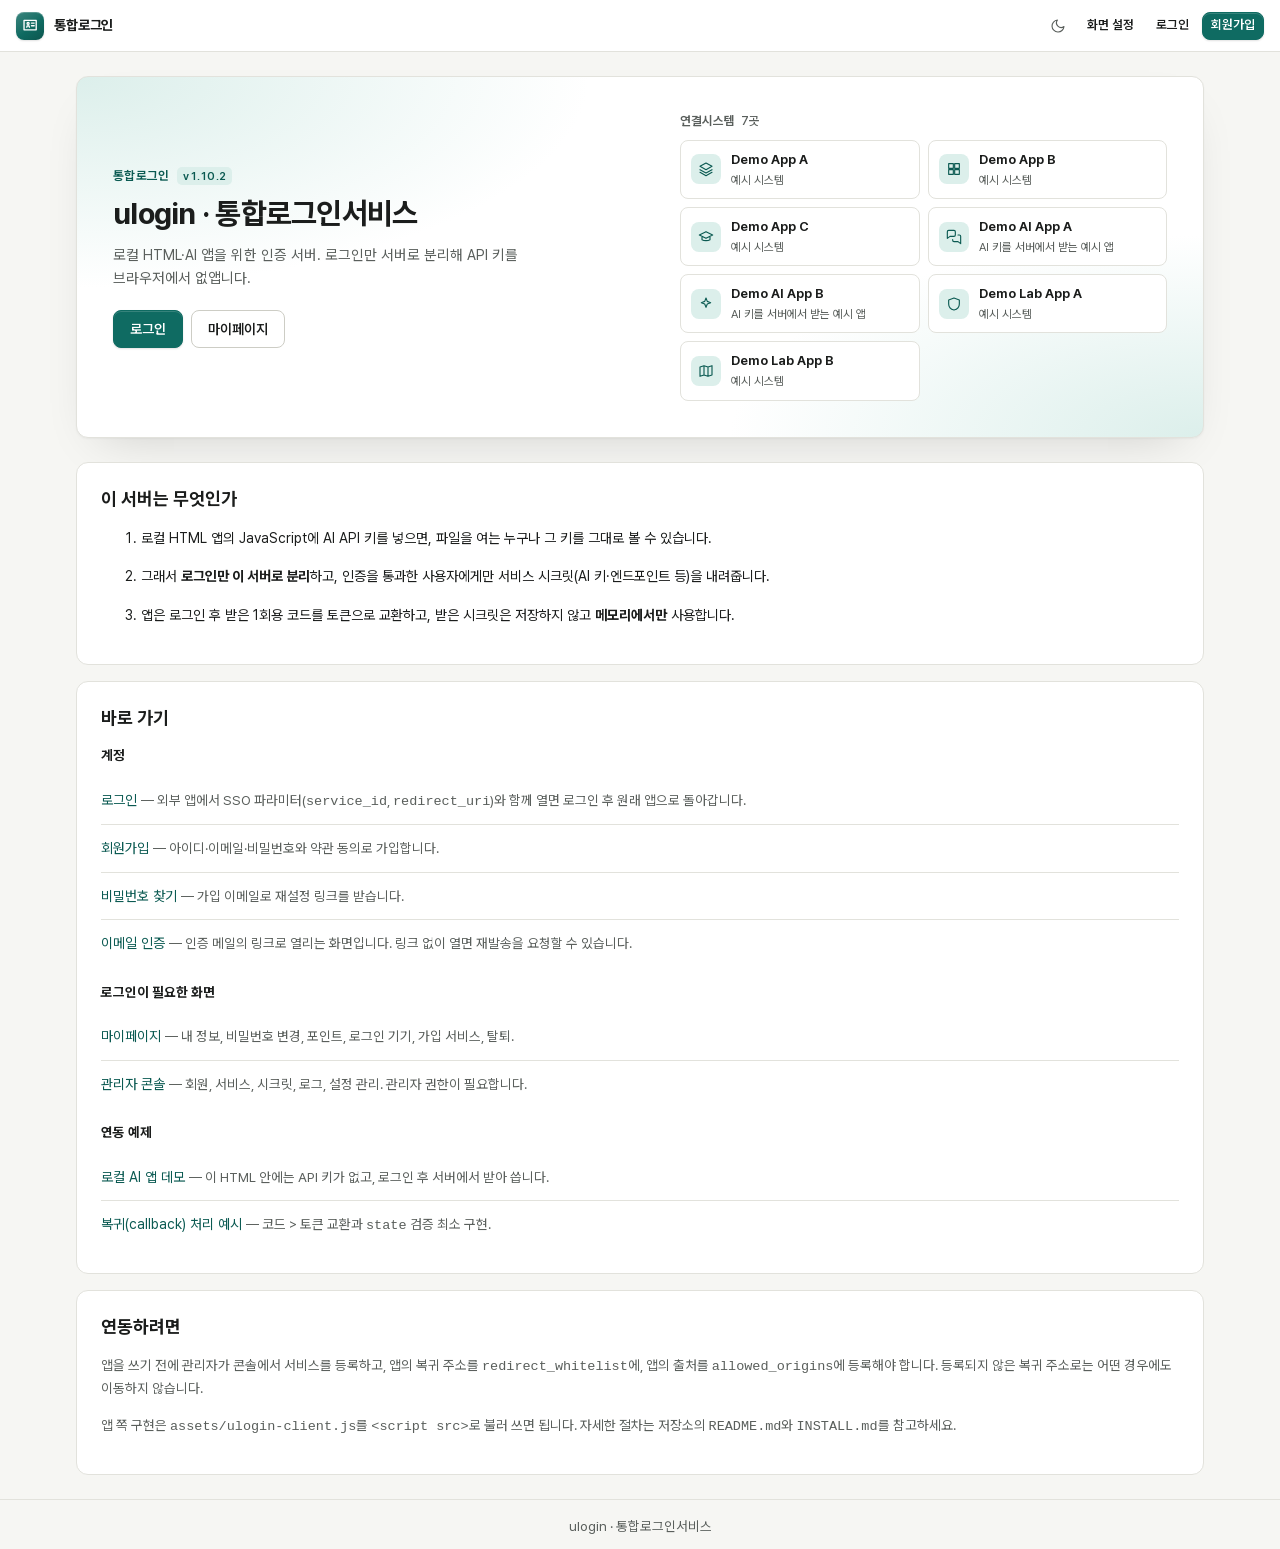
<file: public/index.html>
<!DOCTYPE html>
<html lang="ko" data-rui-font>
<head>
<meta charset="utf-8">
<meta name="viewport" content="width=device-width, initial-scale=1">
<title>ulogin · 통합로그인서비스</title>
<!-- 캐시 정책 — 아래 ?v= 와 meta 는 성격이 다르다. 지우기 전에 읽어라.
     자산 URL 의 ?v={버전} 이 배포 반영의 **주 수단**이다. 서버 설정·mod_headers·
     프록시에 전혀 의존하지 않는다 — 버전이 바뀌면 URL 이 바뀌고, 브라우저에게는
     처음 보는 URL 이므로 무조건 새로 받는다. "쿼리스트링이 지저분하다"는 이유로
     지우면 새 버전을 올려도 반영되지 않는 문제가 그대로 돌아온다.
     값 일괄 변경은 tools/bump_asset_version.php 로 한다(손으로 고치지 마라).
     아래 meta 는 **보조 수단이다.** 현대 브라우저는 http-equiv="Cache-Control" 을
     무시할 수 있다(HTTP 헤더만 신뢰). 주 방어는 public/.htaccess 의 no-store 이며,
     이 meta 를 캐시 무효화의 주 수단으로 믿으면 안 된다. -->
<meta http-equiv="Cache-Control" content="no-store">
<!-- 공용 테마 (research-ui G14) — v1.8.3 / 리더 판정 D-327
     공용 파일 셋(rui-theme.js · rui-tokens.css · rui.css)은 research-ui 원본을 **바이트 그대로** 복사했다.
     ulogin 전용 보정은 따로 둔다:
       · rui-ulogin-pre.js — rui-theme.js 보다 **먼저**. `?rui=` 인계가 SSO 쿼리·일회용 토큰을 지우지 않게
       · rui-layer.css     — rui.css 를 cascade layer 로 불러 style.css 와의 클래스 충돌(D-236)을 푼다
       · ulogin-theme.css  — 화면 모양 보정(로그인 좌우 분할 · 카드 · 공통 테마 2 · Pretendard 파일)
       · theme-ui.js       — 화면 설정(RUI.picker, 인라인 style 을 CSSOM 으로 옮긴다) · 밝기 · 버전 뱃지

     rui-theme.js 를 **스타일시트보다 먼저, head 에서** 부른다. <html> 에 data-rui-* 를 세우므로
     첫 그리기부터 색이 맞는다(GUIDE "새 앱에 쓰기").

     <html data-rui-font>: RUI.font() 의 jsdelivr 주입을 끈다(CSP style-src·font-src 'self').
     글꼴은 assets/PretendardVariable.woff2 를 직접 둔다(GUIDELINE 3장 — 외부 글꼴을 막는 서버).
     **CSP 를 넓히지 않는다** — 그것이 이 화면들의 방어다. -->
<script src="assets/rui-ulogin-pre.js?v=1.10.2"></script>
<script src="assets/rui-theme.js?v=1.10.2"></script>
<link rel="stylesheet" href="assets/rui-tokens.css?v=1.10.2">
<link rel="stylesheet" href="assets/rui-layer.css?v=1.10.2">
<link rel="stylesheet" href="assets/style.css?v=1.10.2">
<link rel="stylesheet" href="assets/ulogin-theme.css?v=1.10.2">
<script src="assets/theme-ui.js?v=1.10.2" defer></script>
</head>
<body>
<div class="page">

  <header class="site-header">
    <a class="brand" href="index.html"><span class="ul-logo" aria-hidden="true"><svg class="i" viewBox="0 0 24 24" aria-hidden="true"><path d="M3 5h18v14H3zM7 15a2 2 0 0 1 4 0M9 11a1.5 1.5 0 1 0 0-3 1.5 1.5 0 0 0 0 3zM14 9h4M14 13h4"/></svg></span><span>통합로그인</span></a>
    <span class="spacer"></span>
    <nav>
      <a class="btn btn-ghost btn-sm" href="login.html">로그인</a>
      <a class="btn btn-primary btn-sm" href="register.html">회원가입</a>
    </nav>
  </header>

  <main class="container">

    <!-- v1.8.3 — 첫 화면 머리(왼쪽 소개 · 오른쪽 연결된 시스템). 시스템 목록은 theme-ui.js 가 채운다. -->
    <section class="ul-hero">
      <div class="ul-hero-copy">
        <p class="ul-eyebrow">통합로그인 <span class="ul-ver" data-ul-ver hidden></span></p>
        <h1>ulogin · 통합로그인서비스</h1>
        <p class="sub">로컬 HTML·AI 앱을 위한 인증 서버. 로그인만 서버로 분리해 API 키를 브라우저에서 없앱니다.</p>
        <div class="ul-hero-acts">
          <a class="btn btn-primary" href="login.html">로그인</a>
          <a class="btn btn-secondary" href="mypage.html">마이페이지</a>
        </div>
      </div>
      <div class="ul-hero-sys" aria-labelledby="ul-hero-sys-h">
        <h2 class="ul-brand-sys-h" id="ul-hero-sys-h">연결시스템 <span class="ul-count" data-ul-systems-count></span></h2>
        <div data-ul-systems></div>
      </div>
    </section>

    <!-- 이 서버가 무엇인지 3줄 설명 -->
    <section class="card">
      <div class="card-head"><h2>이 서버는 무엇인가</h2></div>
      <div class="card-body">
        <ol class="stack">
          <li>로컬 HTML 앱의 JavaScript에 AI API 키를 넣으면, 파일을 여는 누구나 그 키를 그대로 볼 수 있습니다.</li>
          <li>그래서 <strong>로그인만 이 서버로 분리</strong>하고, 인증을 통과한 사용자에게만 서비스 시크릿(AI 키·엔드포인트 등)을 내려줍니다.</li>
          <li>앱은 로그인 후 받은 1회용 코드를 토큰으로 교환하고, 받은 시크릿은 저장하지 않고 <strong>메모리에서만</strong> 사용합니다.</li>
        </ol>
      </div>
    </section>

    <section class="card">
      <div class="card-head"><h2>바로 가기</h2></div>
      <div class="card-body">

        <h3 class="text-sm">계정</h3>
        <ul class="list-plain">
          <li>
            <a href="login.html">로그인</a>
            <span class="text-sm text-muted"> — 외부 앱에서 SSO 파라미터(<span class="mono">service_id</span>,
              <span class="mono">redirect_uri</span>)와 함께 열면 로그인 후 원래 앱으로 돌아갑니다.</span>
          </li>
          <li>
            <a href="register.html">회원가입</a>
            <span class="text-sm text-muted"> — 아이디·이메일·비밀번호와 약관 동의로 가입합니다.</span>
          </li>
          <li>
            <a href="forgot.html">비밀번호 찾기</a>
            <span class="text-sm text-muted"> — 가입 이메일로 재설정 링크를 받습니다.</span>
          </li>
          <li>
            <a href="verify.html">이메일 인증</a>
            <span class="text-sm text-muted"> — 인증 메일의 링크로 열리는 화면입니다. 링크 없이 열면 재발송을 요청할 수 있습니다.</span>
          </li>
        </ul>

        <h3 class="text-sm">로그인이 필요한 화면</h3>
        <ul class="list-plain">
          <li>
            <a href="mypage.html">마이페이지</a>
            <span class="text-sm text-muted"> — 내 정보, 비밀번호 변경, 포인트, 로그인 기기, 가입 서비스, 탈퇴.</span>
          </li>
          <li>
            <a href="admin.html">관리자 콘솔</a>
            <span class="text-sm text-muted"> — 회원, 서비스, 시크릿, 로그, 설정 관리. 관리자 권한이 필요합니다.</span>
          </li>
        </ul>

        <h3 class="text-sm">연동 예제</h3>
        <ul class="list-plain">
          <li>
            <a href="../examples/local-ai-app.html" data-ulogin-up>로컬 AI 앱 데모</a>
            <span class="text-sm text-muted"> — 이 HTML 안에는 API 키가 없고, 로그인 후 서버에서 받아 씁니다.</span>
          </li>
          <li>
            <a href="../examples/callback.html" data-ulogin-up>복귀(callback) 처리 예시</a>
            <span class="text-sm text-muted"> — 코드 > 토큰 교환과 <span class="mono">state</span> 검증 최소 구현.</span>
          </li>
        </ul>

      </div>
    </section>

    <section class="card">
      <div class="card-head"><h2>연동하려면</h2></div>
      <div class="card-body">
        <p class="text-sm text-muted">
          앱을 쓰기 전에 관리자가 콘솔에서 서비스를 등록하고, 앱의 복귀 주소를
          <span class="mono">redirect_whitelist</span>에, 앱의 출처를
          <span class="mono">allowed_origins</span>에 등록해야 합니다.
          등록되지 않은 복귀 주소로는 어떤 경우에도 이동하지 않습니다.
        </p>
        <p class="text-sm text-muted">
          앱 쪽 구현은 <span class="mono">assets/ulogin-client.js</span>를 <span class="mono">&lt;script src&gt;</span>로
          불러 쓰면 됩니다. 자세한 절차는 저장소의 <span class="mono">README.md</span>와
          <span class="mono">INSTALL.md</span>를 참고하세요.
        </p>
      </div>
    </section>

  </main>

  <!-- 푸터에 버전 문자열을 손으로 박아 두지 마라 (리더 판정 D-99).
       이어지는 서술은 v1.2.0 시점의 과거 기록이다 — 거기 적힌 버전 값은
       그때의 값이고, 현재 값이 아니며 따라 쓸 예시도 아니다.
       (현재 값은 {설치루트}/public/version.txt 와 이 파일이 실제로 불러오는
        자산 URL 의 ?v= 를 보라)
       여기에는 `ulogin v1.0.0` 이 v1.1.0·v1.2.0 을 지나도록 남아 있었다.
       v1.2.0 시점에는 화면에 인쇄된 값이 당시의 public/version.txt(1.2.0_20260828)와
       당시 자산 URL 의 ?v=1.2.0 을 동시에 부정하는 상태였다 — 배포 반영을
       확인하려는 사람에게 가장 먼저 보이는 자리에서 거짓말을 하고 있었다.
       버전의 단일 출처는 두 곳이고, 둘 다 릴리스 절차가 자동으로 갱신한다.
         · {설치루트}/public/version.txt   — 지금 올라간 배포본 (no-store)
         · 자산 URL 의 ?v=                 — bump_asset_version.php 가 일괄 치환
       다른 화면의 푸터는 버전을 인쇄하지 않는다. 이 화면만 예외였다.
       (다시 넣으면 bump_asset_version.php 가 종료코드 1로 실패한다) -->
  <footer class="site-footer">ulogin · 통합로그인서비스</footer>
</div>
</body>
</html>
</file>
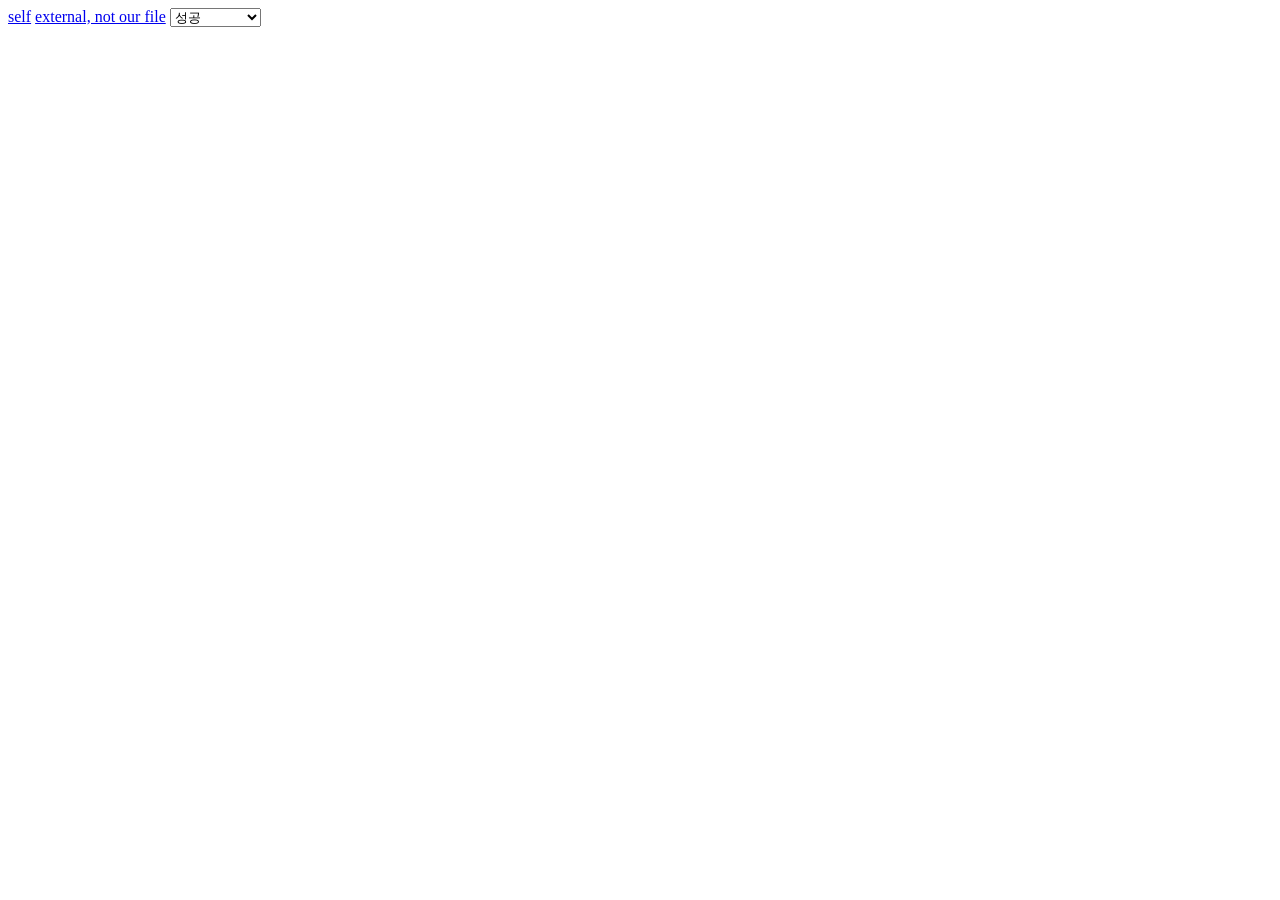
<file: tests/fixtures/negative/root/public/index.html>
<!doctype html>
<html lang="ko"><head><title>negative control</title></head><body>
<a href="index.html">self</a>
<a href="https://example.invalid/elsewhere.html">external, not our file</a>
<script>
  // 주석 안의 링크: href="never_exists.html" 는 판정 대상이 아니어야 한다
  api('/api/auth/login');
  api('/api/admin/logs');
  api('/api/me');

  // login_logs.result 라벨 맵 + 필터 옵션. 서버가 쓰는 세 값을 전부 덮는다.
  var LOGIN_RESULT_LABELS = {
    success: '성공',
    fail_credential: '자격 불일치',
    logout: '로그아웃'
  };

  // 응답 필드를 전부 읽는다 -> chk_unconsumed_response_fields 가 조용해야 한다
  var u = res.user;
  var tok = res.access_token;
  var pts = res.points;
  var items = res.items;
  var total = res.total;

  var url = 'https://example.invalid/x//y';
</script>
<select id="lg-result">
  <option value="success">성공</option>
  <option value="fail_credential">자격 불일치</option>
  <option value="logout">로그아웃</option>
</select>
</body></html>
</file>
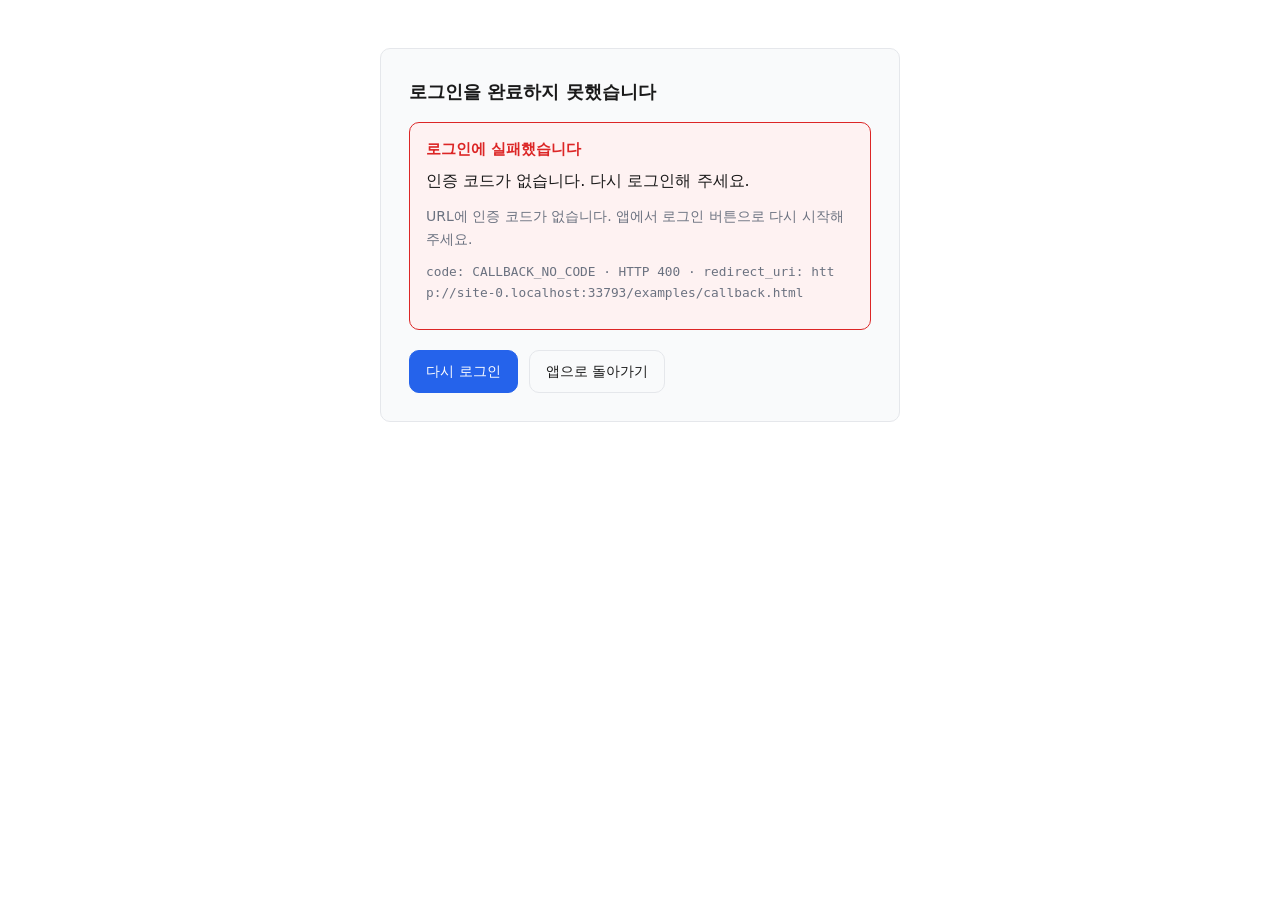
<file: examples/callback.html>
<!DOCTYPE html>
<!--
  callback.html — ulogin 복귀(콜백) 처리 페이지

  이 파일에는 API 키가 없습니다. 로그인 후 서버에서 받아옵니다.

  하는 일은 딱 하나다: URL의 code를 토큰·시크릿으로 교환하고 원래 있던 화면으로 돌려보낸다.
  이 파일의 주소(http://localhost:5173/examples/callback.html)가 로그인 서버의
  redirect_whitelist 에 **완전히 같은 문자열로** 등록되어 있어야 한다.
-->
<html lang="ko">
<head>
<meta charset="utf-8">
<meta name="viewport" content="width=device-width, initial-scale=1">
<!-- 캐시 정책 — 아래 meta 는 **보조 수단이다.** 현대 브라우저는
     http-equiv="Cache-Control" 을 무시할 수 있다(HTTP 헤더만 신뢰).
     주 방어는 같은 폴더의 examples/.htaccess 가 붙이는 no-store 이며,
     이 meta 를 캐시 무효화의 주 수단으로 믿으면 안 된다.
     그래도 여기에 두는 이유 — 이 파일은 로컬 앱으로 **복사돼 나간다.**
     복사본에는 examples/.htaccess 가 따라가지 않으므로, 복사본에서는 이 한 줄이
     남는 유일한 수단이다.
     왜 필요한가 — 이 HTML 이 캐시되면 아래 script src 의 ?v= 값도 옛 값으로
     굳는다. 그러면 새 버전을 올려도 브라우저가 서버에 묻지도 않고 옛
     ulogin-client.js 를 계속 쓴다(그 자산에는 immutable 이 걸려 있다). -->
<meta http-equiv="Cache-Control" content="no-store">
<title>로그인 처리 중… · ulogin</title>
<style>
  :root {
    --bg: #ffffff; --fg: #1a1a1a; --muted: #6b7280;
    --card: #f9fafb; --border: #e5e7eb;
    --primary: #2563eb; --primary-fg: #ffffff;
    --danger: #dc2626; --danger-soft: #fef2f2;
    --warn: #d97706; --radius: 10px;
  }
  @media (prefers-color-scheme: dark) {
    :root {
      --bg: #0f1115; --fg: #e6e8eb; --muted: #9aa4b2;
      --card: #171a21; --border: #262b36; --danger-soft: #2a1618;
    }
  }
  * { box-sizing: border-box; }
  body {
    margin: 0; padding: 48px 20px; background: var(--bg); color: var(--fg);
    font-family: system-ui, -apple-system, "Segoe UI", "Malgun Gothic", sans-serif;
    line-height: 1.6; display: flex; justify-content: center;
  }
  .card {
    width: 100%; max-width: 520px; background: var(--card);
    border: 1px solid var(--border); border-radius: var(--radius); padding: 28px;
  }
  h1 { font-size: 1.15rem; margin: 0 0 4px; }
  p { margin: 0 0 12px; }
  .muted { color: var(--muted); font-size: .875rem; }
  .spinner {
    display: inline-block; width: 16px; height: 16px; vertical-align: -3px;
    border: 2px solid var(--border); border-top-color: var(--primary);
    border-radius: 50%; animation: spin .8s linear infinite; margin-right: 8px;
  }
  @keyframes spin { to { transform: rotate(360deg); } }
  @media (prefers-reduced-motion: reduce) { .spinner { animation: none; } }
  .alert {
    border: 1px solid var(--danger); background: var(--danger-soft);
    border-radius: var(--radius); padding: 14px 16px; margin: 16px 0;
  }
  .alert h2 { font-size: .95rem; margin: 0 0 6px; color: var(--danger); }
  .code {
    font-family: ui-monospace, SFMono-Regular, Consolas, monospace;
    font-size: .8rem; color: var(--muted); word-break: break-all;
  }
  .btn {
    display: inline-block; padding: 9px 16px; border-radius: var(--radius);
    border: 1px solid var(--border); background: transparent; color: var(--fg);
    font: inherit; font-size: .9rem; cursor: pointer; margin: 4px 6px 0 0;
  }
  .btn-primary { background: var(--primary); border-color: var(--primary); color: var(--primary-fg); }
  .btn:disabled { opacity: .55; cursor: not-allowed; }
  .hidden { display: none; }
</style>
</head>
<body>
<main class="card">
  <h1 id="title"><span class="spinner" id="spinner"></span>로그인 처리 중…</h1>
  <p class="muted" id="msg">잠시만 기다려 주세요. 인증 코드를 토큰으로 교환하고 있습니다.</p>

  <div class="alert hidden" id="errBox" role="alert">
    <h2 id="errTitle">로그인에 실패했습니다</h2>
    <p id="errMsg"></p>
    <p class="muted" id="errHint"></p>
    <p class="code" id="errCode"></p>
  </div>

  <div id="actions" class="hidden">
    <button type="button" class="btn btn-primary" id="btnLogin">다시 로그인</button>
    <button type="button" class="btn hidden" id="btnRetry">교환 다시 시도</button>
    <button type="button" class="btn" id="btnHome">앱으로 돌아가기</button>
  </div>
</main>

<!-- ?v={버전} — 자산 캐시 무효화(주 수단). 로그인 서버를 새 버전으로 갱신하면 이 값도
     바뀐다. 지우면 브라우저가 옛 ulogin-client.js 를 무기한 계속 쓴다.
     값 일괄 변경: tools/bump_asset_version.php -->
<script src="../public/assets/ulogin-client.js?v=1.10.1"></script>
<script>
(function () {
  'use strict';

  /* ── 설정 ─────────────────────────────────────────────────────────────
     local-ai-app.html의 "연결 설정"에서 저장한 값을 그대로 읽는다.
     두 파일이 같은 server / serviceId / redirectUri 를 써야 교환이 성공한다.

     server 는 ulogin **설치 루트** 한 칸이다 (leader_decisions D-28).
     클라이언트가 {server}/server/api/... 와 {server}/public/login.html 을 파생시킨다. */
  var DEFAULTS = { server: 'https://your-host.com/ulogin', serviceId: 'local-ai-chat', apiExt: '.php' };
  var CONFIG_KEY = 'ulogin_demo_config';

  function loadConfig() {
    var saved = null;
    try { saved = JSON.parse(localStorage.getItem(CONFIG_KEY) || 'null'); } catch (e) { saved = null; }
    var cfg = {
      server: (saved && saved.server) || DEFAULTS.server,
      serviceId: (saved && saved.serviceId) || DEFAULTS.serviceId,
      apiExt: (saved && typeof saved.apiExt === 'string') ? saved.apiExt : DEFAULTS.apiExt
    };
    // redirect_uri는 이 파일의 실제 주소다. 화이트리스트 등록값과 완전히 같아야 한다
    cfg.redirectUri = new URL('callback.html', location.href).href;
    return cfg;
  }

  var cfg = loadConfig();
  var appUrl = new URL('local-ai-app.html', location.href);
  var appPath = appUrl.pathname + appUrl.search;   // 내부 경로만 (guardReturnTo 통과용)

  var $ = function (id) { return document.getElementById(id); };

  function showError(err) {
    $('spinner').classList.add('hidden');
    $('title').textContent = '로그인을 완료하지 못했습니다';
    $('msg').classList.add('hidden');
    $('errBox').classList.remove('hidden');
    $('actions').classList.remove('hidden');

    var code = (err && err.code) || 'SERVER_ERROR';
    var hints = {
      STATE_MISMATCH:
        '보안상 요청을 중단했습니다. 이 페이지를 직접 열거나 새로고침·즐겨찾기로 다시 방문하면 발생합니다. ' +
        '앱에서 로그인 버튼을 눌러 처음부터 다시 시작해 주세요.',
      CALLBACK_NO_CODE:
        'URL에 인증 코드가 없습니다. 앱에서 로그인 버튼으로 다시 시작해 주세요.',
      SSO_CODE_INVALID:
        '인증 코드가 만료(60초)되었거나 이미 사용되었습니다. 다시 로그인해 주세요.',
      SSO_INVALID_REDIRECT:
        '이 페이지 주소가 서비스의 복귀 주소 화이트리스트에 없습니다. 관리자에게 아래 주소 등록을 요청하세요.',
      SSO_INVALID_SERVICE:
        'service_id가 등록되지 않았거나 비활성 상태입니다. 관리자 콘솔에서 서비스를 확인해 주세요.',
      NETWORK_ERROR:
        '서버에 연결할 수 없습니다. 로그인 서버 주소·HTTPS·CORS(allowed_origins) 설정을 확인하고 다시 시도해 주세요. ' +
        '인증 코드는 60초만 유효합니다.',
      RATE_LIMITED: '요청이 너무 많습니다. 잠시 후 다시 시도해 주세요.'
    };

    // 서버/클라이언트가 준 문장을 그대로 쓴다. textContent이므로 주입 위험이 없다
    $('errMsg').textContent = (err && err.message) || '알 수 없는 오류가 발생했습니다.';
    $('errHint').textContent = hints[code] || '';
    $('errCode').textContent = 'code: ' + code +
      (err && err.status ? ' · HTTP ' + err.status : '') +
      ' · redirect_uri: ' + cfg.redirectUri;

    // 네트워크 실패로 code가 아직 소모되지 않았을 때만 "교환 다시 시도"를 노출한다
    if (code === 'NETWORK_ERROR' && ulogin && ulogin.canRetryCallback()) {
      $('btnRetry').classList.remove('hidden');
    }
  }

  var ulogin;
  try {
    ulogin = new UloginClient({
      server: cfg.server,
      serviceId: cfg.serviceId,
      redirectUri: cfg.redirectUri,
      apiExt: cfg.apiExt,
      storage: 'localStorage'
    });
  } catch (e) {
    showError(e);
    return;
  }

  $('btnLogin').addEventListener('click', function () {
    ulogin.login({ returnTo: appPath });
  });

  $('btnHome').addEventListener('click', function () {
    location.href = appUrl.href;
  });

  $('btnRetry').addEventListener('click', function () {
    var b = $('btnRetry');
    b.disabled = true;
    b.textContent = '교환 중…';
    ulogin.retryCallback().catch(function (err) {
      b.disabled = false;
      b.textContent = '교환 다시 시도';
      showError(err);
    });
  });

  // 성공하면 클라이언트 내부에서 return_to로 location.replace() 한다.
  // 즉 아래 then은 보통 화면 갱신 없이 이동으로 끝난다.
  ulogin.handleCallback().then(function () {
    $('msg').textContent = '로그인되었습니다. 원래 화면으로 돌아갑니다…';
  }).catch(showError);
})();
</script>
</body>
</html>
</file>
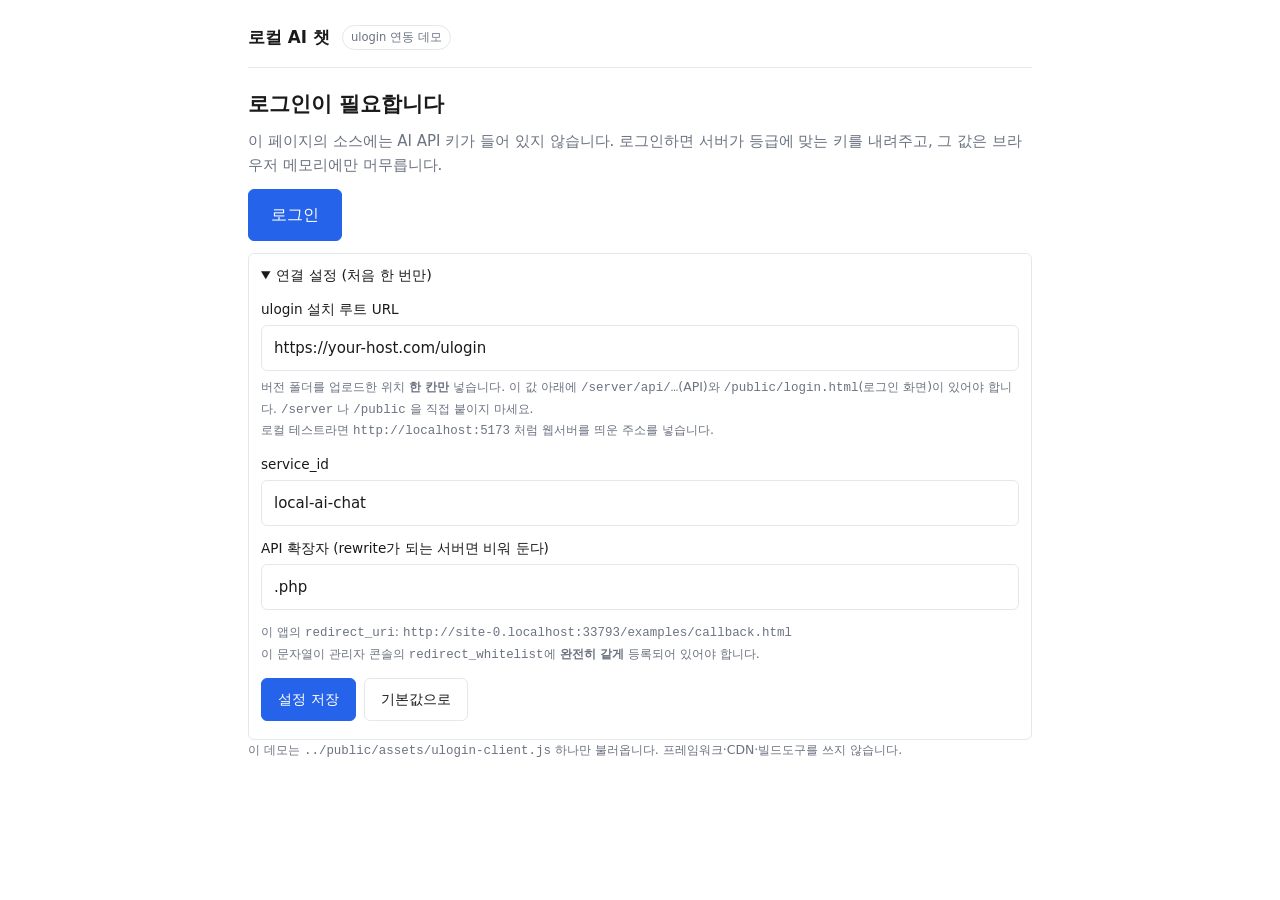
<file: examples/local-ai-app.html>
<!DOCTYPE html>
<!--
  local-ai-app.html — 로컬 AI 앱 데모 (ulogin 연동)

  이 파일에는 API 키가 없습니다. 로그인 후 서버에서 받아옵니다.

  전체 흐름:
    로그인 버튼 → 로그인 서버(login.html) → callback.html → 이 화면으로 복귀
    → GET /api/auth/session 으로 payload(ai_api_key/api_base/model) 수신
    → 프롬프트 전송 시 POST /api/points/consume 로 포인트 차감 후 AI 호출

  payload는 브라우저 **메모리에만** 있다. localStorage에는 토큰과 만료시각만 들어간다.
  새로고침하면 payload는 사라지고 getSession()으로 다시 받아온다.

  실행: 버전 폴더에서  python -m http.server 5173
        → http://localhost:5173/examples/local-ai-app.html
  file:// 로 열면 crypto.subtle(PKCE)과 CORS가 막혀 동작하지 않는다.
-->
<html lang="ko">
<head>
<meta charset="utf-8">
<meta name="viewport" content="width=device-width, initial-scale=1">
<!-- 캐시 정책 — 아래 meta 는 **보조 수단이다.** 현대 브라우저는
     http-equiv="Cache-Control" 을 무시할 수 있다(HTTP 헤더만 신뢰).
     주 방어는 같은 폴더의 examples/.htaccess 가 붙이는 no-store 이며,
     이 meta 를 캐시 무효화의 주 수단으로 믿으면 안 된다.
     그래도 여기에 두는 이유 — 이 파일은 로컬 앱으로 **복사돼 나간다.**
     복사본에는 examples/.htaccess 가 따라가지 않으므로, 복사본에서는 이 한 줄이
     남는 유일한 수단이다.
     왜 필요한가 — 이 HTML 이 캐시되면 아래 script src 의 ?v= 값도 옛 값으로
     굳는다. 그러면 새 버전을 올려도 브라우저가 서버에 묻지도 않고 옛
     ulogin-client.js 를 계속 쓴다(그 자산에는 immutable 이 걸려 있다). -->
<meta http-equiv="Cache-Control" content="no-store">
<title>로컬 AI 챗 · ulogin 연동 데모</title>
<style>
  /* 외부 앱이므로 style.css에 의존하지 않는다. 전부 이 파일 안에 있다. */
  :root {
    --bg: #ffffff; --fg: #1a1a1a; --muted: #6b7280;
    --card: #f9fafb; --card-2: #ffffff; --border: #e5e7eb;
    --primary: #2563eb; --primary-fg: #ffffff; --primary-hover: #1d4ed8;
    --danger: #dc2626; --danger-soft: #fef2f2;
    --success: #16a34a; --success-soft: #f0fdf4;
    --warn: #d97706; --warn-soft: #fffbeb;
    --radius: 10px; --radius-sm: 6px; --radius-pill: 999px;
    /* 등급 3축: 계정=파랑 / 역할=보라 / 결제=초록 */
    --badge-account-bg: #eff6ff; --badge-account-fg: #1d4ed8; --badge-account-border: #bfdbfe;
    --badge-role-bg: #f5f3ff; --badge-role-fg: #6d28d9; --badge-role-border: #ddd6fe;
    --badge-billing-bg: #f0fdf4; --badge-billing-fg: #15803d; --badge-billing-border: #bbf7d0;
    --mono: ui-monospace, SFMono-Regular, Consolas, "Liberation Mono", monospace;
  }
  @media (prefers-color-scheme: dark) {
    :root {
      --bg: #0f1115; --fg: #e6e8eb; --muted: #9aa4b2;
      --card: #171a21; --card-2: #1c2027; --border: #262b36;
      --danger-soft: #2a1618; --success-soft: #10241a; --warn-soft: #2a2113;
      --badge-account-bg: #16233c; --badge-account-fg: #93c5fd; --badge-account-border: #1e3a5f;
      --badge-role-bg: #241d3d; --badge-role-fg: #c4b5fd; --badge-role-border: #3b2f63;
      --badge-billing-bg: #12291c; --badge-billing-fg: #86efac; --badge-billing-border: #1f4a2f;
    }
  }
  * { box-sizing: border-box; }
  body {
    margin: 0; background: var(--bg); color: var(--fg);
    font-family: system-ui, -apple-system, "Segoe UI", "Malgun Gothic", sans-serif;
    line-height: 1.6; font-size: 15px;
  }
  .wrap { max-width: 820px; margin: 0 auto; padding: 24px 18px 64px; }
  header.top {
    display: flex; align-items: center; gap: 12px; flex-wrap: wrap;
    padding-bottom: 16px; border-bottom: 1px solid var(--border); margin-bottom: 20px;
  }
  .brand { font-weight: 700; font-size: 1.05rem; }
  .spacer { flex: 1 1 auto; }
  h1 { font-size: 1.3rem; margin: 0 0 8px; }
  h2 { font-size: .95rem; margin: 0; }
  p { margin: 0 0 12px; }
  .muted { color: var(--muted); }
  .sm { font-size: .85rem; }
  .xs { font-size: .78rem; }
  .mono { font-family: var(--mono); }
  .hidden { display: none !important; }

  .card {
    background: var(--card); border: 1px solid var(--border);
    border-radius: var(--radius); margin-bottom: 16px; overflow: hidden;
  }
  .card-head {
    display: flex; align-items: center; gap: 8px; flex-wrap: wrap;
    padding: 12px 16px; border-bottom: 1px solid var(--border); background: var(--card-2);
  }
  .card-body { padding: 16px; }

  .btn {
    display: inline-flex; align-items: center; gap: 6px; padding: 9px 16px;
    border: 1px solid var(--border); background: transparent; color: var(--fg);
    border-radius: var(--radius-sm); font: inherit; font-size: .9rem; cursor: pointer;
  }
  .btn:hover:not(:disabled) { border-color: var(--muted); }
  .btn-primary { background: var(--primary); border-color: var(--primary); color: var(--primary-fg); }
  .btn-primary:hover:not(:disabled) { background: var(--primary-hover); }
  .btn-lg { padding: 12px 22px; font-size: 1rem; }
  .btn:disabled { opacity: .55; cursor: not-allowed; }
  .btn-row { display: flex; gap: 8px; flex-wrap: wrap; }

  .badge {
    display: inline-flex; align-items: baseline; gap: 5px; padding: 3px 10px;
    border-radius: var(--radius-pill); border: 1px solid var(--border);
    font-size: .8rem; white-space: nowrap;
  }
  .badge .axis { font-size: .68rem; opacity: .8; }
  .badge-account_level { background: var(--badge-account-bg); color: var(--badge-account-fg); border-color: var(--badge-account-border); }
  .badge-role         { background: var(--badge-role-bg);    color: var(--badge-role-fg);    border-color: var(--badge-role-border); }
  .badge-billing_tier { background: var(--badge-billing-bg); color: var(--badge-billing-fg); border-color: var(--badge-billing-border); }
  .badge-row { display: flex; gap: 6px; flex-wrap: wrap; margin: 8px 0 0; }

  .kv { width: 100%; border-collapse: collapse; font-size: .88rem; }
  .kv th, .kv td { text-align: left; padding: 7px 8px; border-bottom: 1px solid var(--border); vertical-align: top; }
  .kv th { width: 34%; color: var(--muted); font-weight: 500; }
  .kv tr:last-child th, .kv tr:last-child td { border-bottom: 0; }
  .table-wrap { overflow-x: auto; }

  .pill {
    display: inline-block; padding: 2px 8px; border-radius: var(--radius-pill);
    border: 1px solid var(--border); font-size: .72rem; color: var(--muted);
  }
  .points { font-size: 1.5rem; font-weight: 700; }

  .alert { border: 1px solid var(--border); border-radius: var(--radius-sm); padding: 12px 14px; margin: 0 0 12px; }
  .alert-danger  { border-color: var(--danger);  background: var(--danger-soft); }
  .alert-warn    { border-color: var(--warn);    background: var(--warn-soft); }
  .alert-success { border-color: var(--success); background: var(--success-soft); }
  .alert-title { font-weight: 600; margin: 0 0 4px; }

  textarea, input[type="text"] {
    width: 100%; padding: 10px 12px; font: inherit; color: var(--fg);
    background: var(--bg); border: 1px solid var(--border); border-radius: var(--radius-sm);
  }
  textarea { min-height: 88px; resize: vertical; }
  label { display: block; font-size: .85rem; margin: 0 0 4px; }
  .field { margin-bottom: 12px; }

  .msg { border: 1px solid var(--border); border-radius: var(--radius-sm); padding: 10px 12px; margin-bottom: 10px; background: var(--bg); }
  .msg-role { font-size: .72rem; color: var(--muted); margin-bottom: 4px; }
  .msg-body { white-space: pre-wrap; word-break: break-word; }
  .msg-user { border-left: 3px solid var(--primary); }
  .msg-ai { border-left: 3px solid var(--success); }
  .msg-err { border-left: 3px solid var(--danger); }

  details { border: 1px solid var(--border); border-radius: var(--radius-sm); padding: 10px 12px; }
  summary { cursor: pointer; font-size: .9rem; }
  .spinner {
    display: inline-block; width: 14px; height: 14px;
    border: 2px solid var(--border); border-top-color: var(--primary);
    border-radius: 50%; animation: spin .8s linear infinite;
  }
  @keyframes spin { to { transform: rotate(360deg); } }
  @media (prefers-reduced-motion: reduce) { .spinner { animation: none; } }
</style>
</head>
<body>
<div class="wrap">

  <header class="top">
    <span class="brand">로컬 AI 챗</span>
    <span class="pill">ulogin 연동 데모</span>
    <span class="spacer"></span>
    <span class="sm muted" id="whoami"></span>
  </header>

  <!-- 세션 만료 안내 (onExpire) -->
  <div class="alert alert-warn hidden" id="expireBanner" role="alert">
    <p class="alert-title">세션이 만료되었습니다</p>
    <p class="sm" style="margin:0 0 8px">보안을 위해 일정 시간이 지나면 로그인이 해제됩니다. 다시 로그인해 주세요.</p>
    <button type="button" class="btn btn-primary" id="btnReloginBanner">다시 로그인</button>
  </div>

  <!-- 환경 경고 (file:// / 비보안 컨텍스트) -->
  <div class="alert alert-danger hidden" id="envWarn" role="alert">
    <p class="alert-title" id="envWarnTitle"></p>
    <p class="sm" id="envWarnBody" style="margin:0"></p>
  </div>

  <!-- ───────── 미로그인 ───────── -->
  <section id="viewOut">
    <h1>로그인이 필요합니다</h1>
    <p class="muted">
      이 페이지의 소스에는 AI API 키가 들어 있지 않습니다.
      로그인하면 서버가 등급에 맞는 키를 내려주고, 그 값은 브라우저 메모리에만 머무릅니다.
    </p>
    <p><button type="button" class="btn btn-primary btn-lg" id="btnLogin">로그인</button></p>

    <details id="cfgBox">
      <summary>연결 설정 (처음 한 번만)</summary>
      <div style="margin-top:12px">
        <div class="field">
          <label for="cfgServer">ulogin 설치 루트 URL</label>
          <input type="text" id="cfgServer" class="mono" placeholder="https://your-host.com/ulogin" autocomplete="off">
          <p class="xs muted" style="margin:6px 0 0">
            버전 폴더를 업로드한 위치 <b>한 칸만</b> 넣습니다. 이 값 아래에
            <span class="mono">/server/api/…</span>(API)와 <span class="mono">/public/login.html</span>(로그인 화면)이
            있어야 합니다. <span class="mono">/server</span> 나 <span class="mono">/public</span> 을 직접 붙이지 마세요.<br>
            로컬 테스트라면 <span class="mono">http://localhost:5173</span> 처럼 웹서버를 띄운 주소를 넣습니다.
          </p>
        </div>
        <div class="field">
          <label for="cfgServiceId">service_id</label>
          <input type="text" id="cfgServiceId" class="mono" placeholder="local-ai-chat" autocomplete="off">
        </div>
        <div class="field">
          <label for="cfgApiExt">API 확장자 (rewrite가 되는 서버면 비워 둔다)</label>
          <input type="text" id="cfgApiExt" class="mono" placeholder=".php" autocomplete="off">
        </div>
        <p class="xs muted">
          이 앱의 <span class="mono">redirect_uri</span>: <span class="mono" id="cfgRedirect"></span><br>
          이 문자열이 관리자 콘솔의 <span class="mono">redirect_whitelist</span>에 <b>완전히 같게</b> 등록되어 있어야 합니다.
        </p>
        <div class="btn-row">
          <button type="button" class="btn btn-primary" id="btnCfgSave">설정 저장</button>
          <button type="button" class="btn" id="btnCfgReset">기본값으로</button>
        </div>
        <p class="xs muted" id="cfgSaved" style="margin:8px 0 0"></p>
      </div>
    </details>
  </section>

  <!-- ───────── 로그인 상태 ───────── -->
  <section id="viewIn" class="hidden">

    <!-- 1) 사용자 / 등급 / 포인트 -->
    <div class="card">
      <div class="card-head">
        <h2>내 계정</h2>
        <span class="spacer"></span>
        <button type="button" class="btn" id="btnRefresh">세션 새로고침</button>
        <button type="button" class="btn" id="btnLogout">로그아웃</button>
      </div>
      <div class="card-body">
        <div class="table-wrap">
          <table class="kv">
            <tbody>
              <tr><th scope="row">아이디</th><td class="mono" id="uUsername">-</td></tr>
              <tr><th scope="row">닉네임</th><td id="uNickname">-</td></tr>
              <tr><th scope="row">등급</th><td><div class="badge-row" id="uBadges"></div></td></tr>
              <tr><th scope="row">포인트</th><td><span class="points" id="uPoints">-</span> <span class="sm muted">P</span></td></tr>
              <tr><th scope="row">서비스 / 세션</th><td class="mono xs" id="uSession">-</td></tr>
            </tbody>
          </table>
        </div>
      </div>
    </div>

    <!-- 2) 서버에서 받은 payload -->
    <div class="card">
      <div class="card-head">
        <h2>서버에서 받은 시크릿 payload</h2>
        <span class="spacer"></span>
        <span class="pill" id="payloadCount"></span>
      </div>
      <div class="card-body">
        <p class="xs muted" style="margin:0 0 10px">
          자격증명으로 보이는 값은 <b>앞 6자만</b> 표시하고 나머지는 가립니다.
          전체 값은 이 탭의 메모리에만 있고 <span class="mono">localStorage</span>에는 저장되지 않습니다.
          등급이 모자란 시크릿은 에러 없이 조용히 빠집니다.
        </p>
        <div class="table-wrap">
          <table class="kv"><tbody id="payloadRows"></tbody></table>
        </div>
      </div>
    </div>

    <!-- 3) AI 호출 -->
    <div class="card">
      <div class="card-head">
        <h2>AI 호출</h2>
        <span class="spacer"></span>
        <span class="pill" id="costPill"></span>
      </div>
      <div class="card-body">
        <div class="alert alert-warn hidden" id="noKeyWarn" role="status">
          <p class="alert-title">이 등급에서는 AI 기능을 쓸 수 없습니다</p>
          <p class="sm" id="noKeyDetail" style="margin:0"></p>
        </div>

        <form id="chatForm">
          <div class="field">
            <label for="prompt">프롬프트</label>
            <textarea id="prompt" placeholder="예) 한 문장으로 자기소개해 줘."></textarea>
          </div>
          <div class="btn-row">
            <button type="submit" class="btn btn-primary" id="btnSend">보내기</button>
            <span class="sm muted" id="sendStatus"></span>
          </div>
        </form>

        <div id="chatLog" style="margin-top:16px"></div>
      </div>
    </div>

  </section>

  <p class="xs muted">
    이 데모는 <span class="mono">../public/assets/ulogin-client.js</span> 하나만 불러옵니다.
    프레임워크·CDN·빌드도구를 쓰지 않습니다.
  </p>
</div>

<!-- ?v={버전} — 자산 캐시 무효화(주 수단). 로그인 서버를 새 버전으로 갱신하면 이 값도
     바뀐다. 지우면 브라우저가 옛 ulogin-client.js 를 무기한 계속 쓴다.
     값 일괄 변경: tools/bump_asset_version.php -->
<script src="../public/assets/ulogin-client.js?v=1.10.1"></script>
<script>
(function () {
  'use strict';

  /* ================================================================
   * 0. 설정
   * ================================================================ */

  /* server = ulogin **설치 루트** 한 칸 (leader_decisions D-28).
     클라이언트가 {server}/server/api/... 와 {server}/public/login.html 을 스스로 파생시킨다.
     두 칸을 받으면 사용자가 반드시 어긋나게 입력하므로 이 데모는 한 칸만 받는다. */
  var DEFAULTS = { server: 'https://your-host.com/ulogin', serviceId: 'local-ai-chat', apiExt: '.php' };
  var CONFIG_KEY = 'ulogin_demo_config';   // callback.html도 같은 키·같은 의미로 읽는다
  var COST_PER_CALL = 10;                  // 호출 1회당 차감 포인트

  function loadConfig() {
    var saved = null;
    try { saved = JSON.parse(localStorage.getItem(CONFIG_KEY) || 'null'); } catch (e) { saved = null; }
    return {
      server: (saved && saved.server) || DEFAULTS.server,
      serviceId: (saved && saved.serviceId) || DEFAULTS.serviceId,
      apiExt: (saved && typeof saved.apiExt === 'string') ? saved.apiExt : DEFAULTS.apiExt,
      // redirect_uri = 같은 폴더의 callback.html. 화이트리스트 등록값과 완전히 같아야 한다
      redirectUri: new URL('callback.html', location.href).href
    };
  }

  var cfg = loadConfig();
  var selfPath = location.pathname + location.search;   // 로그인 후 이 화면으로 복귀

  /* ================================================================
   * 1. DOM 헬퍼 — 서버/사용자 데이터는 전부 textContent로만 넣는다
   * ================================================================ */

  function $(id) { return document.getElementById(id); }

  function el(tag, attrs, children) {
    var node = document.createElement(tag);
    if (attrs) {
      for (var k in attrs) {
        if (!Object.prototype.hasOwnProperty.call(attrs, k)) continue;
        if (attrs[k] === null || attrs[k] === undefined) continue;
        if (k === 'class') node.className = attrs[k];
        else if (k === 'text') node.textContent = attrs[k];
        else node.setAttribute(k, attrs[k]);
      }
    }
    var list = children === undefined || children === null ? []
      : (Object.prototype.toString.call(children) === '[object Array]' ? children : [children]);
    for (var i = 0; i < list.length; i++) {
      var c = list[i];
      if (c === null || c === undefined) continue;
      node.appendChild(typeof c === 'string' || typeof c === 'number'
        ? document.createTextNode(String(c)) : c);
    }
    return node;
  }

  function clear(node) { while (node.firstChild) node.removeChild(node.firstChild); return node; }

  /* ================================================================
   * 2. 라벨 / 마스킹
   * ================================================================ */

  var LABELS = {
    account_level: { guest: '게스트', basic: '일반', verified: '인증', vip: 'VIP', staff: '스태프' },
    role: { user: '사용자', manager: '매니저', admin: '관리자', superadmin: '최고관리자' },
    billing_tier: { free: '무료', lite: '라이트', pro: '프로', enterprise: '엔터프라이즈' }
  };
  var AXIS = { account_level: '계정', role: '역할', billing_tier: '결제' };

  function labelOf(kind, value) {
    var m = LABELS[kind] || {};
    return (value && m[value]) || String(value === null || value === undefined ? '-' : value);
  }

  function badge(kind, value, note) {
    return el('span', { class: 'badge badge-' + kind }, [
      el('span', { class: 'axis', text: AXIS[kind] }),
      el('span', { text: labelOf(kind, value) + (note ? ' · ' + note : '') })
    ]);
  }

  // 자격증명처럼 보이는 키 이름
  var SECRETISH = /(key|secret|token|password|passwd|credential|auth)/i;

  function maskValue(v) {
    var s = String(v);
    var head = s.slice(0, 6);
    var hiddenLen = Math.max(s.length - 6, 4);
    var dots = new Array(Math.min(hiddenLen, 24) + 1).join('•');
    return head + dots;
  }

  /* ================================================================
   * 3. 클라이언트 생성
   * ================================================================ */

  var ulogin;
  try {
    ulogin = new UloginClient({
      server: cfg.server,
      serviceId: cfg.serviceId,
      redirectUri: cfg.redirectUri,
      apiExt: cfg.apiExt,
      storage: 'localStorage'
    });
  } catch (e) {
    showEnvWarn('설정 오류', (e && e.message) || String(e));
    return;
  }

  ulogin.onExpire(function () {
    $('expireBanner').classList.remove('hidden');
    renderLoggedOut();
  });

  /* ================================================================
   * 4. 환경 점검
   * ================================================================ */

  function showEnvWarn(title, body) {
    $('envWarnTitle').textContent = title;
    $('envWarnBody').textContent = body;
    $('envWarn').classList.remove('hidden');
  }

  if (location.protocol === 'file:') {
    showEnvWarn('file:// 로 열려 있어 동작하지 않습니다',
      '브라우저가 crypto.subtle(PKCE)과 크로스 오리진 요청을 모두 차단합니다. ' +
      '버전 폴더에서 python -m http.server 5173을 실행한 뒤 ' +
      'http://localhost:5173/examples/local-ai-app.html로 접속하세요.');
  } else if (!window.isSecureContext) {
    showEnvWarn('보안 컨텍스트가 아닙니다 (PKCE 비활성)',
      'HTTPS 또는 http://localhost가 아니면 crypto.subtle을 쓸 수 없어 PKCE 없이 로그인합니다. ' +
      '운영 환경에서는 반드시 HTTPS로 서비스하세요.');
  }

  /* ================================================================
   * 5. 렌더링
   * ================================================================ */

  function renderLoggedOut() {
    $('viewIn').classList.add('hidden');
    $('viewOut').classList.remove('hidden');
    $('whoami').textContent = '';
  }

  function renderUser(user) {
    $('uUsername').textContent = user.username || '-';
    $('uNickname').textContent = user.nickname || '(없음)';
    $('uPoints').textContent = typeof user.points === 'number'
      ? user.points.toLocaleString('ko-KR') : '-';

    // 3축 배지 — 하나로 합치지 않는다
    var row = clear($('uBadges'));
    row.appendChild(badge('account_level', user.account_level));
    row.appendChild(badge('role', user.role));
    row.appendChild(badge('billing_tier', user.billing_tier,
      user.billing_active === false ? '만료됨' : null));

    var sess = ulogin.getSessionInfo() || {};
    var sid = sess.session_id || ulogin.getSessionId() || '-';
    $('uSession').textContent = (user.service_id || '(서비스 없음)') + ' / ' + String(sid).slice(0, 16) + '…';

    $('whoami').textContent = (user.nickname || user.username || '') +
      ' · ' + (typeof user.points === 'number' ? user.points.toLocaleString('ko-KR') + 'P' : '');
  }

  function renderPayload(payload) {
    var p = payload || {};
    var keys = Object.keys(p);
    var body = clear($('payloadRows'));
    $('payloadCount').textContent = keys.length + '개 항목';

    if (!keys.length) {
      body.appendChild(el('tr', null, [
        el('td', { colspan: '2', class: 'sm muted',
          text: '받은 시크릿이 없습니다. 서비스에 시크릿이 등록되지 않았거나 등급이 모자랍니다.' })
      ]));
      return;
    }

    keys.sort();
    for (var i = 0; i < keys.length; i++) {
      var k = keys[i];
      var raw = p[k];
      var isSecret = SECRETISH.test(k);
      var shown = isSecret ? maskValue(raw) : String(raw);
      body.appendChild(el('tr', null, [
        el('th', { scope: 'row', class: 'mono', text: k }),
        el('td', null, [
          el('span', { class: 'mono', text: shown }),
          isSecret ? el('span', { class: 'xs muted', text: ' (앞 6자만 표시)' }) : null
        ])
      ]));
    }
  }

  function renderAiAvailability(payload) {
    var p = payload || {};
    var missing = [];
    if (!p.ai_api_key) missing.push('ai_api_key');
    if (!p.api_base) missing.push('api_base');
    if (!p.model) missing.push('model');

    var blocked = missing.length > 0;
    $('noKeyWarn').classList.toggle('hidden', !blocked);
    $('btnSend').disabled = blocked;
    $('prompt').disabled = blocked;
    $('costPill').textContent = '호출 1회 = ' + COST_PER_CALL + 'P';
    $('btnSend').textContent = blocked ? '보내기' : '보내기 (' + COST_PER_CALL + 'P)';

    if (blocked) {
      $('noKeyDetail').textContent = !p.ai_api_key
        ? 'payload에 ai_api_key가 없습니다. 계약상 등급이 모자란 시크릿은 에러 없이 조용히 빠집니다. ' +
          '결제등급을 올리거나 관리자에게 시크릿 등급 조건을 확인하세요.' +
          (missing.length > 1 ? ' (누락: ' + missing.join(', ') + ')' : '')
        : 'AI 호출에 필요한 시크릿이 등록되지 않았습니다. 누락: ' + missing.join(', ');
    }
  }

  function renderLoggedIn() {
    var user = ulogin.getUser();
    if (!user) { renderLoggedOut(); return; }
    $('viewOut').classList.add('hidden');
    $('viewIn').classList.remove('hidden');
    $('expireBanner').classList.add('hidden');
    renderUser(user);
    renderPayload(ulogin.getPayload());
    renderAiAvailability(ulogin.getPayload());
  }

  function appendMsg(role, label, body, kind) {
    var log = $('chatLog');
    var node = el('div', { class: 'msg msg-' + kind }, [
      el('div', { class: 'msg-role', text: label }),
      el('div', { class: 'msg-body', text: body })
    ]);
    log.insertBefore(node, log.firstChild);
    return node;
  }

  /* ================================================================
   * 6. 설정 UI
   * ================================================================ */

  function fillCfgForm() {
    $('cfgServer').value = cfg.server;
    $('cfgServiceId').value = cfg.serviceId;
    $('cfgApiExt').value = cfg.apiExt;
    $('cfgRedirect').textContent = cfg.redirectUri;
  }
  fillCfgForm();
  if (cfg.server === DEFAULTS.server) $('cfgBox').open = true;   // 아직 설정 전이면 펼쳐 준다

  $('btnCfgSave').addEventListener('click', function () {
    var next = {
      server: $('cfgServer').value.trim().replace(/\/+$/, ''),
      serviceId: $('cfgServiceId').value.trim(),
      apiExt: $('cfgApiExt').value.trim()
    };
    if (!next.server || !next.serviceId) {
      $('cfgSaved').textContent = '설치 루트와 service_id는 비워 둘 수 없습니다.';
      return;
    }
    // 흔한 실수: 설치 루트에 /server 나 /public 을 붙여 넣는다 → 파생 경로가 두 번 겹친다
    if (/\/(server|public)$/.test(next.server)) {
      $('cfgSaved').textContent =
        '설치 루트에는 /server 나 /public을 붙이지 마세요. 그 위 단계 주소를 넣습니다. ' +
        '(입력값: ' + next.server + ')';
      return;
    }
    try { localStorage.setItem(CONFIG_KEY, JSON.stringify(next)); }
    catch (e) { $('cfgSaved').textContent = '저장 실패: ' + e.message; return; }
    $('cfgSaved').textContent = '저장했습니다. 새 설정으로 다시 불러옵니다…';
    location.reload();
  });

  $('btnCfgReset').addEventListener('click', function () {
    try { localStorage.removeItem(CONFIG_KEY); } catch (e) { /* ignore */ }
    location.reload();
  });

  /* ================================================================
   * 7. 로그인 / 로그아웃 / 세션
   * ================================================================ */

  function doLogin() {
    $('expireBanner').classList.add('hidden');
    ulogin.login({ returnTo: selfPath }).catch(function (err) {
      showEnvWarn('로그인 시작 실패', (err && err.message) || String(err));
    });
  }

  $('btnLogin').addEventListener('click', doLogin);
  $('btnReloginBanner').addEventListener('click', doLogin);

  $('btnLogout').addEventListener('click', function () {
    var b = $('btnLogout');
    b.disabled = true;
    ulogin.logout().catch(function () { /* 401도 로그아웃 성공으로 본다 */ })
      .then(function () {
        b.disabled = false;
        clear($('chatLog'));
        renderLoggedOut();
      });
  });

  $('btnRefresh').addEventListener('click', function () { loadSession(true); });

  function loadSession(fromButton) {
    var btn = $('btnRefresh');
    if (fromButton) { btn.disabled = true; btn.textContent = '갱신 중…'; }

    return ulogin.getSession().then(function () {
      renderLoggedIn();
      if (fromButton) appendMsg('sys', '시스템', '세션과 payload를 다시 받아왔습니다.', 'ai');
    }).catch(function (err) {
      if (err.code === 'AUTH_SESSION_EXPIRED' || err.code === 'AUTH_REQUIRED' || err.code === 'NOT_LOGGED_IN') {
        renderLoggedOut();               // onExpire 핸들러가 배너를 띄운다
      } else {
        showEnvWarn('세션 확인 실패 (' + err.code + ')', err.message);
        renderLoggedOut();
      }
    }).then(function () {
      if (fromButton) { btn.disabled = false; btn.textContent = '세션 새로고침'; }
    });
  }

  /* ================================================================
   * 8. 포인트 차감 + AI 호출
   * ================================================================ */

  // OpenAI 호환 서버를 직접 부른다. 아래 필드명(choices/message/content)은
  // ulogin 계약이 아니라 AI 제공자 쪽 규격이다.
  function callAi(payload, prompt) {
    var base = String(payload.api_base).replace(/\/+$/, '');
    return fetch(base + '/chat/completions', {
      method: 'POST',
      headers: {
        'Content-Type': 'application/json',
        'Authorization': 'Bearer ' + payload.ai_api_key
      },
      body: JSON.stringify({
        model: payload.model,
        messages: [{ role: 'user', content: prompt }]
      })
    }).then(function (res) {
      return res.json().catch(function () {
        throw new Error('AI 서버 응답을 해석할 수 없습니다. (HTTP ' + res.status + ')');
      }).then(function (json) {
        if (!res.ok) {
          var m = (json && json.error && json.error.message) || ('HTTP ' + res.status);
          throw new Error('AI 서버 오류: ' + m);
        }
        var choice = json && json.choices && json.choices[0];
        var content = choice && choice.message && choice.message.content;
        if (typeof content !== 'string') throw new Error('AI 응답에 본문이 없습니다.');
        return content;
      });
    }, function (e) {
      throw new Error('AI 서버에 연결할 수 없습니다: ' + (e && e.message ? e.message : 'fetch failed'));
    });
  }

  var msgSeq = 0;

  $('chatForm').addEventListener('submit', function (ev) {
    ev.preventDefault();

    var prompt = $('prompt').value.trim();
    if (!prompt) { $('sendStatus').textContent = '프롬프트를 입력하세요.'; return; }

    var payload = ulogin.getPayload() || {};
    if (!payload.ai_api_key) {
      renderAiAvailability(payload);
      $('sendStatus').textContent = '이 등급에서는 AI 기능을 쓸 수 없습니다.';
      return;
    }

    var btn = $('btnSend');
    btn.disabled = true;
    $('sendStatus').textContent = '';
    var status = $('sendStatus');
    status.appendChild(el('span', { class: 'spinner' }));
    status.appendChild(document.createTextNode(' 포인트 차감 중…'));

    msgSeq += 1;
    var refId = 'msg_' + msgSeq;
    appendMsg('user', '나', prompt, 'user');

    var finish = function () {
      btn.disabled = false;
      clear(status);
    };

    // 1) 먼저 차감한다. 부족하면 AI를 부르지 않는다.
    //    같은 idempotency_key로 재시도하면 이중 차감되지 않는다(계약 7-1).
    ulogin.consumePoints(COST_PER_CALL, {
      reason: 'usage',
      refType: 'chat',
      refId: refId,
      memo: (payload.model || '') + ' 1회 호출'
    }).then(function (res) {
      // 잔액 갱신 — 서버가 준 points가 진실이다
      $('uPoints').textContent = res.points.toLocaleString('ko-KR');
      var u = ulogin.getUser();
      if (u) renderUser(u);
      clear(status);
      status.appendChild(el('span', { class: 'spinner' }));
      status.appendChild(document.createTextNode(
        ' AI 응답 생성 중… (잔액 ' + res.points.toLocaleString('ko-KR') + 'P' +
        (res.idempotent_replay ? ', 중복 요청으로 재차감 없음' : '') + ')'));

      return callAi(payload, prompt).then(function (content) {
        appendMsg('ai', 'AI · ' + payload.model + ' · -' + COST_PER_CALL + 'P', content, 'ai');
        $('prompt').value = '';
        finish();
      }, function (aiErr) {
        // 차감은 이미 끝났다. 데모는 자동 환불하지 않는다(적립은 관리자 엔드포인트만 가능).
        appendMsg('err', '오류', aiErr.message +
          '\n포인트 ' + COST_PER_CALL + 'P는 이미 차감되었습니다. 환불은 관리자만 할 수 있습니다.', 'err');
        finish();
      });
    }, function (err) {
      if (err.code === 'POINT_INSUFFICIENT') {
        var d = err.data || {};
        appendMsg('err', '포인트 부족',
          '포인트가 부족해 호출하지 않았습니다.' +
          (typeof d.points === 'number' ? ' 현재 ' + d.points + 'P' : '') +
          (typeof d.required === 'number' ? ' / 필요 ' + d.required + 'P' : '') +
          '. 관리자에게 포인트 충전을 요청하세요.', 'err');
        if (typeof d.points === 'number') $('uPoints').textContent = d.points.toLocaleString('ko-KR');
      } else if (err.code === 'RATE_LIMITED') {
        var after = err.data && err.data.retry_after;
        appendMsg('err', '요청 과다',
          '요청이 너무 많습니다.' + (after ? ' ' + after + '초 후 다시 시도하세요.' : ''), 'err');
      } else if (err.code === 'AUTH_SESSION_EXPIRED' || err.code === 'AUTH_REQUIRED' || err.code === 'NOT_LOGGED_IN') {
        renderLoggedOut();               // onExpire가 배너를 띄운다
      } else {
        appendMsg('err', '오류', '(' + err.code + ') ' + err.message, 'err');
      }
      finish();
    });
  });

  /* ================================================================
   * 9. 시작
   * ================================================================ */

  if (ulogin.isLoggedIn()) {
    // 새로고침으로 payload(메모리)가 사라졌으므로 서버에서 다시 받아온다
    loadSession(false);
  } else {
    renderLoggedOut();
  }
})();
</script>
</body>
</html>
</file>
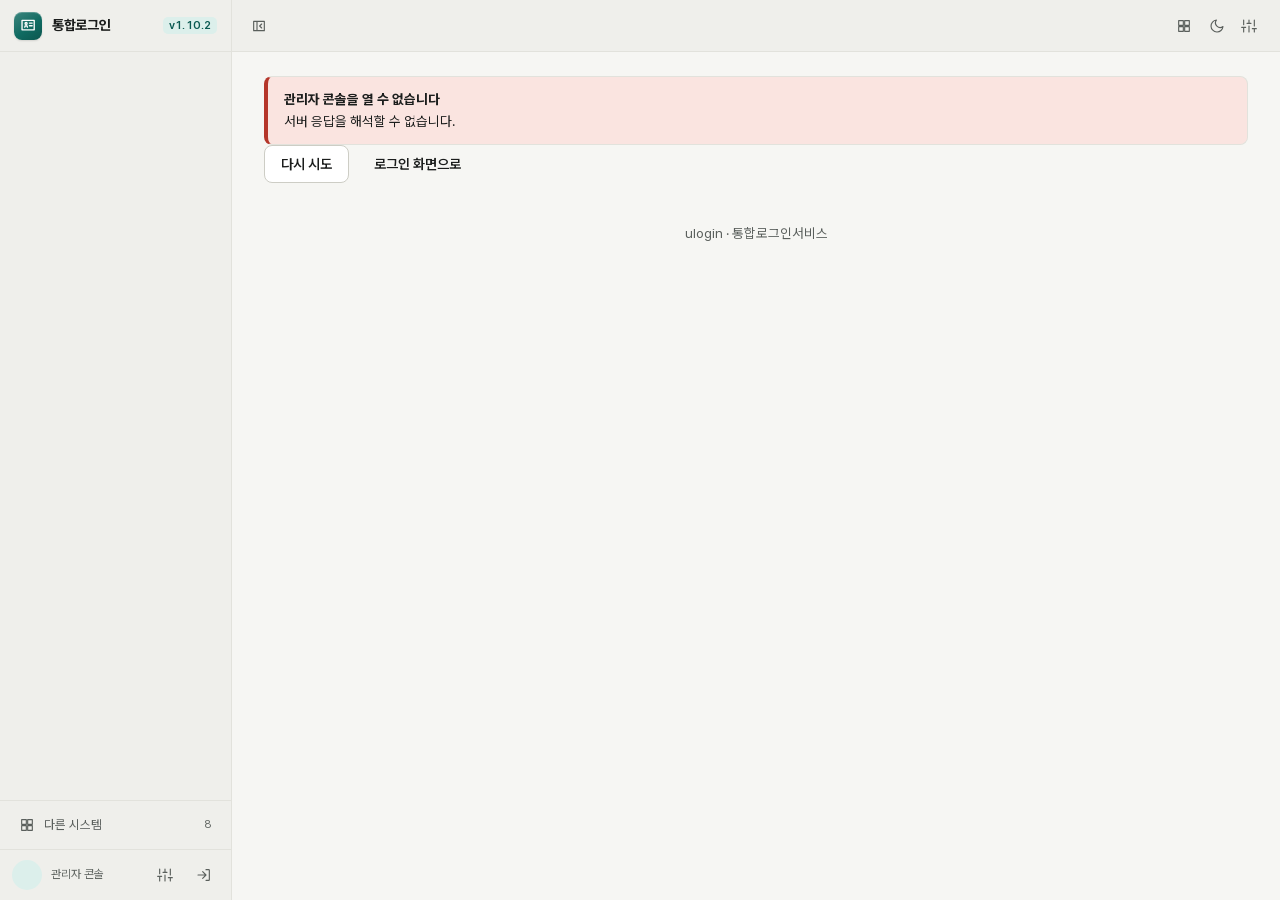
<file: public/admin.html>
<!DOCTYPE html>
<html lang="ko" data-rui-font data-ulogin-sysnav>
<head>
<meta charset="utf-8">
<meta name="viewport" content="width=device-width, initial-scale=1">
<meta name="robots" content="noindex, nofollow">
<title>관리자 콘솔 · ulogin</title>
<!-- 캐시 정책 — 아래 ?v= 와 meta 는 성격이 다르다. 지우기 전에 읽어라.
     자산 URL 의 ?v={버전} 이 배포 반영의 **주 수단**이다. 서버 설정·mod_headers·
     프록시에 전혀 의존하지 않는다 — 버전이 바뀌면 URL 이 바뀌고, 브라우저에게는
     처음 보는 URL 이므로 무조건 새로 받는다. "쿼리스트링이 지저분하다"는 이유로
     지우면 새 버전을 올려도 반영되지 않는 문제가 그대로 돌아온다.
     값 일괄 변경은 tools/bump_asset_version.php 로 한다(손으로 고치지 마라).
     아래 meta 는 **보조 수단이다.** 현대 브라우저는 http-equiv="Cache-Control" 을
     무시할 수 있다(HTTP 헤더만 신뢰). 주 방어는 public/.htaccess 의 no-store 이며,
     이 meta 를 캐시 무효화의 주 수단으로 믿으면 안 된다. -->
<meta http-equiv="Cache-Control" content="no-store">
<!-- 공용 테마 (research-ui G14) — v1.8.3 / 리더 판정 D-327
     공용 파일 셋(rui-theme.js · rui-tokens.css · rui.css)은 research-ui 원본을 **바이트 그대로** 복사했다.
     ulogin 전용 보정은 따로 둔다:
       · rui-ulogin-pre.js — rui-theme.js 보다 **먼저**. `?rui=` 인계가 SSO 쿼리·일회용 토큰을 지우지 않게
       · rui-layer.css     — rui.css 를 cascade layer 로 불러 style.css 와의 클래스 충돌(D-236)을 푼다
       · ulogin-theme.css  — 화면 모양 보정(로그인 좌우 분할 · 카드 · 공통 테마 2 · Pretendard 파일)
       · admin-shell.js    — 왼쪽 메뉴·위쪽 띠(메뉴 형태 전부)
       · theme-ui.js       — 화면 설정(RUI.picker, 인라인 style 을 CSSOM 으로 옮긴다) · 밝기 · 버전 뱃지

     rui-theme.js 를 **스타일시트보다 먼저, head 에서** 부른다. <html> 에 data-rui-* 를 세우므로
     첫 그리기부터 색이 맞는다(GUIDE "새 앱에 쓰기").

     <html data-rui-font>: RUI.font() 의 jsdelivr 주입을 끈다(CSP style-src·font-src 'self').
     글꼴은 assets/PretendardVariable.woff2 를 직접 둔다(GUIDELINE 3장 — 외부 글꼴을 막는 서버).
     **CSP 를 넓히지 않는다** — 그것이 이 화면들의 방어다. -->
<script src="assets/rui-ulogin-pre.js?v=1.10.2"></script>
<script src="assets/rui-theme.js?v=1.10.2"></script>
<link rel="stylesheet" href="assets/rui-tokens.css?v=1.10.2">
<link rel="stylesheet" href="assets/rui-layer.css?v=1.10.2">
<link rel="stylesheet" href="assets/style.css?v=1.10.2">
<link rel="stylesheet" href="assets/ulogin-theme.css?v=1.10.2">
<script src="assets/theme-ui.js?v=1.10.2" defer></script>
<script src="assets/admin-shell.js?v=1.10.2" defer></script>
</head>
<body class="ul-admin-body">
<!-- v1.8.3 — research-ui 대시보드와 같은 틀(research-ui G14): 왼쪽 메뉴 + 위쪽 띠.
     틀의 모양은 공용 rui.css(층으로 불러온다 — assets/rui-layer.css), 본문은 style.css 가 그린다.
     메뉴는 assets/admin-shell.js 가 #tabbar 의 탭 버튼을 읽어 그린다(탭 구성·권한은 아래 스크립트 그대로).
     메뉴 형태(왼쪽·위쪽 × 한 줄·두 줄 × 묶음)·공통 테마·팔레트·밝기는 화면 설정(RUI.picker)에서 바뀐다. -->
<div class="rui ul-admin" data-ul-shell>
 <div class="shell">
  <aside class="side" aria-label="관리 메뉴">
    <div class="side-head"><span class="logo" aria-hidden="true"><svg class="i" viewBox="0 0 24 24" aria-hidden="true"><path d="M3 5h18v14H3zM7 15a2 2 0 0 1 4 0M9 11a1.5 1.5 0 1 0 0-3 1.5 1.5 0 0 0 0 3zM14 9h4M14 13h4"/></svg></span><span class="side-title">통합로그인</span><span class="ver" data-ul-ver title="현재 버전" hidden></span></div>
    <nav class="nav" aria-label="관리 메뉴"></nav>
    <div class="side-links" id="ul-side-links"></div>
    <div class="side-me">
      <span class="avatar" id="ul-avatar" aria-hidden="true"></span>
      <div><b id="who"></b><small>관리자 콘솔</small></div>
      <button type="button" class="icon-btn" data-appearance aria-label="화면 설정" title="화면 설정"><svg class="i" viewBox="0 0 24 24" aria-hidden="true"><path d="M4 21v-7M4 10V3M12 21v-9M12 8V3M20 21v-5M20 12V3M1 14h6M9 8h6M17 16h6"/></svg></button>
      <button type="button" class="icon-btn" id="btn-logout" aria-label="로그아웃" title="로그아웃"><svg class="i" viewBox="0 0 24 24" aria-hidden="true"><path d="M15 4h4a1 1 0 0 1 1 1v14a1 1 0 0 1-1 1h-4M10 17l5-5-5-5M15 12H3"/></svg></button>
    </div>
  </aside>
  <div class="main" id="main">
    <div class="mobile-bar"><button type="button" class="icon-btn" data-nav aria-label="메뉴 열기" title="메뉴 열기"><svg class="i" viewBox="0 0 24 24" aria-hidden="true"><path d="M4 6h16M4 12h16M4 18h16"/></svg></button><span class="side-title">통합로그인</span><span class="bar-sp"></span><span data-ul-sys-mobile></span></div>
    <div class="main-bar"><span data-ul-side-btn></span><span class="bar-title" id="ul-bar-title"></span><span class="bar-sp"></span><div class="bar-acts" id="ul-bar-acts"></div></div>

  <main class="ul-view">

    <!-- 부팅: GET /api/me → role_rank 확인 -->
    <div id="boot" role="status" aria-live="polite"></div>

    <div id="app" hidden>

      <div class="page-head">
        <div class="grow">
          <h1>관리자 콘솔</h1>
          <p class="sub" id="me-sub"></p>
        </div>
        <div id="me-badges"></div>
      </div>

      <div id="tabbar" class="tabs"></div>

      <!-- ================================================================
           대시보드
           =============================================================== -->
      <section class="tab-panel" data-tab-panel="dash" hidden>
        <div class="card">
          <div class="card-head">
            <h2>대시보드</h2>
            <span class="spacer"></span>
            <span class="text-sm text-muted" id="d-generated"></span>
            <button type="button" class="btn btn-ghost btn-sm" id="d-reload">새로 고침</button>
          </div>
          <div class="card-body" id="d-host"></div>
        </div>

        <!-- ================================================================
             서버 상태 — GET /api/health  (v1.7.0 · QA Q17-3)
             backend 가 `checks[].db_port_pinned` 를 넣고 "반드시 보라"고 했는데
             **그 값을 읽는 화면이 하나도 없었다**(D-172 소비자 0개). 여기가 그 자리다.
             통계와 카드를 나눈 이유: 둘 중 하나가 실패해도 나머지는 보여야 한다.
             =============================================================== -->
        <div class="card">
          <div class="card-head">
            <h2>서버 상태</h2>
            <span class="spacer"></span>
            <span class="text-sm text-muted" id="h-status"></span>
            <button type="button" class="btn btn-ghost btn-sm" id="h-reload">새로 고침</button>
          </div>
          <div class="card-body" id="h-host"></div>
        </div>
      </section>

      <!-- ================================================================
           회원
           =============================================================== -->
      <section class="tab-panel" data-tab-panel="users" hidden>
        <div class="card">
          <div class="card-head"><h2>회원 검색</h2></div>
          <div class="card-body">
            <form class="toolbar" id="u-filter" novalidate>
              <div class="field grow">
                <label for="u-q">검색어</label>
                <input type="search" id="u-q" name="q" maxlength="190"
                       placeholder="아이디 · 이메일 · 이름 · 닉네임">
              </div>
              <div class="field">
                <label for="u-status">상태</label>
                <select id="u-status" name="status">
                  <option value="">전체</option>
                  <option value="active">활성</option>
                  <option value="pending">이메일 미인증</option>
                  <option value="suspended">정지</option>
                  <option value="dormant">휴면</option>
                  <option value="withdrawn">탈퇴</option>
                </select>
              </div>
              <div class="field">
                <label for="u-role">역할</label>
                <select id="u-role" name="role">
                  <option value="">전체</option>
                  <option value="user">사용자</option>
                  <option value="manager">매니저</option>
                  <option value="admin">관리자</option>
                  <option value="superadmin">최고관리자</option>
                </select>
              </div>
              <div class="field">
                <label for="u-level">계정등급</label>
                <select id="u-level" name="account_level">
                  <option value="">전체</option>
                  <option value="guest">게스트</option>
                  <option value="basic">일반</option>
                  <option value="verified">인증</option>
                  <option value="vip">VIP</option>
                  <option value="staff">스태프</option>
                </select>
              </div>
              <div class="field">
                <label for="u-tier">결제등급</label>
                <select id="u-tier" name="billing_tier">
                  <option value="">전체</option>
                  <option value="free">무료</option>
                  <option value="lite">라이트</option>
                  <option value="pro">프로</option>
                  <option value="enterprise">엔터프라이즈</option>
                </select>
              </div>
              <div class="field">
                <label for="u-sort">정렬 기준</label>
                <select id="u-sort" name="sort">
                  <option value="created_at">가입일</option>
                  <option value="last_login_at">최근 로그인</option>
                  <option value="username">아이디</option>
                  <option value="points">포인트</option>
                  <option value="login_count">로그인 수</option>
                </select>
              </div>
              <div class="field">
                <label for="u-order">정렬 방향</label>
                <select id="u-order" name="order">
                  <option value="desc">내림차순</option>
                  <option value="asc">오름차순</option>
                </select>
              </div>
              <div class="field">
                <label for="u-per">표시 수</label>
                <select id="u-per" name="per_page">
                  <option value="20">20</option>
                  <option value="50">50</option>
                  <option value="100">100</option>
                </select>
              </div>
              <div class="row">
                <button type="submit" class="btn btn-primary">검색</button>
                <button type="button" class="btn btn-ghost" id="u-reset">초기화</button>
              </div>
            </form>
          </div>
        </div>

        <div class="card">
          <div class="card-head">
            <h2>회원 목록</h2>
            <span class="spacer"></span>
            <span class="text-sm text-muted" id="u-meta"></span>
          </div>
          <div class="card-body">
            <div id="u-host"></div>
            <div id="u-pager"></div>
          </div>
        </div>
      </section>

      <!-- ================================================================
           계정 연결 (v1.8.4 — 설계 92 F절 · D-324 · D-328)

           각 시스템이 보내온 로컬 계정을 ulogin 계정에 잇는다(이관·붙이기·해제·무시).
           읽기 = admin, 쓰기(미리보기·확정·해제·파일 가져오기·설정 링크) = superadmin.
           화면 전부를 assets/admin-links.js 가 그린다. 이 칸은 그 뿌리 하나뿐이다.
           admin 미만은 prunePanels() 가 이 <section> 을 노드째 지운다(D-36).
           =============================================================== -->
      <section class="tab-panel" data-tab-panel="links" hidden>
        <div id="al-root"></div>
      </section>

      <!-- v1.10.1 가입 신청 — 화면 전부를 assets/admin-regreq.js 가 그린다. 읽기·결정 모두 admin. -->
      <section class="tab-panel" data-tab-panel="regreq" hidden>
        <div class="card">
          <div class="card-head"><h2>가입 신청</h2></div>
          <div class="card-body"><div id="rr-root"></div></div>
        </div>
      </section>

      <!-- ================================================================
           플랫폼 (v1.9.0 — 설계 116 §8)
           전역 설정 · 운영 로그 · 감사 기록 · 테이블 · 사용량 · 접근 권한.
           화면 전부를 assets/admin-platform.js 가 그린다. 이 칸은 뿌리뿐이다.
           읽기 admin · 쓰기 superadmin. admin 미만은 prunePanels() 가 노드째 지운다(D-36).
           =============================================================== -->
      <section class="tab-panel" data-tab-panel="pconfig" hidden>
        <div id="pf-pconfig-root"></div>
      </section>
      <section class="tab-panel" data-tab-panel="plogs" hidden>
        <div id="pf-plogs-root"></div>
      </section>
      <section class="tab-panel" data-tab-panel="paudit" hidden>
        <div id="pf-paudit-root"></div>
      </section>
      <section class="tab-panel" data-tab-panel="ptables" hidden>
        <div id="pf-ptables-root"></div>
      </section>
      <section class="tab-panel" data-tab-panel="pusage" hidden>
        <div id="pf-pusage-root"></div>
      </section>
      <section class="tab-panel" data-tab-panel="access" hidden>
        <div id="pf-access-root"></div>
      </section>

      <!-- ================================================================
           서비스
           =============================================================== -->
      <section class="tab-panel" data-tab-panel="services" hidden>
        <div class="card">
          <div class="card-head">
            <h2>서비스</h2>
            <span class="spacer"></span>
            <button type="button" class="btn btn-primary btn-sm" id="sv-new">새 서비스</button>
          </div>
          <div class="card-body">
            <form class="toolbar" id="sv-filter" novalidate>
              <div class="field grow">
                <label for="sv-q">검색어</label>
                <input type="search" id="sv-q" name="q" maxlength="100"
                       placeholder="서비스 ID · 이름 · 설명">
              </div>
              <div class="field">
                <label for="sv-status">상태</label>
                <select id="sv-status" name="status">
                  <option value="">전체</option>
                  <option value="active">활성</option>
                  <option value="disabled">비활성</option>
                </select>
              </div>
              <div class="row">
                <button type="submit" class="btn btn-primary">검색</button>
                <button type="button" class="btn btn-ghost" id="sv-reset">초기화</button>
              </div>
            </form>
            <div id="sv-host"></div>
            <div id="sv-pager"></div>
          </div>
        </div>
      </section>

      <!-- ================================================================
           시크릿
           =============================================================== -->
      <section class="tab-panel" data-tab-panel="secrets" hidden>
        <div class="card">
          <div class="card-head">
            <h2>서비스 시크릿</h2>
            <span class="spacer"></span>
            <button type="button" class="btn btn-primary btn-sm" id="sc-new" disabled>새 시크릿</button>
          </div>
          <div class="card-body">
            <form class="toolbar" id="sc-filter" novalidate>
              <div class="field grow">
                <label for="sc-service">서비스</label>
                <select id="sc-service" name="service_id"></select>
              </div>
              <div class="row">
                <button type="button" class="btn btn-secondary" id="sc-reload">불러오기</button>
              </div>
            </form>
            <div class="alert alert-info" role="note">
              <div class="alert-body">
                <strong class="alert-title">값 수정 규칙</strong>
                수정 창의 <em>값</em> 입력을 <strong>비워 두면 기존 값이 그대로 유지</strong>됩니다(서버에 값 키를 보내지 않음).
                값을 정말로 비우려면 <strong>“값을 빈 문자열로 비우기”</strong>를 체크하세요.
                목록의 값은 <strong>등급 설정과 무관하게 항상</strong> <span class="masked">****</span> 로 표시됩니다(리더 판정 D-32).
                평문은 최고관리자의 <strong>“값 보기”</strong> 에서만 확인할 수 있고 그 조회는 감사 로그에 기록됩니다.
                <span class="masked">****</span> 문자열을 그대로 저장하면 안 됩니다.
              </div>
            </div>
            <div id="sc-host"></div>
            <div id="sc-pager"></div>
          </div>
        </div>

        <!-- ============================================================
             게이트 점검 (v1.4.0 · 리더 판정 D-156(7))
             민감 키 정규식이 넓어졌지만 **이미 등록된 행은 그대로다.**
             넓힌 규칙 이전에 게이트 없이 들어간 시크릿을 찾아 보여 준다.
             **목록만 보여 준다. 화면이 등급을 바꾸지 않는다** — 운영 중인
             서비스의 게이트를 코드가 임의로 올리면 연동 앱이 갑자기 막힌다.
             ============================================================ -->
        <div class="card">
          <div class="card-head">
            <h2>게이트 점검</h2>
            <span class="spacer"></span>
            <button type="button" class="btn btn-secondary btn-sm" id="gs-run">전체 서비스 점검</button>
          </div>
          <div class="card-body">
            <div class="alert alert-info" role="note">
              <div class="alert-body">
                <strong class="alert-title">무엇을 찾는가</strong>
                이름이 <strong>민감</strong>해 보이는데(키, 시크릿, 토큰, 비밀번호, 자격증명)
                <strong>최소 등급 게이트가 하나도 걸려 있지 않은</strong> 시크릿을 모든 서비스에서 찾습니다.
                게이트가 없으면 <strong>그 서비스에 가입한 모든 사용자</strong>가 이 값을 받아 갑니다.
                <br>
                <strong>각 축의 기본값 이하로 건 게이트는 게이트로 세지 않습니다</strong> —
                계정등급 <code>basic</code>(과 그 아래 <code>guest</code>) · 결제등급 <code>free</code> · 역할 <code>user</code> 입니다.
                <strong>전원이 이미 그 값을 갖고 있어</strong> 통과 조건이 “제한 없음”과 같기 때문입니다
                (<code>basic</code> 은 신규 가입자에게 박히는 값입니다).
                <br>
                <strong>이 표의 판정은 브라우저가 서버 규칙을 사본으로 다시 적용한 결과입니다.</strong>
                실제 차단은 생성·수정 시점에 서버가 합니다. 서버에 조회용 판정 엔드포인트가 없어
                이 화면이 직접 계산합니다. 사본이 서버와 어긋나면 이 표가 틀립니다.
                <strong>서버와 다르게 보이면 서버가 정답입니다.</strong>
                <br>
                <strong>이 점검이 보지 않는 것: 시크릿 한 건의 최소 등급만 봅니다.</strong>
                서비스의 <code>default_account_level</code> 이 그 게이트를 가입 시점에
                <strong>자동으로 열어 주는 조합</strong>(예: 최소 계정등급 <code>vip</code> +
                같은 서비스의 기본 계정등급 <code>vip</code>)은 <strong>여기서 잡히지 않습니다.</strong>
                게이트가 걸린 것처럼 보이지만 그 서비스 가입자 전원이 통과합니다.
                설정 번들 <code>import</code> 경로만 그 조합을 거절합니다.
                이 콘솔의 “수정”으로 만든 조합은 거절되지 않습니다.
                <strong>서비스 탭에서 기본 계정등급을 함께 확인하세요.</strong>
                <br>
                <strong>이 화면은 아무것도 바꾸지 않습니다.</strong> 목록을 보고 사람이 판단해 “수정”으로 게이트를 거세요.
                운영 중인 서비스의 등급을 일괄로 올리면 정상 연동 앱이 갑자기 막힙니다.
                <br>
                <strong>의도적으로 공개한 값도 여기 나옵니다. 다만 따로 묶어 보여 줍니다.</strong>
                생성·수정 시 <code>allow_public=true</code> 로 확인하고 통과시킨 행은
                목록 응답의 <code>allow_public</code> 표식으로 구분되므로,
                결과가 <strong>“확인이 필요한 행”</strong>과 <strong>“공개를 승인한 행”</strong> 두 묶음으로 나뉩니다.
                <strong>위쪽 묶음을 먼저 보세요.</strong>
                <br>
                위쪽 묶음을 해소하는 방법은 <strong>“수정”에서 최소 등급 게이트를 거는 것</strong>입니다.
                <strong>이 콘솔에는 <code>allow_public</code> 을 켜는 입력이 없습니다</strong> —
                공개 승인은 <code>allow_public=true</code> 를 실어 보내는 API 직접 호출로만 됩니다(의도된 제약입니다).
                게이트 없이 공개하는 것이 정말 맞다고 판단했을 때만 그 경로를 쓰세요.
                <br>
                <strong>업그레이드 중인 설치본에서는 표식이 전부 <code>false</code> 로 옵니다</strong> —
                마이그레이션 <code>0002</code> 가 아직 적용되지 않은 상태입니다.
                이 콘솔에는 스키마 적용 상태를 보여 주는 화면이 없습니다.
                <code>server/migrate.php</code> 의 상태 화면에서 확인하세요(설치 안내서 8-2절).
                적용 전까지는 승인 여부를
                <strong>로그 > 관리자 조작 로그</strong>의 <code>secret.create</code> · <code>secret.update</code> 기록으로 봐야 합니다.
              </div>
            </div>
            <div id="gs-host"></div>
          </div>
        </div>
      </section>

      <!-- ================================================================
           로그
           =============================================================== -->
      <section class="tab-panel" data-tab-panel="logs" hidden>
        <div class="card">
          <div class="card-head"><h2>로그</h2></div>
          <div class="card-body">
            <div id="log-tabbar" class="tabs"></div>

            <!-- 로그인 로그 -->
            <div class="tab-panel" data-tab-panel="loglogin" hidden>
              <p class="text-sm text-muted">IP·기기·없는 아이디는 최고관리자가 아니면 일부만 보입니다. 가려진 값은 화면에서 복원할 수 없습니다.</p>
              <form class="toolbar" id="ll-filter" novalidate>
                <div class="field grow">
                  <label for="ll-q">아이디 검색</label>
                  <input type="search" id="ll-q" name="q" maxlength="190" placeholder="입력된 아이디 · 실제 아이디">
                </div>
                <div class="field">
                  <label for="ll-result">결과</label>
                  <select id="ll-result" name="result">
                    <option value="">전체</option>
                    <option value="success">성공</option>
                    <!-- v1.7.0 — 무재인증 SSO. 쿠키 세션만으로 발급된 code 가 교환되면
                         exchange.php 가 'success' 대신 이 값을 남긴다(설계 §A-6).
                         동의 화면을 두지 않기로 한 근거 ④가 "무음 발급을 구분해 기록한다"였다 —
                         이 선택지가 그 근거를 실제로 성립시키는 자리다. 빼면 무음 발급이
                         콘솔에서 걸러지지 않는다.

                         서버 화이트리스트는 backend 가 같은 라운드에 넣었다 —
                         `tests/tier1_static/t_40_data_contract.php` 가
                         `api/admin/logs.php` 의 `$results` 와 `schema.sql` 의
                         `result` COMMENT 를 대조하는데 그 두 항목에서 불일치를
                         내지 않는다(확인함). 이 선택지는 그래서 실제로 걸러진다. -->
                    <option value="success_silent">성공 · 무음(재인증 없음)</option>
                    <!-- v1.7.0 보안 M17-3 — **발급은 됐으나 교환되지 않은** 무음 인가.
                         `success_silent` 는 exchange 가 일어나야 남는다. 그래서 제3자가
                         피해자 브라우저를 무음 경로로 몰아넣고 **서비스가 state 불일치로
                         거절하면 로그에 0행**이었다 — 공격 시도가 가장 잘 보여야 할
                         경우에 아무것도 안 남는 상태였다. 이 값이 그 구멍을 메운다.
                         색은 중립이다(아래 LOGIN_RESULT_TONE 주석 참조). -->
                    <option value="issued_silent">발급 · 무음(교환 안 됨)</option>
                    <option value="fail_credential">실패 · 자격증명</option>
                    <option value="fail_locked">실패 · 락아웃</option>
                    <option value="fail_status">실패 · 계정 상태</option>
                    <option value="fail_ratelimit">실패 · 레이트리밋</option>
                    <option value="fail_service_blocked">실패 · 서비스 이용 제한</option>
                    <!-- v1.9.0 — 시스템별 접근 제한(access_rule·access_grant)에 걸린 경우. 설계 116 §7 -->
                    <option value="fail_service_access">실패 · 시스템 접근 권한 없음</option>
                    <option value="fail_emergency_unset">실패 · 비상 계정 미설정</option>
                    <option value="fail_emergency_scope">실패 · 비상 계정 연동 로그인 불가</option>
                    <option value="fail_client_auth">실패 · 클라이언트 인증</option>
                    <!-- 옵션 문구는 LOGIN_RESULT_LABELS 와 글자 단위로 같아야 한다.
                         값 집합은 server/api/admin/logs.php 의 $results 배열이 정본이다. -->
                    <option value="fail_migrate_auth">실패 · 스키마 갱신 화면 인증</option>
                    <option value="fail_refresh_reuse">침해 의심 · 회수된 토큰 재사용</option>
                    <option value="fail_refresh_revoked">안내 · 회수된 세션의 갱신 시도</option>
                    <option value="logout">로그아웃</option>
                  </select>
                </div>
                <div class="field">
                  <label for="ll-uuid">회원 UUID</label>
                  <input type="text" id="ll-uuid" name="uuid" maxlength="64" spellcheck="false"
                         placeholder="8-4-4-4-12">
                </div>
                <div class="field">
                  <label for="ll-service">서비스 ID</label>
                  <input type="text" id="ll-service" name="service_id" maxlength="64" spellcheck="false">
                </div>
                <div class="field">
                  <label for="ll-ip">IP</label>
                  <input type="text" id="ll-ip" name="ip" maxlength="45" spellcheck="false">
                </div>
                <div class="field">
                  <label for="ll-from">시작일 (UTC)</label>
                  <input type="date" id="ll-from" name="from">
                </div>
                <div class="field">
                  <label for="ll-to">종료일 (UTC)</label>
                  <input type="date" id="ll-to" name="to">
                </div>
                <div class="field">
                  <label for="ll-per">표시 수</label>
                  <select id="ll-per" name="per_page">
                    <option value="20">20</option>
                    <option value="50">50</option>
                    <option value="100">100</option>
                  </select>
                </div>
                <div class="row">
                  <button type="submit" class="btn btn-primary">검색</button>
                  <button type="button" class="btn btn-ghost" id="ll-reset">초기화</button>
                </div>
              </form>
              <div id="ll-summary"></div>
              <div id="ll-host"></div>
              <div id="ll-pager"></div>
            </div>

            <!-- 관리자 조작 로그 -->
            <div class="tab-panel" data-tab-panel="logadmin" hidden>
              <form class="toolbar" id="la-filter" novalidate>
                <div class="field">
                  <label for="la-admin">관리자 UUID</label>
                  <input type="text" id="la-admin" name="admin_uuid" maxlength="64" spellcheck="false"
                         placeholder="8-4-4-4-12">
                </div>
                <div class="field grow">
                  <label for="la-action">조작</label>
                  <input type="text" id="la-action" name="action" maxlength="60" list="la-action-list" spellcheck="false">
                  <datalist id="la-action-list">
                    <option value="user.update"></option>
                    <option value="user.delete"></option>
                    <option value="user.points.adjust"></option>
                    <option value="user.suspend"></option>
                    <option value="user.restore"></option>
                    <option value="user.reset_password"></option>
                    <option value="user.sessions.revoke"></option>
                    <option value="service.create"></option>
                    <option value="service.update"></option>
                    <option value="service.delete"></option>
                    <option value="secret.create"></option>
                    <option value="secret.update"></option>
                    <option value="secret.delete"></option>
                    <option value="secret.reveal"></option>
                    <option value="setting.update"></option>
                    <!-- v1.8.6 Q-4(D-347) — 서비스 id 바꾸기(106)·계정 연결(v1.8.4). 값은 서버가 남기는 조작 이름 그대로 -->
                    <option value="service.rename">서비스 ID 바꾸기</option>
                    <option value="service.rename_revert">서비스 ID 되돌리기</option>
                    <option value="service.alias_end">옛 서비스 ID 받기 종료</option>
                    <option value="account_link.create">계정 연결 · 새 계정 만들어 연결</option>
                    <option value="account_link.link">계정 연결 · 기존 계정에 연결</option>
                    <option value="account_link.unlink">계정 연결 · 연결 해제</option>
                    <option value="account_link.ignore">계정 연결 · 무시</option>
                    <option value="account_link.unignore">계정 연결 · 무시 취소</option>
                    <option value="account_link.cancel">계정 연결 · 작업 취소</option>
                    <option value="account_link.setup_link">계정 연결 · 설정 링크 재발급</option>
                    <option value="account_link.sync_request">계정 연결 · 다시 가져오기 요청</option>
                    <option value="account_link.import">계정 연결 · 파일 가져오기</option>
                    <!-- v1.9.0 플랫폼(설계 116 §8) — 서버 log_admin() 이 남기는 조작 이름 그대로 -->
                    <option value="plat.config.draft_save">전역 설정 · 초안 저장</option>
                    <option value="plat.config.draft_delete">전역 설정 · 초안 삭제</option>
                    <option value="plat.config.publish">전역 설정 · 게시</option>
                    <option value="plat.config.rollback">전역 설정 · 되돌리기</option>
                    <option value="plat.table.upsert">테이블 · 컬렉션 저장</option>
                    <option value="plat.table.drop">테이블 · 컬렉션 삭제</option>
                    <option value="plat.table.reindex">테이블 · 색인 다시 만들기</option>
                    <option value="plat.table.doc_set">테이블 · 문서 수정</option>
                    <option value="plat.table.doc_delete">테이블 · 문서 삭제</option>
                    <option value="plat.logs.purge">운영 로그 · 지금 정리</option>
                    <option value="plat.retention.update">운영 로그 · 보존 기간</option>
                    <option value="plat.audit.export">감사 기록 · 내보내기</option>
                    <option value="access.rule.update">접근 권한 · 규칙</option>
                    <option value="access.grant.update">접근 권한 · 회원 허용</option>
                    <option value="features.registry.update">기능 권한 · 등록부</option>
                    <option value="features.user.update">기능 권한 · 회원 지정</option>
                  </datalist>
                </div>
                <div class="field">
                  <label for="la-ttype">대상 종류</label>
                  <select id="la-ttype" name="target_type">
                    <option value="">전체</option>
                    <option value="user">회원</option>
                    <option value="service">서비스</option>
                    <option value="secret">시크릿</option>
                    <option value="setting">설정</option>
                    <option value="link_item">계정 연결 항목</option>
                    <option value="link_job">계정 연결 작업</option>
                    <option value="rc">전역 설정</option>
                    <option value="collection">컬렉션</option>
                    <option value="doc">문서</option>
                    <option value="plat_logs">운영 로그</option>
                    <option value="audit">감사 기록</option>
                  </select>
                </div>
                <div class="field">
                  <label for="la-tid">대상 식별자</label>
                  <input type="text" id="la-tid" name="target_id" maxlength="64" spellcheck="false">
                </div>
                <div class="field">
                  <label for="la-from">시작일 (UTC)</label>
                  <input type="date" id="la-from" name="from">
                </div>
                <div class="field">
                  <label for="la-to">종료일 (UTC)</label>
                  <input type="date" id="la-to" name="to">
                </div>
                <div class="field">
                  <label for="la-per">표시 수</label>
                  <select id="la-per" name="per_page">
                    <option value="20">20</option>
                    <option value="50">50</option>
                    <option value="100">100</option>
                  </select>
                </div>
                <div class="row">
                  <button type="submit" class="btn btn-primary">검색</button>
                  <button type="button" class="btn btn-ghost" id="la-reset">초기화</button>
                </div>
              </form>
              <div id="la-host"></div>
              <div id="la-pager"></div>
            </div>

            <!-- 시크릿 전달 로그 (v1.4.0 신규 · GET /api/admin/logs?type=secret_access) -->
            <div class="tab-panel" data-tab-panel="logsecret" hidden>

              <!-- 이 배너를 지우지 마라. 이 표는 **행 수를 접근 횟수로 읽으면 반드시 틀린다.**
                   기록이 시간 버킷 UPSERT 라서 한 행이 여러 요청을 담는다. -->
              <div class="alert alert-warn" role="note">
                <div class="alert-body">
                  <strong class="alert-title">한 줄 = 한 번의 접근이 아닙니다</strong>
                  이 표의 한 줄은 <strong>(세션 × 출처 × 1시간)</strong> 묶음 하나입니다.
                  같은 세션이 같은 시간대에 같은 경로로 몇 번을 받아 가든 <strong>줄은 하나</strong>이고,
                  실제 전달 횟수는 <strong>전달 횟수(hits)</strong> 칸에 누적됩니다.
                  아래 페이지 표시의 “전체 N건”도 <strong>줄(버킷) 수</strong>이지 접근 횟수가 아닙니다.
                  <br>
                  값(키 내용)은 <strong>저장되지 않습니다</strong> — <strong>키 이름</strong>만 남습니다.
                  시크릿이 실제로 나가지 않은 요청(빈 payload)은 아예 기록되지 않으므로,
                  줄이 없다는 것은 “호출이 없었다”가 아니라 <strong>“시크릿이 나가지 않았다”</strong>는 뜻입니다.
                  <br>
                  <strong>최초 IP와 최근 IP가 다른 줄</strong>은 같은 세션이 여러 IP에서 쓰였다는 뜻입니다.
                  토큰 탈취의 신호일 수 있으니 먼저 보세요.
                </div>
              </div>

              <form class="toolbar" id="ls-filter" novalidate>
                <div class="field">
                  <label for="ls-service">서비스 ID</label>
                  <input type="text" id="ls-service" name="service_id" maxlength="64" spellcheck="false">
                </div>
                <div class="field">
                  <label for="ls-source">출처</label>
                  <select id="ls-source" name="source">
                    <option value="">전체</option>
                    <option value="login">로그인</option>
                    <option value="exchange">코드 교환</option>
                    <option value="refresh">토큰 갱신</option>
                    <option value="session">세션 조회</option>
                  </select>
                </div>
                <div class="field grow">
                  <label for="ls-uuid">회원 UUID</label>
                  <input type="text" id="ls-uuid" name="uuid" maxlength="64" spellcheck="false"
                         placeholder="8-4-4-4-12">
                </div>
                <div class="field">
                  <label for="ls-from">시작일 (UTC)</label>
                  <input type="date" id="ls-from" name="from">
                  <span class="hint">최근 전달 시각 기준</span>
                </div>
                <div class="field">
                  <label for="ls-to">종료일 (UTC)</label>
                  <input type="date" id="ls-to" name="to">
                  <span class="hint">최근 전달 시각 기준</span>
                </div>
                <div class="field">
                  <label for="ls-per">표시 수</label>
                  <select id="ls-per" name="per_page">
                    <option value="20">20</option>
                    <option value="50">50</option>
                    <option value="100">100</option>
                  </select>
                </div>
                <div class="row">
                  <button type="submit" class="btn btn-primary">검색</button>
                  <button type="button" class="btn btn-ghost" id="ls-reset">초기화</button>
                </div>
              </form>
              <p class="text-sm text-muted">
                정렬은 <strong>최근 전달 시각 내림차순</strong>으로 고정되어 있습니다(서버가 그 순서만 지원합니다).
                필터는 서비스 ID · 출처 · 회원 UUID · 기간 네 가지뿐입니다.
              </p>
              <div id="ls-summary"></div>
              <div id="ls-host"></div>
              <div id="ls-pager"></div>
            </div>

          </div>
        </div>
      </section>

      <!-- ================================================================
           설정
           =============================================================== -->
      <section class="tab-panel" data-tab-panel="settings" hidden>
        <div class="card">
          <div class="card-head">
            <h2>전역 설정</h2>
            <span class="spacer"></span>
            <button type="button" class="btn btn-ghost btn-sm" id="st-reload">되돌리기</button>
          </div>
          <div class="card-body">
            <p class="text-sm text-muted">
              정의된 키만 저장할 수 있습니다. 정의되지 않은 키를 보내면 서버가 <code>NOT_FOUND</code> 로 거부합니다.
            </p>
            <form class="form" id="st-form" novalidate>
              <div id="st-fields"></div>
              <div class="field">
                <label for="st-reason">변경 사유 (선택)</label>
                <input type="text" id="st-reason" name="reason" maxlength="255">
                <span class="field-error"></span>
                <span class="hint">감사 로그(<code>admin_logs.memo</code>)에 남습니다</span>
              </div>
              <div class="row end">
                <button type="submit" class="btn btn-primary" id="st-save">저장</button>
              </div>
            </form>
            <div id="st-result"></div>
          </div>
        </div>
      </section>

      <!-- ================================================================
           설정 번들 — export / import (superadmin 전용)

           네 동작 모두 superadmin 이다. MIN_RANK.bundle 이 탭 자체를 막고,
           prunePanels() 가 권한 없는 계정에서 이 <section> 을 노드째 지운다.
           =============================================================== -->
      <section class="tab-panel" data-tab-panel="bundle" hidden>

        <div class="card">
          <div class="card-head"><h2>내보내기</h2></div>
          <div class="card-body">
            <div id="bx-tradeoff"></div>
            <div class="row">
              <button type="button" class="btn btn-primary" id="bx-run">번들 조회</button>
              <button type="button" class="btn btn-secondary" id="bx-save" disabled>JSON 파일로 저장</button>
            </div>
            <div id="bx-out"></div>
          </div>
        </div>

        <div class="card">
          <div class="card-head">
            <h2>가져오기</h2>
            <span class="spacer"></span>
            <button type="button" class="btn btn-ghost btn-sm" id="bi-reset">처음부터</button>
          </div>
          <div class="card-body">
            <div id="bi-notice"></div>
            <div id="bi-steps"></div>

            <form class="form" id="bi-form" novalidate>
              <div class="field">
                <label for="bi-file">번들 파일 선택</label>
                <input type="file" id="bi-file" name="file" accept="application/json,.json">
                <span class="field-error"></span>
                <span class="hint">
                  브라우저가 파일을 읽어 아래 칸을 채웁니다. 파일 자체를 업로드하지 않습니다
                  (JSON 본문으로 보냅니다).
                </span>
              </div>

              <div class="field">
                <label for="bi-text">번들 JSON</label>
                <textarea id="bi-text" name="bundle" rows="12" class="mono" spellcheck="false"
                          placeholder='{"ulogin_settings_bundle": "1.0"}'></textarea>
                <span class="field-error"></span>
                <span class="hint">
                  파일을 고르는 대신 여기에 직접 붙여넣어도 됩니다. 내용을 고치면 검증·계획이
                  초기화되고 다시 1단계부터 진행합니다.
                </span>
              </div>

              <div class="grid-2">
                <div class="field">
                  <label for="bi-conflict">충돌 정책 (on_conflict)</label>
                  <select id="bi-conflict" name="on_conflict">
                    <option value="merge">merge: 번들에 있는 필드만 갱신 (기본)</option>
                    <option value="skip">skip: 기존 행은 그대로 두고 새 것만 추가</option>
                    <option value="fail">fail: 기존 행과 겹치면 아무것도 적용하지 않음</option>
                  </select>
                  <span class="field-error"></span>
                  <span class="hint">요청의 이 값이 번들 안의 on_conflict를 이깁니다.</span>
                </div>
                <div class="field">
                  <label for="bi-reason">적용 사유 (선택)</label>
                  <input type="text" id="bi-reason" name="reason" maxlength="255">
                  <span class="field-error"></span>
                  <span class="hint">감사 로그(<code>admin_logs.memo</code>)에 남습니다</span>
                </div>
              </div>

              <div class="row">
                <button type="button" class="btn btn-secondary" id="bi-validate">1. 검증</button>
                <button type="button" class="btn btn-secondary" id="bi-dryrun" disabled>2. 계획 보기</button>
                <button type="button" class="btn btn-primary" id="bi-apply" disabled>3. 적용</button>
              </div>
            </form>

            <div id="bi-errors"></div>
            <div id="bi-out"></div>
          </div>
        </div>
      </section>

    </div><!-- /#app -->

    <footer class="site-footer">ulogin · 통합로그인서비스</footer>
  </main>
  </div><!-- /.main -->
 </div><!-- /.shell -->
</div><!-- /.rui -->

<script src="assets/api.js?v=1.10.2"></script>
<script src="assets/ui.js?v=1.10.2"></script>
<script src="assets/admin-links.js?v=1.10.2"></script>
<script src="assets/admin-regreq.js?v=1.10.2"></script>
<script src="assets/admin-platform.js?v=1.10.2"></script>
<script>
/* ============================================================================
 * admin.html — 관리자 콘솔 (탭: 대시보드 / 회원 / 계정 연결 / 서비스 / 시크릿 / 로그 / 설정)
 *
 * 구속 조건 (판정 번호 D-nn 의 내용은 CHANGELOG.md 가 설명한다)
 *   리더 판정 — 수정 라운드 1
 *     D-36 진입 기준 role_rank >= 10 (manager). manager 에게는
 *          대시보드 / 회원(읽기 전용) / 로그(로그인 로그만) 만 노출하고
 *          서비스 · 시크릿 · 설정 탭 · 관리자 조작 로그 서브탭 · 회원 조작 버튼은 **숨긴다**
 *   리더 판정 — 최우선
 *     D-0  동적 세그먼트 금지. 관리자 API 는 전부 쿼리 파라미터
 *     D-4  user_services.points 는 UI 에 노출하지 않는다
 *     D-7  시크릿 평문 조회(reveal)는 superadmin + 확인 모달 1회
 *     D-11 session.auth_type 으로 분기하지 않는다 (표시만)
 *   내부 프론트엔드 기록                   ← api.js / ui.js 공개 함수만 사용
 *   내부 백엔드 기록                       ← 응답 최상위 키 + 주의사항
 *   server/api/admin/*.php                 ← 실제 요청 필드·응답 키 (최종 근거)
 *
 * 규칙
 *   - fetch 직접 호출 금지. api / apiGet / apiPost / apiPut / apiDelete 만 쓴다
 *   - innerHTML 금지. 서버 데이터는 el() / text() / textContent 로만 그린다
 *     (관리자 콘솔은 공격자가 심은 닉네임·메모를 관리자가 열어보는 XSS 경로다)
 *   - 세션 만료 이동은 api.js 안에 있다. 여기서 login.html 로 다시 보내지 않는다
 *   - 데이터 로드는 tabs() 의 isFirstLoad === true 일 때만
 *   - admin_log_id 는 null 일 수 있다 (02c 2-14). 성공 분기에 쓰지 않는다
 * ========================================================================== */
(function () {
  'use strict';

  /* ======================================================================
   * 0. 상수 / 상태
   * ==================================================================== */

  /**
   * 계약 §3-1 의 RANK 값. 자기방어 UI 판정에만 쓴다(실제 방어는 서버).
   *
   * 아래 `@parity-begin` / `@parity-end` 표식은 장식이 아니다.
   * `tests/tier2_unit/t_60_gate_parity.php` 가 이 표식 사이의 **소스를 그대로 뽑아
   * Node 로 실행**하고, 같은 케이스를 PHP 로도 돌려 결과를 대조한다.
   * 표식을 지우거나 이름을 바꾸면 그 테스트가 **실패한다**(조용히 사라지지 않는다).
   * 값을 고칠 때는 `server/core/perm.php` 의 `*_RANK` 와 함께 고쳐라 —
   * 어긋나면 그 테스트가 잡는다.
   */
  /* @parity-begin rank-map */
  var RANK = {
    account_level: { guest: 0, basic: 10, verified: 20, vip: 30, staff: 90 },
    role: { user: 0, manager: 10, admin: 20, superadmin: 30 },
    billing_tier: { free: 0, lite: 10, pro: 20, enterprise: 30 }
  };
  /* @parity-end rank-map */

  var ENUMS = {
    status: ['active', 'pending', 'suspended', 'dormant', 'withdrawn'],
    role: ['user', 'manager', 'admin', 'superadmin'],
    account_level: ['guest', 'basic', 'verified', 'vip', 'staff'],
    billing_tier: ['free', 'lite', 'pro', 'enterprise']
  };

  /**
   * D-36 / Q-8 — 기능별 최소 role_rank.
   *
   * 값의 근거는 리포트가 아니라 **`server/api/admin` 의 진입 가드를 직접 읽은 것**이다.
   * 관리자 API 의 가드는 전역 role 판정 함수 `require_global_role($ctx, '<최소role>')` 이다.
   * `require_role()` 도 `server/core/perm.php` 에 있지만 그쪽은 effective role — 서비스
   * 오버라이드를 반영한다. 관리자 API 에서 그것을 쓰면 어떤 서비스의 admin 오버라이드가
   * 서버 전체의 관리자가 된다. 리더 판정 D-50 / 보안 감사 M-13 으로 관리자 API 는 전부
   * 전역 판정으로 옮겼고, `server/api/admin` 안의 `require_role()` 호출은 0곳이다.
   *
   * 행 번호는 적지 않는다 — 편집 한 번에 낡는다(D-92). 파일명 + 함수명으로 가리킨다.
   *
   *   stats.php           require_global_role($ctx, 'manager')
   *   users.php           require_global_role($ctx, 'manager')
   *   user_detail.php     GET    require_global_role($ctx, 'manager')
   *                       PUT    require_global_role($ctx, 'admin')
   *                       DELETE require_global_role($ctx, 'superadmin')
   *   user_points.php     require_global_role($ctx, 'admin')
   *   user_status.php     require_global_role($ctx, 'admin')   ← suspend/restore/reset-password 공통
   *                       action=restore 이고 대상이 withdrawn 이면 추가로
   *                         role_gte(ctx_global_role($ctx), 'superadmin')
   *   user_sessions.php   require_global_role($ctx, 'admin')
   *   services.php        require_global_role($ctx, 'admin')
   *   secrets.php         require_global_role($ctx, 'admin')
   *                       action=reveal → role_gte(ctx_global_role($ctx), 'superadmin')
   *   settings.php        require_global_role($ctx, 'admin')
   *   logs.php            type=login          → require_global_role($ctx, 'manager')
   *                       type=admin          → role_gte(ctx_global_role($ctx), 'admin')
   *                       type=secret_access  → role_gte(ctx_global_role($ctx), 'admin')
   *
   * 다시 세려면 — 버전 폴더 루트에서:
   *   grep -rn 'require_global_role($ctx' server/api/admin   ← 진입 가드
   *   grep -rn 'role_gte(ctx_global_role' server/api/admin   ← 분기 안에서 더 좁히는 자리
   * 위 표는 이 두 명령의 출력을 그대로 옮긴 것이다. 어긋나면 코드가 정답이다.
   *
   * 탈퇴 계정 복구의 superadmin 조건은 MIN_RANK 에 별도 항목이 없다 — userWrite(admin)
   * 로 버튼은 보이고 서버가 403 을 준다. 아래 원칙 그대로다.
   *
   * 화면 차단은 편의일 뿐 실제 방어는 서버다. 서버가 403 을 주면 화면은 깨지지 않고
   * showError() 로 안내만 표시한다.
   */
  var MIN_RANK = {
    /* 메인 탭 */
    dash: RANK.role.manager,
    users: RANK.role.manager,
    /* v1.8.4 계정 연결. `account_links.php`(조회) 는 require_global_role($ctx, CAN_MAP['account_link.view'])
       = admin. `account_link_ops.php` 는 action=sync_request 만 admin 이고 나머지(plan · commit ·
       cancel · setup_link · import)는 CAN_MAP['account_link.manage'] = superadmin 이다.
       admin 에게는 탭을 보이고 쓰기 버튼만 비활성으로 둔다(재수집 요청은 쓸 수 있다). */
    links: RANK.role.admin,
    regreq: RANK.role.admin,           // v1.10.1 register.view / register.decide = admin
    linksWrite: RANK.role.superadmin,
    /* v1.9.0 플랫폼 — server/api/admin/platform_*.php · service_access.php 는 진입이
       require_global_role($ctx, 'admin'), 쓰기 분기가 require_global_role($ctx, 'superadmin') 이다. */
    platform: RANK.role.admin,
    platformWrite: RANK.role.superadmin,
    services: RANK.role.admin,
    secrets: RANK.role.admin,
    logs: RANK.role.manager,          // 로그 탭 자체는 로그인 로그(manager)로 진입 가능
    settings: RANK.role.admin,
    /* v1.6.0 설정 번들. `settings_bundle.php` 는 export · validate · dry-run · apply
       **네 동작 전부** require_global_role($ctx, 'superadmin') 이다. admin 이 이 탭을
       열면 버튼 넷이 모두 403 을 받으므로 탭 자체를 만들지 않는다. */
    bundle: RANK.role.superadmin,
    /* 로그 서브탭 */
    logLogin: RANK.role.manager,
    logAdmin: RANK.role.admin,
    /* v1.4.0 — logs.php 의 type=secret_access 분기가 role_gte(..., 'admin') 로 막는다.
       type=admin 과 같은 가드다(파일 안에서 두 분기가 같은 판정을 쓴다). */
    logSecret: RANK.role.admin,
    /* 회원 조작 */
    userRead: RANK.role.manager,
    userWrite: RANK.role.admin,       // 수정 · 포인트 · 정지 · 복구 · 비번초기화 · 세션종료
    userDelete: RANK.role.superadmin, // 하드 삭제
    /* 시크릿 평문 조회 */
    secretReveal: RANK.role.superadmin,
    /* 콘솔 진입 */
    console: RANK.role.manager
  };

  /**
   * `login_logs.result` 라벨. **서버가 기록하는 값 전수와 1:1 이어야 한다.**
   *
   * 값 집합의 정본은 `server/api/admin/logs.php` 의 `$results` 배열과
   * `server/api/me/login_logs.php` 의 `v_enum` 목록이다(그 둘은 항상 같은 값을 담는다).
   *
   * **다시 셀 때 `log_login(` 만 grep 하면 틀린다.** 세 곳을 전부 봐야 한다:
   *   1) `log_login(` 호출의 **1번 인자에 있는 문자열 리터럴 전부** — 두 값이
   *      삼항 연산자 안에 있어(`server/core/auth.php`) `log_login('...'` 패턴에 걸리지 않는다
   *   2) `server/migrate.php` 의 `login_logs` **직접 INSERT** — 그 파일은 `core/` 를
   *      로드할 수 없어 `log_login()` 을 쓰지 못한다
   *   3) 위 서버 화이트리스트 2곳 · `server/schema.sql` 의 `result` COMMENT
   *
   * **이 맵과 아래 `<select id="ll-result">` 는 항상 같이 고쳐라.** 라벨만 넣으면
   * 값이 표에는 보이는데 걸러낼 수 없고, 반대면 원시 문자열이 표에 그대로 나온다.
   *
   * 맵에 없는 값이 와도 화면은 깨지지 않는다 — 표시부는 전부
   * `LOGIN_RESULT_LABELS[x] || nz(x)` / `|| k` 폴백을 쓴다(원문 표시).
   */
  var LOGIN_RESULT_LABELS = {
    success: '성공',
    /* v1.7.0 — 무재인증(무음) SSO 로 발급된 code 가 교환된 경우다(설계 §A-6).
       사람이 비밀번호를 다시 넣지 않았다는 뜻이지 **실패가 아니다.** 'success' 와
       한 줄로 합치지 않는 이유: 「누가 언제 내 계정으로 어느 시스템에 들어갔나」에
       답할 수 있어야 동의 화면을 생략한 근거가 성립한다. 그 구분이 여기에 있다. */
    success_silent: '성공 · 무음(재인증 없음)',
    /* v1.7.0 보안 M17-3 — 무음 code 가 **발급된** 시점에 남는다.
       `success_silent`(교환 성공)와 **짝이 아니라 선행 사건**이다:
         발급 → (교환되면) `success_silent` 가 **따로** 한 줄 더 남는다.
       즉 정상 흐름에서는 두 줄이 쌍으로 보이고, **`issued_silent` 만 있고
       `success_silent` 가 없는 줄**이 조사 대상이다 — 서비스가 state 불일치로
       거절했거나 사용자가 중간에 떠난 것이다. */
    issued_silent: '발급 · 무음(교환 안 됨)',
    fail_credential: '실패 · 자격증명',
    fail_locked: '실패 · 락아웃',
    fail_status: '실패 · 계정 상태',
    fail_ratelimit: '실패 · 레이트리밋',
    /* D-46 — D-31(차단 회원 로그인 거부). 계정은 정상이고 그 서비스만 막힌 경우다.
       `fail_status`(계정 자체가 정지/휴면/탈퇴)와 원인이 다르므로 문구를 분리한다. */
    fail_service_blocked: '실패 · 서비스 이용 제한',
    /* v1.9.0 — 시스템별 접근 제한(access_rule · access_grant)에 걸렸다. 회원 차단(blocked)과 원인이 다르다. */
    fail_service_access: '실패 · 시스템 접근 권한 없음',
    fail_emergency_unset: '실패 · 비상 계정 미설정',
    fail_emergency_scope: '실패 · 비상 계정 연동 로그인 불가',
    /* v1.4.0 — SSO 코드 교환(`api/auth/exchange.php`)에서 연동 앱이 보낸
       `service_secret` 이 틀렸을 때 남는다. **회원의 비밀번호 실패가 아니다** —
       사람이 아니라 연동 앱(클라이언트) 쪽 자격증명 문제다. 그래서
       `fail_credential` 과 문구를 분리한다.
       이 값이 반복해서 쌓이면 그 서비스의 시크릿을 무차별 대입하는 시도일 수 있다. */
    fail_client_auth: '실패 · 클라이언트 인증',
    /* 스키마 갱신 화면(`server/migrate.php`)의 superadmin 인증 실패다.
       로그인 API 가 아니라 **갱신 러너**를 두드린 것이므로 문구에 그 화면을 적는다.
       여기 행이 쌓이면 누군가 그 화면에 무차별 대입을 하고 있다는 뜻이다. */
    fail_migrate_auth: '실패 · 스키마 갱신 화면 인증',
    /* ── 아래 두 값은 이름이 닮았지만 뜻이 정반대다. 라벨이 그것을 갈라야 한다 ──
       reuse   = 회수된 refresh 토큰이 **다시 제시**됐다. 이 시스템의 유일한 **능동**
                 침해 탐지다(나머지는 전부 시도 기록이다). 강조 대상이다.
       revoked = 정상 회수(로그아웃 · 마이페이지 세션정리 · 비밀번호 변경 · 관리자 회수)
                 **뒤에** 연동 앱의 갱신 타이머가 옛 토큰을 낸 것이다. 침해가 아니다.
       둘을 같은 문구·같은 색으로 두면 운영자가 진짜 신호에 둔감해진다. */
    fail_refresh_reuse: '침해 의심 · 회수된 토큰 재사용',
    fail_refresh_revoked: '안내 · 회수된 세션의 갱신 시도',
    logout: '로그아웃'
  };

  /**
   * 결과값의 색 강조. **`fail` 로 시작하는지로 갈라서는 안 된다** —
   * `fail_refresh_revoked` 는 이름만 `fail` 이고 정상 경로다. 그것을
   * `fail_refresh_reuse`(탈취 신호)와 같은 빨강으로 칠하면 진짜 신호가 묻힌다.
   */
  var LOGIN_RESULT_TONE = {
    success: 'success',
    /* 무음도 성공이다. 이 줄이 없으면 아래 폴백이 `indexOf('fail') === 0` 으로
       판정해 null(무채색)이 되어 성공 줄과 색이 갈린다. */
    success_silent: 'success',
    /* `issued_silent` 는 **성공도 실패도 아니다** — 「발급됐으나 교환 안 됨」이다.
       `'success'`(초록)로 두면 **완료된 로그인처럼 보인다** — 실제로는 그 code 로
       아무도 들어오지 않았다.
       `'danger'`(빨강)로 두면 **정상적인 중도 이탈까지 경보가 된다** — 사용자가
       탭을 닫기만 해도 이 줄이 남고, 운영자는 곧 전부 무시하게 된다.
       그래서 **중립(null)** 이다. 표에서는 색 없는 평문으로 그려지고, 판단은
       「같은 시각에 `success_silent` 가 뒤따랐는가」로 한다(위 라벨 주석).
       null 을 **명시적으로** 적는 이유: 아래 폴백이 `indexOf('fail')` 로 판정하는데
       이 값은 `fail` 로 시작하지 않아 우연히 null 이 된다. 우연에 기대지 않는다. */
    issued_silent: null,
    logout: null,
    fail_refresh_revoked: null
  };

  function loginResultTone(result) {
    if (Object.prototype.hasOwnProperty.call(LOGIN_RESULT_TONE, result)) {
      return LOGIN_RESULT_TONE[result];
    }
    return String(result).indexOf('fail') === 0 ? 'danger' : null;
  }

  /**
   * 요약 타일의 부제. 이름만으로 뜻이 갈리지 않는 값에만 붙인다.
   * 서버가 **0 인 키도 전부** 보내므로 이 타일들은 로그인 로그 탭을 열면 항상 나온다 —
   * 처음 보는 운영자가 두 값을 헷갈리지 않게 여기서 설명한다.
   */
  var LOGIN_RESULT_TILE_SUB = {
    success_silent: '이미 로그인된 브라우저 세션으로 다른 시스템에 들어간 횟수 · 비밀번호를 다시 묻지 않았습니다',
    issued_silent: '무음 코드가 발급된 횟수 · 성공·무음 수보다 크게 많으면 발급만 되고 쓰이지 않는 것이니 조사하세요',
    fail_migrate_auth: '스키마 갱신 화면(migrate.php)의 관리자 인증 실패',
    fail_refresh_reuse: '탈취 신호 · 0이 아니면 조사하세요(전 세션이 회수됐습니다)',
    fail_refresh_revoked: '탈취 신호가 아닙니다 · 정상 회수 뒤의 갱신 시도'
  };

  /* 요약 줄 묶음(v1.9.3). 순서가 곧 표시 순서. bad=true 인 묶음은 값이 1 이상일 때만 빨강.
     fail_refresh_revoked 는 이름만 fail 인 정상 경로라 보안 신호 묶음에 두되 빨강으로 칠하지 않는다. */
  var LOGIN_SUMMARY_GROUPS = [
    { title: '성공', keys: ['success', 'success_silent', 'issued_silent', 'logout'], bad: false },
    { title: '실패', keys: ['fail_credential', 'fail_locked', 'fail_status', 'fail_ratelimit',
      'fail_service_blocked', 'fail_service_access', 'fail_client_auth', 'fail_migrate_auth'], bad: true },
    { title: '보안 신호', keys: ['fail_refresh_reuse', 'fail_refresh_revoked'], bad: true }
  ];
  var LOGIN_SUMMARY_SHORT = {
    success: '성공', success_silent: '성공 · 무음', issued_silent: '발급 · 무음', logout: '로그아웃',
    fail_credential: '자격증명', fail_locked: '락아웃', fail_status: '계정 상태', fail_ratelimit: '레이트리밋',
    fail_service_blocked: '서비스 이용 제한', fail_service_access: '시스템 접근 권한',
    fail_client_auth: '클라이언트 인증', fail_migrate_auth: '스키마 갱신 화면 인증',
    fail_refresh_reuse: '회수된 토큰 재사용', fail_refresh_revoked: '회수된 세션 갱신 시도'
  };

  /**
   * 결과 라벨 셀. 위 두 값만 색·굵기로 갈라 놓는다.
   * 나머지 값은 종전과 같이 색 없는 평문으로 둔다 — 전부 붉게 칠하면 강조가 강조가 아니다.
   */
  function loginResultCell(result) {
    var label = LOGIN_RESULT_LABELS[result] || nz(result);
    if (result === 'fail_refresh_reuse') {
      return el('td', {
        class: 'nowrap',
        title: '회수된 refresh 토큰이 다시 제시됐습니다. 해당 회원의 전 세션을 회수했습니다.'
      }, el('strong', { class: 'text-danger', text: label }));
    }
    if (result === 'fail_refresh_revoked') {
      return el('td', {
        class: 'nowrap text-muted',
        title: '정상 회수(로그아웃 · 비밀번호 변경 · 관리자 회수) 뒤에 옛 토큰이 제시된 것입니다. 탈취 신호가 아닙니다.'
      }, label);
    }
    return el('td', null, label);
  }

  /**
   * v1.4.0 — 시크릿 전달 로그의 `source`.
   * 값 집합은 logs.php 의 v_enum 화이트리스트(login|exchange|refresh|session)와 같다.
   * 폴백은 다른 라벨맵과 동일하게 `|| nz(x)` 로 원문을 보인다.
   */
  var SECRET_SOURCE_LABELS = {
    login: '로그인',
    exchange: '코드 교환',
    refresh: '토큰 갱신',
    session: '세션 조회'
  };

  var SERVICE_STATUS_LABELS = { active: '활성', disabled: '비활성' };
  var SECRET_STATUS_LABELS = { active: '활성', disabled: '비활성' };
  var VALUE_TYPES = ['string', 'json', 'url'];

  var state = {
    me: null,
    ctl: null,
    logCtl: null,
    users: {
      page: 1, per: 20, sort: 'created_at', order: 'desc',
      q: '', status: '', role: '', account_level: '', billing_tier: ''
    },
    services: { page: 1, per: 20, q: '', status: '' },
    serviceOptions: [],            // 시크릿 탭 드롭다운용 [{service_id, service_name}]
    secrets: { service_id: '', page: 1, per: 20 },
    logLogin: { page: 1, per: 20 },
    logAdmin: { page: 1, per: 20 },
    logSecret: { page: 1, per: 20 },
    loaded: {}                     // 탭 key → 최초 로드 완료 여부
  };

  var _uid = 0;
  function uid(prefix) { _uid += 1; return (prefix || 'f') + '-' + _uid; }

  /* ======================================================================
   * 1. 공통 유틸 (ui.js 에 없는 것만 둔다)
   * ==================================================================== */

  function showLoading(host, message) {
    clear(host);
    host.appendChild(loadingNode(message));
  }

  function showError(host, err, title) {
    clear(host);
    /* 화면 차단은 편의일 뿐 실제 방어는 서버다(D-36).
       서버가 403 을 주면 화면이 깨지지 않고 권한 안내를 보여준다. */
    if (err && err.code === 'FORBIDDEN') {
      host.appendChild(alertNode(errorMessage(err), 'warn',
        '이 기능을 사용할 권한이 없습니다'));
      return;
    }
    host.appendChild(alertNode(errorMessage(err), 'danger', title || '불러올 수 없습니다'));
  }

  /** 긴 문자열 축약. 값 자체는 textContent 로 들어가므로 안전하다. */
  function truncate(s, n) {
    var v = (s === null || s === undefined) ? '' : String(s);
    return v.length > n ? v.slice(0, n) + '…' : v;
  }

  function nz(v) { return (v === null || v === undefined || v === '') ? '-' : String(v); }

  function boolText(v) { return v ? '예' : '아니오'; }

  function rankOf(kind, value) {
    var m = RANK[kind];
    return (m && Object.prototype.hasOwnProperty.call(m, value)) ? m[value] : -1;
  }

  function myRoleRank() { return (state.me && typeof state.me.role_rank === 'number') ? state.me.role_rank : -1; }
  function isSuperadmin() { return myRoleRank() >= RANK.role.superadmin; }

  /** MIN_RANK 판정 단축. 근거는 MIN_RANK 주석의 require_global_role() 목록. */
  function allowed(minRank) { return myRoleRank() >= minRank; }

  /** 회원 정보를 바꿀 수 있는가 (PUT user_detail · user_points · user_status · user_sessions). */
  function canWriteUsers() { return allowed(MIN_RANK.userWrite); }

  /** enum 값 배열 → <option> 목록. labelOf() 로 한글 라벨을 붙인다. */
  function enumOptions(kind, allLabel) {
    var out = [];
    if (allLabel) { out.push({ v: '', label: allLabel }); }
    ENUMS[kind].forEach(function (v) { out.push({ v: v, label: labelOf(kind, v) }); });
    return out;
  }

  /** <select> 생성. options: [{v,label,disabled}] */
  function selectNode(id, name, options, value) {
    var sel = el('select', { id: id, name: name });
    var cur = (value === null || value === undefined) ? '' : String(value);
    options.forEach(function (o) {
      var op = el('option', { value: o.v, disabled: o.disabled ? true : null }, o.label);
      if (String(o.v) === cur) { op.selected = true; }
      sel.appendChild(op);
    });
    return sel;
  }

  /** .field 래퍼. inputNode.id 가 필요하다. */
  function fieldNode(labelText, inputNode, hint) {
    var wrap = el('div', { class: 'field' }, [
      el('label', { for: inputNode.id }, labelText),
      inputNode,
      el('span', { class: 'field-error' })
    ]);
    if (hint) { wrap.appendChild(el('span', { class: 'hint' }, hint)); }
    return wrap;
  }

  function textInput(id, name, value, attrs) {
    var a = { type: 'text', id: id, name: name, value: (value === null || value === undefined) ? '' : String(value) };
    Object.keys(attrs || {}).forEach(function (k) { a[k] = attrs[k]; });
    return el('input', a);
  }

  function textareaNode(id, name, value, attrs) {
    var a = { id: id, name: name, rows: 4 };
    Object.keys(attrs || {}).forEach(function (k) { a[k] = attrs[k]; });
    return el('textarea', a, (value === null || value === undefined) ? '' : String(value));
  }

  function checkNode(id, name, labelText, checked, hint) {
    var input = el('input', { type: 'checkbox', id: id, name: name });
    input.checked = !!checked;
    var lab = el('label', { class: 'check', for: id }, [input, el('span', null, labelText)]);
    var wrap = el('div', { class: 'field' }, lab);
    if (hint) { wrap.appendChild(el('span', { class: 'hint' }, hint)); }
    return { wrap: wrap, input: input };
  }

  /** key-value 상세 표. rows: [[label, valueNodeOrString], ...] */
  function kvNode(rows) {
    var table = el('table', { class: 'kv' });
    var tbody = el('tbody');
    rows.forEach(function (r) {
      if (!r) { return; }
      tbody.appendChild(el('tr', null, [
        el('th', { scope: 'row' }, String(r[0])),
        el('td', null, (r[1] === null || r[1] === undefined) ? '-' : r[1])
      ]));
    });
    table.appendChild(tbody);
    return el('div', { class: 'table-wrap' }, table);
  }

  /** 복사 가능한 값 박스. 1회성 평문(임시 비밀번호 · 서비스 시크릿 · reveal)용. */
  function copyBox(value) {
    var input = el('input', {
      type: 'text', class: 'mono', readonly: true, spellcheck: 'false',
      value: (value === null || value === undefined) ? '' : String(value),
      style: { flex: '1 1 240px', minWidth: '0' },
      'aria-label': '값'
    });
    var btn = el('button', { type: 'button', class: 'btn btn-secondary btn-sm' }, '복사');
    btn.addEventListener('click', function () {
      var done = function () { toast('복사했습니다.', 'success'); };
      var fail = function () { toast('복사에 실패했습니다. 직접 선택해 복사해 주세요.', 'warn'); };
      try { input.select(); } catch (e) { /* noop */ }
      if (navigator.clipboard && navigator.clipboard.writeText) {
        navigator.clipboard.writeText(input.value).then(done, function () {
          try { document.execCommand('copy') ? done() : fail(); } catch (e2) { fail(); }
        });
        return;
      }
      try { document.execCommand('copy') ? done() : fail(); } catch (e3) { fail(); }
    });
    return el('div', { class: 'row' }, [input, btn]);
  }

  /** 다시 볼 수 없는 1회성 평문을 모달로 보여준다. */
  function showOnceModal(title, label, value, note) {
    return modal({
      title: title,
      hideCancel: true,
      confirmText: '확인했습니다',
      body: function (b) {
        b.appendChild(alertNode(
          note || '이 값은 다시 볼 수 없습니다. 지금 안전한 곳에 옮겨 두세요.',
          'warn', '1회만 표시됩니다'
        ));
        b.appendChild(el('div', { class: 'field' }, [
          el('label', null, label),
          copyBox(value)
        ]));
      }
    });
  }

  /** 상세 모달 안에서 호스트 모달을 닫는다(닫기 버튼을 눌러 준다). */
  function closeHostModal(node) {
    var box = node && node.closest ? node.closest('.modal') : null;
    if (!box) { return; }
    var btn = box.querySelector('.modal-close');
    if (btn) { btn.click(); }
  }

  /** 줄바꿈 텍스트 ↔ JSON 배열 */
  function linesToArray(s) {
    return String(s === null || s === undefined ? '' : s)
      .split(/\r?\n/)
      .map(function (x) { return x.trim(); })
      .filter(function (x) { return x !== ''; });
  }
  function arrayToLines(arr) { return (arr && arr.length) ? arr.join('\n') : ''; }

  /** 값을 비교 가능한 문자열로. null/undefined → '' */
  function cmp(v) { return (v === null || v === undefined) ? '' : String(v); }

  /** 분포 막대(CSS 만. 라이브러리 없음) */
  function distNode(kind, map) {
    var keys = Object.keys(map || {});
    var total = 0;
    keys.forEach(function (k) { total += Number(map[k]) || 0; });
    var box = el('div', { class: 'dist' });
    keys.forEach(function (k) {
      var n = Number(map[k]) || 0;
      var pct = total > 0 ? (n / total * 100) : 0;
      var bar = el('i', { style: { width: pct.toFixed(2) + '%' } });
      box.appendChild(el('div', {
        class: 'dist-row',
        title: labelOf(kind, k) + ' · ' + fmtNum(n) + '명 (' + pct.toFixed(1) + '%)'
      }, [
        el('span', { class: 'dist-label' }, labelOf(kind, k)),
        el('span', { class: 'dist-track' }, bar),
        el('span', { class: 'dist-count' }, fmtNum(n))
      ]));
    });
    if (keys.length === 0) { box.appendChild(el('div', { class: 'text-muted text-sm' }, '데이터가 없습니다.')); }
    return box;
  }

  /* ======================================================================
   * 2. 헤더 / 로그아웃 / 진입 권한
   * ==================================================================== */

  function renderMe() {
    var u = state.me;
    var who = $('#who');
    clear(who);
    who.appendChild(text(u.username + ' · ' + labelOf('role', u.role)));

    var sub = $('#me-sub');
    clear(sub);
    sub.appendChild(text('로그인: ' + u.username + ' (' + u.email + ') · UUID ' + u.uuid));

    var badges = $('#me-badges');
    clear(badges);
    mount(badges, userBadges(u));
  }

  function doLogout() {
    return apiPost('/api/auth/logout', { all_devices: false })
      .then(function () {
        clearToken();
        clearCsrf();
        navigate('login.html', true);
        return true;
      })
      .catch(function (err) {
        /* 이미 만료된 세션이면 api.js 가 login.html 로 보낸다. 여기서 다시 보내지 않는다. */
        if (err.code === 'AUTH_REQUIRED' || err.code === 'AUTH_SESSION_EXPIRED') { return true; }
        throw err;
      });
  }

  $('#btn-logout').addEventListener('click', function () {
    var btn = this;
    setBusy(btn, true);
    doLogout().catch(function (err) {
      setBusy(btn, false);
      toast(errorMessage(err), 'danger');
    });
  });

  /* ======================================================================
   * 3. 탭
   * ==================================================================== */

  var TABS = [
    { key: 'dash', label: '대시보드', minRank: MIN_RANK.dash },
    { key: 'users', label: '회원', minRank: MIN_RANK.users },
    { key: 'regreq', label: '가입 신청', minRank: MIN_RANK.regreq },
    { key: 'links', label: '계정 연결', minRank: MIN_RANK.links },
    { key: 'services', label: '서비스', minRank: MIN_RANK.services },
    { key: 'secrets', label: '시크릿', minRank: MIN_RANK.secrets },
    { key: 'logs', label: '로그', minRank: MIN_RANK.logs },
    { key: 'settings', label: '설정', minRank: MIN_RANK.settings },
    { key: 'bundle', label: '설정 번들', minRank: MIN_RANK.bundle },
    { key: 'pconfig', label: '전역 설정', minRank: MIN_RANK.platform },
    { key: 'plogs', label: '운영 로그', minRank: MIN_RANK.platform },
    { key: 'paudit', label: '감사 기록', minRank: MIN_RANK.platform },
    { key: 'ptables', label: '테이블', minRank: MIN_RANK.platform },
    { key: 'pusage', label: '사용량', minRank: MIN_RANK.platform },
    { key: 'access', label: '접근 권한', minRank: MIN_RANK.platform }
  ];

  /** 내 랭크로 볼 수 있는 탭만. tabs() 에 이 목록만 넘기면 버튼 자체가 생기지 않는다. */
  function visibleTabs() {
    return TABS.filter(function (t) { return allowed(t.minRank); });
  }

  /**
   * D-36 — 권한이 없는 탭 패널을 DOM 에서 **제거**한다.
   * "비활성이 아니라 아예 숨김"이 지시다. tabs() 에 넘기지 않으면 버튼이 없어 열 수도 없지만,
   * 패널 노드가 남아 있으면 hash 조작·개발자도구로 드러나므로 노드째 지운다.
   *
   * 반드시 boot() 안(= 최상위 이벤트 리스너 등록이 끝난 뒤)에서 부른다.
   * 최상위에서 `$('#sv-new')` 등을 이미 붙여 두었으므로 노드 제거는 안전하다.
   */
  function prunePanels() {
    TABS.forEach(function (t) {
      if (allowed(t.minRank)) { return; }
      var p = $('[data-tab-panel="' + t.key + '"]');
      if (p && p.parentNode) { p.parentNode.removeChild(p); }
    });
    if (!allowed(MIN_RANK.logAdmin)) {
      var la = $('[data-tab-panel="logadmin"]');
      if (la && la.parentNode) { la.parentNode.removeChild(la); }
    }
    if (!allowed(MIN_RANK.logSecret)) {
      var ls = $('[data-tab-panel="logsecret"]');
      if (ls && ls.parentNode) { ls.parentNode.removeChild(ls); }
    }
  }

  function onTab(key, panel, isFirstLoad) {
    if (!isFirstLoad) { return; }        // 재진입 시 재조회하지 않는다
    state.loaded[key] = true;
    if (key === 'dash') { loadStats(); loadHealth(); return; }
    if (key === 'users') { loadUsers(); return; }
    if (key === 'regreq') { initRegreqTab(); return; }
    if (key === 'links') { initLinksTab(); return; }
    if (key === 'services') { loadServices(); return; }
    if (key === 'secrets') { initSecretsTab(); return; }
    if (key === 'logs') { initLogsTab(); return; }
    if (key === 'settings') { loadSettings(); return; }
    if (key === 'bundle') { initBundleTab(); return; }
    if (PLATFORM_TABS.indexOf(key) >= 0) { initPlatformTab(key); return; }
  }

  /* v1.9.0 플랫폼 6탭. 화면은 assets/admin-platform.js 가 그린다. canWrite 는 표시용이다. */
  var PLATFORM_TABS = ['pconfig', 'plogs', 'paudit', 'ptables', 'pusage', 'access'];
  function platformCtx() {
    return { me: state.me, canWrite: allowed(MIN_RANK.platformWrite), showError: showError };
  }
  function initPlatformTab(key) {
    var root = $('#pf-' + key + '-root');
    if (!root) { return; }
    if (!window.UloginAdminPlatform) {
      root.appendChild(alertNode('assets/admin-platform.js를 불러오지 못했습니다. 새로 고침해 보세요.', 'danger', '화면을 열 수 없습니다'));
      return;
    }
    window.UloginAdminPlatform.init(key, root, platformCtx());
  }

  /**
   * v1.8.4 계정 연결 탭. 화면은 assets/admin-links.js 가 그린다.
   * 여기서 넘기는 것은 권한 판정 결과와 이 파일의 1회성 평문 헬퍼 둘뿐이다.
   * canManage 는 **표시용**이다 — 쓰기 API 전부가 서버에서 superadmin 을 다시 판정한다.
   */
  function initRegreqTab() {
    var root = $('#rr-root');
    if (!root) { return; }
    if (!window.UloginAdminRegreq) {
      root.appendChild(alertNode('assets/admin-regreq.js를 불러오지 못했습니다. 새로 고침해 보세요.', 'danger', '가입 신청 화면을 열 수 없습니다'));
      return;
    }
    window.UloginAdminRegreq.init({ root: root, me: state.me, showError: showError });
  }

  function initLinksTab() {
    var root = $('#al-root');
    if (!root) { return; }
    if (!window.UloginAdminLinks) {
      root.appendChild(alertNode('assets/admin-links.js를 불러오지 못했습니다. 새로 고침해 보세요.',
        'danger', '계정 연결 화면을 열 수 없습니다'));
      return;
    }
    window.UloginAdminLinks.init({
      root: root,
      me: state.me,
      canManage: allowed(MIN_RANK.linksWrite),
      copyBox: copyBox,
      showOnceModal: showOnceModal,
      showError: showError
    });
  }

  /* ======================================================================
   * 4. 대시보드 — GET /api/admin/stats
   *    응답 키: users, logins, points, by_billing_tier, by_account_level,
   *             by_role, services, sessions, generated_at
   * ==================================================================== */

  function loadStats() {
    var host = $('#d-host');
    showLoading(host, '통계를 불러오는 중…');
    apiGet('/api/admin/stats')
      .then(function (d) { renderStats(d); })
      .catch(function (err) { showError(host, err, '통계를 불러올 수 없습니다'); });
  }

  function renderStats(d) {
    var host = $('#d-host');
    clear(host);

    var u = d.users || {};
    var lg = d.logins || {};
    var pt = d.points || {};
    var sv = d.services || {};
    var ss = d.sessions || {};

    clear($('#d-generated'));
    $('#d-generated').appendChild(text('기준 ' + fmtDate(d.generated_at)));

    /* v1.9.3 — 카드를 낱개로 깔지 않고 섹션마다 한 패널의 지표 줄로 묶는다. 색은 의미가 있을 때만(실패 ≥ 1). */
    host.appendChild(statStrip('회원', 'UTC 자정 기준', [
      { label: '전체 회원', value: fmtNum(u.total) },
      { label: '활성', value: fmtNum(u.active) },
      { label: '이메일 미인증', value: fmtNum(u.pending), tip: '이메일 인증을 마치지 않은 계정' },
      { label: '가입 신청 대기', value: fmtNum(u.register_requests_pending), tip: '관리자 승인을 기다리는 가입 신청. 가입 신청 메뉴에서 처리' },
      { label: '정지', value: fmtNum(u.suspended) },
      { label: '휴면', value: fmtNum(u.dormant) },
      { label: '탈퇴', value: fmtNum(u.withdrawn) },
      { label: '오늘 신규', value: fmtNum(u.new_today) },
      { label: '7일 신규', value: fmtNum(u.new_7d) },
      { label: '30일 신규', value: fmtNum(u.new_30d) }
    ]));

    host.appendChild(statStrip('로그인', 'UTC 자정 기준', [
      { label: '오늘 로그(전체)', value: fmtNum(lg.today) },
      { label: '7일 성공', value: fmtNum(lg.success_7d) },
      { label: '7일 실패', value: fmtNum(lg.fail_7d), bad: true },
      { label: '7일 순 사용자', value: fmtNum(lg.unique_users_7d) }
    ]));

    host.appendChild(statStrip('포인트', null, [
      { label: '총 잔액', value: fmtNum(pt.total_balance) },
      { label: '7일 적립', value: fmtNum(pt.earned_7d) },
      { label: '7일 사용', value: fmtNum(pt.spent_7d) }
    ]));

    host.appendChild(statStrip('서비스 · 세션', null, [
      { label: '서비스', value: fmtNum(sv.total) },
      { label: '활성 서비스', value: fmtNum(sv.active) },
      { label: '비활성 서비스', value: fmtNum(sv.disabled) },
      { label: '유효 세션', value: fmtNum(ss.active) }
    ]));

    host.appendChild(el('h3', null, '등급 분포'));
    host.appendChild(el('div', { class: 'grid-2' }, [
      el('div', { class: 'card' }, [
        el('div', { class: 'card-head' }, el('h4', null, '계정등급')),
        el('div', { class: 'card-body' }, distNode('account_level', d.by_account_level))
      ]),
      el('div', { class: 'card' }, [
        el('div', { class: 'card-head' }, el('h4', null, '역할')),
        el('div', { class: 'card-body' }, distNode('role', d.by_role))
      ]),
      el('div', { class: 'card' }, [
        el('div', { class: 'card-head' }, el('h4', null, '결제등급')),
        el('div', { class: 'card-body' }, [
          distNode('billing_tier', d.by_billing_tier),
          el('p', { class: 'hint' }, '만료된 결제등급은 free로 강등해서 집계됩니다.')
        ])
      ])
    ]));
  }

  $('#d-reload').addEventListener('click', loadStats);

  /* ======================================================================
   * 4-b. 서버 상태 — GET /api/health   (v1.7.0 · QA Q17-3)
   *
   * 응답 키(admin 이상): status, checks, php, db, schema, storage, installer,
   *                      config, counts, time
   * 여기서 읽는 것은 **`status` 와 `checks[]` 둘뿐**이다. 나머지 7개는
   * 운영 문서의 `curl` 절차가 본다 — 콘솔에 전부 늘어놓으면 정작 봐야 할
   * 한 줄이 묻힌다(GUIDELINE 8장 — 숫자만 늘어놓지 않는다).
   *
   * `checks[]` 원소: { key, ok: true|false|null, note: null|string }
   *   `ok === null` 은 **판단하지 않음**이며 status 계산에 넣지 않는다.
   *   `ok === false` 하나만 있어도 서버가 `status` 를 `degraded` 로 내린다(계약 §10-1).
   *
   * ── `db_port_pinned` 만 원소 모양이 다르다 (v1.7.0 2차 · D-287 · QA Q17-9) ──
   *   { key:"db_port_pinned", ok:true, pinned:true|false, note }
   *   1차 판은 고정 여부를 `ok` 로 실었다. 그래서 **공용 호스팅 단독 배포
   *   (포트를 안 적는 것이 정상)에서 `status` 가 늘 `degraded`** 였고 머리줄이
   *   늘 「일부 점검 실패」였다 — 진짜 장애가 나도 평상시와 구분되지 않았다.
   *   이제 `ok` 는 미고정만으로 false 가 되지 않고 **고정 여부는 `pinned`** 로 온다.
   *   **이 화면은 이 항목에서 `ok` 가 아니라 `pinned` 를 읽는다.** `ok` 를 계속
   *   읽으면 조합 경보가 영원히 꺼진다(`ok` 가 false 가 될 일이 없어졌다).
   *
   * ── 이 화면이 존재하는 이유 (D-172) ──────────────────────────────────
   * backend 가 `db_port_pinned` 를 넣고 「반드시 보라」고 적었는데 **그 값을
   * 읽는 화면이 하나도 없었다.** 생산자만 있고 소비자가 0개인 상태였다.
   *
   * ── 가장 중요한 판정: `db` = ok 인데 `db_port_pinned` = false ────────
   * **DB 에는 붙었는데 어느 DB 인지 고정되지 않은 상태**다. 이 PC 에는
   * 사용자의 살아 있는 3306 인스턴스가 있다.
   * 그런데 `db_port_pinned=false` **자체는 공용 호스팅 단독 배포에서 정상**이다
   * (인스턴스가 하나뿐이다). 그래서 **그것만으로 빨갛게 칠하지 않는다** —
   * 멀쩡한 배포를 빨갛게 만들면 이 화면이 통째로 무시된다(backend 12-6 의 판단).
   * **두 값의 조합일 때만** 눈에 띄게 한다.
   * ==================================================================== */

  /** `checks[].key` → 사람이 읽는 이름. 모르는 키는 원문을 그대로 보여준다. */
  var HEALTH_CHECK_LABELS = {
    php_version: 'PHP 버전',
    db: 'DB 접속',
    db_port_pinned: 'DB 포트 고정',
    schema: '스키마 리비전',
    storage: 'storage 쓰기',
    installer_removed: '설치기 제거',
    secret_enc_key: '시크릿 암호화 키',
    debug_off: 'DEBUG 꺼짐',
    cookie_secure: '쿠키 Secure',
    proxy_config: '프록시 설정',
    /* v1.7.0 보안 M17-2 · QA Q17-10. false 면 `TRUST_PROXY` 가 꺼져 있는데
       루프백 peer 가 `X-Forwarded-For`·`CF-Connecting-IP` 를 달고 온다 —
       프록시(터널) 뒤인데 신뢰하지 않아 **모든 사용자가 한 IP 버킷**에 묶일 수 있다.
       이것은 실제 오설정이라 `false` 를 빨간 「실패」로 두는 것이 맞다. */
    proxy_trust_sane: '프록시 신뢰 설정'
  };

  var HEALTH_STATUS_LABELS = {
    ok: '정상',
    degraded: '일부 점검 실패',
    unavailable: 'DB 미접속'
  };

  function loadHealth() {
    var host = $('#h-host');
    showLoading(host, '서버 상태를 확인하는 중…');
    apiGet('/api/health')
      .then(function (d) { renderHealth(d); })
      .catch(function (err) {
        clear($('#h-status'));
        showError(host, err, '서버 상태를 불러올 수 없습니다');
      });
  }

  function renderHealth(d) {
    var host = $('#h-host');
    clear(host);

    var checks = (d && d.checks) || [];

    /* 키로 바로 찾기. `checks[]` 는 순서가 고정이지만 **순서에 기대지 않는다** —
       backend 가 항목을 하나 끼워 넣으면 인덱스 접근은 조용히 다른 값을 읽는다. */
    var byKey = {};
    for (var i = 0; i < checks.length; i++) {
      if (checks[i] && checks[i].key) { byKey[checks[i].key] = checks[i]; }
    }

    /* ── 머리줄: 전체 상태 ── */
    var st = d && d.status ? String(d.status) : '';
    clear($('#h-status'));
    $('#h-status').appendChild(text(
      (HEALTH_STATUS_LABELS[st] || nz(st)) + (d && d.time ? ' · ' + fmtDate(d.time) : '')
    ));

    /* ── 비상 계정 상태: emergency_admin = 'set' | 'unset' | null(없음·마이그레이션 미적용) ── */
    var em = d ? d.emergency_admin : null;
    var emText = em === 'set' ? '설정됨' : (em === 'unset' ? '미설정' : '해당 없음');
    host.appendChild(el('p', { class: 'text-sm' }, '비상 계정: ' + emText));

    /* ── 조합 경보: db=ok 인데 pinned=false ──
       이 한 줄이 이 카드의 존재 이유다. 다른 어떤 조합에서도 띄우지 않는다.
       `cPin.ok` 가 아니라 **`cPin.pinned`** 를 본다(위 머리 주석 — D-287). */
    var cDb = byKey.db;
    var cPin = byKey.db_port_pinned;
    if (cDb && cDb.ok === true && cPin && cPin.pinned === false) {
      /* v1.7.0 2차 · 리더 판정 — **info 톤이다. 경고색을 쓰지 않는다.**
         이 조합이 위험한 것은 **같은 호스트에 다른 MySQL 서버가 있을 때뿐**이다
         (이 개발 PC 의 사용자 3306 처럼). 공용 호스팅에서는 이 조합이 **평상시**다 —
         DB 에 붙어 있고 포트를 적지 않는 것이 정상 설정이다. 화면은 둘을 구분할
         근거가 없다. 경고색이면 정상 배포마다 노란 배너가 뜨고 곧 무시된다
         (Q17-9 와 같은 구조). 그래서 문구가 **언제 문제인지**를 말한다. */
      host.appendChild(alertNode(
        'MySQL을 쓰고 같은 PC(서버)에 다른 DB 서버가 함께 떠 있다면 server/config.php의 ' +
        'DB_PORT로 포트를 고정하세요. 고정하지 않으면 의도한 DB가 아니라 다른 서버에 ' +
        '붙을 수 있습니다. 공용 호스팅처럼 DB 서버가 하나뿐이라면 그대로 두어도 됩니다.',
        'info',
        'DB 포트가 설정에 고정돼 있지 않습니다'
      ));
    }

    if (checks.length === 0) {
      host.appendChild(emptyNode(
        '점검 항목이 없습니다',
        '관리자 권한으로 보고 있는지 확인해 주세요. 관리자가 아니면 상태 한 줄만 응답합니다.'
      ));
      return;
    }

    /* ── 점검 항목 표 ──
       `ok` 를 색만으로 나타내지 않는다 — 글자(정상/실패/미판정)를 함께 쓴다
       (GUIDELINE 7장 · auth-ui-builder 접근성 규약). */
    var rows = [];
    for (var j = 0; j < checks.length; j++) {
      var c = checks[j] || {};
      var key = c.key ? String(c.key) : '';
      var label = HEALTH_CHECK_LABELS[key] || nz(key);

      var mark, cls;
      if (c.ok === true) { mark = '정상'; cls = 'text-success'; }
      else if (c.ok === false) { mark = '실패'; cls = 'text-danger'; }
      else { mark = '미판정'; cls = 'text-muted'; }

      /* `db_port_pinned` 행은 `ok` 가 아니라 **`pinned`** 로 그린다(D-287).
         - `ok` 가 false 이면(점검 자체가 실패) 위의 일반 규칙 그대로 「실패」다
         - `pinned=false` 는 **단독으로는 실패가 아니다.** 조합 경보가 맡는다.
           여기서 빨갛게 칠하면 멀쩡한 공용 호스팅 배포가 빨개진다
         - `pinned` 가 불리언이 아니면 서버가 그 필드를 보내지 않은 것이다.
           `ok` 로 대신 판정하지 않는다 — 두 뜻을 섞으면 1차 결함이 돌아온다.
           「알 수 없음」으로 **보이게** 남긴다(조용히 「정상」으로 두지 않는다) */
      if (key === 'db_port_pinned' && c.ok !== false) {
        if (c.pinned === true) { mark = '고정됨'; cls = 'text-success'; }
        else if (c.pinned === false) { mark = '고정 안 됨'; cls = 'text-muted'; }
        else { mark = '알 수 없음(pinned 없음)'; cls = 'text-muted'; }
      }

      rows.push(el('tr', null, [
        el('td', { class: 'nowrap' }, label),
        el('td', { class: ['nowrap', cls] }, mark),
        /* `nz()` 는 이 화면의 헬퍼다(`dash()` 는 mypage.html 쪽 이름이라 여기 없다). */
        el('td', null, nz(c.note))
      ]));
    }

    /* `tableNode(headers)` 는 요소가 아니라 `{wrap, table, tbody}` 를 돌려준다.
       `host.appendChild(tableNode(...))` 로 쓰면 TypeError 다. */
    var ht = tableNode(['항목', '결과', '설명']);
    for (var k = 0; k < rows.length; k++) { ht.tbody.appendChild(rows[k]); }
    host.appendChild(ht.wrap);
  }

  $('#h-reload').addEventListener('click', loadHealth);

  /* ======================================================================
   * 5. 회원 탭 — GET /api/admin/users
   *    응답 키: items, total, page, per_page, filters_applied
   * ==================================================================== */

  function readUserFilter() {
    var f = state.users;
    f.q = $('#u-q').value.trim();
    f.status = $('#u-status').value;
    f.role = $('#u-role').value;
    f.account_level = $('#u-level').value;
    f.billing_tier = $('#u-tier').value;
    f.sort = $('#u-sort').value;
    f.order = $('#u-order').value;
    f.per = parseInt($('#u-per').value, 10) || 20;
  }

  function syncUserFilterUI() {
    var f = state.users;
    $('#u-sort').value = f.sort;
    $('#u-order').value = f.order;
  }

  function loadUsers() {
    var host = $('#u-host');
    var f = state.users;
    showLoading(host, '회원 목록을 불러오는 중…');
    clear($('#u-pager'));

    apiGet('/api/admin/users', {
      q: f.q, status: f.status, role: f.role,
      account_level: f.account_level, billing_tier: f.billing_tier,
      page: f.page, per_page: f.per, sort: f.sort, order: f.order
    }).then(function (d) {
      renderUsers(d);
    }).catch(function (err) {
      showError(host, err, '회원 목록을 불러올 수 없습니다');
    });
  }

  function renderUsers(d) {
    var host = $('#u-host');
    clear(host);

    var meta = $('#u-meta');
    clear(meta);
    var appliedKeys = Object.keys(d.filters_applied || {});
    meta.appendChild(text(
      '전체 ' + fmtNum(d.total) + '건'
      + (appliedKeys.length ? ' · 필터 ' + appliedKeys.join(', ') : '')
    ));

    if (!d.items || d.items.length === 0) {
      host.appendChild(emptyNode('조건에 맞는 회원이 없습니다.', '검색어나 필터를 바꿔 보세요.'));
      pager($('#u-pager'), d, function (p) { state.users.page = p; loadUsers(); });
      return;
    }

    var t = tableNode([
      '아이디', '이름 · 닉네임', '이메일', '등급 (계정/역할/결제)',
      { label: '포인트', className: 'num' }, { label: '세션', className: 'num' },
      { label: '로그인 수', className: 'num' },
      '최근 로그인', '가입일', '상태', '상세'
    ]);

    d.items.forEach(function (u) {
      var openBtn = el('button', { type: 'button', class: 'btn btn-sm btn-secondary' }, '상세');
      openBtn.addEventListener('click', function (ev) {
        ev.stopPropagation();
        openUserDetail(u.uuid);
      });

      var tr = el('tr', { tabindex: '0', style: { cursor: 'pointer' } }, [
        el('td', { class: 'nowrap' }, el('span', { class: 'mono' }, u.username)),
        el('td', null, [
          el('div', null, nz(u.name)),
          el('div', { class: 'text-sm text-muted' }, nz(u.nickname))
        ]),
        el('td', null, [
          el('div', null, nz(u.email)),
          el('div', { class: 'text-sm text-muted' }, u.email_verified ? '이메일 인증됨' : '미인증')
        ]),
        el('td', null, userBadges(u)),
        el('td', { class: 'num' }, fmtNum(u.points)),
        el('td', { class: 'num' }, fmtNum(u.session_count)),
        el('td', { class: 'num' }, fmtNum(u.login_count)),
        el('td', { class: 'nowrap' }, fmtDate(u.last_login_at)),
        el('td', { class: 'nowrap' }, fmtDate(u.created_at, true)),
        el('td', null, badge('status', u.status)),
        el('td', { class: 'actions' }, openBtn)
      ]);
      tr.addEventListener('click', function () { openUserDetail(u.uuid); });
      tr.addEventListener('keydown', function (ev) {
        if (ev.key === 'Enter') { ev.preventDefault(); openUserDetail(u.uuid); }
      });
      t.tbody.appendChild(tr);
    });

    /* 정렬 가능한 헤더 — 서버 화이트리스트와 동일한 5개만 */
    makeSortable(t.table, { 0: 'username', 4: 'points', 6: 'login_count', 7: 'last_login_at', 8: 'created_at' });

    host.appendChild(t.wrap);
    pager($('#u-pager'), d, function (p) { state.users.page = p; loadUsers(); });
  }

  function makeSortable(table, map) {
    var ths = $$('thead th', table);
    Object.keys(map).forEach(function (idxStr) {
      var th = ths[Number(idxStr)];
      if (!th) { return; }
      var key = map[idxStr];
      th.classList.add('sortable');
      th.setAttribute('tabindex', '0');
      th.setAttribute('role', 'button');
      if (state.users.sort === key) {
        th.setAttribute('aria-sort', state.users.order === 'asc' ? 'ascending' : 'descending');
      }
      var act = function () {
        if (state.users.sort === key) {
          state.users.order = (state.users.order === 'asc') ? 'desc' : 'asc';
        } else {
          state.users.sort = key;
          state.users.order = 'desc';
        }
        state.users.page = 1;
        syncUserFilterUI();
        loadUsers();
      };
      th.addEventListener('click', act);
      th.addEventListener('keydown', function (ev) {
        if (ev.key === 'Enter' || ev.key === ' ') { ev.preventDefault(); act(); }
      });
    });
  }

  $('#u-filter').addEventListener('submit', function (ev) {
    ev.preventDefault();
    readUserFilter();
    state.users.page = 1;
    loadUsers();
  });

  $('#u-reset').addEventListener('click', function () {
    $('#u-q').value = '';
    $('#u-status').value = '';
    $('#u-role').value = '';
    $('#u-level').value = '';
    $('#u-tier').value = '';
    $('#u-sort').value = 'created_at';
    $('#u-order').value = 'desc';
    $('#u-per').value = '20';
    readUserFilter();
    state.users.page = 1;
    loadUsers();
  });

  /* ----------------------------------------------------------------------
   * 5-1. 회원 상세 모달 — GET /api/admin/user_detail?uuid=
   *      응답 키: user, recent_logins, recent_points, active_sessions
   * -------------------------------------------------------------------- */

  function openUserDetail(uuid) {
    modal({
      title: '회원 상세',
      large: true,
      hideCancel: true,
      confirmText: '닫기',
      body: function (b) {
        var host = el('div');
        b.appendChild(host);
        loadUserDetail(host, uuid);
      }
    });
  }

  function loadUserDetail(host, uuid) {
    showLoading(host, '회원 정보를 불러오는 중…');
    apiGet('/api/admin/user_detail', { uuid: uuid })
      .then(function (d) {
        clear(host);
        renderUserDetail(host, d, uuid);
      })
      .catch(function (err) { showError(host, err, '회원 정보를 불러올 수 없습니다'); });
  }

  /** 위험 조작 차단 사유. null 이면 허용. 서버도 같은 규칙으로 막는다. */
  function guardReason(u, verb) {
    if (!state.me || !u) { return null; }
    if (u.uuid === state.me.uuid) {
      return '자신의 계정은 ' + verb + '할 수 없습니다.';
    }
    if ((u.role_rank | 0) >= myRoleRank()) {
      return '자신과 같거나 높은 권한(' + labelOf('role', u.role) + ')의 계정은 ' + verb + '할 수 없습니다.';
    }
    return null;
  }

  function actionButton(label, cls, reason, onClick) {
    var btn = el('button', {
      type: 'button',
      class: 'btn btn-sm ' + cls,
      disabled: reason ? true : null,
      title: reason || null,
      'aria-disabled': reason ? 'true' : null
    }, label);
    if (!reason) { btn.addEventListener('click', onClick); }
    return btn;
  }

  function renderUserDetail(host, d, uuid) {
    var u = d.user || {};

    /* --- 요약 --- */
    host.appendChild(el('div', { class: 'page-head' }, [
      el('div', { class: 'grow' }, [
        el('h3', null, u.username + (u.nickname ? ' (' + u.nickname + ')' : '')),
        el('div', { class: 'sub mono' }, u.uuid)
      ]),
      el('div', { class: 'stack' }, [
        userBadges(u),
        el('div', { class: 'badge-row' }, badge('status', u.status))
      ])
    ]));

    /* --- 기본 정보 --- */
    host.appendChild(el('h4', null, '기본 정보'));
    host.appendChild(kvNode([
      ['UUID', el('span', { class: 'mono' }, u.uuid)],
      ['아이디', u.username],
      ['이메일', el('span', null, [
        text(nz(u.email)),
        el('span', { class: 'text-sm text-muted' },
          u.email_verified ? '  · 인증 ' + fmtDate(u.email_verified_at) : '  · 미인증')
      ])],
      ['이름', nz(u.name)],
      ['닉네임', nz(u.nickname)],
      ['연락처', nz(u.phone)],
      ['프로필 이미지', nz(u.avatar_url)],
      ['상태', badge('status', u.status)],
      ['포인트', fmtNum(u.points) + ' (누적 적립 ' + fmtNum(u.total_points_earned) + ' · 누적 사용 ' + fmtNum(u.total_points_spent) + ')'],
      ['계정등급', labelOf('account_level', u.account_level) + ' (rank ' + nz(u.account_level_rank) + ')'],
      ['역할', labelOf('role', u.role) + ' (rank ' + nz(u.role_rank) + ')'],
      ['결제등급', labelOf('billing_tier', u.billing_tier) + ' (rank ' + nz(u.billing_tier_rank) + ')'
        + (u.billing_active === false ? ' · 만료됨' : '')],
      ['결제 시작', fmtDate(u.billing_started_at)],
      ['결제 만료', u.billing_expires_at ? fmtDate(u.billing_expires_at) : '무기한(null)'],
      ['전역 계정등급', labelOf('account_level', u.global_account_level)],
      ['전역 역할', labelOf('role', u.global_role)],
      ['전역 결제등급', labelOf('billing_tier', u.global_billing_tier)],
      ['서비스 컨텍스트', nz(u.service_id) + (u.service_joined_at ? ' · 가입 ' + fmtDate(u.service_joined_at) : '')],
      ['유효 세션 수', fmtNum(u.session_count)],
      ['2단계 인증', boolText(u.two_factor_enabled) + ' (v1.0.0 미구현)'],
      ['타임존 · 언어', nz(u.timezone) + ' · ' + nz(u.locale)],
      ['마케팅 동의', boolText(u.marketing_agreed)],
      ['가입일', fmtDate(u.created_at)],
      ['수정일', fmtDate(u.updated_at)],
      ['최근 로그인', fmtDate(u.last_login_at) + ' · ' + fmtNum(u.login_count) + '회'],
      ['최근 로그인 IP', el('span', { class: 'mono' }, nz(u.last_login_ip))],
      ['로그인 실패 횟수', fmtNum(u.failed_login_count)],
      ['잠금 해제 시각', fmtDate(u.locked_until)],
      ['탈퇴 시각', fmtDate(u.withdrawn_at)],
      ['탈퇴 사유', nz(u.withdraw_reason)],
      ['관리자 메모', el('span', { style: { whiteSpace: 'pre-wrap' } }, nz(u.memo))],
      ['meta', el('pre', { class: 'mono text-sm', style: { whiteSpace: 'pre-wrap', margin: '0' } },
        JSON.stringify(u.meta || {}, null, 2))],
      ['관리자 뷰', boolText(u.admin_view)]
    ]));

    /* --- 서비스 오버라이드 (D-4: points 는 표시하지 않는다) --- */
    host.appendChild(el('h4', null, '서비스별 오버라이드'));
    var ov = u.service_overrides || [];
    if (ov.length === 0) {
      host.appendChild(el('p', { class: 'text-sm text-muted' }, '오버라이드가 없습니다.'));
    } else {
      var ot = tableNode(['서비스 ID', '서비스명', '계정등급', '역할', '결제등급', '결제 만료', '상태', '가입', '최근 사용']);
      ov.forEach(function (o) {
        ot.tbody.appendChild(el('tr', null, [
          el('td', { class: 'mono nowrap' }, nz(o.service_id)),
          el('td', null, nz(o.service_name)),
          el('td', null, o.account_level ? labelOf('account_level', o.account_level) : '-'),
          el('td', null, o.role ? labelOf('role', o.role) : '-'),
          el('td', null, o.billing_tier ? labelOf('billing_tier', o.billing_tier) : '-'),
          el('td', { class: 'nowrap' }, fmtDate(o.billing_expires_at)),
          el('td', null, nz(o.status)),
          el('td', { class: 'nowrap' }, fmtDate(o.joined_at)),
          el('td', { class: 'nowrap' }, fmtDate(o.last_used_at))
        ]));
      });
      host.appendChild(ot.wrap);
    }

    /* --- 시스템별 허용 (v1.9.0 — GET /api/admin/service_access?uuid, admin 이상. 서버 판정값 그대로) --- */
    if (allowed(MIN_RANK.platform) && window.UloginAdminPlatform) {
      host.appendChild(el('h4', null, '시스템별 허용'));
      var accHost = el('div');
      host.appendChild(accHost);
      window.UloginAdminPlatform.setContext(platformCtx());
      window.UloginAdminPlatform.userAccess(accHost, u.uuid);
    }

    /* --- 조작 영역 (D-36) ------------------------------------------------
       수정 폼 · 포인트 조정 · 계정 조작은 전부 admin 이상 엔드포인트다
       (user_detail.php:252 PUT / user_points.php:101 / user_status.php:176 /
        user_sessions.php:97 / user_detail.php:484 DELETE).
       manager 는 GET user_detail(:185) 만 허용되므로 조작 UI 를 **아예 그리지 않는다**
       — 비활성 버튼을 보여 주면 없는 기능을 있는 것처럼 오해하게 만든다. */
    if (!canWriteUsers()) {
      host.appendChild(el('h4', null, '계정 조작'));
      host.appendChild(alertNode(
        '이 화면은 읽기 전용입니다. 회원 정보 수정, 포인트 조정, 정지, 복구, 비밀번호 초기화, '
        + '세션 종료, 하드 삭제는 관리자(admin) 이상 권한이 필요합니다.',
        'info', '읽기 전용 (' + labelOf('role', state.me ? state.me.role : null) + ')'
      ));
      renderUserDetailHistory(host, d);
      return;
    }

    /* --- 수정 폼 --- */
    host.appendChild(el('h4', null, '정보 수정'));
    host.appendChild(buildUserEditForm(host, u, uuid));

    /* --- 포인트 조정 --- */
    host.appendChild(el('h4', null, '포인트 조정'));
    host.appendChild(buildPointForm(host, u, uuid));

    /* --- 위험 조작 --- */
    host.appendChild(el('h4', null, '계정 조작'));
    var suspendReason = guardReason(u, '정지');
    if (!suspendReason && u.status === 'suspended') { suspendReason = '이미 정지된 계정입니다.'; }
    if (!suspendReason && u.status === 'withdrawn') { suspendReason = '탈퇴한 계정은 정지할 수 없습니다.'; }

    var restoreReason = null;
    if (u.status === 'active') { restoreReason = '이미 활성 상태입니다.'; }
    else if (u.status === 'withdrawn' && !isSuperadmin()) { restoreReason = '탈퇴 계정 복구는 최고관리자만 가능합니다.'; }

    var resetReason = guardReason(u, '비밀번호를 초기화');

    /* 서버는 자기 자신의 세션 종료를 허용하지만, 지시(자기방어 UI)에 따라 콘솔에서는 막는다. */
    var revokeReason = null;
    if (state.me && u.uuid === state.me.uuid) {
      revokeReason = '자신의 세션은 마이페이지 > 세션 탭에서 종료하세요.';
    } else if ((u.role_rank | 0) >= myRoleRank()) {
      revokeReason = '자신과 같거나 높은 권한의 계정은 세션을 종료할 수 없습니다.';
    } else if (!u.session_count) {
      revokeReason = '유효한 세션이 없습니다.';
    }

    var deleteReason = guardReason(u, '삭제');
    if (!deleteReason && !isSuperadmin()) { deleteReason = '하드 삭제는 최고관리자만 가능합니다.'; }

    host.appendChild(el('div', { class: 'row' }, [
      actionButton('정지', 'btn-danger', suspendReason, function () { openStatusAction(host, u, uuid, 'suspend'); }),
      actionButton('복구', 'btn-secondary', restoreReason, function () { openStatusAction(host, u, uuid, 'restore'); }),
      actionButton('비밀번호 초기화', 'btn-secondary', resetReason, function () { openStatusAction(host, u, uuid, 'reset-password'); }),
      actionButton('세션 전체 종료', 'btn-secondary', revokeReason, function () { openRevokeSessions(host, u, uuid); }),
      actionButton('비상 확인값 폐기', 'btn-secondary', isSuperadmin() ? null : '최고관리자만 할 수 있습니다.', function () { openEmergencyRevoke(host, u, uuid); }),
      actionButton('하드 삭제', 'btn-danger', deleteReason, function (ev) { openHardDelete(ev.target, u, uuid); })
    ]));
    host.appendChild(el('p', { class: 'hint' },
      '비활성 버튼의 사유는 마우스를 올리면 표시됩니다. 화면 차단은 편의일 뿐 실제 방어는 서버가 합니다.'));

    renderUserDetailHistory(host, d);
  }

  /**
   * 상세 모달의 읽기 전용 이력 3표.
   * GET user_detail(manager) 응답만 쓰므로 manager 도 그대로 볼 수 있다.
   */
  function renderUserDetailHistory(host, d) {
    /* --- 최근 로그인 --- */
    host.appendChild(el('h4', null, '최근 로그인 10건'));
    var rl = d.recent_logins || [];
    if (rl.length === 0) {
      host.appendChild(el('p', { class: 'text-sm text-muted' }, '기록이 없습니다.'));
    } else {
      var lt = tableNode([{ label: 'ID', className: 'num' }, '결과', '서비스', 'IP', '시각']);
      rl.forEach(function (r) {
        lt.tbody.appendChild(el('tr', null, [
          el('td', { class: 'num' }, String(r.id)),
          /* 로그인 로그 표와 같은 헬퍼를 쓴다 — 이 표도 `WHERE user_id = ?` 로만 거르므로
             서버가 쓰는 result 11값이 전부 도달한다(server/api/admin/user_detail.php 의
             recent_logins SELECT). 라벨맵을 고칠 때 여기를 빠뜨리면 모달에만 원문이 남는다. */
          loginResultCell(r.result),
          el('td', { class: 'mono' }, nz(r.service_id)),
          el('td', { class: 'mono nowrap' }, nz(r.ip)),
          el('td', { class: 'nowrap' }, fmtDate(r.created_at))
        ]));
      });
      host.appendChild(lt.wrap);
    }

    /* --- 최근 포인트 --- */
    host.appendChild(el('h4', null, '최근 포인트 10건'));
    var rp = d.recent_points || [];
    if (rp.length === 0) {
      host.appendChild(el('p', { class: 'text-sm text-muted' }, '기록이 없습니다.'));
    } else {
      var pt = tableNode([
        { label: 'ID', className: 'num' }, { label: '증감', className: 'num' },
        { label: '잔액', className: 'num' }, '사유', '서비스', '메모', '조작 관리자(UUID)', '시각'
      ]);
      rp.forEach(function (r) {
        pt.tbody.appendChild(el('tr', null, [
          el('td', { class: 'num' }, String(r.id)),
          el('td', { class: 'num' }, (r.delta > 0 ? '+' : '') + fmtNum(r.delta)),
          el('td', { class: 'num' }, fmtNum(r.balance_after)),
          el('td', null, nz(r.reason)),
          el('td', { class: 'mono' }, nz(r.service_id)),
          el('td', null, nz(r.memo)),
          el('td', { class: 'mono' }, truncate(nz(r.admin_id), 10)),
          el('td', { class: 'nowrap' }, fmtDate(r.created_at))
        ]));
      });
      host.appendChild(pt.wrap);
    }

    /* --- 유효 세션 --- */
    host.appendChild(el('h4', null, '유효 세션'));
    var as = d.active_sessions || [];
    if (as.length === 0) {
      host.appendChild(el('p', { class: 'text-sm text-muted' }, '유효한 세션이 없습니다.'));
    } else {
      var st = tableNode(['세션 ID', '인증 방식', '서비스', '기기', 'IP', 'User-Agent',
        '발급', 'access 만료', 'refresh 만료', '최근 활동', '현재']);
      as.forEach(function (s) {
        st.tbody.appendChild(el('tr', null, [
          el('td', { class: 'mono nowrap', title: nz(s.session_id) }, truncate(nz(s.session_id), 12)),
          el('td', null, nz(s.auth_type)),
          el('td', { class: 'mono' }, nz(s.service_id)),
          el('td', null, nz(s.device_label)),
          el('td', { class: 'mono nowrap' }, nz(s.ip)),
          el('td', { title: nz(s.user_agent) }, truncate(nz(s.user_agent), 40)),
          el('td', { class: 'nowrap' }, fmtDate(s.issued_at)),
          el('td', { class: 'nowrap' }, fmtDate(s.expires_at)),
          el('td', { class: 'nowrap' }, fmtDate(s.refresh_expires_at)),
          el('td', { class: 'nowrap' }, fmtDate(s.last_seen_at)),
          el('td', null, s.is_current ? '현재 기기' : '')
        ]));
      });
      host.appendChild(st.wrap);
    }
  }

  /* --- 수정 폼 (PUT /api/admin/user_detail?uuid=) ---------------------- */

  function buildUserEditForm(host, u, uuid) {
    var form = el('form', { class: 'form', novalidate: true });

    /* 부여 가능한 역할은 자신의 랭크 이하로 제한한다(규칙 4). */
    var roleOpts = ENUMS.role.map(function (r) {
      return { v: r, label: labelOf('role', r), disabled: rankOf('role', r) > myRoleRank() };
    });

    var idLevel = uid('ud-level');
    var idRole = uid('ud-role');
    var idTier = uid('ud-tier');
    var idStart = uid('ud-start');
    var idExp = uid('ud-exp');
    var idStatus = uid('ud-status');
    var idName = uid('ud-name');
    var idNick = uid('ud-nick');
    var idPhone = uid('ud-phone');
    var idEmail = uid('ud-email');
    var idMemo = uid('ud-memo');
    var idReason = uid('ud-reason');

    var selLevel = selectNode(idLevel, 'account_level', enumOptions('account_level'), u.global_account_level);
    var selRole = selectNode(idRole, 'role', roleOpts, u.global_role);
    var selTier = selectNode(idTier, 'billing_tier', enumOptions('billing_tier'), u.global_billing_tier);
    var selStatus = selectNode(idStatus, 'status', enumOptions('status'), u.status);

    /* 역할 변경 차단 (규칙 1 · 확장 b) */
    var roleBlock = null;
    if (state.me && u.uuid === state.me.uuid) {
      roleBlock = '자신의 역할은 이 화면에서 변경할 수 없습니다(낮출 수 없음).';
    } else if ((u.role_rank | 0) >= myRoleRank()) {
      roleBlock = '자신과 같거나 높은 권한의 계정은 역할을 변경할 수 없습니다.';
    }
    if (roleBlock) {
      selRole.disabled = true;
      selRole.title = roleBlock;
    }

    /* 상태 변경 차단 (로그인 차단 상태로의 전이는 정지와 동일한 방어) */
    var statusBlock = guardReason(u, '정지');
    if (statusBlock) {
      selStatus.title = statusBlock + ' (활성/대기로의 변경만 가능)';
      ENUMS.status.forEach(function (s, i) {
        if (s === 'suspended' || s === 'dormant' || s === 'withdrawn') {
          if (s !== u.status) { selStatus.options[i].disabled = true; }
        }
      });
    }

    var inStart = textInput(idStart, 'billing_started_at', u.billing_started_at, { spellcheck: 'false', maxlength: '30' });
    var inExp = textInput(idExp, 'billing_expires_at', u.billing_expires_at, { spellcheck: 'false', maxlength: '30' });
    var inName = textInput(idName, 'name', u.name, { maxlength: '80' });
    var inNick = textInput(idNick, 'nickname', u.nickname, { maxlength: '50' });
    var inPhone = textInput(idPhone, 'phone', u.phone, { maxlength: '30' });
    var inEmail = textInput(idEmail, 'email', u.email, { type: 'email', maxlength: '190', spellcheck: 'false' });
    var taMemo = textareaNode(idMemo, 'memo', u.memo, { maxlength: '2000' });
    var inReason = textInput(idReason, 'reason', '', { maxlength: '255' });

    form.appendChild(el('div', { class: 'grid-2' }, [
      fieldNode('계정등급', selLevel, '전역값을 바꿉니다. 서비스 오버라이드가 있으면 유효값은 다를 수 있습니다'),
      fieldNode('역할', selRole, roleBlock || '자신의 랭크보다 높은 역할은 선택할 수 없습니다'),
      fieldNode('결제등급', selTier),
      fieldNode('상태', selStatus, '정지/휴면/탈퇴로 바꾸면 전 세션이 즉시 회수됩니다'),
      fieldNode('결제 시작(UTC)', inStart, 'YYYY-MM-DD 또는 YYYY-MM-DD HH:MM:SS · 비우면 없음'),
      fieldNode('결제 만료(UTC)', inExp, '비우면 무기한(null)'),
      fieldNode('이름', inName, '비우면 삭제됩니다'),
      fieldNode('닉네임', inNick, '비우면 삭제됩니다'),
      fieldNode('연락처', inPhone, '비우면 삭제됩니다'),
      fieldNode('이메일', inEmail, '변경하면 이메일 인증 상태가 초기화됩니다')
    ]));
    form.appendChild(fieldNode('관리자 메모', taMemo, '회원에게는 보이지 않습니다. 비우면 삭제됩니다'));
    form.appendChild(fieldNode('변경 사유 (선택)', inReason, '감사 로그에 남습니다'));
    form.appendChild(el('p', { class: 'hint' },
      '변경된 항목만 전송합니다. 포인트와 비밀번호는 이 폼으로 바꿀 수 없습니다(서버가 거부).'));

    var save = el('button', { type: 'submit', class: 'btn btn-primary' }, '수정 저장');
    form.appendChild(el('div', { class: 'row end' }, save));

    form.addEventListener('submit', function (ev) {
      ev.preventDefault();
      clearFormErrors(form);

      var body = {};
      /* 서버 자기방어 규칙은 "키가 존재하는지"로도 발동한다(role).
         따라서 실제로 바뀐 값만 담는다. */
      if (!selRole.disabled && selRole.value !== cmp(u.global_role)) { body.role = selRole.value; }
      if (selLevel.value !== cmp(u.global_account_level)) { body.account_level = selLevel.value; }
      if (selTier.value !== cmp(u.global_billing_tier)) { body.billing_tier = selTier.value; }
      if (selStatus.value !== cmp(u.status)) { body.status = selStatus.value; }
      if (inStart.value.trim() !== cmp(u.billing_started_at)) { body.billing_started_at = inStart.value.trim(); }
      if (inExp.value.trim() !== cmp(u.billing_expires_at)) { body.billing_expires_at = inExp.value.trim(); }
      if (inName.value.trim() !== cmp(u.name)) { body.name = inName.value.trim(); }
      if (inNick.value.trim() !== cmp(u.nickname)) { body.nickname = inNick.value.trim(); }
      if (inPhone.value.trim() !== cmp(u.phone)) { body.phone = inPhone.value.trim(); }
      if (taMemo.value !== cmp(u.memo)) { body.memo = taMemo.value; }

      var emailV = inEmail.value.trim();
      if (emailV !== cmp(u.email)) {
        if (emailV === '') {
          formErrors(form, { field: 'email', message: '이메일은 비울 수 없습니다.' });
          return;
        }
        body.email = emailV;
      }

      if (Object.keys(body).length === 0) {
        toast('변경된 항목이 없습니다.', 'info');
        return;
      }
      if (inReason.value.trim() !== '') { body.reason = inReason.value.trim(); }

      setBusy(save, true);
      apiPut('/api/admin/user_detail', body, { query: { uuid: uuid } })
        .then(function (res) {
          setBusy(save, false);
          /* admin_log_id 는 null 일 수 있다(02c 2-14). 성공 분기에 쓰지 않는다. */
          var n = (res.changed_fields || []).length;
          toast(n > 0 ? (n + '개 항목을 저장했습니다.') : '변경된 항목이 없습니다.', 'success');
          loadUserDetail(host, uuid);
          loadUsers();
        })
        .catch(function (err) {
          setBusy(save, false);
          formErrors(form, err);
          toast(errorMessage(err), 'danger');
        });
    });

    return form;
  }

  /* --- 포인트 조정 (POST /api/admin/user_points?uuid=) ---------------- */

  function buildPointForm(host, u, uuid) {
    var form = el('form', { class: 'form', novalidate: true });
    var idDelta = uid('pt-delta');
    var idReason = uid('pt-reason');
    var idMemo = uid('pt-memo');

    var inDelta = el('input', {
      type: 'number', id: idDelta, name: 'delta', step: '1',
      min: '-1000000000', max: '1000000000', placeholder: '예: 100 또는 -50'
    });
    var inReason = textInput(idReason, 'reason', '', { maxlength: '100', placeholder: 'admin_adjust' });
    var inMemo = textInput(idMemo, 'memo', '', { maxlength: '255' });

    form.appendChild(el('div', { class: 'grid-2' }, [
      fieldNode('증감(delta)', inDelta, '부호를 포함합니다. 0은 허용되지 않습니다. 현재 잔액 ' + fmtNum(u.points)),
      fieldNode('사유(reason)', inReason, '비우면 admin_adjust'),
      fieldNode('메모(memo)', inMemo, '감사 로그와 포인트 원장에 남습니다')
    ]));

    var save = el('button', { type: 'submit', class: 'btn btn-primary' }, '포인트 조정');
    form.appendChild(el('div', { class: 'row end' }, save));

    form.addEventListener('submit', function (ev) {
      ev.preventDefault();
      clearFormErrors(form);

      var raw = inDelta.value.trim();
      var delta = parseInt(raw, 10);
      if (raw === '' || isNaN(delta) || delta === 0) {
        formErrors(form, { field: 'delta', message: '0이 아닌 정수를 입력해 주세요.' });
        return;
      }
      var body = { delta: delta };
      if (inReason.value.trim() !== '') { body.reason = inReason.value.trim(); }
      if (inMemo.value.trim() !== '') { body.memo = inMemo.value.trim(); }

      setBusy(save, true);
      apiPost('/api/admin/user_points', body, { query: { uuid: uuid } })
        .then(function (res) {
          setBusy(save, false);
          toast('포인트를 조정했습니다. 잔액 ' + fmtNum(res.balance_after)
            + ' (적립 누계 ' + fmtNum(res.total_points_earned)
            + ' · 사용 누계 ' + fmtNum(res.total_points_spent) + ')', 'success');
          loadUserDetail(host, uuid);
          loadUsers();
        })
        .catch(function (err) {
          setBusy(save, false);
          formErrors(form, err);
          /* POINT_INSUFFICIENT 는 err.data 에 {points, required} 가 실려 온다 */
          if (err.code === 'POINT_INSUFFICIENT' && err.data) {
            toast('잔액 ' + fmtNum(err.data.points) + ' / 필요 ' + fmtNum(err.data.required), 'danger');
          } else {
            toast(errorMessage(err), 'danger');
          }
        });
    });

    return form;
  }

  /* --- 정지 / 복구 / 비밀번호 초기화 (POST user_status?uuid=) --------- */

  function openStatusAction(host, u, uuid, action) {
    var titles = {
      'suspend': '계정 정지',
      'restore': '계정 복구',
      'reset-password': '비밀번호 초기화'
    };
    var descs = {
      'suspend': '이 계정을 정지하고 모든 세션을 즉시 회수합니다.',
      'restore': '이 계정을 활성 상태로 되돌리고 락아웃을 해제합니다.',
      'reset-password': '임시 비밀번호를 발급하고 모든 세션을 회수합니다. 임시 비밀번호는 1회만 표시됩니다.'
    };

    var inReason = textInput(uid('sa-reason'), 'reason', '', { maxlength: '255' });
    var inMemo = textInput(uid('sa-memo'), 'memo', '', { maxlength: '255' });
    var inUser = textInput(uid('sa-user'), 'new_username', '', { maxlength: '50', spellcheck: 'false' });
    var inEmail = textInput(uid('sa-email'), 'new_email', '', { type: 'email', maxlength: '190', spellcheck: 'false' });
    var chkMail = checkNode(uid('sa-mail'), 'send_email', '임시 비밀번호를 회원 이메일로 발송', false,
      '발송에 성공하면 응답의 temp_password가 마스킹됩니다(그때는 화면에 표시되지 않습니다)');

    modal({
      title: titles[action],
      danger: (action !== 'restore'),
      confirmText: titles[action],
      body: function (b) {
        b.appendChild(alertNode(descs[action], action === 'restore' ? 'info' : 'warn',
          u.username + ' (' + u.email + ')'));
        if (action === 'restore') {
          b.appendChild(el('p', { class: 'hint' },
            '탈퇴 계정은 wd_{id}_ 접두사를 떼어 원래 아이디·이메일로 되돌립니다. 충돌하면 아래 값으로 지정하세요.'));
          b.appendChild(fieldNode('새 아이디 (선택)', inUser, '비우면 원래 아이디를 그대로 씁니다'));
          b.appendChild(fieldNode('새 이메일 (선택)', inEmail, '비우면 원래 이메일을 그대로 씁니다'));
        }
        if (action === 'reset-password') {
          b.appendChild(chkMail.wrap);
        }
        b.appendChild(fieldNode('사유 (선택)', inReason));
        b.appendChild(fieldNode('메모 (선택)', inMemo));
      },
      onConfirm: function () {
        var body = { action: action };
        if (inReason.value.trim() !== '') { body.reason = inReason.value.trim(); }
        if (inMemo.value.trim() !== '') { body.memo = inMemo.value.trim(); }
        if (action === 'restore') {
          if (inUser.value.trim() !== '') { body.new_username = inUser.value.trim(); }
          if (inEmail.value.trim() !== '') { body.new_email = inEmail.value.trim(); }
        }
        if (action === 'reset-password') { body.send_email = !!chkMail.input.checked; }

        return apiPost('/api/admin/user_status', body, { query: { uuid: uuid } });
      }
    }).then(function (res) {
      if (!res) { return; }
      if (action === 'suspend') {
        toast('정지했습니다. 세션 ' + fmtNum(res.revoked_count) + '건 회수 · '
          + fmtDate(res.suspended_at), 'success');
      } else if (action === 'restore') {
        toast('복구했습니다. 아이디 ' + res.username + ' · ' + res.email, 'success');
      } else {
        /* 02c 2-3: 발송 성공 시에만 마스킹된다. 마스킹이 아니면 화면에 1회 표시한다. */
        if (res.temp_password === '********') {
          alertModal('비밀번호 초기화 완료',
            '임시 비밀번호를 회원 이메일로 발송했습니다. 값은 화면에 표시되지 않습니다. 세션 '
            + fmtNum(res.revoked_count) + '건을 회수했습니다.');
        } else {
          showOnceModal('임시 비밀번호', '임시 비밀번호',
            res.temp_password,
            '이 값은 다시 볼 수 없습니다.'
            + (res.email_sent ? '' : ' 메일이 발송되지 않았으므로 관리자가 직접 전달해야 합니다.')
            + ' 회원에게 전달 후 즉시 변경하도록 안내하세요.');
        }
      }
      loadUserDetail(host, uuid);
      loadUsers();
    });
  }

  /* --- 세션 전체 종료 (DELETE user_sessions?uuid=) -------------------- */

  function openRevokeSessions(host, u, uuid) {
    var inReason = textInput(uid('rv-reason'), 'reason', '', { maxlength: '255' });
    modal({
      title: '세션 전체 종료',
      danger: true,
      confirmText: '전체 종료',
      body: function (b) {
        b.appendChild(alertNode(
          '이 회원의 모든 기기에서 즉시 로그아웃됩니다. 유효 세션 ' + fmtNum(u.session_count) + '건.',
          'warn', u.username
        ));
        b.appendChild(fieldNode('사유 (선택)', inReason));
      },
      onConfirm: function () {
        var q = { uuid: uuid };
        if (inReason.value.trim() !== '') { q.reason = inReason.value.trim(); }
        return apiDelete('/api/admin/user_sessions', q);
      }
    }).then(function (res) {
      if (!res) { return; }
      toast('세션 ' + fmtNum(res.revoked_count) + '건을 종료했습니다. (' + fmtDate(res.revoked_at) + ')', 'success');
      loadUserDetail(host, uuid);
      loadUsers();
    });
  }

  /* --- 비상 확인값 폐기 (POST /api/admin/emergency) - v1.9.1 ----------- */

  function openEmergencyRevoke(host, u, uuid) {
    modal({
      title: '비상 확인값 폐기',
      danger: true,
      confirmText: '폐기',
      body: function (b) {
        b.appendChild(alertNode(
          '이 회원의 비상 로그인 확인값을 모든 시스템에서 폐기합니다. 다음 로그인 때 새로 발급됩니다.',
          'warn', u.username
        ));
      },
      onConfirm: function () {
        return apiPost('/api/admin/emergency', { uuid: uuid });
      }
    }).then(function (res) {
      if (!res) { return; }
      toast('비상 확인값 ' + fmtNum(res.revoked) + '건을 폐기했습니다.', 'success');
    });
  }

  /* --- 하드 삭제 (DELETE user_detail?uuid=&confirm=) ------------------ */

  function openHardDelete(originNode, u, uuid) {
    var inReason = textInput(uid('hd-reason'), 'reason', '', { maxlength: '255' });
    modal({
      title: '회원 하드 삭제',
      danger: true,
      confirmText: '영구 삭제',
      confirmPhrase: u.username,
      confirmPhraseLabel: '되돌릴 수 없습니다. 계속하려면 대상 아이디를 그대로 입력하세요: ',
      body: function (b) {
        b.appendChild(alertNode(
          '회원 행과 세션 · 서비스 가입 · 동의 · 인증 토큰이 영구 삭제됩니다. '
          + '로그인 로그는 익명화되고, 포인트 원장과 관리자 로그는 보존됩니다.',
          'danger', u.username + ' (' + u.email + ')'
        ));
        b.appendChild(fieldNode('사유 (선택)', inReason));
      },
      onConfirm: function () {
        var q = { uuid: uuid, confirm: u.username };
        if (inReason.value.trim() !== '') { q.reason = inReason.value.trim(); }
        return apiDelete('/api/admin/user_detail', q);
      }
    }).then(function (res) {
      if (!res) { return; }
      var p = res.purged || {};
      var a = res.anonymized || {};
      toast('삭제했습니다: ' + res.username, 'success');
      alertModal('삭제 완료', '세션 ' + fmtNum(p.sessions) + ' · 서비스가입 ' + fmtNum(p.user_services)
        + ' · 동의 ' + fmtNum(p.user_consents) + ' · 인증코드 ' + fmtNum(p.auth_codes)
        + ' · 비번재설정 ' + fmtNum(p.password_resets) + ' · 이메일인증 ' + fmtNum(p.email_verifications)
        + ' 건 삭제 · 계정 연결 ' + fmtNum(p.account_links) + '건 해제 / 로그인로그 ' + fmtNum(a.login_logs) + '건 익명화 · 포인트원장 '
        + fmtNum(a.point_logs) + '건 · 관리자로그 ' + fmtNum(a.admin_logs) + '건 보존');
      closeHostModal(originNode);
      loadUsers();
    });
  }

  /* ======================================================================
   * 6. 서비스 탭 — /api/admin/services
   *    GET  응답 키: items, total, page, per_page
   *    POST 응답 키: service, service_secret_plain, admin_log_id (201)
   *    PUT  응답 키: service, service_secret_plain, changed_fields, admin_log_id
   *    DEL  응답 키: deleted, service_id, purged, admin_log_id
   * ==================================================================== */

  function loadServices() {
    var host = $('#sv-host');
    var f = state.services;
    showLoading(host, '서비스 목록을 불러오는 중…');
    clear($('#sv-pager'));

    apiGet('/api/admin/services', { q: f.q, status: f.status, page: f.page, per_page: f.per })
      .then(function (d) { renderServices(d); })
      .catch(function (err) { showError(host, err, '서비스 목록을 불러올 수 없습니다'); });
  }

  function renderServices(d) {
    var host = $('#sv-host');
    clear(host);

    if (!d.items || d.items.length === 0) {
      host.appendChild(emptyNode('등록된 서비스가 없습니다.', '“새 서비스”로 추가하세요.'));
      pager($('#sv-pager'), d, function (p) { state.services.page = p; loadServices(); });
      return;
    }

    var t = tableNode([
      '서비스 ID', '이름', '상태', '기밀', '시크릿', '자동가입', '가입허용',
      '기본 계정등급', { label: 'session_ttl', className: 'num' }, { label: 'refresh_ttl', className: 'num' },
      /* payload_fields 는 v1.0.0 에서 동작하지 않는 통제다 (문서라운드 F-7).
         core/payload.php 의 build_payload() 가 이 값을 읽지 않는다 — 저장·반환만 된다.
         목록 헤더에서부터 '미적용' 을 달아 둔다. 표에서 값만 보면
         "이 서비스는 이 필드만 받는다" 로 읽히기 때문이다. */
      '복귀 주소', '허용 출처', 'payload_fields (미적용)',
      { label: '시크릿 수', className: 'num' }, { label: '가입자', className: 'num' },
      '생성', '수정', '조작'
    ]);

    d.items.forEach(function (s) {
      var editBtn = el('button', { type: 'button', class: 'btn btn-sm btn-secondary' }, '수정');
      editBtn.addEventListener('click', function () { openServiceForm('edit', s); });
      var delBtn = el('button', { type: 'button', class: 'btn btn-sm btn-danger' }, '삭제');
      delBtn.addEventListener('click', function () { openServiceDelete(s); });
      var secBtn = el('button', { type: 'button', class: 'btn btn-sm btn-ghost' }, '시크릿');
      secBtn.addEventListener('click', function () {
        state.secrets.service_id = s.service_id;
        state.secrets.page = 1;
        /* 시크릿 탭이 이미 로드됐으면 show() 가 onChange 를 부르지 않으므로 직접 갱신한다 */
        var wasLoaded = !!state.loaded.secrets;
        state.ctl.show('secrets');
        if (wasLoaded) {
          if (state.serviceOptions.length > 0) { fillServiceSelect(); }
          else { initSecretsTab(); }
        }
      });

      t.tbody.appendChild(el('tr', null, [
        el('td', { class: 'mono nowrap' }, s.service_id),
        el('td', null, nz(s.service_name)),
        el('td', null, SERVICE_STATUS_LABELS[s.status] || nz(s.status)),
        /* D-288 — confidential 이 꺼진 서비스는 무음 로그인이 안 된다. 목록에서도 보이게 한다. */
        el('td', null, s.is_confidential ? boolText(s.is_confidential) : boolText(s.is_confidential) + ' · 무음 로그인 불가'),
        el('td', null, s.has_secret ? '설정됨' : '없음'),
        el('td', null, boolText(s.auto_join)),
        el('td', null, boolText(s.allow_register)),
        el('td', null, s.default_account_level ? labelOf('account_level', s.default_account_level) : '-'),
        el('td', { class: 'num' }, fmtNum(s.session_ttl)),
        el('td', { class: 'num' }, fmtNum(s.refresh_ttl)),
        el('td', { title: (s.redirect_whitelist || []).join('\n') },
          fmtNum((s.redirect_whitelist || []).length) + '건'),
        el('td', { title: (s.allowed_origins || []).join('\n') },
          fmtNum((s.allowed_origins || []).length) + '건'),
        el('td', {
          title: (s.payload_fields ? s.payload_fields.join('\n') : '기본셋(null)')
            + '\n\n※ v1.0.0 에서는 적용되지 않습니다. 이 값과 무관하게 기본 필드셋이 전달됩니다.'
        }, s.payload_fields ? (fmtNum(s.payload_fields.length) + '개 (미적용)') : '기본셋'),
        el('td', { class: 'num' }, fmtNum(s.secret_count)),
        el('td', { class: 'num' }, fmtNum(s.user_count)),
        el('td', { class: 'nowrap' }, fmtDate(s.created_at, true)),
        el('td', { class: 'nowrap' }, fmtDate(s.updated_at, true)),
        el('td', { class: 'actions' }, [secBtn, editBtn, delBtn])
      ]));
    });

    host.appendChild(t.wrap);
    pager($('#sv-pager'), d, function (p) { state.services.page = p; loadServices(); });
  }

  $('#sv-filter').addEventListener('submit', function (ev) {
    ev.preventDefault();
    state.services.q = $('#sv-q').value.trim();
    state.services.status = $('#sv-status').value;
    state.services.page = 1;
    loadServices();
  });
  $('#sv-reset').addEventListener('click', function () {
    $('#sv-q').value = '';
    $('#sv-status').value = '';
    state.services.q = '';
    state.services.status = '';
    state.services.page = 1;
    loadServices();
  });
  $('#sv-new').addEventListener('click', function () { openServiceForm('create', null); });

  function openServiceForm(mode, s) {
    s = s || {};
    var isCreate = (mode === 'create');

    var inId = textInput(uid('sf-id'), 'service_id', s.service_id, { maxlength: '64', spellcheck: 'false' });
    if (!isCreate) { inId.readOnly = true; inId.title = '서비스 ID는 변경할 수 없습니다.'; }
    var inName = textInput(uid('sf-name'), 'service_name', s.service_name, { maxlength: '100' });
    var inDesc = textInput(uid('sf-desc'), 'description', s.description, { maxlength: '255' });
    var selStatus = selectNode(uid('sf-status'), 'status', [
      { v: 'active', label: '활성' }, { v: 'disabled', label: '비활성' }
    ], s.status || 'active');
    var selLevel = selectNode(uid('sf-level'), 'default_account_level',
      [{ v: '', label: '지정하지 않음(null)' }].concat(enumOptions('account_level')),
      s.default_account_level || '');
    var inSession = el('input', {
      type: 'number', id: uid('sf-sttl'), name: 'session_ttl', min: '60', max: '604800',
      value: String(s.session_ttl === undefined ? 3600 : s.session_ttl)
    });
    var inRefresh = el('input', {
      type: 'number', id: uid('sf-rttl'), name: 'refresh_ttl', min: '300', max: '31536000',
      value: String(s.refresh_ttl === undefined ? 1209600 : s.refresh_ttl)
    });
    var taRedirect = textareaNode(uid('sf-redir'), 'redirect_whitelist', arrayToLines(s.redirect_whitelist), { rows: 4 });
    var taOrigins = textareaNode(uid('sf-origin'), 'allowed_origins', arrayToLines(s.allowed_origins), { rows: 3 });
    /* payload_fields — v1.0.0 에서는 동작하지 않는 통제다 (문서라운드 F-7).
       core/payload.php:build_payload() 가 이 값을 읽지 않는다(grep 0건). 즉 값을 채워도
       payload 의 user 필드가 걸러지지 않는다. 동작하는 줄 알고 채워 두면 무통제보다 나쁘다.

       D-2(2FA 를 disabled + "준비 중" 배지로 표시) 와 같은 방식으로 **비활성**으로 막는다.
       읽기 전용이 아니라 비활성인 이유: 저장을 허용하면 v1.1 에서 필터링을 켜는 순간
       예전에 무심코 넣어 둔 값이 갑자기 효력을 갖는다. 그때 payload 가 조용히
       줄어들면 연동 앱이 원인 불명으로 깨진다. 값이 아예 들어가지 않게 막는 편이 안전하다.

       기존 값은 그대로 채워 보여 준다 — 비우면 아래 diff 비교에서 '변경됨' 으로 잡혀
       payload_fields: null 이 전송되고, API 로 넣어 둔 값이 수정 저장 때마다 지워진다. */
    var taPayload = textareaNode(uid('sf-pf'), 'payload_fields',
      s.payload_fields ? arrayToLines(s.payload_fields) : '', { rows: 3, disabled: true });
    var chkAuto = checkNode(uid('sf-auto'), 'auto_join', '첫 로그인 시 서비스에 자동 가입',
      isCreate ? true : !!s.auto_join);
    var chkReg = checkNode(uid('sf-reg'), 'allow_register', '이 서비스에서 회원가입 허용',
      isCreate ? true : !!s.allow_register);
    /* v1.9.1 - 비상 로그인 확인값(emergency/1). 허용이 꺼지면 이미 나간 값도 폐기된다. */
    var chkEmg = checkNode(uid('sf-emg'), 'emergency_allow', '비상 로그인 허용',
      isCreate ? true : (s.emergency_allow !== false),
      '통합로그인이 멈췄을 때 이 시스템에만 로그인하는 확인값을 보낸다. 끄면 보낸 값도 폐기');
    var inEmgDays = el('input', {
      type: 'number', id: uid('sf-emgd'), name: 'emergency_days', min: '1', max: '365',
      value: String(s.emergency_days === undefined ? 30 : s.emergency_days)
    });
    /* v1.7.0 2차 · 리더 판정 D-288 — 로그인 화면은 `is_confidential=0` 서비스의
       무음 거절(403)에 **배너를 띄우지 않는다**(정상 상태를 경보로 만들지 않는다).
       대신 운영자가 알아야 할 사실을 여기 **정적으로** 둔다. */
    var chkConf = checkNode(uid('sf-conf'), 'is_confidential', 'confidential 서비스 (코드 교환 시 서비스 시크릿 필요)',
      !!s.is_confidential,
      '끄면 이 서비스는 무음 로그인(이미 로그인된 사용자의 재인증 없는 SSO)을 쓸 수 없습니다. '
      + '사용자는 이 서비스로 들어올 때마다 비밀번호를 다시 입력합니다. '
      + '서비스 시크릿 없이 교환되는 code를 무음으로 내주지 않기 위한 제한입니다.');
    var inSecret = textInput(uid('sf-secret'), 'service_secret', '', { maxlength: '255', spellcheck: 'false' });
    var chkRegen = checkNode(uid('sf-regen'), 'regenerate_secret', '서비스 시크릿을 서버에서 새로 생성', false);
    var inReason = textInput(uid('sf-reason'), 'reason', '', { maxlength: '255' });

    /* v1.10.1 공동 포인트(s2s). services.points_json 의 서버 키는 `points` 객체. null = 사용 안 함. */
    var pts0 = (s.points && typeof s.points === 'object') ? s.points : null;
    function pnum(name, def) {
      return el('input', { type: 'number', id: uid('sf-p-' + name), name: name, min: '1', max: '100000000', step: '1',
        value: String(pts0 && pts0[name] !== undefined ? pts0[name] : def) });
    }
    var chkPtsOn = checkNode(uid('sf-pon'), 'points_enabled', '공동 포인트 허용',
      !!(pts0 && pts0.enabled), '이 서비스의 서버가 회원 포인트를 적립·사용할 수 있게 합니다. 끄면 모든 요청을 거절합니다.');
    var chkPtsEarn = checkNode(uid('sf-pe'), 'points_earn', '적립 허용', pts0 ? pts0.earn !== false : true);
    var chkPtsSpend = checkNode(uid('sf-ps'), 'points_spend', '사용 허용', pts0 ? pts0.spend !== false : true);
    var inPtx = pnum('per_tx_max', 1000);
    var inPue = pnum('daily_user_earn_max', 5000);
    var inPus = pnum('daily_user_spend_max', 10000);
    var inPse = pnum('daily_service_earn_max', 100000);
    function pointsFromForm() {
      return {
        enabled: !!chkPtsOn.input.checked, earn: !!chkPtsEarn.input.checked, spend: !!chkPtsSpend.input.checked,
        per_tx_max: parseInt(inPtx.value, 10), daily_user_earn_max: parseInt(inPue.value, 10),
        daily_user_spend_max: parseInt(inPus.value, 10), daily_service_earn_max: parseInt(inPse.value, 10)
      };
    }

    var form = el('form', { class: 'form', novalidate: true });

    modal({
      title: isCreate ? '새 서비스' : '서비스 수정 · ' + s.service_id,
      large: true,
      confirmText: isCreate ? '생성' : '저장',
      body: function (b) {
        form.appendChild(el('div', { class: 'grid-2' }, [
          fieldNode('서비스 ID', inId, '소문자·숫자로 시작, 소문자·숫자·-·_ 3~64자. 생성 후 변경 불가'),
          fieldNode('서비스명', inName, '1~100자'),
          fieldNode('설명', inDesc, '255자 이내'),
          fieldNode('상태', selStatus),
          fieldNode('기본 계정등급', selLevel, '자동 가입 시 부여할 등급'),
          fieldNode('session_ttl (초)', inSession, '60 ~ 604800'),
          fieldNode('refresh_ttl (초)', inRefresh, '300 ~ 31536000')
        ]));
        form.appendChild(fieldNode('redirect_whitelist', taRedirect,
          '한 줄에 하나. 절대 URL(http/https), 쿼리스트링·프래그먼트 금지. 최대 50개'));
        form.appendChild(fieldNode('allowed_origins', taOrigins,
          '한 줄에 하나. scheme://host[:port] 형태만. file:// 앱은 null 한 줄로'));
        /* 라벨에 "준비 중" 배지 — mypage.html 의 2FA 표시(D-2)와 같은 형태다.
           배지는 장식이므로 aria-hidden 으로 빼고, 실제 설명은 hint 가 한다.
           hint 는 fieldNode 가 <span class="hint"> 로 붙이며 textContent 로만 들어간다. */
        form.appendChild(fieldNode(
          [text('payload_fields '), el('span', { class: 'badge', 'aria-hidden': 'true' }, '준비 중')],
          taPayload,
          'v1.0.0에서는 적용되지 않습니다. 이 값은 payload의 사용자 필드를 실제로 제한하지 않으며,'
          + ' 서비스는 이 값과 무관하게 기본 필드셋을 받습니다. 그래서 콘솔에서는 입력을 막아 둡니다'
          + ' — 저장해 두면 다음 버전에서 필터링이 켜질 때 예상하지 못한 값이 갑자기 효력을 갖습니다.'
          + ' 사용자 필드 제한은 다음 버전에 구현될 예정입니다.'));
        form.appendChild(chkAuto.wrap);
        form.appendChild(chkReg.wrap);
        form.appendChild(chkEmg.wrap);
        form.appendChild(fieldNode('비상 확인값 유효 일수', inEmgDays, '1 ~ 365, 기본 30'));
        form.appendChild(chkConf.wrap);
        form.appendChild(el('h4', null, '공동 포인트'));
        form.appendChild(chkPtsOn.wrap);
        form.appendChild(el('div', { class: 'grid-2' }, [chkPtsEarn.wrap, chkPtsSpend.wrap]));
        form.appendChild(el('div', { class: 'grid-2' }, [
          fieldNode('1회 한도 (최대 1,000,000)', inPtx),
          fieldNode('회원당 24시간 적립 한도', inPue),
          fieldNode('회원당 24시간 사용 한도', inPus),
          fieldNode('서비스 전체 24시간 적립 한도', inPse)
        ]));
        if (!isCreate) { form.appendChild(chkRegen.wrap); }
        form.appendChild(fieldNode('서비스 시크릿', inSecret,
          isCreate
            ? 'confidential 서비스는 필수. 8~255자. 생성 응답에서 1회만 확인할 수 있습니다'
            : '값을 입력하면 시크릿을 이 값으로 교체합니다. 비우면 그대로 유지됩니다'));
        form.appendChild(fieldNode('변경 사유 (선택)', inReason));
        if (!isCreate) {
          form.appendChild(el('p', { class: 'hint' },
            '현재 시크릿 설정 여부: ' + (s.has_secret ? '설정됨' : '없음')
            + ' · 가입자 ' + fmtNum(s.user_count) + '명 · 시크릿 ' + fmtNum(s.secret_count) + '개'));
        }
        b.appendChild(form);
      },
      onConfirm: function () {
        clearFormErrors(form);

        var body = {};
        var redirect = linesToArray(taRedirect.value);
        var origins = linesToArray(taOrigins.value);
        /* payload_fields 는 body 에 넣지 않는다 (F-7).
           서버는 키가 없으면 기존 값을 건드리지 않는다 — 이미 API 로 넣어 둔 값은
           수정 저장을 반복해도 그대로 남고, 콘솔에서 새로 만들어지지도 않는다.
           의도가 확실한 운영자는 D-55(allow_public)와 같이 API 직접 호출로 도달할 수 있다. */

        if (isCreate) {
          body.service_id = inId.value.trim();
          body.service_name = inName.value.trim();
          body.description = inDesc.value.trim();
          body.status = selStatus.value;
          body.default_account_level = selLevel.value === '' ? null : selLevel.value;
          body.session_ttl = parseInt(inSession.value, 10);
          body.refresh_ttl = parseInt(inRefresh.value, 10);
          body.redirect_whitelist = redirect;
          body.allowed_origins = origins;
          body.auto_join = !!chkAuto.input.checked;
          body.allow_register = !!chkReg.input.checked;
          body.emergency_allow = !!chkEmg.input.checked;
          body.emergency_days = parseInt(inEmgDays.value, 10);
          body.is_confidential = !!chkConf.input.checked;
          if (chkPtsOn.input.checked) { body.points = pointsFromForm(); }
          if (inSecret.value.trim() !== '') { body.service_secret = inSecret.value.trim(); }
          if (inReason.value.trim() !== '') { body.reason = inReason.value.trim(); }
          return apiPost('/api/admin/services', body);
        }

        /* 수정 — 바뀐 키만 보낸다 */
        if (inName.value.trim() !== cmp(s.service_name)) { body.service_name = inName.value.trim(); }
        if (inDesc.value.trim() !== cmp(s.description)) { body.description = inDesc.value.trim(); }
        if (selStatus.value !== cmp(s.status)) { body.status = selStatus.value; }
        var lvl = selLevel.value === '' ? null : selLevel.value;
        if (cmp(lvl) !== cmp(s.default_account_level)) { body.default_account_level = lvl; }
        if (parseInt(inSession.value, 10) !== Number(s.session_ttl)) { body.session_ttl = parseInt(inSession.value, 10); }
        if (parseInt(inRefresh.value, 10) !== Number(s.refresh_ttl)) { body.refresh_ttl = parseInt(inRefresh.value, 10); }
        if (redirect.join('\n') !== arrayToLines(s.redirect_whitelist)) { body.redirect_whitelist = redirect; }
        if (origins.join('\n') !== arrayToLines(s.allowed_origins)) { body.allowed_origins = origins; }
        /* payload_fields 는 diff 대상에서 제외한다 (F-7). 위 주석 참조. */
        if (!!chkAuto.input.checked !== !!s.auto_join) { body.auto_join = !!chkAuto.input.checked; }
        if (!!chkReg.input.checked !== !!s.allow_register) { body.allow_register = !!chkReg.input.checked; }
        if (!!chkEmg.input.checked !== (s.emergency_allow !== false)) { body.emergency_allow = !!chkEmg.input.checked; }
        if (parseInt(inEmgDays.value, 10) !== Number(s.emergency_days === undefined ? 30 : s.emergency_days)) { body.emergency_days = parseInt(inEmgDays.value, 10); }
        if (!!chkConf.input.checked !== !!s.is_confidential) { body.is_confidential = !!chkConf.input.checked; }
        var pNew = pointsFromForm();
        var pOld = {
          enabled: !!(pts0 && pts0.enabled), earn: pts0 ? pts0.earn !== false : true, spend: pts0 ? pts0.spend !== false : true,
          per_tx_max: pts0 ? pts0.per_tx_max : pNew.per_tx_max,
          daily_user_earn_max: pts0 ? pts0.daily_user_earn_max : pNew.daily_user_earn_max,
          daily_user_spend_max: pts0 ? pts0.daily_user_spend_max : pNew.daily_user_spend_max,
          daily_service_earn_max: pts0 ? pts0.daily_service_earn_max : pNew.daily_service_earn_max
        };
        if ((pts0 || pNew.enabled) && JSON.stringify(pNew) !== JSON.stringify(pOld)) { body.points = pNew; }
        if (chkRegen.input.checked) { body.regenerate_secret = true; }
        if (inSecret.value.trim() !== '') { body.service_secret = inSecret.value.trim(); }
        if (inReason.value.trim() !== '') { body.reason = inReason.value.trim(); }

        if (Object.keys(body).length === 0) {
          return Promise.reject(new Error('변경된 항목이 없습니다.'));
        }
        return apiPut('/api/admin/services', body, { query: { service_id: s.service_id } });
      }
    }).then(function (res) {
      if (!res) { return; }
      toast(isCreate ? '서비스를 생성했습니다.' : '서비스를 저장했습니다.', 'success');
      /* service_secret_plain 은 1회성이다. null 이면 시크릿을 만들거나 바꾸지 않은 것이다. */
      if (res.service_secret_plain) {
        showOnceModal('서비스 시크릿', (res.service && res.service.service_id) + ' 의 서비스 시크릿',
          res.service_secret_plain,
          '이 값은 다시 볼 수 없습니다. 서비스 서버(코드 교환)에만 저장하고 브라우저 코드에는 두지 마세요.');
      }
      loadServices();
      state.serviceOptions = [];      // 시크릿 탭 드롭다운 캐시 무효화
    }).catch(function (err) {
      /* onConfirm 이 reject 하면 modal 이 자체 오류 배너를 띄운다. 여기는 그 뒤 흐름만 정리한다. */
      if (err) { /* noop */ }
    });
  }

  function openServiceDelete(s) {
    var inReason = textInput(uid('sd-reason'), 'reason', '', { maxlength: '255' });
    modal({
      title: '서비스 삭제 · ' + s.service_id,
      danger: true,
      confirmText: '영구 삭제',
      confirmPhrase: s.service_id,
      confirmPhraseLabel: '되돌릴 수 없습니다. 계속하려면 서비스 ID를 그대로 입력하세요: ',
      body: function (b) {
        b.appendChild(alertNode(
          '시크릿 ' + fmtNum(s.secret_count) + '개와 가입 정보 ' + fmtNum(s.user_count)
          + '건, 유효 세션과 인증 코드가 함께 삭제됩니다.'
          + (s.user_count > 0 ? ' 가입자가 있어 force 옵션으로 삭제합니다.' : ''),
          'danger', s.service_name
        ));
        b.appendChild(fieldNode('사유 (선택)', inReason));
      },
      onConfirm: function () {
        var q = { service_id: s.service_id, confirm: s.service_id };
        if (s.user_count > 0) { q.force = true; }
        if (inReason.value.trim() !== '') { q.reason = inReason.value.trim(); }
        return apiDelete('/api/admin/services', q);
      }
    }).then(function (res) {
      if (!res) { return; }
      var p = res.purged || {};
      toast('삭제했습니다: ' + res.service_id + ' (시크릿 ' + fmtNum(p.service_secrets)
        + ' · 가입 ' + fmtNum(p.user_services) + ' · 세션 ' + fmtNum(p.sessions)
        + ' · 코드 ' + fmtNum(p.auth_codes) + ' · 외부 계정 ' + fmtNum(p.ext_accounts) + ')', 'success');
      loadServices();
      state.serviceOptions = [];
      if (state.secrets.service_id === res.service_id) { state.secrets.service_id = ''; }
    });
  }

  /* ======================================================================
   * 7. 시크릿 탭 — /api/admin/secrets?service_id=
   *    GET 목록 응답 키: service_id, items, total, page, per_page
   *    reveal  응답 키: id, secret_key, secret_value, value_type, revealed_at, admin_log_id
   *    POST    응답 키: secret, admin_log_id (201)
   *    PUT     응답 키: secret, changed_fields, value_changed, admin_log_id
   *    DELETE  응답 키: deleted, id, secret_key, service_id, admin_log_id
   * ==================================================================== */

  function initSecretsTab() {
    var sel = $('#sc-service');
    if (state.serviceOptions.length > 0) {
      fillServiceSelect();
      return;
    }
    clear(sel);
    sel.appendChild(el('option', { value: '' }, '불러오는 중…'));
    /* 드롭다운용 목록. per_page 는 서버가 100 으로 clamp 한다. */
    apiGet('/api/admin/services', { page: 1, per_page: 100 })
      .then(function (d) {
        state.serviceOptions = (d.items || []).map(function (s) {
          return { service_id: s.service_id, service_name: s.service_name, status: s.status };
        });
        fillServiceSelect();
      })
      .catch(function (err) {
        clear(sel);
        sel.appendChild(el('option', { value: '' }, '서비스 목록을 불러올 수 없습니다'));
        showError($('#sc-host'), err, '서비스 목록을 불러올 수 없습니다');
      });
  }

  function fillServiceSelect() {
    var sel = $('#sc-service');
    clear(sel);
    if (state.serviceOptions.length === 0) {
      sel.appendChild(el('option', { value: '' }, '등록된 서비스가 없습니다'));
      $('#sc-new').disabled = true;
      clear($('#sc-host'));
      $('#sc-host').appendChild(emptyNode('서비스를 먼저 등록하세요.'));
      return;
    }
    sel.appendChild(el('option', { value: '' }, '서비스를 선택하세요'));
    state.serviceOptions.forEach(function (s) {
      var op = el('option', { value: s.service_id },
        s.service_name + ' (' + s.service_id + ')' + (s.status === 'disabled' ? ' · 비활성' : ''));
      if (s.service_id === state.secrets.service_id) { op.selected = true; }
      sel.appendChild(op);
    });
    if (state.secrets.service_id) { loadSecrets(); }
    else {
      $('#sc-new').disabled = true;
      clear($('#sc-host'));
      $('#sc-host').appendChild(emptyNode('서비스를 선택하면 시크릿 목록이 표시됩니다.'));
    }
  }

  function loadSecrets() {
    var host = $('#sc-host');
    var sid = state.secrets.service_id;
    clear($('#sc-pager'));
    if (!sid) {
      clear(host);
      host.appendChild(emptyNode('서비스를 선택하세요.'));
      $('#sc-new').disabled = true;
      return;
    }
    $('#sc-new').disabled = false;
    showLoading(host, '시크릿을 불러오는 중…');
    apiGet('/api/admin/secrets', { service_id: sid, page: state.secrets.page, per_page: state.secrets.per })
      .then(function (d) { renderSecrets(d); })
      .catch(function (err) { showError(host, err, '시크릿을 불러올 수 없습니다'); });
  }

  function renderSecrets(d) {
    var host = $('#sc-host');
    clear(host);

    if (!d.items || d.items.length === 0) {
      host.appendChild(emptyNode('이 서비스에 등록된 시크릿이 없습니다.', '“새 시크릿”으로 추가하세요.'));
      pager($('#sc-pager'), d, function (p) { state.secrets.page = p; loadSecrets(); });
      return;
    }

    var t = tableNode([
      { label: 'ID', className: 'num' }, '키', '타입', '값', '마스킹',
      '최소 계정등급', '최소 결제등급', '최소 역할',
      { label: '정렬', className: 'num' }, '설명', '상태', '생성', '수정', '조작'
    ]);

    d.items.forEach(function (s) {
      var editBtn = el('button', { type: 'button', class: 'btn btn-sm btn-secondary' }, '수정');
      editBtn.addEventListener('click', function () { openSecretForm('edit', s); });
      var delBtn = el('button', { type: 'button', class: 'btn btn-sm btn-danger' }, '삭제');
      delBtn.addEventListener('click', function () { openSecretDelete(s); });

      var actions = [];
      /* D-7: 값 보기는 superadmin 에게만 노출한다 */
      if (isSuperadmin()) {
        var revBtn = el('button', { type: 'button', class: 'btn btn-sm btn-ghost' }, '값 보기');
        revBtn.addEventListener('click', function () { openSecretReveal(s); });
        actions.push(revBtn);
      }
      actions.push(editBtn, delBtn);

      /* D-32: 서버는 is_masked 와 무관하게 목록·상세 응답을 항상 '****' 로 내려준다.
         평문은 superadmin 의 'reveal' 경로에서만 나온다(감사 로그 기록됨).
         여기서 평문을 기대하는 분기를 두면, 서버가 다시 평문을 흘릴 때 화면이 그것을
         조용히 표시해 버린다. 서버가 준 값을 그대로 쓰고 축약만 한다. */
      var shown = truncate(nz(s.secret_value), 24);

      t.tbody.appendChild(el('tr', null, [
        el('td', { class: 'num' }, String(s.id)),
        el('td', { class: 'mono nowrap' }, s.secret_key),
        el('td', null, nz(s.value_type)),
        el('td', { class: s.is_masked ? 'masked' : 'mono' }, shown),
        el('td', null, boolText(s.is_masked)),
        el('td', null, s.min_account_level ? labelOf('account_level', s.min_account_level) : '-'),
        el('td', null, s.min_billing_tier ? labelOf('billing_tier', s.min_billing_tier) : '-'),
        el('td', null, s.min_role ? labelOf('role', s.min_role) : '-'),
        el('td', { class: 'num' }, String(s.sort_order)),
        el('td', null, nz(s.description)),
        el('td', null, SECRET_STATUS_LABELS[s.status] || nz(s.status)),
        el('td', { class: 'nowrap' }, fmtDate(s.created_at, true)),
        el('td', { class: 'nowrap' }, fmtDate(s.updated_at, true)),
        el('td', { class: 'actions' }, actions)
      ]));
    });

    host.appendChild(t.wrap);
    if (!isSuperadmin()) {
      host.appendChild(el('p', { class: 'hint' }, '값 평문 조회(reveal)는 최고관리자만 가능합니다.'));
    }
    pager($('#sc-pager'), d, function (p) { state.secrets.page = p; loadSecrets(); });
  }

  $('#sc-service').addEventListener('change', function () {
    state.secrets.service_id = this.value;
    state.secrets.page = 1;
    loadSecrets();
  });
  $('#sc-reload').addEventListener('click', function () {
    state.serviceOptions = [];
    initSecretsTab();
  });
  $('#sc-filter').addEventListener('submit', function (ev) { ev.preventDefault(); loadSecrets(); });
  $('#sc-new').addEventListener('click', function () { openSecretForm('create', null); });

  /* ======================================================================
   * 7-b. 게이트 점검 — 이미 등록된 게이트 없는 민감 시크릿 찾기
   *      (리더 판정 D-156(7))
   *
   * ▣ 왜 필요한가
   *   v1.4.0 이 민감 키 정규식을 넓혔지만 그 게이트는 **생성·수정 시점만** 본다
   *   (D-54). 넓힌 규칙 이전에 게이트 없이 들어간 행은 DB 에 그대로 남아 있고,
   *   아무도 그 행을 다시 저장하지 않으면 영원히 검사되지 않는다.
   *   규칙만 넓히고 기존 행을 보지 않으면 넓힌 의미가 없다.
   *
   * ▣ 백엔드에 판정 API 가 없다 — 그래서 클라이언트가 판정한다
   *   `server/api/admin/secrets.php` 의 규칙은 **쓰기 경로의 가드**이고
   *   조회용 판정 엔드포인트가 아니다. `server/api/health.php` 의 검사 목록에도
   *   시크릿 게이트 항목이 없다. 판정에 필요한 네 값(`secret_key`,
   *   `min_account_level`, `min_billing_tier`, `min_role`)이 목록 응답에 전부
   *   들어 있으므로 서버를 고치지 않고 화면에서 판정할 수 있다.
   *   **`server/` 는 이 담당의 소유가 아니므로 엔드포인트를 만들지 않았다.**
   *   **근본 해법은 서버가 판정을 계산해 응답에 실어 주는 것이고 v1.7.0 과제다**
   *   (리더 판정 D-207). 그때까지 이 사본이 남고, 갈라짐은 패리티 테스트가 막는다.
   *   화면도 「이 판정은 브라우저 계산이다」를 글자로 말한다 — 뒤의 결과 각주를 보라.
   *
   * ▣ 규칙이 세 곳에 있다 — 그리고 실제로 갈라졌다
   *   아래 정규식과 게이트 판정은 `server/core/secretguard.php` 의
   *   `admin_secret_key_is_sensitive()` · `SECRET_GATE_FLOOR` ·
   *   `secret_gate_axis_over_floor()` · `admin_secret_gate_is_effective()`,
   *   그리고 `server/install.php` 의 `ins_is_sensitive_key()` ·
   *   `ins_gate_axis_floor()` · `ins_gate_effective()` 와 **같아야 한다.**
   *   어긋나면 **서버가 정답이다** — 실제 차단은 서버가 하고 이 화면은 보고서일 뿐이다.
   *
   *   v1.6.0 에서 실제로 갈라졌다. 서버가 게이트 기준을 「랭크 0 초과」에서
   *   「각 축의 기본값 초과」로 바꿨는데(H-1 / D-201) 이 사본이 그대로 남아
   *   **`basic` 게이트를 실효 게이트로 세면서 화면이 그 행을 과소 보고**했다 —
   *   게이트가 없는데 있다고 보이는, 위험한 쪽의 오차다.
   *   그래서 사본을 맞추는 것으로 끝내지 않고 `tests/tier2_unit/t_60_gate_parity.php`
   *   가 **매 실행 세 사본을 각자의 엔진으로 돌려 대조**한다(리더 판정 D-207).
   *   아래 `@parity-begin` 표식이 그 추출 지점이다.
   *
   * ▣ 이 화면은 아무것도 바꾸지 않는다
   *   운영 중인 서비스의 시크릿 등급을 코드가 임의로 올리면 정상 연동 앱이
   *   갑자기 막힌다. 목록과 "이 서비스 열기" 이동만 제공한다.
   * ==================================================================== */

  /* @parity-begin secret-gate
     ─────────────────────────────────────────────────────────────────────
     이 표식 사이의 코드는 `tests/tier2_unit/t_60_gate_parity.php` 가 **소스를
     그대로 뽑아 Node 로 실행**한다. 같은 케이스를 서버 PHP 로도 돌려 결과를
     한 건씩 대조하므로, 서버 판정이 바뀌고 여기가 안 바뀌면 그 테스트가 빨개진다.
     표식을 지우거나 이름을 바꾸면 그 테스트도 실패한다 — 검사가 조용히 사라지지 않는다.

     **랭크 숫자를 이 블록에 다시 적지 마라.** 위 `rank-map` 블록의 `RANK` 하나만 쓴다.
     축 기본값도 랭크가 아니라 **이름**으로 적고 랭크는 `RANK` 에서 끌어온다 —
     서버 `SECRET_GATE_FLOOR` + `rank_of()` 와 같은 모양이다.
     ───────────────────────────────────────────────────────────────────── */

  /** 서버 `core/secretguard.php` 의 `admin_secret_key_is_sensitive()` 와 글자 단위로 같은 정규식. */
  var SENSITIVE_KEY_RE =
    /(?:^|[_\-.])(?:apikeys?|keys?|secrets?|tokens?|passwords?|passwd|credentials?|sk)(?:$|[_\-.])/;

  /**
   * PHP `trim()` 의 기본 charlist(공백 · \t · \n · \r · \0 · \x0B)와 **같은 집합만** 깎는다.
   *
   * `String.prototype.trim()` 을 쓰면 안 된다. JS 는 유니코드 공백(NBSP · U+2028 ·
   * BOM)과 \f 까지 깎고 **\0 은 깎지 않는다.** 실측한 갈라짐 4건 중 하나가
   * `"api_key\0"` 이고, 그 방향이 **PHP 는 민감으로 보고 JS 는 비민감으로 보는**
   * 쪽이다 — 게이트 점검이 그 행을 놓치는, H-1 과 같은 위험한 쪽의 오차다.
   * 나머지 3건(NBSP · U+2028 · BOM)은 반대 방향이지만 역시 서버와 다른 답이다.
   */
  var PHP_TRIM_RE = /^[ \t\n\r\x00\x0B]+|[ \t\n\r\x00\x0B]+$/g;

  /**
   * PHP `strtolower()` 와 같이 **ASCII A-Z 만** 내린다.
   * `toLowerCase()` 는 U+212A(켈빈 기호)를 ASCII `k` 로 바꿔 PHP 와 갈린다.
   */
  function asciiLower(s) {
    return s.replace(/[A-Z]/g, function (c) {
      return String.fromCharCode(c.charCodeAt(0) + 32);
    });
  }

  function secretKeyIsSensitive(key) {
    var k = (key === null || key === undefined) ? '' : String(key);
    return SENSITIVE_KEY_RE.test(asciiLower(k.replace(PHP_TRIM_RE, '')));
  }

  /**
   * 각 축의 **모집단 기본값**. 서버 `core/secretguard.php` 의 `SECRET_GATE_FLOOR` 와 같다.
   *
   * 이 값 이하로 건 게이트는 게이트가 아니다 — 전원이 이미 그 값을 갖고 있어
   * 통과 조건이 "제한 없음"과 같다. `basic` 은 랭크 0 이 아니지만
   * `users.account_level` 의 스키마 기본값이자 신규 가입자에게 박히는 값이다.
   * (v1.6.0 보안 감사 H-1 / 리더 판정 D-201 · D-207)
   */
  var GATE_FLOOR = {
    account_level: 'basic',
    billing_tier: 'free',
    role: 'user'
  };

  /**
   * 게이트 값의 랭크. **모르는 값은 0 으로 본다**(fail-closed) — 서버 `rank_of()` 와 같다.
   * 화면의 rankOf() 는 미지 값에 -1 을 주지만 여기서는 "게이트가 아니다"로 읽혀야 하므로
   * 별도 함수를 둔다. 두 함수가 다른 것은 의도다.
   */
  function gateRankOf(kind, value) {
    if (value === null || value === undefined || value === '') { return 0; }
    var m = RANK[kind];
    return (m && Object.prototype.hasOwnProperty.call(m, value)) ? m[value] : 0;
  }

  /** 한 축의 게이트 값이 그 축의 기본값을 **넘는가**. 서버 `secret_gate_axis_over_floor()`. */
  function gateAxisOverFloor(kind, value) {
    if (value === null || value === undefined || value === '') { return false; }
    return gateRankOf(kind, value) > gateRankOf(kind, GATE_FLOOR[kind]);
  }

  /**
   * 실효 게이트가 하나라도 걸려 있는가. 서버 `admin_secret_gate_is_effective()`.
   *
   * 기준은 「각 축의 기본값 초과」다. 「랭크 0 초과」는 그 특수 사례로 남는다 —
   * `guest`·`free`·`user` 는 각 축의 기본값 이하이므로 여전히 게이트가 아니다.
   */
  function secretGateIsEffective(s) {
    return gateAxisOverFloor('account_level', s.min_account_level)
      || gateAxisOverFloor('billing_tier', s.min_billing_tier)
      || gateAxisOverFloor('role', s.min_role);
  }
  /* @parity-end secret-gate */

  /* 요청 폭주 방지 상한. 걸리면 화면이 "여기까지만 봤다"고 말한다 —
     조용히 잘라내면 "문제가 없다"로 읽힌다. */
  var GS_SERVICE_PAGE_MAX = 20;   // 100건 × 20 = 2000 서비스
  var GS_SECRET_PAGE_MAX = 10;    // 100건 × 10 = 서비스당 1000 시크릿

  /** 페이지를 순차로(동시에 아니라) 모아 온다. { items, truncated } */
  function fetchAllPages(path, query, pageMax) {
    var out = [];
    var truncated = false;
    function step(page) {
      var q = { page: page, per_page: 100 };
      Object.keys(query || {}).forEach(function (k) { q[k] = query[k]; });
      return apiGet(path, q).then(function (d) {
        var items = d.items || [];
        out = out.concat(items);
        var total = Number(d.total) || 0;
        var per = Number(d.per_page) || 100;
        var last = Math.max(1, Math.ceil(total / per));
        if (page >= last) { return { items: out, truncated: truncated }; }
        if (page >= pageMax) { truncated = true; return { items: out, truncated: truncated }; }
        return step(page + 1);
      });
    }
    return step(1);
  }

  function gsProgress(message) {
    var host = $('#gs-host');
    clear(host);
    host.appendChild(loadingNode(message));
  }

  $('#gs-run').addEventListener('click', function () {
    var btn = this;
    var host = $('#gs-host');
    setBusy(btn, true);
    gsProgress('서비스 목록을 불러오는 중…');

    var report = { services: 0, secrets: 0, findings: [], truncated: false, failed: [] };

    fetchAllPages('/api/admin/services', null, GS_SERVICE_PAGE_MAX)
      .then(function (sv) {
        report.truncated = report.truncated || sv.truncated;
        var services = sv.items;
        report.services = services.length;

        /* 서비스마다 순차로 — 동시에 던지면 전역 레이트리밋(api:ip)에 걸린다. */
        function stepService(i) {
          if (i >= services.length) { return Promise.resolve(); }
          var s = services[i];
          gsProgress('시크릿을 확인하는 중… (' + (i + 1) + ' / ' + services.length + ') ' + s.service_id);
          return fetchAllPages('/api/admin/secrets', { service_id: s.service_id }, GS_SECRET_PAGE_MAX)
            .then(function (sc) {
              report.truncated = report.truncated || sc.truncated;
              report.secrets += sc.items.length;
              sc.items.forEach(function (x) {
                if (!secretKeyIsSensitive(x.secret_key)) { return; }
                if (secretGateIsEffective(x)) { return; }
                report.findings.push({ service: s, secret: x });
              });
            })
            .catch(function (err) {
              /* 한 서비스에서 실패해도 나머지를 계속 본다. 실패를 감추면
                 "문제 없음"과 구분되지 않으므로 결과에 함께 표시한다. */
              report.failed.push({ service_id: s.service_id, message: errorMessage(err) });
            })
            .then(function () { return stepService(i + 1); });
        }
        return stepService(0);
      })
      .then(function () {
        setBusy(btn, false);
        renderGateScan(report);
      })
      .catch(function (err) {
        setBusy(btn, false);
        showError(host, err, '게이트 점검을 완료하지 못했습니다');
      });
  });

  /**
   * 목록 응답의 `allow_public` 표식 판정.
   *
   * 서버는 이 키를 **항상** 싣는다(`admin_secret_public()` 의 `array_key_exists` 판정).
   * 마이그레이션 0002 미적용 DB 에서는 값이 전부 `false` 로 온다 — 그래서 승인된 행도
   * "확인이 필요"로 보이는데, **그것이 안전한 쪽의 오차**다(반대는 놓치게 만든다).
   *
   * 키가 아예 없는 응답(이 필드를 만들기 전의 서버)은 `false` 와 구분한다 —
   * "승인되지 않았다"와 "승인 여부를 알 수 없다"는 다른 말이고, 후자를 전자로
   * 적으면 화면이 또 없는 사실을 단언하게 된다.
   *
   * @return true 승인됨 / false 미승인 / null 표식 없음(알 수 없음)
   */
  function secretPublicFlag(x) {
    if (!x || x.allow_public === undefined) { return null; }
    return x.allow_public === true;
  }

  function renderGateScan(report) {
    var host = $('#gs-host');
    clear(host);

    /* 의도한 공개와 빠뜨린 게이트를 갈라 놓는다 — 이 화면의 존재 이유가 그것이다.
       한 표에 섞으면 승인 행이 많은 설치본에서 진짜 누락이 목록 안에 묻힌다. */
    var needReview = [];   // 표식 false 또는 없음 — 사람이 확인할 것
    var approved = [];     // 표식 true — 운영자가 공개를 승인한 것
    var unknown = 0;       // 표식 자체가 오지 않은 행 수
    report.findings.forEach(function (f) {
      var flag = secretPublicFlag(f.secret);
      if (flag === true) { approved.push(f); return; }
      if (flag === null) { unknown += 1; }
      needReview.push(f);
    });

    host.appendChild(el('div', { class: 'stat-grid' }, [
      statNode('점검한 서비스', fmtNum(report.services), null),
      statNode('점검한 시크릿', fmtNum(report.secrets), null),
      statNode('확인이 필요한 행', fmtNum(needReview.length),
        needReview.length > 0
          ? '게이트도 없고 공개 승인 표식도 없습니다. 사람이 확인하세요'
          : '게이트 없이 열려 있으면서 승인되지 않은 행이 없습니다',
        needReview.length > 0 ? 'danger' : 'success'),
      statNode('공개를 승인한 행', fmtNum(approved.length),
        approved.length > 0
          ? 'allow_public=true로 승인된 행 · 게이트는 없습니다'
          : '승인 표식이 붙은 행이 없습니다',
        approved.length > 0 ? 'warn' : null)
    ]));

    if (unknown > 0) {
      host.appendChild(alertNode(
        fmtNum(unknown) + '개 행의 응답에 allow_public 표식이 없어 승인 여부를 확인할 수 없었습니다. '
        + '위쪽 묶음에 함께 넣었습니다. 승인 여부는 관리자 조작 로그로 확인하세요.',
        'warn', '승인 여부를 알 수 없는 행이 있습니다'));
    }

    if (report.truncated) {
      host.appendChild(alertNode(
        '항목이 많아 일부만 확인했습니다. 결과는 "여기까지 본 범위"의 것이며 전체가 아닙니다.',
        'warn', '부분 점검'));
    }
    report.failed.forEach(function (f) {
      host.appendChild(alertNode(f.service_id + ' — ' + f.message, 'warn',
        '이 서비스는 확인하지 못했습니다'));
    });

    if (report.findings.length === 0) {
      host.appendChild(emptyNode(
        '게이트 없는 민감 시크릿을 찾지 못했습니다.',
        '판정은 브라우저가 서버 규칙을 사본으로 다시 적용한 결과입니다. 사본이 서버와 어긋나면 '
        + '이 “없음”도 틀릴 수 있습니다. 실제 차단은 생성·수정 시점에 서버가 합니다. '
        + '또한 이 점검은 시크릿 한 건의 최소 등급만 봅니다. 서비스의 default_account_level이 '
        + '게이트를 자동으로 열어 주는 조합은 “없음”에 포함되지 않습니다.'));
      return;
    }

    /** 두 묶음이 같은 열 구성을 쓴다. `승인 표식` 열이 판정 근거 바로 옆에 온다. */
    function gateScanTable(findings) {
      var t = tableNode([
        '서비스', '시크릿 키', '판정 근거', '공개 승인 표식',
        '최소 계정등급', '최소 결제등급', '최소 역할', '상태', '지금 전달되는가', '조작'
      ]);

      findings.forEach(function (f) {
        var s = f.service;
        var x = f.secret;

        var openBtn = el('button', { type: 'button', class: 'btn btn-sm btn-secondary' }, '이 서비스 열기');
        openBtn.addEventListener('click', function () {
          /* 값을 바꾸지 않는다. 해당 서비스의 시크릿 목록으로 이동만 한다. */
          state.secrets.service_id = s.service_id;
          state.secrets.page = 1;
          var sel = $('#sc-service');
          if (sel) { sel.value = s.service_id; }
          loadSecrets();
          toast('시크릿 목록을 ' + s.service_id + ' 로 바꿨습니다. 위의 “수정”에서 게이트를 거세요.', 'info');
        });

        /* status='disabled' 인 시크릿은 지금은 payload 에 실리지 않는다
           (server/core/payload.php 의 SELECT 가 status='active' 만 고른다).
           그래도 목록에 남긴다 — 다시 활성화하는 순간 게이트 없이 나간다. */
        var live = (x.status === 'active');
        var serviceOff = (s.status !== 'active');

        /* 표식 셀. 색만으로 구분하지 않는다 — 글자로도 적는다. */
        var flag = secretPublicFlag(x);
        var flagCell;
        if (flag === true) {
          flagCell = el('td', { class: 'text-warn nowrap' }, '승인됨 (allow_public)');
        } else if (flag === false) {
          flagCell = el('td', { class: 'text-danger nowrap' }, '없음(미승인)');
        } else {
          flagCell = el('td', { class: 'text-muted nowrap' }, '응답에 표식 없음');
        }

        t.tbody.appendChild(el('tr', null, [
          el('td', { class: 'mono', title: s.service_name || '' },
            s.service_id + (serviceOff ? ' (서비스 비활성)' : '')),
          el('td', { class: 'mono nowrap' }, x.secret_key),
          el('td', null, '이름이 민감 + 실효 게이트 0개'),
          flagCell,
          el('td', null, x.min_account_level ? labelOf('account_level', x.min_account_level) : '없음'),
          el('td', null, x.min_billing_tier ? labelOf('billing_tier', x.min_billing_tier) : '없음'),
          el('td', null, x.min_role ? labelOf('role', x.min_role) : '없음'),
          el('td', null, SECRET_STATUS_LABELS[x.status] || nz(x.status)),
          el('td', { class: (live && !serviceOff) ? 'text-danger' : 'text-muted' },
            (live && !serviceOff) ? '예(가입자 전원에게)' : '아니오 (다시 켜면 나간다)'),
          el('td', { class: 'actions' }, openBtn)
        ]));
      });

      return t.wrap;
    }

    /* ① 확인이 필요한 묶음 — 먼저 온다. */
    if (needReview.length > 0) {
      host.appendChild(el('h4', null, '확인이 필요한 행 ' + fmtNum(needReview.length) + '건'));
      host.appendChild(el('p', { class: 'hint' },
        '게이트가 없고 공개 승인 표식도 없습니다. “이 서비스 열기” 로 이동해 “수정”에서 게이트를 거세요.'));
      host.appendChild(gateScanTable(needReview));
    } else {
      host.appendChild(emptyNode(
        '확인이 필요한 행이 없습니다.',
        '게이트 없이 열려 있는 민감 시크릿 중 공개 승인 표식이 없는 행을 찾지 못했습니다.'));
    }

    /* ② 승인된 묶음 — 나중에 온다. 목록에서 지우지는 않는다.
       승인 여부와 무관하게 "게이트 없이 전달된다"는 사실 자체는 계속 보여야 한다. */
    if (approved.length > 0) {
      host.appendChild(el('h4', null, '공개를 승인한 행 ' + fmtNum(approved.length) + '건'));
      host.appendChild(el('p', { class: 'hint' },
        '운영자가 allow_public=true로 확인하고 통과시킨 행입니다. 조치가 필요하지 않습니다. '
        + '다만 게이트가 없으므로 그 서비스 가입자 전원에게 전달됩니다. 승인이 아직 유효한 판단인지만 확인하세요.'));
      host.appendChild(gateScanTable(approved));
    }

    host.appendChild(el('p', { class: 'hint' },
      '각 축의 기본값 이하로 건 게이트는 게이트로 세지 않습니다: 계정등급 basic(과 guest) · '
      + '결제등급 free · 역할 user. 전원이 이미 그 값을 갖고 있어 통과 조건이 “제한 없음”과 같습니다. '
      + '이 판정은 브라우저가 서버 규칙을 사본으로 다시 적용한 결과이며, 실제 차단은 서버가 합니다. '
      + '서버와 다르게 보이면 서버가 정답입니다. '
      + '이 점검은 시크릿 한 건의 최소 등급만 봅니다. 서비스의 default_account_level이 '
      + '그 게이트를 가입 시점에 자동으로 열어 주는 조합은 여기서 잡히지 않습니다(서비스 탭에서 함께 확인하세요). '
      + '공개 승인 표식은 목록 응답의 allow_public 값이며, 마이그레이션 0002 미적용 설치본에서는 '
      + '전부 “없음(미승인)”으로 보입니다(안전한 쪽의 오차입니다).'));
  }

  function openSecretForm(mode, s) {
    s = s || {};
    var isCreate = (mode === 'create');
    var sid = state.secrets.service_id;

    var inKey = textInput(uid('kf-key'), 'secret_key', s.secret_key, { maxlength: '100', spellcheck: 'false' });
    var selType = selectNode(uid('kf-type'), 'value_type',
      VALUE_TYPES.map(function (v) { return { v: v, label: v }; }), s.value_type || 'string');
    var taValue = textareaNode(uid('kf-val'), 'secret_value', '', { rows: 3, spellcheck: 'false' });
    var chkClear = checkNode(uid('kf-clear'), 'clear_value', '값을 빈 문자열로 비우기', false,
      '체크하면 값 입력을 무시하고 빈 문자열("")을 저장합니다');
    var selLevel = selectNode(uid('kf-lv'), 'min_account_level',
      [{ v: '', label: '제한 없음(null)' }].concat(enumOptions('account_level')), s.min_account_level || '');
    var selTier = selectNode(uid('kf-tr'), 'min_billing_tier',
      [{ v: '', label: '제한 없음(null)' }].concat(enumOptions('billing_tier')), s.min_billing_tier || '');
    var selRole = selectNode(uid('kf-rl'), 'min_role',
      [{ v: '', label: '제한 없음(null)' }].concat(enumOptions('role')), s.min_role || '');
    var chkMask = checkNode(uid('kf-mask'), 'is_masked', '목록·응답에서 값을 **** 로 마스킹',
      isCreate ? true : !!s.is_masked);
    var inSort = el('input', {
      type: 'number', id: uid('kf-sort'), name: 'sort_order', min: '-9999', max: '9999',
      value: String(s.sort_order === undefined ? 0 : s.sort_order)
    });
    var inDesc = textInput(uid('kf-desc'), 'description', s.description, { maxlength: '255' });
    var selStatus = selectNode(uid('kf-st'), 'status', [
      { v: 'active', label: '활성' }, { v: 'disabled', label: '비활성' }
    ], s.status || 'active');
    var inReason = textInput(uid('kf-reason'), 'reason', '', { maxlength: '255' });

    var form = el('form', { class: 'form', novalidate: true });

    modal({
      title: isCreate ? '새 시크릿 · ' + sid : '시크릿 수정 · ' + s.secret_key,
      large: true,
      confirmText: isCreate ? '생성' : '저장',
      body: function (b) {
        if (!isCreate) {
          b.appendChild(alertNode(
            '값 입력을 비워 두면 기존 값이 유지됩니다(서버에 secret_value 키를 보내지 않습니다). '
            + '표에 보이는 **** 를 그대로 저장하면 안 됩니다.',
            'info', '값 수정 규칙'
          ));
        }
        form.appendChild(el('div', { class: 'grid-2' }, [
          fieldNode('시크릿 키', inKey, '소문자·숫자로 시작, 소문자·숫자·밑줄 2~100자'),
          fieldNode('값 타입', selType, 'json 이면 유효한 JSON, url 이면 http(s) 절대 URL 이어야 합니다'),
          fieldNode('최소 계정등급', selLevel),
          fieldNode('최소 결제등급', selTier),
          fieldNode('최소 역할', selRole),
          fieldNode('정렬 순서', inSort, '-9999 ~ 9999'),
          fieldNode('설명', inDesc),
          fieldNode('상태', selStatus)
        ]));
        form.appendChild(fieldNode('값', taValue,
          isCreate ? '필수. 저장 시 암호화됩니다' : '비우면 기존 값 유지'));
        if (!isCreate) { form.appendChild(chkClear.wrap); }
        form.appendChild(chkMask.wrap);
        form.appendChild(fieldNode('변경 사유 (선택)', inReason));
        b.appendChild(form);
      },
      onConfirm: function () {
        clearFormErrors(form);
        var body = {};

        if (isCreate) {
          if (taValue.value === '') {
            return Promise.reject(new Error('값을 입력해 주세요. (생성 시 필수)'));
          }
          body.secret_key = inKey.value.trim();
          body.value_type = selType.value;
          body.secret_value = taValue.value;
          body.min_account_level = selLevel.value === '' ? null : selLevel.value;
          body.min_billing_tier = selTier.value === '' ? null : selTier.value;
          body.min_role = selRole.value === '' ? null : selRole.value;
          body.is_masked = !!chkMask.input.checked;
          body.sort_order = parseInt(inSort.value, 10) || 0;
          body.description = inDesc.value.trim();
          body.status = selStatus.value;
          if (inReason.value.trim() !== '') { body.reason = inReason.value.trim(); }
          return apiPost('/api/admin/secrets', body, { query: { service_id: sid } });
        }

        if (inKey.value.trim() !== cmp(s.secret_key)) { body.secret_key = inKey.value.trim(); }
        if (selType.value !== cmp(s.value_type)) { body.value_type = selType.value; }
        /* 서버 규칙: 키 미포함 = 유지 / "" = 비움 / null = VALIDATION_FAILED */
        if (chkClear.input.checked) { body.secret_value = ''; }
        else if (taValue.value !== '') { body.secret_value = taValue.value; }
        var lv = selLevel.value === '' ? null : selLevel.value;
        var tr = selTier.value === '' ? null : selTier.value;
        var rl = selRole.value === '' ? null : selRole.value;
        if (cmp(lv) !== cmp(s.min_account_level)) { body.min_account_level = lv; }
        if (cmp(tr) !== cmp(s.min_billing_tier)) { body.min_billing_tier = tr; }
        if (cmp(rl) !== cmp(s.min_role)) { body.min_role = rl; }
        if (!!chkMask.input.checked !== !!s.is_masked) { body.is_masked = !!chkMask.input.checked; }
        if ((parseInt(inSort.value, 10) || 0) !== Number(s.sort_order)) { body.sort_order = parseInt(inSort.value, 10) || 0; }
        if (inDesc.value.trim() !== cmp(s.description)) { body.description = inDesc.value.trim(); }
        if (selStatus.value !== cmp(s.status)) { body.status = selStatus.value; }
        if (inReason.value.trim() !== '') { body.reason = inReason.value.trim(); }

        if (Object.keys(body).length === 0) {
          return Promise.reject(new Error('변경된 항목이 없습니다.'));
        }
        return apiPut('/api/admin/secrets', body, { query: { service_id: sid, id: s.id } });
      }
    }).then(function (res) {
      if (!res) { return; }
      if (isCreate) {
        toast('시크릿을 생성했습니다: ' + (res.secret && res.secret.secret_key), 'success');
      } else {
        toast('저장했습니다. 변경 ' + ((res.changed_fields || []).length) + '개'
          + (res.value_changed ? ' · 값 교체됨' : ' · 값 유지'), 'success');
      }
      loadSecrets();
    });
  }

  function openSecretDelete(s) {
    var inReason = textInput(uid('kd-reason'), 'reason', '', { maxlength: '255' });
    modal({
      title: '시크릿 삭제',
      danger: true,
      confirmText: '삭제',
      confirmPhrase: s.secret_key,
      confirmPhraseLabel: '되돌릴 수 없습니다. 계속하려면 시크릿 키를 그대로 입력하세요: ',
      body: function (b) {
        b.appendChild(alertNode(
          '이 시크릿을 사용하는 앱은 즉시 값을 받지 못하게 됩니다.',
          'danger', s.secret_key + ' (' + state.secrets.service_id + ')'
        ));
        b.appendChild(fieldNode('사유 (선택)', inReason));
      },
      onConfirm: function () {
        var q = { service_id: state.secrets.service_id, id: s.id };
        if (inReason.value.trim() !== '') { q.reason = inReason.value.trim(); }
        return apiDelete('/api/admin/secrets', q);
      }
    }).then(function (res) {
      if (!res) { return; }
      toast('삭제했습니다: ' + res.secret_key, 'success');
      loadSecrets();
    });
  }

  /**
   * D-7 — 값 보기. superadmin 전용. 확인 모달 1회 후 조회하고,
   * 조회된 평문은 복사 가능하게 보여준 뒤 모달을 닫으면 화면에서 사라진다.
   * (평문을 변수·전역에 남기지 않는다)
   */
  function openSecretReveal(s) {
    confirmModal('시크릿 평문 조회', null, {
      danger: true,
      confirmText: '조회',
      body: function (b) {
        b.appendChild(alertNode(
          '평문을 화면에 표시합니다. 이 조회 사실은 관리자 감사 로그(secret.reveal)에 기록됩니다(값은 기록되지 않습니다).',
          'warn', s.secret_key + ' (' + state.secrets.service_id + ')'
        ));
      },
      onConfirm: function () {
        return apiGet('/api/admin/secrets', {
          service_id: state.secrets.service_id, action: 'reveal', id: s.id
        });
      }
    }).then(function (res) {
      if (!res) { return; }
      modal({
        title: '시크릿 평문 · ' + res.secret_key,
        hideCancel: true,
        confirmText: '닫고 화면에서 지우기',
        body: function (b) {
          b.appendChild(alertNode(
            '이 창을 닫으면 값이 화면에서 사라집니다. 다시 보려면 조회를 반복해야 하며 그때마다 감사 로그가 남습니다.',
            'warn', '조회 시각 ' + fmtDate(res.revealed_at)
          ));
          b.appendChild(kvNode([
            ['시크릿 ID', String(res.id)],
            ['키', el('span', { class: 'mono' }, res.secret_key)],
            ['타입', nz(res.value_type)]
          ]));
          b.appendChild(el('div', { class: 'field' }, [
            el('label', null, '평문 값'),
            copyBox(res.secret_value)
          ]));
        }
      });
    });
  }

  /* ======================================================================
   * 8. 로그 탭 — /api/admin/logs?type=login|admin
   * ==================================================================== */

  function initLogsTab() {
    if (state.logCtl) { return; }

    /* D-36 — 관리자 조작 로그 · 시크릿 전달 로그 서브탭은 admin 이상에게만.
       근거는 `server/api/admin/logs.php` 의 두 분기가 쓰는 role_gte(..., 'admin') 이다
       (줄 번호는 적지 않는다 — 편집 한 번에 낡는다. D-92).
       manager 에게는 서브탭 버튼과 패널이 아예 없다(패널은 prunePanels() 가 제거). */
    var subs = [{ key: 'loglogin', label: '로그인 로그' }];
    if (allowed(MIN_RANK.logAdmin)) {
      subs.push({ key: 'logadmin', label: '관리자 조작 로그' });
    }
    if (allowed(MIN_RANK.logSecret)) {
      subs.push({ key: 'logsecret', label: '시크릿 전달 로그' });
    }

    /* 메인 탭이 location.hash 를 쓰므로 서브탭은 hash 동기화를 끈다. */
    state.logCtl = tabs($('#log-tabbar'), subs, function (key, panel, isFirstLoad) {
      if (!isFirstLoad) { return; }
      if (key === 'loglogin') { loadLoginLogs(); return; }
      if (key === 'logadmin') { loadAdminLogs(); return; }
      if (key === 'logsecret') { loadSecretAccessLogs(); return; }
    }, { hash: false });
  }

  /* --- 로그인 로그 --------------------------------------------------- */

  function loadLoginLogs() {
    var host = $('#ll-host');
    showLoading(host, '로그인 로그를 불러오는 중…');
    clear($('#ll-pager'));
    clear($('#ll-summary'));

    state.logLogin.per = parseInt($('#ll-per').value, 10) || 20;

    apiGet('/api/admin/logs', {
      type: 'login',
      q: $('#ll-q').value.trim(),
      result: $('#ll-result').value,
      uuid: $('#ll-uuid').value.trim(),
      service_id: $('#ll-service').value.trim(),
      ip: $('#ll-ip').value.trim(),
      from: $('#ll-from').value,
      to: $('#ll-to').value,
      page: state.logLogin.page,
      per_page: state.logLogin.per
    }).then(function (d) { renderLoginLogs(d); })
      .catch(function (err) { showError(host, err, '로그인 로그를 불러올 수 없습니다'); });
  }

  function renderLoginLogs(d) {
    var host = $('#ll-host');
    clear(host);

    /* summary — 값이 0인 키도 전부 온다. 그래서 라벨이 없는 값이 있으면
       이 탭을 열 때마다 영문 원시 키가 타일 제목으로 나온다(조건 없이 재현된다). */
    var sm = d.summary || {};
    var sumHost = $('#ll-summary');
    clear(sumHost);
    LOGIN_SUMMARY_GROUPS.forEach(function (g) {
      var cells = [];
      g.keys.forEach(function (k) {
        if (!Object.prototype.hasOwnProperty.call(sm, k)) { return; }
        cells.push({
          label: LOGIN_SUMMARY_SHORT[k] || LOGIN_RESULT_LABELS[k] || k,
          value: fmtNum(sm[k]), tip: LOGIN_RESULT_TILE_SUB[k] || null, bad: g.bad && k !== 'fail_refresh_revoked'
        });
      });
      if (cells.length) { sumHost.appendChild(statStrip(g.title, null, cells)); }
    });
    /* 서버가 새 결과값을 추가해도 타일이 사라지지 않게 — 묶음에 없는 키는 「기타」로 모은다. */
    var known = {};
    LOGIN_SUMMARY_GROUPS.forEach(function (g) { g.keys.forEach(function (k) { known[k] = 1; }); });
    var rest = Object.keys(sm).filter(function (k) { return !known[k]; }).map(function (k) {
      return { label: LOGIN_RESULT_LABELS[k] || k, value: fmtNum(sm[k]), tip: LOGIN_RESULT_TILE_SUB[k] || null };
    });
    if (rest.length) { sumHost.appendChild(statStrip('기타', null, rest)); }

    if (!d.items || d.items.length === 0) {
      host.appendChild(emptyNode('조건에 맞는 로그가 없습니다.'));
      pager($('#ll-pager'), d, function (p) { state.logLogin.page = p; loadLoginLogs(); });
      return;
    }

    var t = tableNode([
      { label: 'ID', className: 'num' }, '결과', '아이디(실제)', '입력된 아이디',
      '회원 UUID', '서비스', 'IP', 'User-Agent', '시각'
    ]);
    d.items.forEach(function (r) {
      var uuidCell;
      if (r.user_uuid) {
        var link = el('button', { type: 'button', class: 'btn btn-link btn-sm mono' }, truncate(r.user_uuid, 10));
        link.addEventListener('click', function () { openUserDetail(r.user_uuid); });
        uuidCell = el('td', { class: 'nowrap', title: r.user_uuid }, link);
      } else {
        uuidCell = el('td', { class: 'text-muted' }, '없는 계정');
      }
      t.tbody.appendChild(el('tr', null, [
        el('td', { class: 'num' }, String(r.id)),
        loginResultCell(r.result),
        el('td', { class: 'mono' }, nz(r.username)),
        el('td', { class: 'mono' }, nz(r.username_input)),
        uuidCell,
        el('td', { class: 'mono' }, nz(r.service_id)),
        el('td', { class: 'mono nowrap' }, nz(r.ip)),
        el('td', { title: nz(r.user_agent) }, truncate(nz(r.user_agent), 40)),
        el('td', { class: 'nowrap' }, fmtDate(r.created_at))
      ]));
    });
    host.appendChild(t.wrap);
    pager($('#ll-pager'), d, function (p) { state.logLogin.page = p; loadLoginLogs(); });
  }

  $('#ll-filter').addEventListener('submit', function (ev) {
    ev.preventDefault();
    state.logLogin.page = 1;
    loadLoginLogs();
  });
  $('#ll-reset').addEventListener('click', function () {
    ['#ll-q', '#ll-uuid', '#ll-service', '#ll-ip', '#ll-from', '#ll-to'].forEach(function (s) { $(s).value = ''; });
    $('#ll-result').value = '';
    $('#ll-per').value = '20';
    state.logLogin.page = 1;
    loadLoginLogs();
  });

  /* --- 관리자 조작 로그 ---------------------------------------------- */

  function loadAdminLogs() {
    var host = $('#la-host');
    showLoading(host, '관리자 조작 로그를 불러오는 중…');
    clear($('#la-pager'));

    state.logAdmin.per = parseInt($('#la-per').value, 10) || 20;

    apiGet('/api/admin/logs', {
      type: 'admin',
      admin_uuid: $('#la-admin').value.trim(),
      action: $('#la-action').value.trim(),
      target_type: $('#la-ttype').value,
      target_id: $('#la-tid').value.trim(),
      from: $('#la-from').value,
      to: $('#la-to').value,
      page: state.logAdmin.page,
      per_page: state.logAdmin.per
    }).then(function (d) { renderAdminLogs(d); })
      .catch(function (err) { showError(host, err, '관리자 조작 로그를 불러올 수 없습니다'); });
  }

  /** before/after 는 파싱된 객체다(문자열 아님). null 일 수 있다. */
  function jsonDetails(label, obj) {
    if (obj === null || obj === undefined) { return el('span', { class: 'text-muted' }, '-'); }
    var det = el('details');
    det.appendChild(el('summary', null, label));
    det.appendChild(el('pre', {
      class: 'mono text-sm',
      style: { whiteSpace: 'pre-wrap', margin: '0', maxWidth: '360px', overflowX: 'auto' }
    }, JSON.stringify(obj, null, 2)));
    return det;
  }

  function renderAdminLogs(d) {
    var host = $('#la-host');
    clear(host);

    if (!d.items || d.items.length === 0) {
      host.appendChild(emptyNode('조건에 맞는 로그가 없습니다.'));
      pager($('#la-pager'), d, function (p) { state.logAdmin.page = p; loadAdminLogs(); });
      return;
    }

    var t = tableNode([
      { label: 'ID', className: 'num' }, '관리자', '관리자 UUID', '조작',
      '대상 종류', '대상 식별자', '대상 이름', '변경 전', '변경 후', '메모', 'IP', '시각'
    ]);
    d.items.forEach(function (r) {
      t.tbody.appendChild(el('tr', null, [
        el('td', { class: 'num' }, String(r.id)),
        el('td', { class: 'mono' }, nz(r.admin_username)),
        el('td', { class: 'mono nowrap', title: nz(r.admin_uuid) }, truncate(nz(r.admin_uuid), 10)),
        el('td', { class: 'mono nowrap' }, nz(r.action)),
        el('td', null, nz(r.target_type)),
        el('td', { class: 'mono', title: nz(r.target_id) }, truncate(nz(r.target_id), 12)),
        el('td', null, nz(r.target_label)),
        el('td', null, jsonDetails('before', r.before)),
        el('td', null, jsonDetails('after', r.after)),
        el('td', null, nz(r.memo)),
        el('td', { class: 'mono nowrap' }, nz(r.ip)),
        el('td', { class: 'nowrap' }, fmtDate(r.created_at))
      ]));
    });
    host.appendChild(t.wrap);
    pager($('#la-pager'), d, function (p) { state.logAdmin.page = p; loadAdminLogs(); });
  }

  $('#la-filter').addEventListener('submit', function (ev) {
    ev.preventDefault();
    state.logAdmin.page = 1;
    loadAdminLogs();
  });
  $('#la-reset').addEventListener('click', function () {
    ['#la-admin', '#la-action', '#la-tid', '#la-from', '#la-to'].forEach(function (s) { $(s).value = ''; });
    $('#la-ttype').value = '';
    $('#la-per').value = '20';
    state.logAdmin.page = 1;
    loadAdminLogs();
  });

  /* --- 시크릿 전달 로그 (v1.4.0) --------------------------------------
   *
   * GET /api/admin/logs?type=secret_access
   *   응답 최상위 키 : items, total, page, per_page, **summary**
   *   summary        : { rows, hits, ip_changed_rows } — **조건 전체**의 집계다.
   *                    페이지와 무관하며, `rows` 는 `total` 과 같은 값이다.
   *                    (server/api/admin/logs.php 의 $agg / $summary 를 읽어 확인)
   *   items[] 필드   : id, user_uuid, username, service_id, session_id, source,
   *                    hits, secret_keys(배열), first_ip, last_ip, ip_changed,
   *                    window_start, first_at, last_at
   *   지원 필터      : service_id, source, uuid, from, to, page, per_page
   *   정렬           : 서버 고정(last_at DESC, id DESC). 정렬 파라미터가 **없다**
   *   from/to 대상   : last_at (created_at 이 아니다 — 이 표에는 created_at 이 없다)
   *
   * ▣ 이 화면의 존재 이유
   *   백엔드가 기록만 만들고 읽는 화면이 없으면, `fail_ratelimit` 이
   *   「필터는 있는데 항상 0건」이었던 것과 대칭인 상태(「데이터는 있는데 화면이 없다」)가 된다.
   *
   * ▣ 오독 방지가 이 화면의 핵심 요구사항이다
   *   기록이 `(session_id, source, 1시간 버킷)` UNIQUE + hits 누적 **UPSERT** 다.
   *   그래서 **줄 수는 접근 횟수가 아니다.** 표·배너·요약 타일·열 제목 네 곳에서
   *   같은 말을 반복한다. 한 곳만 남기면 그 한 곳을 안 본 사람이 반드시 오독한다.
   *   특히 `pager()` 가 그리는 "전체 N건" 은 **줄 수**이고 그 문구는 공용 헬퍼라
   *   여기서 바꿀 수 없다 — 그래서 바로 위 요약 타일이 그것을 명시적으로 부정한다.
   *
   * ▣ 합계는 **서버가 준 값**을 쓴다. 페이지 합을 합계라고 부르지 않는다
   *   종전 이 블록은 「서버 응답에 집계가 없다」를 전제로 현재 페이지의 items 만
   *   합산했다. 그 전제는 사라졌다 — 이제 `summary` 가 온다. 페이지 합을
   *   "합계"라고 부르면 페이지를 넘길 때마다 값이 바뀌고, 어느 쪽으로 몇 배
   *   틀렸는지 화면에서 알 수 없다(2쪽에서 실제의 1/8231 로 나온 사례가 있다).
   *   그래서 큰 숫자 세 개는 전부 **조건 전체**이고, 페이지 소계는 이름을
   *   "소계 (이 페이지)"로 갈라 부제에만 둔다.
   *   `summary` 가 오지 않으면 **조용히 페이지 합으로 대체하지 않는다** —
   *   페이지 합임을 라벨에 적고 배너로 알린다(fail-visible).
   * ------------------------------------------------------------------ */

  function loadSecretAccessLogs() {
    var host = $('#ls-host');
    showLoading(host, '시크릿 전달 로그를 불러오는 중…');
    clear($('#ls-pager'));
    clear($('#ls-summary'));

    state.logSecret.per = parseInt($('#ls-per').value, 10) || 20;

    apiGet('/api/admin/logs', {
      type: 'secret_access',
      service_id: $('#ls-service').value.trim(),
      source: $('#ls-source').value,
      uuid: $('#ls-uuid').value.trim(),
      from: $('#ls-from').value,
      to: $('#ls-to').value,
      page: state.logSecret.page,
      per_page: state.logSecret.per
    }).then(function (d) { renderSecretAccessLogs(d); })
      .catch(function (err) { showError(host, err, '시크릿 전달 로그를 불러올 수 없습니다'); });
  }

  function renderSecretAccessLogs(d) {
    var host = $('#ls-host');
    clear(host);

    var items = d.items || [];

    /* 페이지 소계 — 표에 보이는 줄만 센다. **이 값을 "합계"라고 부르지 않는다.**
       조건 전체 합계는 서버의 summary 가 준다. 소계는 부제에만 쓴다. */
    var pageHits = 0;
    var pageIpChanged = 0;
    items.forEach(function (r) {
      pageHits += Number(r.hits) || 0;
      if (r.ip_changed) { pageIpChanged += 1; }
    });

    /* 서버 집계. 키가 하나라도 없으면 조용히 페이지 합으로 갈아 끼우지 않는다 —
       라벨을 "이 페이지"로 바꾸고 배너로 알린다. */
    var sm = d.summary;
    var hasSummary = !!sm && typeof sm === 'object'
      && sm.hits !== undefined && sm.ip_changed_rows !== undefined;

    var sumHost = $('#ls-summary');
    clear(sumHost);

    var tiles;
    if (hasSummary) {
      /* summary.rows 는 total 과 같은 값이다. 줄 수 타일은 계속 total 을 쓴다 —
         아래 pager() 가 그리는 "전체 N건" 과 같은 값이어야 두 문구가 어긋나지 않는다. */
      var wholeIp = Number(sm.ip_changed_rows) || 0;
      tiles = [
        statNode('버킷 줄 수 (조건 전체)', fmtNum(d.total || 0),
          '접근 횟수가 아닙니다 · 아래 “전체 N건”도 이 값입니다'),
        statNode('전달 횟수 합계 (조건 전체)', fmtNum(Number(sm.hits) || 0),
          '서버가 조건 전체를 집계한 값입니다 · 페이지를 넘겨도 바뀌지 않습니다'
          + ' · 이 페이지 ' + fmtNum(items.length) + '줄의 소계는 ' + fmtNum(pageHits)),
        statNode('IP가 바뀐 줄 (조건 전체)', fmtNum(wholeIp),
          '같은 세션이 여러 IP에서 쓰였습니다 · 탈취 신호일 수 있습니다'
          + ' · 이 페이지의 소계는 ' + fmtNum(pageIpChanged),
          wholeIp > 0 ? 'danger' : null)
      ];
    } else {
      /* 배선은 살아 있고 서버 응답만 낡은 경우다. 페이지 합을 조건 전체인 척
         내보내는 것보다, 그것이 페이지 합이라고 말하는 쪽이 맞다. */
      sumHost.appendChild(alertNode(
        '서버 응답에 조건 전체 집계(summary)가 없습니다. 아래 두 숫자는 '
        + '현재 페이지 ' + fmtNum(items.length) + '줄만 합산한 값이며 조건 전체가 아닙니다.',
        'warn', '집계를 받지 못했습니다'));
      tiles = [
        statNode('버킷 줄 수 (조건 전체)', fmtNum(d.total || 0),
          '접근 횟수가 아닙니다 · 아래 “전체 N건”도 이 값입니다'),
        statNode('전달 횟수 소계 (이 페이지)', fmtNum(pageHits),
          '현재 페이지 ' + fmtNum(items.length) + '줄만 합산합니다 · 조건 전체 합계가 아닙니다', 'warn'),
        statNode('IP가 바뀐 줄 (이 페이지)', fmtNum(pageIpChanged),
          '현재 페이지만 센 값입니다 · 조건 전체가 아닙니다',
          pageIpChanged > 0 ? 'danger' : 'warn')
      ];
    }
    sumHost.appendChild(el('div', { class: 'stat-grid' }, tiles));

    if (items.length === 0) {
      host.appendChild(emptyNode(
        '조건에 맞는 시크릿 전달 기록이 없습니다.',
        '시크릿이 실제로 나간 요청만 기록됩니다. 빈 payload(서비스 비활성 · 등급 미달 · 가입 상태 이상)는 남지 않습니다.'));
      pager($('#ls-pager'), d, function (p) { state.logSecret.page = p; loadSecretAccessLogs(); });
      return;
    }

    var t = tableNode([
      { label: 'ID', className: 'num' },
      '버킷 시작 (1시간)', '출처',
      { label: '전달 횟수 (hits)', className: 'num' },
      '전달된 키 이름', '회원', '회원 UUID', '서비스', '세션',
      '최초 IP', '최근 IP', 'IP 변경', '최초 전달', '최근 전달'
    ]);

    items.forEach(function (r) {
      var uuidCell;
      if (r.user_uuid) {
        var link = el('button', { type: 'button', class: 'btn btn-link btn-sm mono' }, truncate(r.user_uuid, 10));
        link.addEventListener('click', function () { openUserDetail(r.user_uuid); });
        uuidCell = el('td', { class: 'nowrap', title: r.user_uuid }, link);
      } else {
        uuidCell = el('td', { class: 'text-muted' }, '-');
      }

      /* secret_keys 는 **이름**의 배열이다. 값은 어떤 경우에도 오지 않는다.
         join 한 문자열을 el() 로 넣으므로 textContent 경로다(innerHTML 금지). */
      var keys = Array.isArray(r.secret_keys) ? r.secret_keys : [];
      var keysCell = keys.length
        ? el('td', { class: 'mono', title: keys.join(', ') }, truncate(keys.join(', '), 40))
        : el('td', { class: 'text-muted' }, '-');

      t.tbody.appendChild(el('tr', null, [
        el('td', { class: 'num' }, String(r.id)),
        el('td', { class: 'nowrap' }, fmtDate(r.window_start)),
        el('td', null, SECRET_SOURCE_LABELS[r.source] || nz(r.source)),
        /* 이 칸이 "몇 번 나갔는가" 다. 줄 수가 아니다. */
        el('td', { class: 'num' }, fmtNum(Number(r.hits) || 0)),
        keysCell,
        el('td', { class: 'mono' }, nz(r.username)),
        uuidCell,
        el('td', { class: 'mono' }, nz(r.service_id)),
        el('td', { class: 'mono nowrap', title: nz(r.session_id) }, truncate(nz(r.session_id), 10)),
        el('td', { class: 'mono nowrap' }, nz(r.first_ip)),
        el('td', { class: 'mono nowrap' }, nz(r.last_ip)),
        /* 색만으로 구분하지 않는다 — 문구를 함께 쓴다(접근성). */
        el('td', { class: r.ip_changed ? 'text-danger nowrap' : 'text-muted nowrap' },
          r.ip_changed ? '변경됨' : '동일'),
        el('td', { class: 'nowrap' }, fmtDate(r.first_at)),
        el('td', { class: 'nowrap' }, fmtDate(r.last_at))
      ]));
    });

    host.appendChild(t.wrap);
    pager($('#ls-pager'), d, function (p) { state.logSecret.page = p; loadSecretAccessLogs(); });
  }

  $('#ls-filter').addEventListener('submit', function (ev) {
    ev.preventDefault();
    state.logSecret.page = 1;
    loadSecretAccessLogs();
  });
  $('#ls-reset').addEventListener('click', function () {
    ['#ls-service', '#ls-uuid', '#ls-from', '#ls-to'].forEach(function (s) { $(s).value = ''; });
    $('#ls-source').value = '';
    $('#ls-per').value = '20';
    state.logSecret.page = 1;
    loadSecretAccessLogs();
  });

  /* ======================================================================
   * 9. 설정 탭 — /api/admin/settings
   *    GET 응답 키: items, total, map
   *    PUT 응답 키: updated, unchanged, map, admin_log_id
   * ==================================================================== */

  var settingInputs = {};      // skey → { input, vtype }

  function loadSettings() {
    var host = $('#st-fields');
    showLoading(host, '설정을 불러오는 중…');
    /* #st-result 는 여기서 지우지 않는다 — 저장 직후 재조회가 결과 배너를 지워 버린다. */
    apiGet('/api/admin/settings')
      .then(function (d) { renderSettings(d); })
      .catch(function (err) { showError(host, err, '설정을 불러올 수 없습니다'); });
  }

  var REGISTER_MODES = [
    { v: 'closed', label: '가입 불가', desc: '가입 화면과 링크를 숨기고 신규 가입을 받지 않습니다.' },
    { v: 'approval', label: '가입 신청', desc: '신청을 받아 관리자가 승인해야 계정이 만들어집니다.' },
    { v: 'open', label: '즉시 승인', desc: '가입 즉시 계정이 만들어집니다.' }
  ];
  function registerModeNode(id, it) {
    var cur = String(it.svalue);
    if (['closed', 'approval', 'open'].indexOf(cur) < 0) { cur = 'closed'; }
    var name = id + '-r';
    var radios = [];
    var group = el('div', { class: 'check-list', role: 'radiogroup', 'aria-label': '가입 방식' });
    REGISTER_MODES.forEach(function (m, i) {
      var rid = id + '-' + i;
      var inp = el('input', { type: 'radio', id: rid, name: name, value: m.v });
      inp.checked = (m.v === cur);
      radios.push(inp);
      group.appendChild(el('label', { class: 'check', for: rid }, [inp,
        el('span', null, [el('strong', null, m.label), text(' · ' + m.desc)])]));
    });
    var proxy = { get value() { for (var i = 0; i < radios.length; i++) { if (radios[i].checked) { return radios[i].value; } } return ''; } };
    var node = el('div', { class: 'field' }, [
      el('span', { class: 'field-label' }, '가입 방식 (register_mode)'),
      group,
      el('span', { class: 'field-error' }),
      el('span', { class: 'hint' }, '서비스별 「회원가입 허용」이 꺼져 있으면 그 서비스에서는 가입 불가입니다. 최근 수정 ' + fmtDate(it.updated_at))
    ]);
    return { node: node, proxy: proxy };
  }

  function renderSettings(d) {
    var host = $('#st-fields');
    clear(host);
    settingInputs = {};

    var grid = el('div', { class: 'grid-2' });
    var items = d.items || [];
    var hasMode = items.some(function (x) { return x.skey === 'register_mode'; });
    items.forEach(function (it) {
      var id = uid('st-' + it.skey);
      var node;
      /* v1.10.1 — allow_register 는 가입 방식(register_mode)이 대체한다. 서버가 쓰기를 동기화한다. */
      if (it.skey === 'allow_register' && hasMode) { return; }
      if (it.skey === 'register_mode') {
        var rm = registerModeNode(id, it);
        settingInputs[it.skey] = { input: rm.proxy, vtype: 'string' };
        grid.appendChild(rm.node);
        return;
      }
      if (it.vtype === 'bool') {
        var c = checkNode(id, it.skey, it.label + ' (' + it.skey + ')', !!it.svalue,
          '최근 수정 ' + fmtDate(it.updated_at));
        node = c.wrap;
        settingInputs[it.skey] = { input: c.input, vtype: 'bool' };
      } else if (it.vtype === 'int') {
        var ni = el('input', { type: 'number', id: id, name: it.skey, step: '1', value: String(it.svalue) });
        node = fieldNode(it.label + ' (' + it.skey + ')', ni,
          '정수 · 최근 수정 ' + fmtDate(it.updated_at));
        settingInputs[it.skey] = { input: ni, vtype: 'int' };
      } else if (it.skey === 'mail_driver') {
        var sd = selectNode(id, it.skey, [
          { v: 'log', label: 'log (storage/mail에 파일로 저장)' },
          { v: 'mail', label: 'mail (PHP mail()로 발송)' }
        ], it.svalue);
        node = fieldNode(it.label + ' (' + it.skey + ')', sd,
          'v1.0.0 기본값은 log · 최근 수정 ' + fmtDate(it.updated_at));
        settingInputs[it.skey] = { input: sd, vtype: 'string' };
      } else {
        var ti = textInput(id, it.skey, it.svalue, { maxlength: '100' });
        node = fieldNode(it.label + ' (' + it.skey + ')', ti,
          '1~100자 · 최근 수정 ' + fmtDate(it.updated_at));
        settingInputs[it.skey] = { input: ti, vtype: 'string' };
      }
      grid.appendChild(node);
    });
    host.appendChild(grid);
    host.appendChild(el('p', { class: 'hint' }, '총 ' + fmtNum(d.total) + '개 키'));
  }

  $('#st-reload').addEventListener('click', function () {
    clear($('#st-result'));
    loadSettings();
  });

  $('#st-form').addEventListener('submit', function (ev) {
    ev.preventDefault();
    var form = this;
    var save = $('#st-save');
    clearFormErrors(form);
    clear($('#st-result'));

    var settings = {};
    var bad = null;
    Object.keys(settingInputs).forEach(function (k) {
      var s = settingInputs[k];
      if (s.vtype === 'bool') { settings[k] = !!s.input.checked; return; }
      var raw = String(s.input.value).trim();
      if (raw === '') { bad = bad || k; return; }
      settings[k] = (s.vtype === 'int') ? (parseInt(raw, 10)) : raw;
      if (s.vtype === 'int' && isNaN(settings[k])) { bad = bad || k; }
    });
    if (bad) {
      formErrors(form, { field: bad, message: '값을 입력해 주세요.' });
      return;
    }

    var body = { settings: settings };
    var reason = $('#st-reason').value.trim();
    if (reason !== '') { body.reason = reason; }

    setBusy(save, true);
    apiPut('/api/admin/settings', body)
      .then(function (res) {
        setBusy(save, false);
        var up = res.updated || [];
        var un = res.unchanged || [];
        toast(up.length ? (up.length + '개 설정을 저장했습니다.') : '변경된 설정이 없습니다.', 'success');
        loadSettings();      // 먼저 재조회(동기적으로 필드만 비운다)
        var box = $('#st-result');
        clear(box);
        box.appendChild(alertNode(
          '저장: ' + (up.length ? up.join(', ') : '없음')
          + ' / 변경 없음: ' + (un.length ? un.join(', ') : '없음'),
          up.length ? 'success' : 'info', '결과'
        ));
      })
      .catch(function (err) {
        setBusy(save, false);
        /* 정의되지 않은 키는 NOT_FOUND(404) + error.field 에 문제 키 */
        formErrors(form, err);
        toast(errorMessage(err), 'danger');
      });
  });

  /* ======================================================================
   * 10. 설정 번들 탭 — /api/admin/settings/bundle
   *
   *   GET                     응답 키: bundle, meta
   *   POST ?action=validate   응답 키: valid, checked, warnings
   *   POST ?action=dry-run    응답 키: valid, plan_hash, plan, checked
   *   POST ?action=apply      응답 키: applied, plan_hash, result, warnings, admin_log_id
   *
   *   검증 오류는 **data.errors** 다. error.errors 는 존재하지 않는다.
   *   api.js 가 실패 응답의 `data` 를 ApiError 의 `data` 로 실어 주므로
   *   `bundleErrData(err).errors` 로 읽는다.
   *
   *   화면이 지키는 것 3가지
   *     (a) dry-run 을 건너뛸 수 없다. apply 는 dry-run 이 준 plan_hash 를 그대로 보내고,
   *         그 해시는 **지금 화면에 있는 번들 그대로**에 대해 받은 것이어야 한다.
   *         입력이 한 글자라도 바뀌면 지문이 달라져 2·3단계 버튼이 다시 잠긴다.
   *     (b) 무엇이 빠졌는지 화면이 말한다. export 번들의 `excluded` 를 그대로 그린다 —
   *         특히 시크릿 값이 들어 있지 않다는 것. 모르고 다른 설치본에 넣으면
   *         서비스가 조용히 동작하지 않는다.
   *     (c) 오류는 사람이 통째로 복사해 AI 에게 줄 수 있어야 한다. `path` 는
   *         JSON Pointer 이고 그대로 보여준다. `got` 이 secret_value 자리면
   *         서버가 "***" 로 준다 — 화면은 그것을 그대로 표시하고 값을 되살리지 않는다.
   * ==================================================================== */

  var BUNDLE_OP_LABELS = {
    create: '생성', update: '갱신', unchanged: '변경 없음', skip: '건너뜀'
  };
  var BUNDLE_VALUE_ACTION_LABELS = {
    set: '값 설정', unchanged: '값 같음', keep: '값 유지', leave_empty: '값 비움'
  };
  /* 경고 7개 중 이 둘은 운영 전체에 즉시 영향을 준다. 다른 경고와 색을 가른다.
     전부 같은 색으로 칠하면 강조가 강조가 아니다(로그인 결과 라벨과 같은 규율). */
  var BUNDLE_LOUD_WARNINGS = { maintenance_mode_on: true, secret_audit_off: true };

  var bundleState = {
    exported: null,        // export 응답의 data.bundle (그대로 파일로 저장한다)
    fingerprint: null,     // 지금 화면에 있는 입력의 지문
    validatedAt: null,     // 검증을 통과한 지문
    plannedAt: null,       // 계획을 받은 지문
    planHash: null         // 그 계획의 plan_hash. apply 가 이것을 그대로 보낸다
  };

  /** ApiError 에 실린 실패 응답 본문(봉투의 data). 없으면 null. */
  function bundleErrData(err) {
    var d = (err && err.data) ? err.data : null;
    return (d && typeof d === 'object') ? d : null;
  }

  /**
   * `.alert` 는 flex 컨테이너라 자식이 가로로 놓인다. 배너에 표·목록을 덧붙일 때는
   * 반드시 `.alert-body` 안에 넣어야 한다 — 배너 노드에 바로 붙이면 옆으로 밀린다.
   */
  function alertBoxNode(message, type, title, extra) {
    var box = alertNode(message, type, title);
    var body = box.querySelector('.alert-body');
    mount(body || box, extra || []);
    return box;
  }

  function bundleInputText() {
    return $('#bi-text') ? String($('#bi-text').value) : '';
  }

  /**
   * 지금 입력의 지문. 본문이든 충돌 정책이든 바뀌면 값이 달라진다.
   * 두 값을 배열로 감싸 JSON 으로 만든다 — 구분자를 직접 고르면 그 문자가
   * 본문에 들어왔을 때 서로 다른 입력이 같은 지문을 갖는다.
   *
   * **공백도 정규화하지 않는다.** 「이 정도 편집은 계획을 바꾸지 않는다」는 판단을
   * 화면이 대신 내리면, 그 판단이 한 번이라도 틀렸을 때 운영자는 확인하지 않은 계획을
   * 적용하게 된다. 편집이 있었으면 잠근다 — 틀린다면 닫는 쪽으로 틀린다.
   */
  function bundleFingerprint() {
    var c = $('#bi-conflict') ? String($('#bi-conflict').value) : '';
    return JSON.stringify([c, bundleInputText()]);
  }

  /* --- 단계 게이트 ---------------------------------------------------
   * apply 버튼은 **계획을 받은 지문이 지금 지문과 같을 때만** 열린다.
   * 서버도 expect_plan_hash 로 같은 것을 막지만, 화면이 먼저 막아야
   * 운영자가 "적용했다고 생각했는데 400 이 났다" 를 겪지 않는다.
   */
  function bundleSyncGate() {
    var fp = bundleFingerprint();
    bundleState.fingerprint = fp;
    var hasText = bundleInputText().trim() !== '';
    var validated = hasText && bundleState.validatedAt === fp;
    var planned = hasText && bundleState.plannedAt === fp && !!bundleState.planHash;

    $('#bi-validate').disabled = !hasText;
    $('#bi-dryrun').disabled = !validated;
    $('#bi-apply').disabled = !planned;
    renderBundleSteps(hasText, validated, planned);
  }

  function bundleStepNode(n, label, done, active) {
    var cls = ['badge'];
    if (done) { cls.push('badge-status'); }
    return el('span', {
      class: cls.join(' '),
      style: {
        marginRight: '8px',
        opacity: (done || active) ? '1' : '0.45',
        fontWeight: active ? '700' : '400'
      }
    }, n + '. ' + label + (done ? ' 완료' : ''));
  }

  function renderBundleSteps(hasText, validated, planned) {
    var host = $('#bi-steps');
    clear(host);
    host.appendChild(el('div', { class: 'row' }, [
      bundleStepNode(1, '검증', validated, hasText && !validated),
      bundleStepNode(2, '계획 보기', planned, validated && !planned),
      bundleStepNode(3, '적용', false, planned)
    ]));
    host.appendChild(el('p', { class: 'hint' },
      '적용은 계획 보기가 준 plan_hash 로만 할 수 있습니다. 번들이나 충돌 정책을 고치면 '
      + '그 해시가 무효가 되어 2단계부터 다시 합니다.'));
  }

  /** 번들을 초기화한다(입력은 그대로 두고 진행 상태만 되돌린다). */
  function bundleInvalidate() {
    bundleState.validatedAt = null;
    bundleState.plannedAt = null;
    bundleState.planHash = null;
    bundleSyncGate();
  }

  /* --- 입력 파싱 -----------------------------------------------------
   * 서버에 보내기 전에 한 번 파싱한다. 파싱 실패는 서버까지 갈 이유가 없고,
   * 실패해도 **조용히 고치지 않는다** — 그 자리를 그대로 알려 준다.
   */
  function bundleParseInput() {
    var raw = String($('#bi-text').value);
    if (raw.trim() === '') {
      return { ok: false, message: '번들 JSON을 붙여넣거나 파일을 선택해 주세요.' };
    }
    var parsed;
    try {
      parsed = JSON.parse(raw);
    } catch (e) {
      return { ok: false, message: 'JSON을 해석할 수 없습니다: ' + (e && e.message ? e.message : '파싱 오류') };
    }
    if (!parsed || typeof parsed !== 'object' || Array.isArray(parsed)) {
      return { ok: false, message: '번들은 JSON 객체여야 합니다. 배열이나 값 하나를 보낼 수 없습니다.' };
    }
    return { ok: true, bundle: parsed };
  }

  function bundleRequestBody(parsed) {
    return { bundle: parsed, on_conflict: String($('#bi-conflict').value) };
  }

  /* --- 오류 표시 -----------------------------------------------------
   * 이 화면의 성패가 여기 달렸다. 항목은 전량 수집되어 오고, 사람은 그것을
   * 통째로 복사해 AI 에게 준다. 그래서 표와 별개로 **평문 목록**을 만들고
   * 「오류 복사」 버튼을 둔다.
   */
  function bundleErrorLines(errors, meta) {
    var lines = [];
    lines.push('# ulogin 설정 번들 검증 오류 ' + errors.length + '건');
    if (meta && meta.error_count && meta.error_count !== errors.length) {
      lines.push('# 서버가 센 오류: ' + meta.error_count + '건 (표시 상한으로 잘렸습니다)');
    }
    lines.push('# path는 JSON Pointer(RFC 6901) 입니다. 번들 루트 기준으로 그 자리를 고치세요.');
    lines.push('# got이 "***" 인 것은 시크릿 값 자리입니다. 서버가 값을 보내지 않습니다.');
    lines.push('');
    errors.forEach(function (e, i) {
      lines.push((i + 1) + ') path: ' + nz(e.path));
      lines.push('   code: ' + nz(e.code));
      lines.push('   message: ' + nz(e.message));
      lines.push('   expected: ' + nz(e.expected));
      lines.push('   got: ' + (e.got === undefined ? '-' : JSON.stringify(e.got))
        + (e.got_truncated ? ' (잘림)' : ''));
      lines.push('   got_type: ' + nz(e.got_type));
      if (e.did_you_mean !== undefined && e.did_you_mean !== null) {
        lines.push('   did_you_mean: ' + String(e.did_you_mean));
      }
      lines.push('');
    });
    return lines.join('\n');
  }

  function bundleCopyButton(textOf, label) {
    var btn = el('button', { type: 'button', class: 'btn btn-secondary btn-sm' }, label);
    btn.addEventListener('click', function () {
      var payload = textOf();
      var done = function () { toast('클립보드에 복사했습니다.', 'success'); };
      var fallback = function () {
        /* 클립보드를 못 쓰는 환경(비-HTTPS · 권한 거부)에서도 복사할 수 있어야 한다.
           선택 가능한 textarea 를 열어 준다 — 조용히 실패하지 않는다. */
        modal({
          title: '복사할 내용',
          hideCancel: true,
          confirmText: '닫기',
          body: function (b) {
            var ta = el('textarea', { rows: 16, class: 'mono', readonly: true, spellcheck: 'false' }, payload);
            b.appendChild(el('p', { class: 'hint' }, '전체를 선택해 복사한 뒤 AI에게 그대로 주면 됩니다.'));
            b.appendChild(ta);
            try { ta.focus(); ta.select(); } catch (e) { /* noop */ }
          }
        });
      };
      if (navigator.clipboard && navigator.clipboard.writeText) {
        navigator.clipboard.writeText(payload).then(done, fallback);
        return;
      }
      fallback();
    });
    return btn;
  }

  function renderBundleErrors(err) {
    var host = $('#bi-errors');
    clear(host);
    var d = bundleErrData(err);
    var errors = (d && Array.isArray(d.errors)) ? d.errors : [];

    if (errors.length === 0) {
      /* 검증 오류 목록이 없는 실패다 — 권한 · 레이트리밋 · CSRF · 서버 오류.
         그 경우 표준 봉투의 문구가 전부다. */
      host.appendChild(alertNode(errorMessage(err), 'danger', '요청이 거부되었습니다'));
      return;
    }

    var head = el('div', { class: 'row between' }, [
      el('strong', null, '검증 오류 ' + fmtNum(errors.length) + '건'
        + ((d && d.truncated) ? ' (상한에서 잘림 · 서버가 센 오류 ' + fmtNum(d.error_count) + '건)' : '')),
      bundleCopyButton(function () { return bundleErrorLines(errors, d); }, '오류 복사')
    ]);

    var t = tableNode([
      { label: 'path (JSON Pointer)' }, { label: 'code' }, { label: '설명' },
      { label: '기대값 (expected)' }, { label: '실제값 (got)' }
    ]);
    errors.forEach(function (e) {
      var gotCell = [];
      gotCell.push(el('code', { class: 'mono' },
        e.got === undefined ? '-' : JSON.stringify(e.got)));
      gotCell.push(el('div', { class: 'text-xs text-muted' },
        'type: ' + nz(e.got_type) + (e.got_truncated ? ' · 200자에서 잘림' : '')));
      if (e.did_you_mean !== undefined && e.did_you_mean !== null) {
        gotCell.push(el('div', { class: 'text-xs' },
          '이렇게 쓰려던 것 아닌가요: ' + String(e.did_you_mean)));
      }
      t.tbody.appendChild(el('tr', null, [
        el('td', null, el('code', { class: 'mono' }, nz(e.path))),
        el('td', { class: 'nowrap' }, el('code', { class: 'mono' }, nz(e.code))),
        el('td', null, nz(e.message)),
        el('td', null, el('code', { class: 'mono' }, nz(e.expected))),
        el('td', null, gotCell)
      ]));
    });

    host.appendChild(alertNode(
      '오류를 한 번에 전부 돌려줍니다. 「오류 복사」로 목록 전체를 복사해 AI에게 주면 '
      + 'path 자리를 expected에 맞게 고칠 수 있습니다. '
      + '시크릿 값 자리의 got은 항상 "***"입니다. 서버는 값을 응답에 싣지 않습니다.',
      'danger', '번들을 적용하지 않았습니다'
    ));
    host.appendChild(head);
    host.appendChild(t.wrap);
  }

  /* --- 경고 · environment 대조 --------------------------------------- */

  function renderBundleWarnings(host, warnings) {
    if (!Array.isArray(warnings) || warnings.length === 0) { return; }
    var loud = warnings.filter(function (w) { return BUNDLE_LOUD_WARNINGS[w.code]; });
    var rest = warnings.filter(function (w) { return !BUNDLE_LOUD_WARNINGS[w.code]; });

    function block(list, tone, title) {
      if (list.length === 0) { return; }
      var ul = el('ul', { class: 'list-plain' });
      list.forEach(function (w) {
        ul.appendChild(el('li', null, [
          el('div', null, el('strong', null, nz(w.message))),
          el('div', { class: 'text-xs text-muted' }, [
            el('code', { class: 'mono' }, nz(w.code)),
            text(' · '),
            text(nz(w.path))
          ])
        ]));
      });
      host.appendChild(alertBoxNode('', tone, title, ul));
    }
    block(loud, 'danger', '반드시 확인할 경고 ' + loud.length + '건');
    block(rest, 'warn', '경고 ' + rest.length + '건(적용을 막지는 않습니다)');
  }

  /**
   * environment 대조. **거절이 아니라 검사다**(D-193).
   * 파일명은 사람이 무시할 수 있으므로 본문의 이 블록이 잘못된 설치본 적용을 막는 자리다.
   */
  function renderBundleEnvironment(host, env) {
    if (!env || typeof env !== 'object') { return; }
    var mism = Array.isArray(env.mismatches) ? env.mismatches : [];

    if (env.compared === false) {
      host.appendChild(alertNode(nz(env.note), 'warn', '어느 설치본에서 나온 번들인지 알 수 없습니다'));
      return;
    }
    if (mism.length === 0) {
      host.appendChild(alertNode(nz(env.note), 'success', '이 설치본에서 나온 번들입니다'));
      return;
    }
    var t = tableNode([{ label: '상수' }, { label: '번들의 값' }, { label: '이 설치본의 값' }]);
    mism.forEach(function (m) {
      t.tbody.appendChild(el('tr', null, [
        el('td', { class: 'nowrap' }, el('code', { class: 'mono' }, nz(m.field))),
        el('td', null, el('code', { class: 'mono' }, nz(m.bundle))),
        el('td', null, el('code', { class: 'mono' }, nz(m.current)))
      ]));
    });
    host.appendChild(alertBoxNode(nz(env.note), 'warn',
      '다른 설치본의 번들일 수 있습니다: 불일치 ' + mism.length + '건', [
        t.wrap,
        el('p', { class: 'text-sm' },
          '거절하지 않습니다. 의도한 이식이면 그대로 적용해도 됩니다. '
          + '의도한 것이 아니라면 여기서 멈추십시오.')
      ]));
  }

  function renderBundlePending(host, pending, done) {
    if (!Array.isArray(pending) || pending.length === 0) { return; }
    var ul = el('ul', { class: 'check-list' });
    pending.forEach(function (p) {
      ul.appendChild(el('li', null, [
        el('strong', null, nz(p.service_id) + ' / ' + nz(p.secret_key)),
        el('div', { class: 'text-xs text-muted' }, nz(p.how))
      ]));
    });
    host.appendChild(alertBoxNode(
      done
        ? '아래 시크릿은 값이 비어 있습니다. 값을 넣고 status를 active로 바꾸기 전까지 payload에 나가지 않습니다.'
        : '아래 시크릿은 값이 비어 있어 그대로 두면 값 없이 만들어집니다.',
      'warn', '손으로 값을 채워야 하는 시크릿 ' + pending.length + '건', ul
    ));
  }

  /* --- 계획(plan) 렌더 — 이 기능의 안전장치 본체 --------------------- */

  function bundleCountTiles(counts) {
    var c = counts || {};
    return el('div', { class: 'stat-grid' }, [
      statNode('설정 갱신', fmtNum(c.settings_update), '변경 없음 ' + fmtNum(c.settings_unchanged), 'primary'),
      statNode('서비스 생성', fmtNum(c.services_create), null, 'success'),
      statNode('서비스 갱신', fmtNum(c.services_update),
        '변경 없음 ' + fmtNum(c.services_unchanged) + ' · 건너뜀 ' + fmtNum(c.services_skipped)),
      statNode('시크릿 생성', fmtNum(c.secrets_create), null, 'success'),
      statNode('시크릿 갱신', fmtNum(c.secrets_update),
        '변경 없음 ' + fmtNum(c.secrets_unchanged) + ' · 건너뜀 ' + fmtNum(c.secrets_skipped)),
      statNode('삭제', fmtNum(c.deletes), 'import는 삭제하지 않습니다')
    ]);
  }

  /**
   * 「삭제되는 것 없음」. `deletes_possible` 과 `counts.deletes` 는 값이 아니라 약속이다 —
   * 둘 중 하나라도 다르면 설계가 바뀐 것이므로 **조용히 넘어가지 않고 크게 알린다.**
   */
  function bundleDeleteAssurance(plan) {
    var c = (plan && plan.counts) ? plan.counts : {};
    var safe = (plan.deletes_possible === false) && (Number(c.deletes) === 0);
    if (safe) {
      return alertNode(
        'import는 INSERT와 UPDATE만 합니다. 번들에 없는 서비스·시크릿·설정은 그대로 남습니다. '
        + '은퇴는 삭제가 아니라 status를 disabled로 바꾸는 것입니다.',
        'success', '삭제되는 것 없음 (deletes 0)'
      );
    }
    return alertNode(
      '이 서버가 삭제 가능성을 보고했습니다 (deletes_possible=' + String(plan.deletes_possible)
      + ' · counts.deletes=' + String(c.deletes) + '). '
      + '설계상 두 값은 항상 false와 0입니다. 적용을 멈추고 담당자에게 알리십시오.',
      'danger', '예상하지 못한 삭제 계획입니다'
    );
  }

  function bundleSettingsTable(planSettings) {
    var s = planSettings || {};
    var cu = Array.isArray(s.create_or_update) ? s.create_or_update : [];
    var un = Array.isArray(s.unchanged) ? s.unchanged : [];
    var sk = Array.isArray(s.skipped) ? s.skipped : [];
    var box = el('div');
    box.appendChild(el('h3', null, '전역 설정'));
    if (cu.length === 0) {
      box.appendChild(el('p', { class: 'text-sm text-muted' },
        '바뀌는 설정 키가 없습니다 (변경 없음 ' + un.length + ' · 건너뜀 ' + sk.length + ').'));
      return box;
    }
    var t = tableNode([{ label: '키' }, { label: '지금 값' }, { label: '바뀔 값' }, { label: 'path' }]);
    cu.forEach(function (r) {
      t.tbody.appendChild(el('tr', null, [
        el('td', { class: 'nowrap' }, el('code', { class: 'mono' }, nz(r.skey))),
        el('td', null, el('code', { class: 'mono' }, JSON.stringify(r.from))),
        el('td', null, el('strong', null, el('code', { class: 'mono' }, JSON.stringify(r.to)))),
        el('td', null, el('code', { class: 'mono text-xs' }, nz(r.path)))
      ]));
    });
    box.appendChild(t.wrap);
    box.appendChild(el('p', { class: 'hint' },
      '그대로 두는 키 ' + un.length + '개 · 건너뛰는 키 ' + sk.length + '개'));
    return box;
  }

  function bundleOpBadge(op) {
    return el('span', {
      class: (op === 'create') ? 'badge badge-status' : 'badge',
      style: (op === 'unchanged' || op === 'skip') ? { opacity: '0.6' } : null
    }, BUNDLE_OP_LABELS[op] || nz(op));
  }

  function bundleServicesTable(services) {
    var list = Array.isArray(services) ? services : [];
    var box = el('div');
    box.appendChild(el('h3', null, '서비스 · 시크릿'));
    if (list.length === 0) {
      box.appendChild(el('p', { class: 'text-sm text-muted' }, '번들에 서비스가 없습니다.'));
      return box;
    }
    var t = tableNode([
      { label: '대상' }, { label: '동작' }, { label: '바뀌는 필드' }, { label: '값' }
    ]);
    list.forEach(function (sv) {
      var changed = Array.isArray(sv.changed_fields) ? sv.changed_fields : [];
      t.tbody.appendChild(el('tr', null, [
        el('td', null, el('strong', null, nz(sv.service_id))),
        el('td', { class: 'nowrap' }, bundleOpBadge(sv.op)),
        el('td', null, changed.length ? changed.join(', ') : '-'),
        el('td', null, '-')
      ]));
      (Array.isArray(sv.secrets) ? sv.secrets : []).forEach(function (sc) {
        var scChanged = Array.isArray(sc.changed_fields) ? sc.changed_fields : [];
        var valueCell = [text(BUNDLE_VALUE_ACTION_LABELS[sc.value_action] || nz(sc.value_action))];
        if (sc.forced_status) {
          valueCell.push(el('div', { class: 'text-xs text-warn' },
            'status 를 ' + String(sc.forced_status) + ' 로 강제합니다'));
        }
        t.tbody.appendChild(el('tr', null, [
          el('td', null, el('span', { style: { paddingLeft: '18px' } },
            '↳ ' + nz(sc.secret_key))),
          el('td', { class: 'nowrap' }, bundleOpBadge(sc.op)),
          el('td', null, scChanged.length ? scChanged.join(', ') : '-'),
          el('td', null, valueCell)
        ]));
      });
    });
    box.appendChild(t.wrap);
    return box;
  }

  /** dry-run 의 plan 과 409 가 함께 보내는 plan 을 같은 함수로 그린다. */
  function renderBundlePlan(host, plan, title) {
    var box = el('div', { class: 'card' });
    var head = el('div', { class: 'card-head' }, el('h2', null, title));
    var body = el('div', { class: 'card-body' });
    box.appendChild(head);
    box.appendChild(body);

    body.appendChild(bundleDeleteAssurance(plan));
    body.appendChild(el('p', { class: 'text-sm text-muted' },
      '충돌 정책: ' + nz(plan.on_conflict)));
    body.appendChild(bundleCountTiles(plan.counts));
    renderBundleEnvironment(body, plan.environment_check);
    renderBundleWarnings(body, plan.warnings);
    body.appendChild(bundleSettingsTable(plan.settings));
    body.appendChild(bundleServicesTable(plan.services));
    renderBundlePending(body, plan.secrets_pending_value, false);

    host.appendChild(box);
  }

  /** apply 응답의 result. plan 과 키 모양이 달라(created/updated/…) 따로 그린다. */
  function renderBundleResult(host, result) {
    var box = el('div', { class: 'card' });
    box.appendChild(el('div', { class: 'card-head' }, el('h2', null, '적용 결과')));
    var body = el('div', { class: 'card-body' });
    box.appendChild(body);

    body.appendChild(bundleCountTiles(result.counts));

    function nameList(title, arr) {
      var a = Array.isArray(arr) ? arr : [];
      return el('li', null, title + ': ' + (a.length ? a.join(', ') : '없음'));
    }
    var st = result.settings || {};
    var sv = result.services || {};
    var sc = result.secrets || {};
    body.appendChild(el('h3', null, '전역 설정'));
    body.appendChild(el('ul', { class: 'list-plain' }, [
      nameList('갱신', st.updated), nameList('변경 없음', st.unchanged), nameList('건너뜀', st.skipped)
    ]));
    body.appendChild(el('h3', null, '서비스'));
    body.appendChild(el('ul', { class: 'list-plain' }, [
      nameList('생성', sv.created), nameList('갱신', sv.updated),
      nameList('변경 없음', sv.unchanged), nameList('건너뜀', sv.skipped)
    ]));
    body.appendChild(el('h3', null, '시크릿'));
    body.appendChild(el('ul', { class: 'list-plain' }, [
      nameList('생성', sc.created), nameList('갱신', sc.updated),
      nameList('변경 없음', sc.unchanged), nameList('건너뜀', sc.skipped)
    ]));

    renderBundleEnvironment(body, result.environment_check);
    renderBundlePending(body, result.secrets_pending_value, true);
    host.appendChild(box);
  }

  /* --- export -------------------------------------------------------- */

  /** `excluded` 블록. 번들이 스스로 무엇을 담지 않았는지 말한다. */
  function renderBundleExcluded(host, excluded) {
    if (!excluded || typeof excluded !== 'object') { return; }
    var t = tableNode([{ label: '항목' }, { label: '포함' }, { label: '이유' }]);
    Object.keys(excluded).forEach(function (k) {
      var v = excluded[k] || {};
      var inc = v.included;
      var incLabel = (inc === true) ? '포함' : (inc === 'partial' ? '일부만' : '없음');
      var cells = [el('div', null, nz(v.reason))];
      if (v.how_to_set) { cells.push(el('div', { class: 'text-xs text-muted' }, String(v.how_to_set))); }
      if (v.value_present_field) {
        cells.push(el('div', { class: 'text-xs text-muted' }, String(v.value_present_field)));
      }
      if (v.managed_by) {
        cells.push(el('div', { class: 'text-xs text-muted' }, '관리 주체: ' + String(v.managed_by)));
      }
      t.tbody.appendChild(el('tr', null, [
        el('td', { class: 'nowrap' }, el('code', { class: 'mono' }, k)),
        el('td', { class: 'nowrap' }, incLabel),
        el('td', null, cells)
      ]));
    });
    host.appendChild(el('h3', null, '이 파일에 담기지 않은 것'));
    host.appendChild(t.wrap);
  }

  function renderBundleExport(d) {
    var host = $('#bx-out');
    clear(host);
    var b = d.bundle || {};
    var m = d.meta || {};

    bundleState.exported = d.bundle;
    $('#bx-save').disabled = !d.bundle;

    host.appendChild(alertNode(
      '이 파일에는 시크릿 값이 들어 있지 않습니다. 다른 설치본에 그대로 넣으면 서비스·시크릿의 '
      + '껍데기는 만들어지지만 값이 비어 있어 연동 앱에는 "키가 없다" 로 보입니다. '
      + '값은 import JSON에 직접 적거나 적용한 뒤 시크릿 화면에서 손으로 채웁니다.',
      'warn', '값이 빠져 있습니다. 모르고 넣으면 조용히 동작하지 않습니다'
    ));

    host.appendChild(el('div', { class: 'stat-grid' }, [
      statNode('서비스', fmtNum(m.service_count), null, 'primary'),
      statNode('시크릿', fmtNum(m.secret_count),
        '값이 들어 있는 것 ' + fmtNum(m.secret_with_value_count) + '건 (값 자체는 빠집니다)'),
      statNode('설정 키', fmtNum(m.settings_count)),
      statNode('파일 크기', fmtNum(m.bundle_bytes) + ' B', '상한 1,048,576 B')
    ]));

    var envConst = (b.environment && b.environment.constants) ? b.environment.constants : null;
    if (envConst) {
      host.appendChild(el('h3', null, '이 설치본 (import는 이 블록을 적용하지 않습니다)'));
      host.appendChild(kvNode([
        ['BASE_URL', el('code', { class: 'mono' }, nz(envConst.BASE_URL))],
        ['DB_PREFIX', el('code', { class: 'mono' }, nz(envConst.DB_PREFIX))],
        ['SITE_NAME', el('code', { class: 'mono' }, nz(envConst.SITE_NAME))]
      ]));
      host.appendChild(el('p', { class: 'hint' },
        '가져오기는 이 세 값을 현재 설치본과 대조해 다르면 경고합니다. '
        + '값을 바꾸려면 server/config.php를 직접 편집하거나 재설치해야 합니다.'));
    }

    renderBundleExcluded(host, b.excluded);

    host.appendChild(el('div', { class: 'row' }, [
      bundleCopyButton(function () {
        return JSON.stringify(bundleState.exported, null, 2);
      }, 'JSON 복사'),
      el('button', {
        type: 'button', class: 'btn btn-ghost btn-sm',
        on: {
          click: function () {
            $('#bi-text').value = JSON.stringify(bundleState.exported, null, 2);
            bundleInvalidate();
            toast('가져오기 칸에 넣었습니다. 1단계 검증부터 진행하세요.', 'info');
          }
        }
      }, '가져오기 칸에 넣기')
    ]));
  }

  /**
   * 파일명은 `ulogin-settings-{YYYYMMDD-HHMMSS}.json` 이다.
   * **호스트명을 넣지 않는다**(D-193) — 파일명은 대화·티켓·스크린샷에 인용될 가능성이
   * 가장 높은 부분이고 본문이 사라져도 남는다. 어느 설치본인지 가리는 일은
   * 파일명이 아니라 번들 안의 `environment` 대조가 한다.
   */
  function bundleFileName() {
    var d = new Date();
    function p(n) { return (n < 10 ? '0' : '') + n; }
    return 'ulogin-settings-'
      + d.getFullYear() + p(d.getMonth() + 1) + p(d.getDate())
      + '-' + p(d.getHours()) + p(d.getMinutes()) + p(d.getSeconds())
      + '.json';
  }

  function saveBundleFile() {
    if (!bundleState.exported) {
      toast('먼저 번들을 조회해 주세요.', 'warn');
      return;
    }
    /* **data.bundle 만** 담는다. 봉투나 meta 를 담으면 다시 import 할 때 거절된다. */
    var json = JSON.stringify(bundleState.exported, null, 2);
    var blob = new Blob([json], { type: 'application/json;charset=utf-8' });
    var url = URL.createObjectURL(blob);
    var a = el('a', { href: url, download: bundleFileName(), class: 'hidden' });
    document.body.appendChild(a);
    a.click();
    document.body.removeChild(a);
    setTimeout(function () { URL.revokeObjectURL(url); }, 1000);
    toast('내려받았습니다.', 'success');
  }

  /* --- 요청 3종 ------------------------------------------------------ */

  function bundlePost(action, body) {
    return api('/api/admin/settings/bundle', {
      method: 'POST', body: body, query: { action: action }
    });
  }

  function doBundleValidate() {
    var parsed = bundleParseInput();
    var out = $('#bi-out');
    clear($('#bi-errors'));
    clear(out);
    if (!parsed.ok) {
      formErrors($('#bi-form'), { field: 'bundle', message: parsed.message });
      return;
    }
    var btn = $('#bi-validate');
    var fp = bundleFingerprint();
    setBusy(btn, true);
    bundlePost('validate', bundleRequestBody(parsed.bundle))
      .then(function (d) {
        setBusy(btn, false);
        if (d.valid !== true) {
          /* 서버가 200 인데 valid 가 true 가 아니면 계약이 어긋난 것이다.
             통과한 것처럼 넘어가지 않는다. */
          out.appendChild(alertNode(
            '서버가 200을 주면서 valid를 true로 주지 않았습니다. 담당자에게 알리십시오.',
            'danger', '예상하지 못한 응답'));
          return;
        }
        bundleState.validatedAt = fp;
        bundleState.plannedAt = null;
        bundleState.planHash = null;
        bundleSyncGate();
        var summary = d.checked
          ? el('p', { class: 'text-sm' },
              '번들 버전 ' + nz(d.checked.bundle_version)
              + ' · 설정 키 ' + fmtNum(d.checked.settings_keys)
              + ' · 서비스 ' + fmtNum(d.checked.services)
              + ' · 시크릿 ' + fmtNum(d.checked.secrets)
              + ' · ' + fmtNum(d.checked.bundle_bytes) + ' B')
          : null;
        out.appendChild(alertBoxNode(
          '형식과 값 범위를 통과했습니다. 이 단계는 DB를 읽지 않습니다. '
          + '기존 행과의 상호 의존(is_confidential 인데 서비스 시크릿이 없는 경우 등)은 '
          + '2단계 계획 보기에서 최종 판정합니다.',
          'success', '검증 통과', summary));
        renderBundleWarnings(out, d.warnings);
        toast('검증을 통과했습니다. 2단계로 진행하세요.', 'success');
      })
      .catch(function (err) {
        setBusy(btn, false);
        bundleInvalidate();
        renderBundleErrors(err);
        toast(errorMessage(err), 'danger');
      });
  }

  function doBundleDryRun() {
    var parsed = bundleParseInput();
    var out = $('#bi-out');
    clear($('#bi-errors'));
    clear(out);
    if (!parsed.ok) {
      formErrors($('#bi-form'), { field: 'bundle', message: parsed.message });
      return;
    }
    var btn = $('#bi-dryrun');
    var fp = bundleFingerprint();
    setBusy(btn, true);
    bundlePost('dry-run', bundleRequestBody(parsed.bundle))
      .then(function (d) {
        setBusy(btn, false);
        bundleState.plannedAt = fp;
        bundleState.planHash = d.plan_hash || null;
        bundleSyncGate();
        out.appendChild(alertNode(
          '아직 아무것도 적용하지 않았습니다. 아래 계획을 확인한 뒤 3단계 적용을 누르십시오. '
          + '적용은 이 계획의 plan_hash 로만 할 수 있습니다.',
          'info', '계획 (dry-run) · plan_hash ' + truncate(nz(d.plan_hash), 16)));
        renderBundlePlan(out, d.plan || {}, '적용하면 이렇게 됩니다');
      })
      .catch(function (err) {
        setBusy(btn, false);
        bundleState.plannedAt = null;
        bundleState.planHash = null;
        bundleSyncGate();
        var ed = bundleErrData(err);
        if (err.code === 'CONFLICT' && ed && Array.isArray(ed.conflicts)) {
          /* on_conflict: fail 로 요청했고 기존 행과 겹쳤다. 아무것도 적용되지 않았다. */
          var t = tableNode([{ label: '대상' }, { label: '종류' }, { label: '설명' }, { label: 'path' }]);
          ed.conflicts.forEach(function (c) {
            t.tbody.appendChild(el('tr', null, [
              el('td', null, nz(c.service_id) + (c.secret_key ? ' / ' + c.secret_key : '')),
              el('td', { class: 'nowrap' }, nz(c.kind)),
              el('td', null, nz(c.message)),
              el('td', null, el('code', { class: 'mono text-xs' }, nz(c.path)))
            ]));
          });
          $('#bi-errors').appendChild(alertBoxNode(nz(ed.hint), 'warn',
            '기존 설정과 충돌 ' + fmtNum(ed.conflict_count) + '건으로 적용하지 않았습니다', t.wrap));
          toast(errorMessage(err), 'warn');
          return;
        }
        renderBundleErrors(err);
        toast(errorMessage(err), 'danger');
      });
  }

  function doBundleApply() {
    var parsed = bundleParseInput();
    if (!parsed.ok) {
      formErrors($('#bi-form'), { field: 'bundle', message: parsed.message });
      return;
    }
    var fp = bundleFingerprint();
    /* 버튼은 이미 잠겨 있지만 한 번 더 본다. 이 조건이 깨진 상태로 요청하면
       서버가 400 을 주고, 그 400 은 운영자에게 아무것도 설명해 주지 않는다. */
    if (!bundleState.planHash || bundleState.plannedAt !== fp) {
      bundleInvalidate();
      toast('번들이 바뀌었습니다. 2단계 계획 보기를 다시 하십시오.', 'warn');
      return;
    }

    confirmModal('설정 번들을 적용합니다',
      '방금 확인한 계획 그대로 적용합니다. 되돌리는 기능은 없습니다. '
      + 'import는 어떤 행도 삭제하지 않지만, 갱신된 값은 원래 값으로 자동으로 돌아가지 않습니다.',
      { confirmText: '적용', danger: true })
      .then(function (okToGo) {
        if (!okToGo) { return; }
        var btn = $('#bi-apply');
        var out = $('#bi-out');
        var body = bundleRequestBody(parsed.bundle);
        body.expect_plan_hash = bundleState.planHash;
        var reason = String($('#bi-reason').value).trim();
        if (reason !== '') { body.reason = reason; }

        setBusy(btn, true);
        bundlePost('apply', body)
          .then(function (d) {
            setBusy(btn, false);
            clear($('#bi-errors'));
            clear(out);
            if (d.applied !== true) {
              out.appendChild(alertNode(
                '서버가 200을 주면서 applied를 true로 주지 않았습니다. '
                + '적용 여부를 서비스·시크릿 화면에서 직접 확인하십시오.',
                'danger', '예상하지 못한 응답'));
              return;
            }
            /* 같은 계획을 두 번 적용할 수 없게 잠근다. 다시 적용하려면 2단계부터. */
            bundleInvalidate();
            out.appendChild(alertNode(
              '적용했습니다. plan_hash ' + truncate(nz(d.plan_hash), 16)
              + (d.admin_log_id ? ' · 감사 로그 #' + String(d.admin_log_id) : ' · 바뀐 것이 없어 감사 로그를 남기지 않았습니다'),
              'success', '적용 완료'));
            renderBundleWarnings(out, d.warnings);
            renderBundleResult(out, d.result || {});
            toast('설정 번들을 적용했습니다.', 'success');
          })
          .catch(function (err) {
            setBusy(btn, false);
            clear($('#bi-errors'));
            clear(out);
            var ed = bundleErrData(err);
            bundleState.plannedAt = null;
            bundleState.planHash = null;
            bundleSyncGate();
            if (err.code === 'CONFLICT') {
              /* 계획을 만든 뒤 설정이 바뀌었거나 다른 관리자가 먼저 적용했다.
                 **아무것도 적용되지 않았다.** 서버가 새 계획을 함께 준다. */
              $('#bi-errors').appendChild(alertNode(
                nz(ed && ed.reason) + ' ' + nz(ed && ed.hint),
                'warn', '계획이 낡아 적용하지 않았습니다'));
              if (ed && ed.plan) {
                renderBundlePlan(out, ed.plan, '다시 계산한 계획 (아직 적용되지 않았습니다)');
                out.appendChild(el('p', { class: 'hint' },
                  '이 계획은 참고용입니다. 적용하려면 2단계 계획 보기를 다시 눌러 새 plan_hash를 받으십시오.'));
              }
              toast('다른 변경과 충돌했습니다. 계획을 다시 확인하세요.', 'warn');
              return;
            }
            renderBundleErrors(err);
            toast(errorMessage(err), 'danger');
          });
      });
  }

  /* --- 탭 초기화 ----------------------------------------------------- */

  var bundleWired = false;

  function initBundleTab() {
    if (bundleWired) { return; }
    bundleWired = true;

    $('#bx-tradeoff').appendChild(alertNode(
      'export는 시크릿 값을 내보내지 않습니다. import는 받습니다. '
      + '이 비대칭은 의도된 것입니다. 내보낸 파일을 AI 대화창에 붙여넣어도 API 키가 새지 않게 하려는 것입니다. '
      + '값이 필요하면 import JSON의 secret_value에 사람이 직접 적거나, 적용한 뒤 시크릿 화면에서 채웁니다.',
      'info', '이 기능이 지키는 약속'
    ));

    $('#bi-notice').appendChild(alertNode(
      'import는 어떤 행도 삭제하지 않습니다. INSERT와 UPDATE만 합니다. '
      + 'AI에게 번들을 만들게 할 때는 secret_value를 null로 두게 하고 값은 사람이 채우십시오. '
      + 'allow_public은 민감 키의 게이트를 벗기는 필드입니다. AI가 넣었다면 지우고 사람에게 물으십시오.',
      'info', '가져오기 전에 읽어 주세요'
    ));

    $('#bx-run').addEventListener('click', function () {
      var btn = this;
      var host = $('#bx-out');
      setBusy(btn, true);
      showLoading(host, '설정 번들을 만드는 중…');
      apiGet('/api/admin/settings/bundle')
        .then(function (d) {
          setBusy(btn, false);
          renderBundleExport(d);
        })
        .catch(function (err) {
          setBusy(btn, false);
          $('#bx-save').disabled = true;
          bundleState.exported = null;
          showError(host, err, '설정 번들을 만들 수 없습니다');
        });
    });

    $('#bx-save').addEventListener('click', saveBundleFile);

    $('#bi-file').addEventListener('change', function () {
      var f = this.files && this.files[0] ? this.files[0] : null;
      if (!f) { return; }
      var reader = new FileReader();
      reader.onload = function () {
        $('#bi-text').value = String(reader.result);
        clearFormErrors($('#bi-form'));
        bundleInvalidate();
        toast(f.name + ' 을(를) 읽었습니다. 1단계 검증부터 진행하세요.', 'info');
      };
      reader.onerror = function () {
        toast('파일을 읽을 수 없습니다.', 'danger');
      };
      reader.readAsText(f, 'utf-8');
    });

    $('#bi-text').addEventListener('input', bundleInvalidate);
    $('#bi-conflict').addEventListener('change', bundleInvalidate);

    $('#bi-validate').addEventListener('click', doBundleValidate);
    $('#bi-dryrun').addEventListener('click', doBundleDryRun);
    $('#bi-apply').addEventListener('click', doBundleApply);

    $('#bi-reset').addEventListener('click', function () {
      $('#bi-text').value = '';
      $('#bi-file').value = '';
      $('#bi-reason').value = '';
      clearFormErrors($('#bi-form'));
      clear($('#bi-errors'));
      clear($('#bi-out'));
      bundleInvalidate();
    });

    bundleSyncGate();
  }

  /* ======================================================================
   * 11. 부팅 — GET /api/me → role_rank >= 10 (manager) 확인
   *
   * D-36 / Q-8: 예전 기준은 20(admin)이어서 서버가 manager 에게 허용하는
   * stats · users 목록 · logs?type=login 이 UI 에서 전부 막혀 있었다.
   * 기준을 10 으로 낮추고, 탭·버튼은 MIN_RANK 로 개별 판정한다.
   * ==================================================================== */

  /** manager 에게 이 콘솔이 무엇을 할 수 있는 화면인지 한 번 알려 준다. */
  function renderScopeNotice() {
    if (canWriteUsers()) { return; }
    var bar = $('#tabbar');
    if (!bar || !bar.parentNode) { return; }
    bar.parentNode.insertBefore(alertNode(
      '매니저 역할은 대시보드 · 회원 조회 · 로그인 로그만 사용할 수 있습니다. '
      + '회원 정보 변경과 서비스 · 시크릿 · 설정 · 관리자 조작 로그는 관리자(admin) 이상 권한이 필요합니다.',
      'info', '읽기 전용 권한 (' + labelOf('role', state.me ? state.me.role : null) + ')'
    ), bar);
  }

  function boot() {
    var host = $('#boot');
    showLoading(host, '관리자 권한을 확인하는 중…');

    apiGet('/api/me')
      .then(function (d) {
        state.me = d.user;

        var rank = (state.me && typeof state.me.role_rank === 'number') ? state.me.role_rank : -1;
        if (rank < MIN_RANK.console) {
          clear(host);
          host.appendChild(alertNode(
            '관리자 콘솔은 매니저(manager) 이상만 사용할 수 있습니다. 마이페이지로 이동합니다.',
            'warn', '접근 권한이 없습니다'
          ));
          alertModal('접근 권한이 없습니다',
            '관리자 콘솔은 매니저(manager) 이상만 사용할 수 있습니다. 현재 역할: '
            + labelOf('role', state.me ? state.me.role : null))
            .then(function () { navigate('mypage.html', true); });
          return;
        }

        clear(host);
        host.hidden = true;
        $('#app').hidden = false;

        renderMe();
        syncUserFilterUI();
        prunePanels();          // 권한 없는 패널은 노드째 제거 (D-36)
        renderScopeNotice();
        state.ctl = tabs($('#tabbar'), visibleTabs(), onTab);
      })
      .catch(function (err) {
        /* AUTH_REQUIRED / AUTH_SESSION_EXPIRED 는 api.js 가 login.html 로 보낸다.
           여기서는 문구만 남긴다(이중 이동 금지). */
        clear(host);
        mount(host, [
          alertNode(errorMessage(err), 'danger', '관리자 콘솔을 열 수 없습니다'),
          el('div', { class: 'row' }, [
            el('button', {
              type: 'button', class: 'btn btn-secondary',
              on: { click: function () { location.reload(); } }
            }, '다시 시도'),
            el('a', { class: 'btn btn-ghost', href: 'login.html' }, '로그인 화면으로')
          ])
        ]);
      });
  }

  boot();
})();
</script>
</body>
</html>
</file>
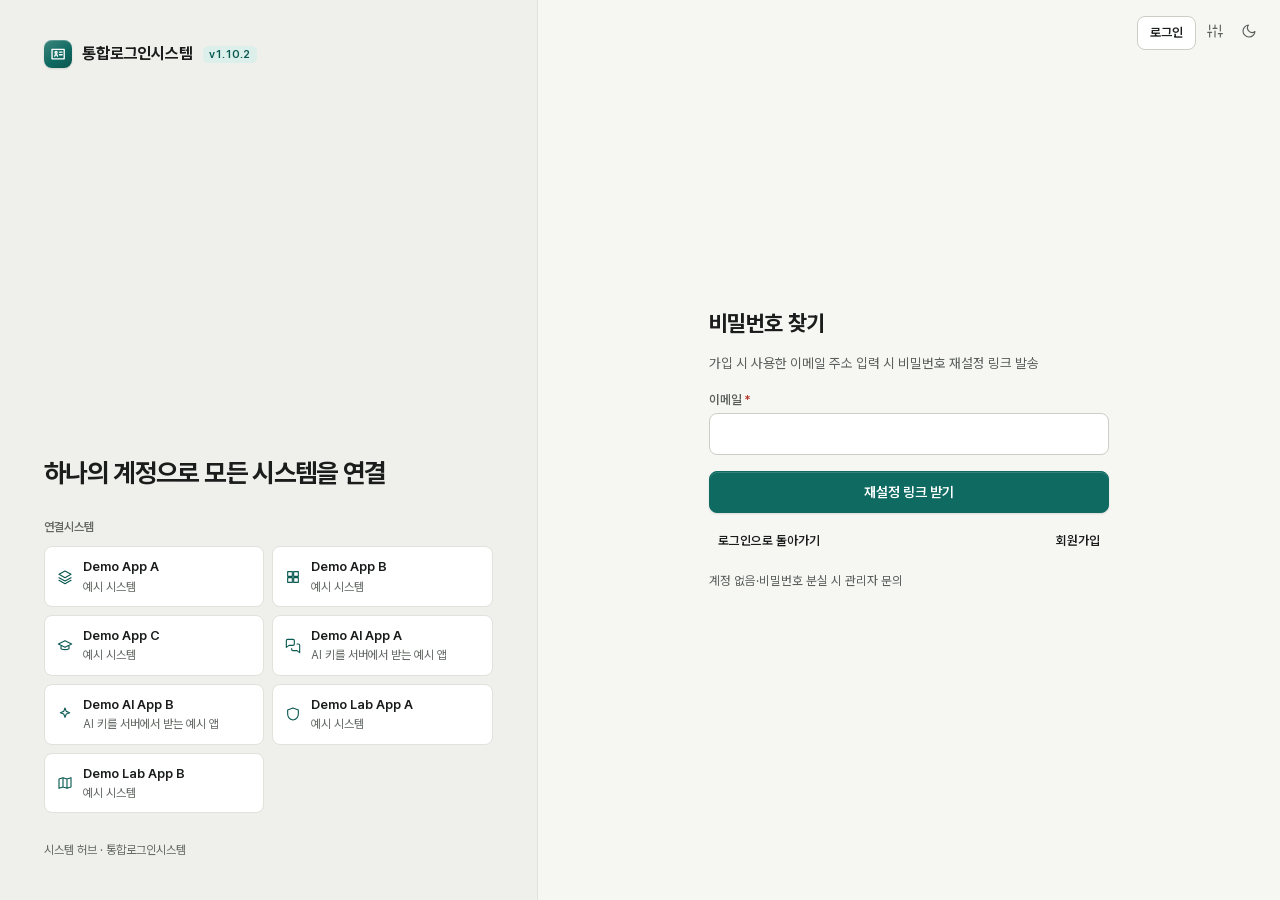
<file: public/forgot.html>
<!DOCTYPE html>
<html lang="ko" data-rui-font>
<head>
<meta charset="utf-8">
<meta name="viewport" content="width=device-width, initial-scale=1">
<meta name="robots" content="noindex, nofollow">
<title>비밀번호 찾기 · ulogin</title>
<!-- 캐시 정책 — 아래 ?v= 와 meta 는 성격이 다르다. 지우기 전에 읽어라.
     자산 URL 의 ?v={버전} 이 배포 반영의 **주 수단**이다. 서버 설정·mod_headers·
     프록시에 전혀 의존하지 않는다 — 버전이 바뀌면 URL 이 바뀌고, 브라우저에게는
     처음 보는 URL 이므로 무조건 새로 받는다. "쿼리스트링이 지저분하다"는 이유로
     지우면 새 버전을 올려도 반영되지 않는 문제가 그대로 돌아온다.
     값 일괄 변경은 tools/bump_asset_version.php 로 한다(손으로 고치지 마라).
     아래 meta 는 **보조 수단이다.** 현대 브라우저는 http-equiv="Cache-Control" 을
     무시할 수 있다(HTTP 헤더만 신뢰). 주 방어는 public/.htaccess 의 no-store 이며,
     이 meta 를 캐시 무효화의 주 수단으로 믿으면 안 된다. -->
<meta http-equiv="Cache-Control" content="no-store">
<!-- 공용 테마 (research-ui G17) — v1.8.6 / 리더 판정 D-337·D-342
     공용 파일 셋(rui-theme.js · rui-tokens.css · rui.css)은 research-ui 원본을 **바이트 그대로** 복사했다.
     ulogin 전용 보정은 따로 둔다:
       · rui-ulogin-pre.js — rui-theme.js 보다 **먼저**. `?rui=` 인계가 SSO 쿼리·일회용 토큰을 지우지 않게
       · rui-layer.css     — rui.css 를 cascade layer 로 불러 style.css 와의 클래스 충돌(D-236)을 푼다
       · ulogin-theme.css  — 화면 모양 보정(G16 로그인 틀 안의 ulogin 요소 · 공통 테마 2 · Pretendard 파일)
       · ulogin-shell.js   — G16 `RUI.login` 틀을 세우고 이 화면의 카드(#ul-pane)를 폼 자리에 넣는다
       · theme-ui.js       — 화면 설정(RUI.picker, 인라인 style 을 CSSOM 으로 옮긴다) · 밝기 · 버전 뱃지

     rui-theme.js 를 **스타일시트보다 먼저, head 에서** 부른다. <html> 에 data-rui-* 를 세우므로
     첫 그리기부터 색이 맞는다(GUIDE "새 앱에 쓰기").

     <html data-rui-font>: RUI.font() 의 jsdelivr 주입을 끈다(CSP style-src·font-src 'self').
     글꼴은 assets/PretendardVariable.woff2 를 직접 둔다(GUIDELINE 3장 — 외부 글꼴을 막는 서버).
     **CSP 를 넓히지 않는다** — 그것이 이 화면들의 방어다. -->
<script src="assets/rui-ulogin-pre.js?v=1.10.2"></script>
<script src="assets/rui-theme.js?v=1.10.2"></script>
<link rel="stylesheet" href="assets/rui-tokens.css?v=1.10.2">
<link rel="stylesheet" href="assets/rui-layer.css?v=1.10.2">
<link rel="stylesheet" href="assets/style.css?v=1.10.2">
<link rel="stylesheet" href="assets/ulogin-theme.css?v=1.10.2">
<script src="assets/theme-ui.js?v=1.10.2" defer></script>
</head>
<body class="ul-auth-body">
<!-- v1.8.6 — G16/G17 공통 로그인 틀(GUIDELINE 4-2장). 왼쪽 시스템 면·오른쪽 위 밝기 버튼은 RUI.login 이 그리고,
     ulogin-shell.js 가 로그인 폼 자리에 아래 #ul-pane(이 화면의 카드들)을 **옮겨** 넣는다.
     [data-ul-tools] 의 자식은 오른쪽 위 도구 줄로 간다. 공용 파일을 못 읽으면 pane 은 이 자리에 그대로 보인다. -->
<div id="ul-shell" class="rui ul-rui"></div>
<div data-ul-tools hidden><a class="btn" id="nav-login" href="login.html">로그인</a></div>
<div class="ul-own ul-pane" id="ul-pane">

    <section class="card auth-card" id="forgot-card">
      <div class="card-head">
        <h1>비밀번호 찾기</h1>
      </div>

      <div class="card-body">
        <p class="text-sm text-muted">
          가입 시 사용한 이메일 주소 입력 시 비밀번호 재설정 링크 발송
        </p>

        <form class="form" id="forgot-form" novalidate>
          <div class="field">
            <label for="email">이메일<span class="req" aria-hidden="true">*</span></label>
            <input type="email" id="email" name="email" autocomplete="email"
                   autocapitalize="off" spellcheck="false" required maxlength="190">
            <span class="field-error"></span>
          </div>

          <p class="text-xs text-muted" id="cooldown-note" role="status" aria-live="polite" hidden></p>

          <button type="submit" class="btn btn-primary btn-block" id="submit-btn">재설정 링크 받기</button>
        </form>
      </div>

      <div class="card-foot">
        <a class="btn btn-ghost btn-sm" id="link-login" href="login.html">로그인으로 돌아가기</a>
        <a class="btn btn-ghost btn-sm" id="link-register" href="register.html">회원가입</a>
      </div>
    </section>

    <!-- 발송 완료 — 계정 존재 여부와 무관하게 항상 같은 화면이다 -->
    <section class="card auth-card" id="sent-card" hidden>
      <div class="card-head">
        <h1>메일을 보냈습니다</h1>
      </div>
      <div class="card-body" id="sent-body"></div>
      <div class="card-foot" id="sent-foot"></div>
    </section>

</div><!-- /#ul-pane -->

<script src="assets/ulogin-shell.js?v=1.10.2"></script>
<script src="assets/api.js?v=1.10.2"></script>
<script src="assets/ui.js?v=1.10.2"></script>
<script>
/* ============================================================================
 * forgot.html — 비밀번호 찾기
 *
 * POST /api/auth/password/forgot  (실제 파일: api/auth/password_forgot.php,
 *   api.js 의 ULOGIN_PATH_ALIASES 가 논리 경로를 자동 치환한다)
 *
 * 계정 존재 여부와 무관하게 **항상 같은 성공 화면**을 보여준다.
 * 다르게 보이면 그 차이가 계정 열거(enumeration) 수단이 된다.
 * ========================================================================== */
(function () {
  'use strict';

  var SSO_KEEP = ['service_id', 'redirect_uri', 'state', 'code_challenge'];
  var qs = new URLSearchParams(location.search);

  function withSso(target) {
    var next = new URLSearchParams();
    SSO_KEEP.forEach(function (k) {
      if (qs.has(k) && qs.get(k) !== '') { next.set(k, qs.get(k)); }
    });
    var q = next.toString();
    return q ? target + '?' + q : target;
  }

  var cardForm = $('#forgot-card');
  var cardSent = $('#sent-card');
  var sentBody = $('#sent-body');
  var sentFoot = $('#sent-foot');
  var form = $('#forgot-form');
  var inEmail = $('#email');
  var btn = $('#submit-btn');
  var coolNote = $('#cooldown-note');

  /* SSO 파라미터 유지 — 빼면 사용자가 로그인 서버에 갇힌다. */
  var loginHref = withSso('login.html');
  $('#link-login').setAttribute('href', loginHref);
  $('#nav-login').setAttribute('href', loginHref);
  $('#link-register').setAttribute('href', withSso('register.html'));

  /* ---- 쿨다운 (자체 구현) -------------------------------------------- */
  var coolTimer = null;
  function startCooldown(seconds) {
    var left = Math.max(0, Math.floor(Number(seconds) || 0));
    if (coolTimer) { clearInterval(coolTimer); coolTimer = null; }
    if (!left) { btn.disabled = false; coolNote.hidden = true; return; }
    btn.disabled = true;
    coolNote.hidden = false;
    var tick = function () {
      if (left <= 0) {
        clearInterval(coolTimer); coolTimer = null;
        btn.disabled = false;
        coolNote.textContent = '다시 시도할 수 있습니다.';
        return;
      }
      coolNote.textContent = '다시 요청까지 ' + fmtDuration(left) + ' 남았습니다.';
      left -= 1;
    };
    tick();
    coolTimer = setInterval(tick, 1000);
  }

  /* ---- 발송 완료 화면 ------------------------------------------------- */
  function showSent(data) {
    clear(sentBody);
    clear(sentFoot);

    var msg = (data && data.message) ||
      '입력한 이메일로 재설정 링크 발송 완료, 메일 미수신 시 주소 확인';
    sentBody.appendChild(alertNode(msg, 'success'));

    if (data && data.expires_in) {
      sentBody.appendChild(el('p', { class: 'text-sm text-muted' },
        '재설정 링크는 ' + fmtDuration(data.expires_in) + ' 동안만 유효합니다.'));
    }
    sentBody.appendChild(el('p', { class: 'text-sm text-muted' },
      '보안상 해당 이메일의 가입 여부 비공개, ' +
      '메일 미수신 시 가입에 사용한 다른 주소 확인'));

    sentFoot.appendChild(el('a', { class: 'btn btn-primary', href: loginHref }, '로그인으로 돌아가기'));
    sentFoot.appendChild(el('button', {
      class: 'btn btn-ghost', type: 'button',
      on: { click: function () { cardSent.hidden = true; cardForm.hidden = false; } }
    }, '다른 주소로 다시 받기'));

    cardForm.hidden = true;
    cardSent.hidden = false;
  }

  /* ---- 제출 ---------------------------------------------------------- */
  form.addEventListener('submit', function (ev) {
    ev.preventDefault();
    if (btn.disabled) { return; }
    clearFormErrors(form);
    startCooldown(0);   // 끝난 쿨다운 안내문을 지운다

    var email = inEmail.value.trim();
    if (!email || email.indexOf('@') === -1) {
      formErrors(form, { code: 'VALIDATION_FAILED', message: '이메일 주소를 입력해 주세요.', field: 'email' });
      return;
    }

    setBusy(btn, true);
    apiPost('/api/auth/password/forgot', { email: email })
      .then(function (data) {
        setBusy(btn, false);
        showSent(data);
      })
      .catch(function (err) {
        setBusy(btn, false);
        if (err.code === 'RATE_LIMITED') {
          formBanner(form, errorMessage(err), 'danger');
          startCooldown(err.data && err.data.retry_after);
          return;
        }
        /* VALIDATION_FAILED(이메일 형식)만 필드 오류로 나온다.
           계정 유무로는 절대 실패하지 않는다(백엔드 리포트 1-3). */
        formErrors(form, err);
      });
  });
})();
</script>
</body>
</html>
</file>
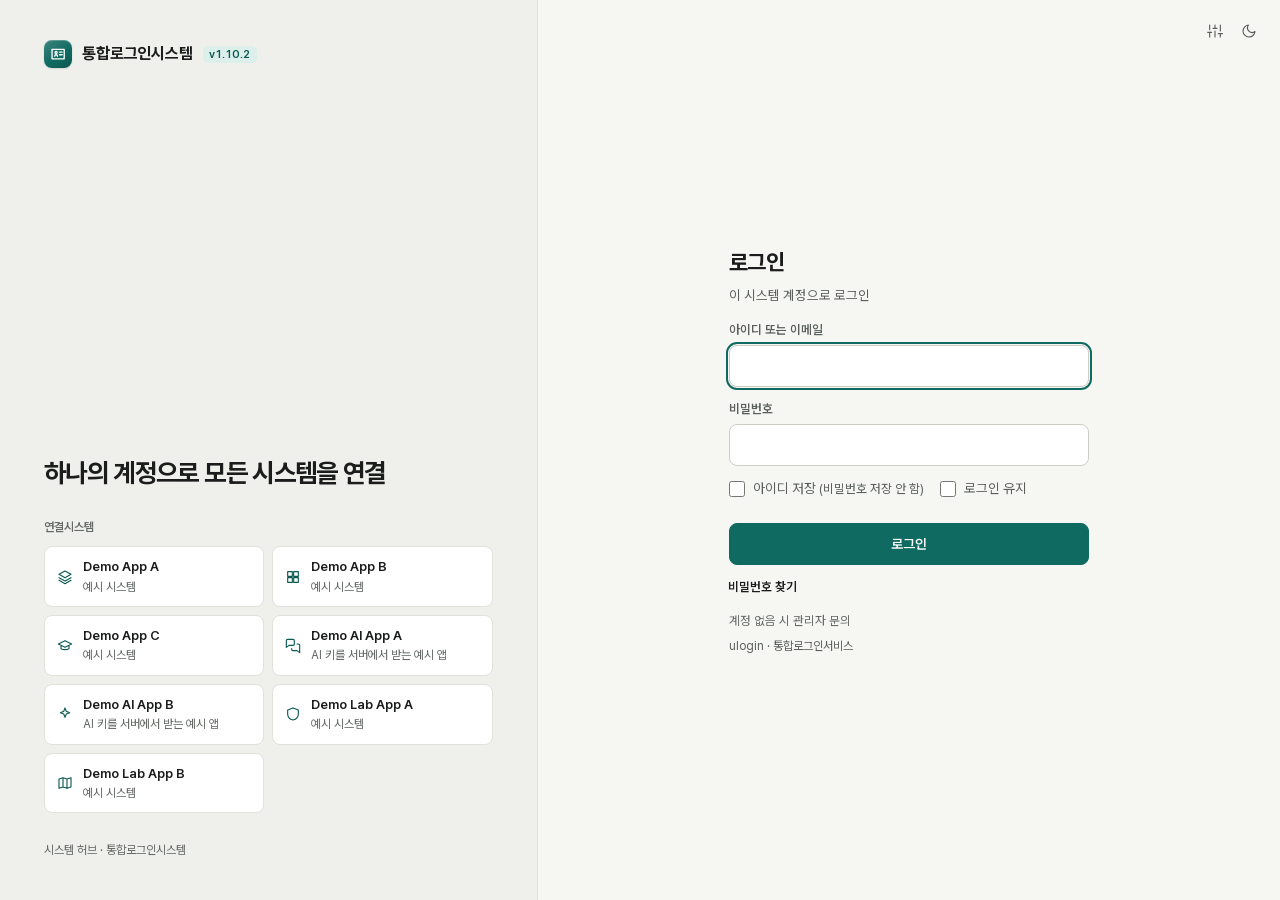
<file: public/login.html>
<!DOCTYPE html>
<html lang="ko" data-rui-font>
<head>
<meta charset="utf-8">
<meta name="viewport" content="width=device-width, initial-scale=1">
<meta name="robots" content="noindex, nofollow">
<title>로그인 · ulogin</title>
<!-- 캐시 정책 — 아래 ?v= 와 meta 는 성격이 다르다. 지우기 전에 읽어라.
     자산 URL 의 ?v={버전} 이 배포 반영의 **주 수단**이다. 서버 설정·mod_headers·
     프록시에 전혀 의존하지 않는다 — 버전이 바뀌면 URL 이 바뀌고, 브라우저에게는
     처음 보는 URL 이므로 무조건 새로 받는다. "쿼리스트링이 지저분하다"는 이유로
     지우면 새 버전을 올려도 반영되지 않는 문제가 그대로 돌아온다.
     값 일괄 변경은 tools/bump_asset_version.php 로 한다(손으로 고치지 마라).
     아래 meta 는 **보조 수단이다.** 현대 브라우저는 http-equiv="Cache-Control" 을
     무시할 수 있다(HTTP 헤더만 신뢰). 주 방어는 public/.htaccess 의 no-store 이며,
     이 meta 를 캐시 무효화의 주 수단으로 믿으면 안 된다. -->
<meta http-equiv="Cache-Control" content="no-store">
<!-- 공용 테마 (research-ui G17) — v1.8.6 / 리더 판정 D-337·D-342
     공용 파일 셋(rui-theme.js · rui-tokens.css · rui.css)은 research-ui 원본을 **바이트 그대로** 복사했다.
     ulogin 전용 보정은 따로 둔다:
       · rui-ulogin-pre.js — rui-theme.js 보다 **먼저**. `?rui=` 인계가 SSO 쿼리·일회용 토큰을 지우지 않게
       · rui-layer.css     — rui.css 를 cascade layer 로 불러 style.css 와의 클래스 충돌(D-236)을 푼다
       · ulogin-theme.css  — 화면 모양 보정(G16 로그인 틀 안의 ulogin 고유 요소 · 공통 테마 2 · Pretendard 파일)
       · ulogin-shell.js   — G16 `RUI.login` 의 공통 옵션(이 화면은 그 값으로 RUI.login 을 직접 부른다)
       · theme-ui.js       — 화면 설정(RUI.picker, 인라인 style 을 CSSOM 으로 옮긴다) · 밝기 아이콘 갱신

     rui-theme.js 를 **스타일시트보다 먼저, head 에서** 부른다. <html> 에 data-rui-* 를 세우므로
     첫 그리기부터 색이 맞는다(GUIDE "새 앱에 쓰기").

     <html data-rui-font>: RUI.font() 의 jsdelivr 주입을 끈다(CSP style-src·font-src 'self').
     글꼴은 assets/PretendardVariable.woff2 를 직접 둔다(GUIDELINE 3장 — 외부 글꼴을 막는 서버).
     **CSP 를 넓히지 않는다** — 그것이 이 화면들의 방어다. -->
<script src="assets/rui-ulogin-pre.js?v=1.10.2"></script>
<script src="assets/rui-theme.js?v=1.10.2"></script>
<link rel="stylesheet" href="assets/rui-tokens.css?v=1.10.2">
<link rel="stylesheet" href="assets/rui-layer.css?v=1.10.2">
<link rel="stylesheet" href="assets/style.css?v=1.10.2">
<link rel="stylesheet" href="assets/ulogin-theme.css?v=1.10.2">
<script src="assets/theme-ui.js?v=1.10.2" defer></script>
</head>
<body class="ul-auth-body">
<!-- v1.8.6 — G16 공통 로그인 화면(GUIDELINE 4-2장). 왼쪽 시스템 면·오른쪽 로그인 칸은 RUI.login 이 그린다.
     아래 #ul-login-parts 는 ulogin 고유 요소다. 스크립트가 RUI.login 이 그린 폼 안 제자리로 **옮긴다**
     (아이디 저장·로그인 유지 → 비밀번호 칸 아래, 남은 시간 → 오류 줄 아래, 링크 → 도움말 위).
     SSO 오류·확인 중 표시는 폼 대신 오른쪽 칸에 선다. 링크는 RUI.SYSTEMS 목록과 달리 이 서버 안의 화면뿐이다. -->
<div id="ul-shell" class="rui ul-rui"></div>

<div id="ul-login-parts" hidden>
  <p class="ul-own text-sm text-muted ul-sso-note" id="sso-note" hidden></p>
  <div class="ul-own ul-login-banner" id="login-banner"></div>

  <div class="ul-own check-list ul-login-checks" id="login-checks">
    <label class="check">
      <input type="checkbox" id="remember-id">
      <span>아이디 저장 <span class="text-xs text-muted">(비밀번호 저장 안 함)</span></span>
    </label>
    <label class="check">
      <input type="checkbox" id="remember">
      <span>로그인 유지</span>
    </label>
  </div>

  <p class="ul-own text-xs text-muted" id="cooldown-note" role="status" aria-live="polite" hidden></p>

  <div class="ul-own ul-login-links" id="link-row">
    <a class="btn btn-ghost btn-sm" id="link-register" href="register.html" hidden>회원가입</a>
    <a class="btn btn-ghost btn-sm" id="link-forgot" href="forgot.html">비밀번호 찾기</a>
  </div>

  <!-- 이 서버 이름 — SSO 요청이면 sso/validate 의 site_name 으로 바뀐다(v1.8.4 까지의 바닥줄과 같은 값) -->
  <p class="ul-own ul-login-site" id="login-site"><span id="footer-site">ulogin</span> · 통합로그인서비스</p>

  <!-- =============== 이메일 인증 재발송 (AUTH_EMAIL_UNVERIFIED) — 로그인 폼 바로 아래 =============== -->
  <section class="ul-own ul-login-sub" id="resend-card" hidden>
    <h2>이메일 인증이 필요합니다</h2>
    <p class="text-sm text-muted">
      가입 시 받은 인증 메일의 링크로 로그인 가능,
      메일 없음·링크 만료 시 아래에서 다시 받기
    </p>
    <form class="form" id="resend-form" novalidate>
      <div class="field">
        <label for="resend-email">이메일</label>
        <input type="email" id="resend-email" name="email" autocomplete="email"
               autocapitalize="off" spellcheck="false">
        <span class="field-error"></span>
      </div>
      <p class="text-xs text-muted" id="resend-note" role="status" aria-live="polite" hidden></p>
      <button type="submit" class="btn btn-secondary" id="resend-btn">인증 메일 재발송</button>
    </form>
  </section>

  <!-- SSO 사전검증 진행 표시 (SSO 파라미터가 있을 때만 보인다) — 폼 대신 선다 -->
  <div class="ul-own ul-login-alt" id="validating" hidden></div>

  <!-- ================= SSO 검증 실패 화면 — 폼 대신 선다 =================
       리다이렉트하지 않는다. 검증 전/실패 시의 리다이렉트가 곧 오픈 리다이렉트다. -->
  <section class="ul-own ul-login-alt card auth-card" id="sso-error-card" hidden>
    <div class="card-head">
      <h1 id="sso-error-title">로그인 요청을 처리할 수 없습니다</h1>
    </div>
    <div class="card-body" id="sso-error-body"></div>
    <div class="card-foot" id="sso-error-foot"></div>
  </section>
</div>

<script src="assets/ulogin-shell.js?v=1.10.2"></script>
<script src="assets/api.js?v=1.10.2"></script>
<script src="assets/ui.js?v=1.10.2"></script>
<script>
/* ============================================================================
 * login.html — SSO 로그인 + 일반 로그인
 *
 * v1.8.6 — 화면은 G16 `RUI.login()` 이 그린다(GUIDELINE 4-2장, D-337). 이 스크립트가 정하는 것은
 *   옵션 값과 onSubmit 뿐이다. 범용 로그인 자신이라 sso 옵션은 주지 않는다(mode off — 이 시스템 계정).
 *   onSubmit(id, pw) 이 실패하면 **사람이 읽을 문장**을 담은 Error 를 던진다 → 부품이 오류 줄에 보이고
 *   비밀번호 칸을 다시 고른다. 빈 칸 문구·「확인하는 중…」은 부품의 고정 문구다.
 *   제목은 고정 문구 「로그인」이다 — SSO 요청이면 서비스 이름은 제목 아래 안내 줄(#sso-note)에 쓴다.
 *
 * 순서 (auth-ui-builder/SKILL.md "동작 순서"):
 *   1) 쿼리에서 SSO 파라미터를 읽는다
 *   2) 있으면 **먼저** GET /api/sso/validate 로 사전 검증한다
 *   3) 실패하면 리다이렉트하지 않고 화면에 오류를 표시하고 폼을 숨긴다
 *   4) 성공하면 **무음 인가를 한 번 시도한다** (v1.7.0 신규 — 아래 3-a)
 *   5) 무음이 안 되면 안내 줄에 "{service_name} 로그인 요청" 을 표시하고 폼을 연다
 *   6) 제출 → POST /api/sso/authorize → data.redirect_to 를 그대로 location.replace()
 *   7) SSO 파라미터가 없으면 POST /api/auth/login 후 mypage.html
 *
 * 3-a) 무재인증(무음) SSO — v1.7.0 (설계 §2-4)
 *   validate 성공 직후, **비밀번호 폼을 그리기 전에**
 *   POST /api/sso/authorize_session 을 한 번 부른다. 쿠키 세션이 이미 있으면
 *   서버가 기존 authorize 와 **같은 모양**의 {redirect_to, code, state, expires_in}
 *   을 돌려주고, 화면은 그대로 location.replace() 한다.
 *   - 401(AUTH_REQUIRED) 은 **오류가 아니다.** "무음이 안 됐다"는 뜻이고
 *     정상 동작으로서 비밀번호 폼을 그린다.
 *   - state · code_challenge 가 쿼리에 없으면 **아예 부르지 않는다.**
 *     그 경로는 둘 다 필수라 400 을 받을 것이 확정이다(설계 §A-4 — 기존
 *     authorize 는 선택, 무음 경로만 필수. 이 비대칭은 의도다).
 *   - 왕복이 짧으므로 로딩 표시를 유지한다. 폼이 깜빡였다 사라지지 않게 한다.
 * ========================================================================== */
(function () {
  'use strict';

  /* ---- SSO 파라미터 -------------------------------------------------- */
  /* references/redirect-flow.md 의 withSso() 유지 대상 4개 */
  var SSO_KEEP = ['service_id', 'redirect_uri', 'state', 'code_challenge'];

  var qs = new URLSearchParams(location.search);
  function param(k) { var v = qs.get(k); return v === null ? '' : v.trim(); }

  var sso = {
    service_id: param('service_id'),
    redirect_uri: param('redirect_uri'),
    state: param('state'),
    code_challenge: param('code_challenge'),
    prompt: param('prompt')
  };

  /* v1.7.0 — 종전 주석("계약에 무인(silent) authorize 경로가 없어 prompt 유무로
     분기할 것이 없다")의 전제가 **둘 다** 바뀌었다.

     ① 무음 경로 POST /api/sso/authorize_session 이 생겼다(설계 §A-1 다안).
     ② 그래서 `sso.prompt` 를 **실제로 읽는 코드가 생겼다** — trySilentAuthorize()
        가 `prompt=login`(재인증 요구)이면 무음을 건너뛴다(리더 판정 2).

     그 한 값만 본다. `prompt=none`·`consent`·`select_account` 등 나머지는
     여전히 구현하지 않는다(설계 §7) — `prompt=none` 에 해당하는 동작은 이미
     전용 엔드포인트가 맡고, 나머지는 이 배포에 쓸 곳이 없다. */

  /* 하나라도 들어왔으면 SSO 요청으로 본다. 둘 다 있어야 유효하다. */
  var ssoRequested = !!(sso.service_id || sso.redirect_uri);
  var ssoReady = false;   // validate 성공 후에만 true. 이 값이 false면 authorize를 부르지 않는다.

  /** 현재 SSO 파라미터를 유지한 채 다른 화면으로 가는 URL을 만든다. */
  function withSso(target) {
    var next = new URLSearchParams();
    SSO_KEEP.forEach(function (k) {
      if (qs.has(k) && qs.get(k) !== '') { next.set(k, qs.get(k)); }
    });
    var q = next.toString();
    return q ? target + '?' + q : target;
  }

  /* ---- 저장소 안전 접근 (프라이버시 모드에서 throw할 수 있다) ---------- */
  var ID_KEY = 'ulogin_saved_username';
  var PREFILL_KEY = 'ulogin_prefill_username';

  function lsGet(k) { try { return localStorage.getItem(k); } catch (e) { return null; } }
  function lsSet(k, v) { try { localStorage.setItem(k, v); } catch (e) { /* noop */ } }
  function lsDel(k) { try { localStorage.removeItem(k); } catch (e) { /* noop */ } }
  function ssTake(k) {
    try { var v = sessionStorage.getItem(k); if (v !== null) { sessionStorage.removeItem(k); } return v; }
    catch (e) { return null; }
  }

  /* ---- G16 공통 로그인 화면 -------------------------------------------
   * 공용 부품이 없으면(rui-theme.js 를 못 읽음) 로그인할 수 없다. 조용히 빈 화면을 두지 않고
   * 이유를 보인다. */
  var shellHost = $('#ul-shell');
  if (!window.RUI || typeof RUI.login !== 'function' || !window.ULOGIN_SHELL) {
    shellHost.appendChild(alertNode('화면 구성 파일을 읽지 못했습니다. 새로 고침해 주세요.', 'danger'));
    return;
  }

  var login = RUI.login(shellHost, {
    self: 'ulogin',
    version: ULOGIN_SHELL.version(),
    tagline: ULOGIN_SHELL.TAGLINE,
    desc: ULOGIN_SHELL.DESC,
    systems: true,
    idLabel: '아이디 또는 이메일',
    idAuto: 'username',
    help: '계정 없음 시 관리자 문의',
    onSubmit: submitLogin
  });

  /* ---- 엘리먼트 ------------------------------------------------------ */
  var form = $('.rui-login-form', shellHost);        // 부품이 그린 로그인 폼(= 로그인 칸)
  var mainEl = $('.rui-login-main', shellHost);
  var inUser = form.querySelector('[name=u]');
  var inPass = form.querySelector('[name=p]');
  var btn = form.querySelector('.rui-login-go');
  var errLine = form.querySelector('.rui-login-err');

  /* 부품의 입력칸에 이 화면이 쓰던 id·속성을 단다(라벨은 부품이 감싸서 이미 연결돼 있다). */
  inUser.id = 'username';
  inUser.setAttribute('autocapitalize', 'off');
  inUser.setAttribute('autocorrect', 'off');
  inUser.setAttribute('spellcheck', 'false');
  inPass.id = 'password';

  var parts = $('#ul-login-parts');
  var ssoNote = $('#sso-note');
  var banner = $('#login-banner');
  var checks = $('#login-checks');
  var cbSaveId = $('#remember-id');
  var cbRemember = $('#remember');
  var coolNote = $('#cooldown-note');
  var linkRow = $('#link-row');

  var cardResend = $('#resend-card');
  var formResend = $('#resend-form');
  var inResendEmail = $('#resend-email');
  var btnResend = $('#resend-btn');
  var resendNote = $('#resend-note');

  var elValidating = $('#validating');
  var cardErr = $('#sso-error-card');
  var errTitle = $('#sso-error-title');
  var errBody = $('#sso-error-body');
  var errFoot = $('#sso-error-foot');

  var linkRegister = $('#link-register');
  var linkForgot = $('#link-forgot');
  var siteLine = $('#login-site');
  var footerSite = $('#footer-site');

  /* 제자리로 옮긴다: 안내 줄 아래(안내·배너) · 비밀번호 칸 아래(체크) · 오류 줄 아래(남은 시간) ·
     도움말 위(링크) · 폼 바로 아래(재발송) · 폼 대신(확인 중·SSO 오류). */
  var hint = form.querySelector('[data-hint]');
  hint.parentNode.insertBefore(banner, hint.nextSibling);
  hint.parentNode.insertBefore(ssoNote, hint.nextSibling);
  errLine.parentNode.insertBefore(checks, errLine);
  errLine.parentNode.insertBefore(coolNote, errLine.nextSibling);
  var helpLine = form.querySelector('.rui-login-help');
  form.insertBefore(linkRow, helpLine);
  form.appendChild(siteLine);            // 도움말 아래 작은 글씨
  mainEl.appendChild(cardResend);        // 폼 안에 넣지 않는다(폼 안의 폼은 submit 이 바깥 폼으로 올라간다)
  mainEl.appendChild(elValidating);
  mainEl.appendChild(cardErr);
  parts.parentNode.removeChild(parts);

  /* 폼은 검증이 끝나 showLoginForm() 이 부를 때만 보인다. */
  form.hidden = true;

  /* ---- 공용: 쿨다운 카운트다운 --------------------------------------- */
  /* api.js/ui.js 에 카운트다운 기능이 없어 화면에서 자체 구현한다.
     부품은 onSubmit 이 끝나면 버튼을 다시 켠다 — 그래서 제출 실패에서 시작하는 쿨다운은
     **부품이 버튼을 켠 다음**(setTimeout 0)에 건다. coolActive() 가 그동안의 재제출을 막는다. */
  function makeCooldown(button, noteEl, prefix) {
    var timer = null;
    var start = function (seconds, label) {
      var left = Math.max(0, Math.floor(Number(seconds) || 0));
      if (timer) { clearInterval(timer); timer = null; }
      if (!left) { button.disabled = false; noteEl.hidden = true; noteEl.textContent = ''; return; }
      button.disabled = true;
      noteEl.hidden = false;
      var head = label || prefix;
      var tick = function () {
        if (left <= 0) {
          clearInterval(timer); timer = null;
          button.disabled = false;
          noteEl.textContent = '다시 시도할 수 있습니다.';
          return;
        }
        noteEl.textContent = head + ' ' + fmtDuration(left) + ' 남았습니다.';
        left -= 1;
      };
      tick();
      timer = setInterval(tick, 1000);
    };
    start.active = function () { return timer !== null; };
    return start;
  }
  var coolSubmit = makeCooldown(btn, coolNote, '다시 시도까지');
  var coolResend = makeCooldown(btnResend, resendNote, '다시 보낼 수 있을 때까지');
  function coolSubmitLater(seconds, label) {
    setTimeout(function () { coolSubmit(seconds, label); }, 0);
  }

  /** retry_after(초) 우선, 없으면 locked_until(ISO8601)에서 남은 초를 계산한다. */
  function secondsFrom(data) {
    if (!data) { return 0; }
    if (typeof data.retry_after === 'number' && data.retry_after > 0) { return data.retry_after; }
    if (data.locked_until) {
      var t = new Date(data.locked_until).getTime();
      if (!isNaN(t)) { return Math.max(0, Math.ceil((t - Date.now()) / 1000)); }
    }
    return 0;
  }

  /* ---- SSO 오류 화면 -------------------------------------------------- */
  function kvRow(label, value) {
    return el('div', { class: 'field' }, [
      el('span', { class: 'field-label', text: label }),
      el('code', { class: 'mono text-sm', text: value === '' || value === null ? '(없음)' : String(value) })
    ]);
  }

  /**
   * SSO 오류 화면을 띄우고 로그인 폼을 숨긴다.
   * @param {string} title
   * @param {string} message
   * @param {object} opts { showParams:bool, whitelistHint:bool, retry:bool }
   */
  function showSsoError(title, message, opts) {
    opts = opts || {};
    form.hidden = true;
    cardResend.hidden = true;
    elValidating.hidden = true;
    clear(errBody);
    clear(errFoot);

    errTitle.textContent = title;
    errBody.appendChild(alertNode(message, 'danger'));

    if (opts.showParams) {
      errBody.appendChild(el('div', { class: 'stack' }, [
        kvRow('요청된 service_id', sso.service_id),
        kvRow('요청된 redirect_uri', sso.redirect_uri)
      ]));
    }
    if (opts.whitelistHint) {
      errBody.appendChild(el('p', { class: 'text-sm text-muted' },
        '이 주소는 서비스의 복귀 주소 화이트리스트에 등록되어 있지 않습니다. ' +
        '위 redirect_uri를 그대로 로그인 서버 관리자에게 전달해 화이트리스트 등록을 요청해 주세요. ' +
        '보안을 위해 등록 전에는 어떤 경우에도 해당 주소로 이동하지 않습니다.'));
    }
    if (opts.retry) {
      errFoot.appendChild(el('button', {
        class: 'btn btn-secondary', type: 'button',
        on: { click: function () { location.reload(); } }
      }, '다시 시도'));
    }
    errFoot.appendChild(el('a', { class: 'btn btn-ghost', href: 'index.html' }, '처음으로'));
    cardErr.hidden = false;
  }

  /* ---- 회원가입 링크 (v1.8.2) -----------------------------------------
   * 링크는 마크업에서 `hidden` 으로 시작한다. **허용이 확인된 때만** 보인다(fail-closed) —
   * 값을 못 받았거나(네트워크·5xx·레이트리밋) 모양이 이상하면 감춘 채로 둔다.
   *   SSO 진입: `sso/validate` 의 allow_register (전역 AND 서비스)
   *   그 밖   : GET /api/auth/register_status 의 allow_register (전역)
   * 두 값 모두 서버의 같은 판정 함수(registration_open)에서 나온다. 가입 API 가 실제로
   * 거절하는 조건과 같으므로 「링크는 보이는데 가입은 막힌다」가 생기지 않는다.
   * ------------------------------------------------------------------- */
  function applyRegisterLink(info) {
    linkRegister.hidden = true;
    if (info) {
      linkRegister.hidden = (info.allow_register !== true || info.register_mode === 'closed');
      linkRegister.textContent = (info.register_mode === 'approval') ? '가입 신청' : '회원가입';
      return;
    }
    apiGet('/api/auth/register_status')
      .then(function (data) {
        linkRegister.hidden = !(data && data.allow_register === true && data.register_mode !== 'closed');
        linkRegister.textContent = (data && data.register_mode === 'approval') ? '가입 신청' : '회원가입';
      })
      .catch(function () { linkRegister.hidden = true; });
  }

  /* ---- 로그인 폼 노출 ------------------------------------------------- */
  function showLoginForm(info) {
    elValidating.hidden = true;
    cardErr.hidden = true;

    /* 제목은 고정 문구 「로그인」(GUIDELINE 4-2 고정 문구표). 서비스 이름은 안내 줄 아래에 쓴다. */
    clear(ssoNote);
    ssoNote.hidden = true;
    if (info && info.service_name) {
      ssoNote.appendChild(el('strong', { text: String(info.service_name) }));
      ssoNote.appendChild(text(' 로그인 요청입니다. '));
    }

    if (info && info.site_name) {
      footerSite.textContent = info.site_name;
    }

    applyRegisterLink(info);

    /* requires_pkce=true 인데 code_challenge 가 안 왔으면 교환 단계에서 실패한다.
       로그인 자체는 막지 않고 경고만 띄운다. */
    if (info && info.requires_pkce === true && !sso.code_challenge) {
      banner.appendChild(
        alertNode('이 서비스는 PKCE(code_challenge)가 필수입니다. 요청에 code_challenge가 없어 ' +
                  '로그인 후 코드 교환이 실패할 수 있습니다. 앱을 HTTPS 또는 localhost에서 실행해 주세요.',
                  'warn')
      );
      ssoNote.hidden = !ssoNote.firstChild;
    } else if (ssoReady) {
      ssoNote.appendChild(text('로그인 후 요청한 앱으로 복귀'));
      ssoNote.hidden = false;
    }

    form.hidden = false;
    /* 아이디가 이미 채워져 있으면 비밀번호로 포커스를 옮긴다. */
    try { (inUser.value ? inPass : inUser).focus(); } catch (e) { /* noop */ }
  }

  /* ---- 무재인증(무음) SSO — v1.7.0 ------------------------------------
   * 설계 §2-2 · §2-4. validate 를 통과한 뒤 **폼을 그리기 전에** 한 번만 부른다.
   *
   * 이 함수가 성공하면 사용자는 비밀번호를 보지 않고 원래 앱으로 돌아간다.
   * 실패는 거의 전부 **정상**이다 — 로그인 안 한 사람이 대부분이기 때문이다.
   * 그래서 기본 동작은 "조용히 폼으로 떨어진다" 이고, 오류 화면으로 가는 것은
   * **복귀 주소·서비스 자체가 틀렸을 때뿐**이다(그 둘은 폼을 열어 봐야 제출이
   * 같은 이유로 거절된다).
   * ------------------------------------------------------------------- */
  function trySilentAuthorize(info) {
    /* `prompt=login` 은 **재인증 요구**다. 무음을 건너뛰고 비밀번호를 다시 묻는다.
       (리더 판정 2 · 2026-11-10)

       설계 §7 은 「OIDC prompt 파라미터 전체」를 구현하지 않기로 했고 그 판정은
       **서버 쪽에 그대로 유효하다** — 새 엔드포인트는 prompt 를 보지 않는다.
       여기서 하는 것은 화면이 **무음을 시도할지 말지**를 고르는 것뿐이라
       서버 변경이 0 이고 계약도 건드리지 않는다.

       왜 무시하면 안 되나: 연동 앱이 민감한 작업 앞에서 재인증을 요구하는 것은
       정당한 요구다. 무음이 먼저 끼어들면 그 요구가 **조용히** 무시된다 —
       앱은 사람이 비밀번호를 다시 넣었다고 믿는데 실제로는 아니다.
       7개 시스템이 지금 이 값을 보내는지는 모른다. **보내든 안 보내든
       무시하지 않는 쪽이 맞다.** */
    if (sso.prompt === 'login') { showLoginForm(info); return; }

    /* 무음 경로는 state·code_challenge 가 **필수**다(설계 §A-4). 둘 중 하나라도
       없으면 400 이 확정이므로 요청 자체를 보내지 않는다 — 레이트리밋 버킷
       (sso_silent:ip 60/300)을 헛되이 소모하지 않기 위해서이기도 하다. */
    if (!sso.state || !sso.code_challenge) { showLoginForm(info); return; }

    /* 폼 깜빡임 방지 — 왕복이 끝날 때까지 로딩 표시를 유지한다. */
    clear(elValidating);
    elValidating.hidden = false;
    elValidating.appendChild(loadingNode('로그인 상태를 확인하는 중…'));

    apiPost('/api/sso/authorize_session', {
      service_id: sso.service_id,
      redirect_uri: sso.redirect_uri,
      state: sso.state,
      code_challenge: sso.code_challenge,
      code_challenge_method: 'S256'
    })
      .then(function (data) {
        /* 응답 키 4개는 기존 authorize 와 같다(설계 §2-2). 서버가 준 문자열을
           그대로 쓴다 — URL 을 프론트에서 조립하지 않는다. */
        if (!data || !data.redirect_to) { showLoginForm(info); return; }
        location.replace(data.redirect_to);
      })
      .catch(function (err) {
        /* 세션이 없다 = 무음 불가. **오류로 표시하지 않는다**(설계 §2-2 주석). */
        if (err.code === 'AUTH_REQUIRED' || err.code === 'AUTH_SESSION_EXPIRED') {
          showLoginForm(info);
          return;
        }
        /* ── 여기서부터 **모든** 오류가 같은 길로 간다: 폼을 열고 안내만 띄운다 ──
         *
         * 리더 판정 3 (2026-11-10): **무음 경로의 어떤 오류도 비밀번호 폼을
         * 막아서는 안 된다.** 무음과 비밀번호는 레이트리밋 버킷부터 갈라져 있고
         * (`sso_silent:*` 대 `login:*`, 설계 §A-5) 받는 자격증명도 다르다.
         * 한쪽의 실패를 다른 쪽에 전가하면 설계가 버킷을 나눈 이유를 화면이
         * 되돌린다.
         *
         * 처음에는 `SSO_INVALID_SERVICE`·`SSO_INVALID_REDIRECT` 를 오류 화면으로
         * 보냈다(폼을 숨긴다). **그것이 틀렸다는 것을 이 판정을 받고 알았다.**
         * 두 경로의 거절 규칙이 **같지 않기 때문**이다 — 무음 경로에는
         * 「`redirect_uri` 의 scheme 이 https 여야 한다」가 **추가로** 걸려 있다
         * (설계 §B-4). 즉 화이트리스트에 등록된 `http://127.0.0.1:8101/sso/callback`
         * 같은 항목은 **무음에서는 SSO_INVALID_REDIRECT 인데 비밀번호 경로에서는
         * 정상으로 통과한다**(기존 `authorize.php` 에는 그 규칙이 없다 — D-234 가
         * 「한 줄도 고치지 않는다」로 못박았다).
         * 그걸 오류 화면으로 보내면 **무음 전용 규칙이 비밀번호 로그인을 막는다.**
         *
         * 복귀 주소가 정말로 잘못됐다면 제출 시점에 `handleLoginError()` 가
         * 같은 코드를 받아 그때 오류 화면을 띄운다. 판정 자리를 한 곳으로 둔다.
         *
         * 쿨다운(`coolSubmit`)은 **어떤 분기에서도 걸지 않는다.** 상태를 하나
         * 늘리면 그 상태가 다시 폼을 잠글 수 있다.
         *
         * ── `FORBIDDEN` 은 배너도 띄우지 않는다 (리더 판정 D-288 · QA Q17-11) ──
         * 무음 경로의 403 은 **예상된 상태**다. 대표가 `is_confidential=0` 서비스
         * (보안 M17-5 — 서비스 시크릿 없이 교환되는 서비스에는 무음 code 를 내주지
         * 않는다). 그 서비스로 들어올 때마다 경고를 띄우면 **정상 상태가 경보가
         * 된다** — `db_port_pinned=false` 에 내린 판정(D-263)과 같은 논리다.
         * 운영자가 알아야 할 사실은 관리자 콘솔의 서비스 수정 화면에 **정적으로**
         * 적어 두었다(`is_confidential` 체크박스 설명).
         *
         * 같은 403 이 오는 다른 경우도 조용히 내려가도 잃는 것이 없다:
         *   · 서비스 이용 제한(membership blocked) — 비밀번호로 제출하면 같은 거절을
         *     **그때** `handleLoginError()` 가 보여 준다
         *   · Bearer 인증 · 평문 http 요청 — 이 화면은 쿠키로 공개 https 에서만 쓰인다
         *     (설계 §B-2). 사실상 도달하지 않는다 */
        showLoginForm(info);
        /* ── `SSO_INVALID_REDIRECT` 도 배너 없이 (리더 판정 · D-288 적용 확대) ──
         * 무음 경로가 http 복귀 주소를 거절하는 것은 **설계대로다**(설계 §B-4 · D-235 —
         * 내부 주소 항목은 무음으로 도달 불가, 비밀번호 경로로만 쓴다). 시험용 내부
         * 주소로 들어올 때마다 경고를 띄우면 정상이 경보가 된다.
         * **정보 손실이 없다** — 주소가 정말 잘못됐으면 **제출 시점에** 비밀번호
         * 경로가 같은 코드를 받아 `handleLoginError()` 가 오류 화면을 띄운다(D-260). */
        if (err.code === 'FORBIDDEN' || err.code === 'SSO_INVALID_REDIRECT') { return; }
        formBanner(banner, errorMessage(err) + ' 비밀번호로 로그인해 주세요.', 'warn');
      });
  }

  /* ---- 아이디 저장 / 가입 직후 프리필 --------------------------------- */
  (function restoreUsername() {
    var prefill = ssTake(PREFILL_KEY);     // register.html 이 방금 넘긴 값 (1회성)
    var saved = lsGet(ID_KEY);
    if (prefill) {
      inUser.value = prefill;
    } else if (saved) {
      inUser.value = saved;
      cbSaveId.checked = true;
    }
  })();

  /* ---- 링크에 SSO 파라미터 유지 --------------------------------------- */
  linkRegister.setAttribute('href', withSso('register.html'));
  linkForgot.setAttribute('href', withSso('forgot.html'));

  /* ---- 이메일 인증 재발송 -------------------------------------------- */
  function showResend(email) {
    cardResend.hidden = false;
    if (email && !inResendEmail.value) { inResendEmail.value = email; }
    if (!inResendEmail.value) {
      var typed = inUser.value.trim();
      if (typed.indexOf('@') !== -1) { inResendEmail.value = typed; }
    }
    try { cardResend.scrollIntoView({ block: 'nearest' }); } catch (e) { /* noop */ }
  }

  formResend.addEventListener('submit', function (ev) {
    ev.preventDefault();
    if (btnResend.disabled) { return; }
    clearFormErrors(formResend);
    coolResend(0);
    var email = inResendEmail.value.trim();
    if (!email || email.indexOf('@') === -1) {
      formErrors(formResend, { code: 'VALIDATION_FAILED', message: '이메일 주소를 입력해 주세요.', field: 'email' });
      return;
    }
    setBusy(btnResend, true);
    /* D-9 의 신규 엔드포인트. 논리 경로를 쓴다 — D-17 로 api.js 의
       ULOGIN_PATH_ALIASES 에 '/api/auth/email/resend' → email_resend 별칭이 추가되었다. */
    apiPost('/api/auth/email/resend', { email: email })
      .then(function (data) {
        setBusy(btnResend, false);
        var msg = (data && data.message) || '인증 메일을 보냈습니다.';
        formBanner(formResend, msg, 'success');
        if (data && data.expires_in) {
          resendNote.hidden = false;
          resendNote.textContent = '링크는 ' + fmtDuration(data.expires_in) + ' 동안 유효합니다.';
        }
      })
      .catch(function (err) {
        setBusy(btnResend, false);
        if (err.code === 'RATE_LIMITED') {
          formBanner(formResend, errorMessage(err), 'danger');
          coolResend(secondsFrom(err.data));
          return;
        }
        formErrors(formResend, err);
      });
  });

  /* ---- 로그인 실패 처리 ---------------------------------------------- */
  var STATUS_MESSAGES = {
    AUTH_ACCOUNT_SUSPENDED:
      '정지된 계정입니다. 정지 사유와 해제 절차는 로그인 서버 관리자에게 문의해 주세요.',
    AUTH_ACCOUNT_DORMANT:
      '휴면 상태의 계정입니다. 휴면 해제는 관리자가 처리합니다. 관리자에게 해제를 요청해 주세요.',
    AUTH_ACCOUNT_WITHDRAWN:
      '탈퇴 처리된 계정입니다. 이 계정으로는 로그인할 수 없습니다. 다시 이용하시려면 새로 가입해 주세요.',
    AUTH_ACCOUNT_PENDING:
      '승인 대기 중인 계정입니다. 관리자 승인 후 로그인할 수 있습니다.'
  };

  /**
   * 실패를 처리하고, 부품의 오류 줄에 보일 문장을 돌려준다(null = 이미 다른 화면으로 처리함).
   * error.field 가 있어도 문장은 오류 줄 한 곳에 보인다(G16 「오류 한 줄」) — 부품이 비밀번호 칸을 다시 고른다.
   */
  function handleLoginError(err) {
    if (Object.prototype.hasOwnProperty.call(STATUS_MESSAGES, err.code)) {
      return STATUS_MESSAGES[err.code];
    }
    if (err.code === 'AUTH_EMAIL_UNVERIFIED') {
      showResend(err.data && err.data.email);
      return errorMessage(err);
    }
    if (err.code === 'AUTH_ACCOUNT_LOCKED') {
      coolSubmitLater(secondsFrom(err.data), '잠금 해제까지');
      return errorMessage(err);
    }
    if (err.code === 'RATE_LIMITED') {
      coolSubmitLater(secondsFrom(err.data));
      return errorMessage(err);
    }
    if (err.code === 'SSO_INVALID_SERVICE' || err.code === 'SSO_INVALID_REDIRECT') {
      /* 검증을 통과했는데 authorize 에서 거절됐다 — 그 사이에 설정이 바뀐 경우다.
         리다이렉트하지 않고 오류 화면으로 전환한다. */
      showSsoError('복귀 주소를 확인할 수 없습니다', errorMessage(err), {
        showParams: true,
        whitelistHint: err.code === 'SSO_INVALID_REDIRECT'
      });
      return null;
    }
    return errorMessage(err);
  }

  /** 이동이 시작되면 부품이 버튼을 다시 켜지 않게 끝나지 않는 약속을 돌려준다. */
  function leaving() { return new Promise(function () { /* 페이지가 바뀐다 */ }); }

  /* ---- 제출 (RUI.login 의 onSubmit) -----------------------------------
   * 부품이 빈 칸을 먼저 막고(「아이디를 입력하세요.」 등 고정 문구) 버튼을 「확인하는 중…」으로 바꾼 뒤 부른다.
   * 비밀번호는 어떤 경우에도 저장하지 않는다. */
  function submitLogin(username, password) {
    if (coolSubmit.active()) {
      /* 부품이 끝나면 버튼을 켜므로 쿨다운 표시를 다시 건다. */
      setTimeout(function () { btn.disabled = true; }, 0);
      return Promise.reject(new Error(coolNote.textContent || '잠시 후 다시 시도해 주세요.'));
    }
    clearFormErrors(banner);
    clear(banner);
    coolSubmit(0);              // 끝난 쿨다운 안내문을 지운다
    cardResend.hidden = true;   // 직전 시도의 재발송 안내를 남기지 않는다

    /* 아이디만 저장한다. 비밀번호는 어떤 경우에도 저장하지 않는다. */
    if (cbSaveId.checked) { lsSet(ID_KEY, username); } else { lsDel(ID_KEY); }

    var fail = function (err) {
      var msg = handleLoginError(err);
      if (msg) { throw new Error(msg); }
    };

    if (ssoReady) {
      var body = {
        username: username,
        password: password,
        service_id: sso.service_id,
        redirect_uri: sso.redirect_uri
      };
      if (sso.state) { body.state = sso.state; }
      if (sso.code_challenge) {
        body.code_challenge = sso.code_challenge;
        body.code_challenge_method = 'S256';
      }
      return apiPost('/api/sso/authorize', body)
        .then(function (data) {
          /* 서버가 준 문자열을 그대로 쓴다. URL을 프론트에서 조립하지 않는다.
             외부 절대 URL이므로 guardRedirect() 를 통과시키지 않는다(내부 경로 전용). */
          if (!data || !data.redirect_to) {
            throw new Error('서버가 복귀 주소를 반환하지 않았습니다. 관리자에게 문의해 주세요.');
          }
          inPass.value = '';
          location.replace(data.redirect_to);
          return leaving();
        }, fail);
    }

    /* 일반 로그인 모드 */
    var loginBody = { username: username, password: password };
    if (cbRemember.checked) { loginBody.remember = true; }
    /* device_label 은 보내지 않는다 — 서버가 User-Agent 로 만든다(device_label_from_ua). */

    return apiPost('/api/auth/login', loginBody)
      .then(function () {
        /* 응답의 access_token 은 저장하지 않는다. 로그인 서버 UI 는 쿠키 세션(ULOGIN_SID)을 쓴다. */
        inPass.value = '';
        navigate('mypage.html', true);
        return leaving();
      }, fail);
  }

  /* ---- 시작 ---------------------------------------------------------- */
  if (!ssoRequested) {
    /* 일반 로그인 모드 */
    showLoginForm(null);
    return;
  }

  /* SSO 파라미터가 반쪽만 온 경우 — 검증할 수 없으므로 폼을 열지 않는다. */
  if (!sso.service_id || !sso.redirect_uri) {
    showSsoError(
      '로그인 요청이 올바르지 않습니다',
      'SSO 로그인에는 service_id와 redirect_uri가 모두 필요합니다. ' +
      (!sso.service_id ? 'service_id가 없습니다. ' : '') +
      (!sso.redirect_uri ? 'redirect_uri가 없습니다. ' : '') +
      '앱의 로그인 요청 URL을 확인해 주세요.',
      { showParams: true }
    );
    return;
  }

  /* 사전 검증 — 반드시 폼보다 먼저 */
  clear(elValidating);
  elValidating.hidden = false;
  elValidating.appendChild(loadingNode('로그인 요청을 확인하는 중…'));

  /* 검증이 성공하기 전에는 폼을 열지 않는다. 실패·불명 상태에서 폼을 열면
     검증되지 않은 redirect_uri 로 이동할 경로가 생긴다. */
  apiGet('/api/sso/validate', { service_id: sso.service_id, redirect_uri: sso.redirect_uri })
    .then(function (data) {
      if (!data || data.redirect_uri_valid !== true) {
        /* 200 이지만 유효하지 않다고 나온 경우 — 폼을 열지 않는다. */
        showSsoError('허용되지 않은 복귀 주소입니다',
          '요청한 복귀 주소가 이 서비스에 등록되어 있지 않습니다.',
          { showParams: true, whitelistHint: true });
        return;
      }
      ssoReady = true;
      /* v1.7.0 — 폼을 바로 열지 않고 무음 인가를 먼저 시도한다.
         실패하면 trySilentAuthorize() 안에서 showLoginForm(data) 를 부른다. */
      trySilentAuthorize(data);
    })
    .catch(function (err) {
      if (err.code === 'SSO_INVALID_REDIRECT') {
        showSsoError('허용되지 않은 복귀 주소입니다', errorMessage(err),
          { showParams: true, whitelistHint: true });
        return;
      }
      if (err.code === 'SSO_INVALID_SERVICE') {
        showSsoError('서비스 등록이 필요합니다',
          errorMessage(err) + ' 아래 service_id로 로그인 서버에 서비스 등록을 요청해 주세요.',
          { showParams: true });
        return;
      }
      if (err.code === 'VALIDATION_FAILED') {
        showSsoError('로그인 요청이 올바르지 않습니다', errorMessage(err), { showParams: true });
        return;
      }
      /* NETWORK_ERROR / SERVER_ERROR / RATE_LIMITED — 검증을 못 했으므로 폼을 열지 않는다.
         검증되지 않은 redirect_uri 로는 절대 이동하지 않는다. */
      showSsoError('로그인 요청을 확인할 수 없습니다',
        errorMessage(err) + ' 검증에 성공하기 전에는 복귀 주소로 이동하지 않습니다.',
        { showParams: true, retry: true });
    });

})();
</script>
</body>
</html>
</file>
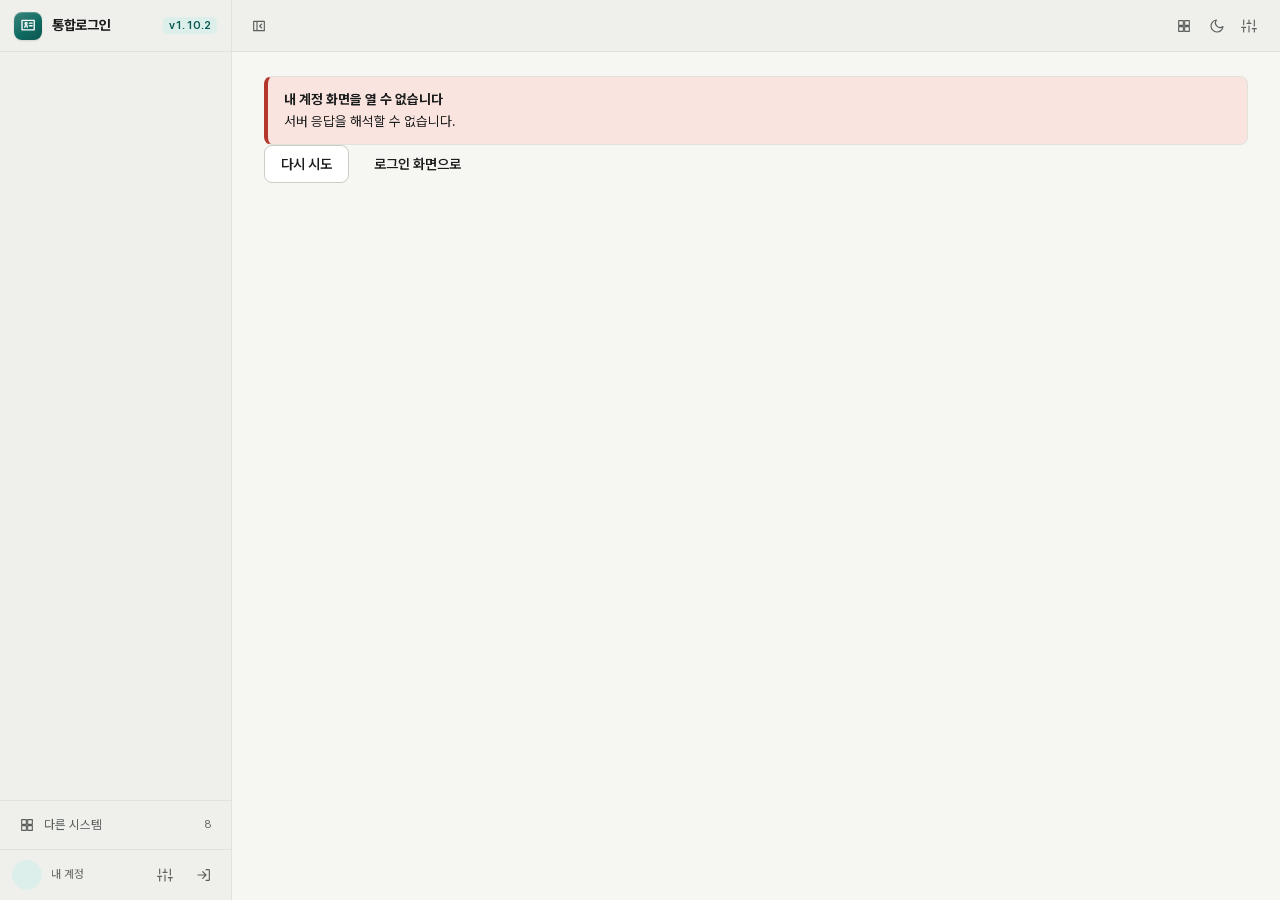
<file: public/mypage.html>
<!DOCTYPE html>
<html lang="ko" data-rui-font data-ulogin-sysnav>
<head>
<meta charset="utf-8">
<meta name="viewport" content="width=device-width, initial-scale=1">
<meta name="robots" content="noindex, nofollow">
<title>내 시스템 · 통합로그인</title>
<!-- 캐시 정책 — 아래 ?v= 와 meta 는 성격이 다르다. 지우기 전에 읽어라.
     자산 URL 의 ?v={버전} 이 배포 반영의 **주 수단**이다. 서버 설정·mod_headers·
     프록시에 전혀 의존하지 않는다 — 버전이 바뀌면 URL 이 바뀌고, 브라우저에게는
     처음 보는 URL 이므로 무조건 새로 받는다. "쿼리스트링이 지저분하다"는 이유로
     지우면 새 버전을 올려도 반영되지 않는 문제가 그대로 돌아온다.
     값 일괄 변경은 tools/bump_asset_version.php 로 한다(손으로 고치지 마라).
     아래 meta 는 **보조 수단이다.** 현대 브라우저는 http-equiv="Cache-Control" 을
     무시할 수 있다(HTTP 헤더만 신뢰). 주 방어는 public/.htaccess 의 no-store 이며,
     이 meta 를 캐시 무효화의 주 수단으로 믿으면 안 된다. -->
<meta http-equiv="Cache-Control" content="no-store">
<!-- 공용 테마 (research-ui G23) — v1.8.12
     공용 파일 셋(rui-theme.js · rui-tokens.css · rui.css)은 research-ui 원본을 **바이트 그대로** 복사했다.
     ulogin 전용 보정은 따로 둔다:
       · rui-ulogin-pre.js — rui-theme.js 보다 **먼저**. `?rui=` 인계가 SSO 쿼리·일회용 토큰을 지우지 않게
       · rui-layer.css     — rui.css 를 cascade layer 로 불러 style.css 와의 클래스 충돌(D-236)을 푼다
       · ulogin-theme.css  — 앱 틀(.ul-admin: 왼쪽 메뉴·위쪽 띠·본문 카드) 보정. 관리자 콘솔과 같은 규칙을 쓴다
       · mypage.css        — 이 화면만의 모양(계정 요약 · 연결시스템 카드 격자)
       · mypage-shell.js   — 왼쪽 메뉴·위쪽 띠를 그린다. #tabbar 의 탭 버튼을 읽어 메뉴로 보여 준다
       · theme-ui.js       — 화면 설정(RUI.picker, 인라인 style 을 CSSOM 으로 옮긴다) · 밝기 · 버전 뱃지

     v1.8.11 — 로그인 후 첫 화면은 로그인 화면(RUI.login 좌우 분할)이 아니라 **앱 틀**이다(사용자 지시:
     「왼쪽은 로그인창이잖아」). 관리자 콘솔과 같은 계열(GUIDELINE 4-1·5장). 비밀번호 칸(보안·탈퇴)이 있어도
     `.side`·`.main-bar` 가 있으면 RUI.audit 의 「자체 로그인 화면」 판정 대상이 아니다.

     rui-theme.js 를 **스타일시트보다 먼저, head 에서** 부른다. <html> 에 data-rui-* 를 세우므로
     첫 그리기부터 색이 맞는다(GUIDE "새 앱에 쓰기").

     <html data-rui-font>: RUI.font() 의 jsdelivr 주입을 끈다(CSP style-src·font-src 'self').
     글꼴은 assets/PretendardVariable.woff2 를 직접 둔다(GUIDELINE 3장 — 외부 글꼴을 막는 서버).
     **CSP 를 넓히지 않는다** — 그것이 이 화면들의 방어다. -->
<script src="assets/rui-ulogin-pre.js?v=1.10.2"></script>
<script src="assets/rui-theme.js?v=1.10.2"></script>
<link rel="stylesheet" href="assets/rui-tokens.css?v=1.10.2">
<link rel="stylesheet" href="assets/rui-layer.css?v=1.10.2">
<link rel="stylesheet" href="assets/style.css?v=1.10.2">
<link rel="stylesheet" href="assets/ulogin-theme.css?v=1.10.2">
<link rel="stylesheet" href="assets/mypage.css?v=1.10.2">
<script src="assets/theme-ui.js?v=1.10.2" defer></script>
<script src="assets/mypage-shell.js?v=1.10.2" defer></script>
</head>
<body class="ul-admin-body">
<!-- 앱 틀: 왼쪽 메뉴 + 위쪽 띠(관리자 콘솔과 같은 마크업). data-ul-shell 이 있으면 theme-ui.js 는 공개 화면용 버튼을 달지 않는다. -->
<div class="rui ul-admin ul-my" data-ul-shell>
 <div class="shell">
  <aside class="side" aria-label="내 계정 메뉴">
    <div class="side-head"><span class="logo" aria-hidden="true"><svg class="i" viewBox="0 0 24 24" aria-hidden="true"><path d="M3 5h18v14H3zM7 15a2 2 0 0 1 4 0M9 11a1.5 1.5 0 1 0 0-3 1.5 1.5 0 0 0 0 3zM14 9h4M14 13h4"/></svg></span><span class="side-title">통합로그인</span><span class="ver" data-ul-ver title="현재 버전" hidden></span></div>
    <nav class="nav" aria-label="내 계정 메뉴"></nav>
    <div class="side-links" id="ul-side-links"></div>
    <div class="side-me">
      <span class="avatar" id="ul-avatar" aria-hidden="true"></span>
      <div><b id="who"></b><small id="who-role">내 계정</small></div>
      <button type="button" class="icon-btn" data-appearance aria-label="화면 설정" title="화면 설정"><svg class="i" viewBox="0 0 24 24" aria-hidden="true"><path d="M4 21v-7M4 10V3M12 21v-9M12 8V3M20 21v-5M20 12V3M1 14h6M9 8h6M17 16h6"/></svg></button>
      <button type="button" class="icon-btn" id="btn-logout" aria-label="로그아웃" title="로그아웃"><svg class="i" viewBox="0 0 24 24" aria-hidden="true"><path d="M15 4h4a1 1 0 0 1 1 1v14a1 1 0 0 1-1 1h-4M10 17l5-5-5-5M15 12H3"/></svg></button>
    </div>
  </aside>
  <div class="main" id="main">
    <div class="mobile-bar"><button type="button" class="icon-btn" data-nav aria-label="메뉴 열기" title="메뉴 열기"><svg class="i" viewBox="0 0 24 24" aria-hidden="true"><path d="M4 6h16M4 12h16M4 18h16"/></svg></button><span class="side-title">통합로그인</span><span class="bar-sp"></span><span data-ul-sys-mobile></span></div>
    <div class="main-bar"><span data-ul-side-btn></span><span class="bar-title" id="ul-bar-title"></span><span class="bar-sp"></span><div class="bar-acts" id="ul-bar-acts"></div></div>

  <main class="ul-view">

    <!-- 부팅: GET /api/me -->
    <div id="boot" role="status" aria-live="polite"></div>

    <div id="app" hidden>

      <div class="page-head">
        <div class="grow"><h1 id="ul-page-title">내 시스템</h1></div>
      </div>

      <!-- 탭 버튼 — 화면에서는 숨기고(ulogin-theme.css .ul-admin #tabbar) 왼쪽 메뉴가 대신한다(mypage-shell.js) -->
      <div id="tabbar" class="tabs"></div>

      <!-- ---------------- 내 시스템 (첫 화면) ---------------- -->
      <section class="tab-panel" data-tab-panel="home" hidden>
        <section class="ul-my-sum" id="summary" aria-label="계정 요약">
          <span class="ul-my-av" id="sum-av" aria-hidden="true"></span>
          <div class="ul-my-who">
            <b class="ul-my-name" id="sum-title"></b>
            <div class="ul-my-ident" id="sum-ident"></div>
            <div class="ul-my-badges" id="sum-badges"></div>
          </div>
          <div class="ul-my-acts">
            <span class="ul-my-pts" id="sum-points"></span>
            <a class="btn btn-secondary btn-sm" id="nav-admin" href="admin.html" hidden>관리 콘솔</a>
          </div>
        </section>

        <section class="ul-my-sys" aria-labelledby="sys-h">
          <div class="ul-my-sec"><h2 id="sys-h">연결시스템</h2></div>
          <div class="ul-my-grid" id="sys-grid" data-ul-portal></div>
        </section>
      </section>


      <!-- ---------------- 정보 ---------------- -->
      <section class="tab-panel" data-tab-panel="info" hidden>

        <div class="card">
          <div class="card-head">
            <h2>계정 정보</h2>
            <span class="spacer"></span>
            <button type="button" class="btn btn-ghost btn-sm" id="btn-info-reload">새로고침</button>
          </div>
          <div class="card-body" id="info-readonly"></div>
        </div>

        <div class="card">
          <div class="card-head"><h2>정보 수정</h2></div>
          <div class="card-body">
            <p class="text-sm text-muted">
              아이디·등급·포인트 변경 불가, 이메일은 보안 메뉴에서 변경
            </p>
            <form class="form" id="form-info" novalidate>
              <div class="grid-2">
                <div class="field">
                  <label for="in-name">이름</label>
                  <input type="text" id="in-name" name="name" autocomplete="name" maxlength="80">
                  <span class="field-error"></span>
                  <span class="hint">비우면 삭제, 80자 이내</span>
                </div>
                <div class="field">
                  <label for="in-nickname">닉네임</label>
                  <input type="text" id="in-nickname" name="nickname" autocomplete="nickname" maxlength="50">
                  <span class="field-error"></span>
                  <span class="hint">비우면 삭제, 50자 이내</span>
                </div>
                <div class="field">
                  <label for="in-phone">연락처</label>
                  <input type="tel" id="in-phone" name="phone" autocomplete="tel" maxlength="30">
                  <span class="field-error"></span>
                  <span class="hint">숫자 · + - ( ) 공백 · 마침표만. 4~30자</span>
                </div>
                <div class="field">
                  <label for="in-avatar">프로필 이미지 주소</label>
                  <input type="url" id="in-avatar" name="avatar_url" inputmode="url" maxlength="255"
                         placeholder="https://…">
                  <span class="field-error"></span>
                  <span class="hint">http 또는 https 주소만 저장, 255자 이내</span>
                </div>
                <div class="field">
                  <label for="in-timezone">타임존</label>
                  <input type="text" id="in-timezone" name="timezone" list="tz-list"
                         autocapitalize="off" spellcheck="false" maxlength="40">
                  <datalist id="tz-list">
                    <option value="Asia/Seoul"></option>
                    <option value="UTC"></option>
                    <option value="Asia/Tokyo"></option>
                    <option value="Asia/Shanghai"></option>
                    <option value="Asia/Singapore"></option>
                    <option value="Europe/London"></option>
                    <option value="Europe/Berlin"></option>
                    <option value="America/New_York"></option>
                    <option value="America/Los_Angeles"></option>
                  </datalist>
                  <span class="field-error"></span>
                  <span class="hint">비우면 Asia/Seoul 적용</span>
                </div>
                <div class="field">
                  <label for="in-locale">언어</label>
                  <input type="text" id="in-locale" name="locale"
                         autocapitalize="off" spellcheck="false" maxlength="10">
                  <span class="field-error"></span>
                  <span class="hint">예: ko-KR · en-US. 비우면 ko-KR</span>
                </div>
              </div>

              <div class="field">
                <label class="check">
                  <input type="checkbox" id="in-marketing" name="marketing_agreed">
                  <span>마케팅 정보 수신에 동의합니다 (선택)</span>
                </label>
                <span class="field-error"></span>
              </div>

              <div class="row end">
                <button type="button" class="btn btn-secondary" id="btn-info-reset">되돌리기</button>
                <button type="submit" class="btn btn-primary" id="btn-info-save">저장</button>
              </div>
            </form>
          </div>
        </div>

      </section>

      <!-- ---------------- 보안 ---------------- -->
      <section class="tab-panel" data-tab-panel="security" hidden>

        <div class="card">
          <div class="card-head"><h2>비밀번호 변경</h2></div>
          <div class="card-body">
            <p class="text-sm text-muted">
              변경 시 이 기기를 뺀 모든 기기 로그아웃
            </p>
            <form class="form" id="form-password" novalidate>
              <div class="field">
                <label for="in-cur-pw">현재 비밀번호<span class="req" aria-hidden="true">*</span></label>
                <input type="password" id="in-cur-pw" name="current_password"
                       autocomplete="current-password" required maxlength="200">
                <span class="field-error"></span>
              </div>
              <div class="field">
                <label for="in-new-pw">새 비밀번호<span class="req" aria-hidden="true">*</span></label>
                <input type="password" id="in-new-pw" name="password"
                       autocomplete="new-password" required maxlength="200">
                <span class="field-error"></span>
              </div>
              <div class="field">
                <label for="in-new-pw2">새 비밀번호 확인<span class="req" aria-hidden="true">*</span></label>
                <input type="password" id="in-new-pw2" name="password_confirm"
                       autocomplete="new-password" required maxlength="200">
                <span class="field-error"></span>
              </div>
              <div class="row end">
                <button type="submit" class="btn btn-primary" id="btn-pw-save">비밀번호 변경</button>
              </div>
            </form>
          </div>
        </div>

        <div class="card">
          <div class="card-head"><h2>이메일 변경</h2></div>
          <div class="card-body">
            <div id="email-current"></div>
            <form class="form" id="form-email" novalidate>
              <div class="field">
                <label for="in-email-new">새 이메일<span class="req" aria-hidden="true">*</span></label>
                <input type="email" id="in-email-new" name="email" autocomplete="email"
                       autocapitalize="off" spellcheck="false" required maxlength="190">
                <span class="field-error"></span>
              </div>
              <div class="field">
                <label for="in-email-pw">비밀번호<span class="req" aria-hidden="true">*</span></label>
                <input type="password" id="in-email-pw" name="password"
                       autocomplete="current-password" required maxlength="200">
                <span class="field-error"></span>
                <span class="hint">본인 확인용</span>
              </div>
              <div class="row end">
                <button type="submit" class="btn btn-primary" id="btn-email-save">이메일 변경</button>
              </div>
            </form>
          </div>
        </div>

        <div class="card">
          <div class="card-head"><h2>2단계 인증</h2></div>
          <div class="card-body">
            <label class="check disabled">
              <input type="checkbox" id="in-2fa" disabled aria-describedby="tfa-note">
              <span>2단계 인증 사용 <span class="badge" aria-hidden="true">준비 중</span></span>
            </label>
            <p class="text-sm text-muted" id="tfa-note">
              준비 중인 기능
            </p>
          </div>
        </div>

      </section>

      <!-- ---------------- 포인트 ---------------- -->
      <section class="tab-panel" data-tab-panel="points" hidden>
        <div class="card">
          <div class="card-head">
            <h2>포인트</h2>
            <span class="spacer"></span>
            <button type="button" class="btn btn-ghost btn-sm" id="btn-points-reload">새로고침</button>
          </div>
          <div class="card-body">
            <div id="points-stats"></div>
            <div class="field" id="points-filter-wrap" hidden>
              <label for="points-service">서비스</label>
              <select id="points-service" name="service_id"><option value="">전체</option></select>
            </div>
            <div id="points-list"></div>
            <div id="points-pager"></div>
          </div>
        </div>
      </section>

      <!-- ---------------- 세션 ---------------- -->
      <section class="tab-panel" data-tab-panel="sessions" hidden>
        <div class="card">
          <div class="card-head">
            <h2>로그인된 기기</h2>
            <span class="spacer"></span>
            <button type="button" class="btn btn-ghost btn-sm" id="btn-sessions-reload">새로고침</button>
          </div>
          <div class="card-body">
            <p class="text-sm text-muted">
              낯선 기기는 로그아웃 후 비밀번호 변경 권고
            </p>
            <div id="sessions-list"></div>
            <div id="sessions-pager"></div>
          </div>
          <div class="card-foot">
            <button type="button" class="btn btn-danger" id="btn-logout-all">
              모든 기기에서 로그아웃
            </button>
          </div>
        </div>
      </section>

      <!-- ---------------- 로그인 이력 (D-37) ---------------- -->
      <section class="tab-panel" data-tab-panel="loginlogs" hidden>
        <div class="card">
          <div class="card-head">
            <h2>로그인 이력</h2>
            <span class="spacer"></span>
            <button type="button" class="btn btn-ghost btn-sm" id="btn-lg-reload">새로고침</button>
          </div>
          <div class="card-body">
            <p class="text-sm text-muted">
              모르는 기기나 IP는 로그인 기기 메뉴에서 로그아웃 후 비밀번호 변경 권고
            </p>
            <form class="toolbar" id="form-loginlogs" novalidate>
              <div class="field">
                <label for="lg-result">결과</label>
                <select id="lg-result" name="result">
                  <option value="">전체</option>
                  <option value="success">성공</option>
                  <!-- v1.7.0 — 무재인증 SSO(설계 §A-6). 이미 로그인된 상태에서 다른
                       시스템으로 넘어갈 때 비밀번호를 다시 묻지 않고 들어간 기록이다.
                       **내 계정 이력에서 이 줄이 보이는 것이 정상**이고, 내가 한 일이
                       아니면 바로 알아차릴 수 있어야 한다 — 동의 화면을 두지 않는 대신
                       둔 사후 확인 수단이다.

                       서버 화이트리스트(`api/me/login_logs.php` 의 `v_enum`)는 backend 가
                       같은 라운드에 넣었다고 통지받았다. **그 파일을 열어 확인하지는
                       않았다**(이 라운드에서 `server/` 는 backend 소유다) — QA 교차
                       확인 대상이다. 안 들어가 있으면 이 선택지는
                       VALIDATION_FAILED 를 받는다. -->
                  <option value="success_silent">성공 · 자동 로그인(비밀번호 재입력 없음)</option>
                  <!-- v1.7.0 보안 M17-3 — 자동 로그인이 **시작됐지만 끝나지 않은** 기록.
                       사용자 어투로는 「연결되지 않음」이 정확하다. 실패가 아니다
                       (비밀번호가 틀린 것이 아니다). 색은 중립으로 둔다. -->
                  <option value="issued_silent">자동 로그인 시작 · 연결되지 않음</option>
                  <option value="fail_credential">실패 · 비밀번호 불일치</option>
                  <option value="fail_locked">실패 · 계정 잠김</option>
                  <option value="fail_status">실패 · 계정 상태</option>
                  <option value="fail_ratelimit">실패 · 시도 횟수 초과</option>
                  <option value="fail_service_blocked">실패 · 서비스 이용 제한</option>
                  <option value="fail_service_access">실패 · 이 시스템 사용 권한 없음</option>
                  <option value="fail_emergency_unset">실패 · 비상 계정 미설정</option>
                  <option value="fail_emergency_scope">실패 · 비상 계정 연동 로그인 불가</option>
                  <option value="fail_client_auth">실패 · 연동 앱 인증</option>
                  <!-- 옵션 문구는 LOGIN_RESULT 맵과 글자 단위로 같아야 한다.
                       값 집합은 server/api/me/login_logs.php 의 v_enum 목록이 정본이다. -->
                  <option value="fail_migrate_auth">실패 · 서버 관리 화면 인증</option>
                  <option value="fail_refresh_reuse">주의 · 만료된 로그인 정보 재사용</option>
                  <option value="fail_refresh_revoked">안내 · 로그아웃된 기기의 자동 재접속</option>
                  <option value="logout">로그아웃</option>
                </select>
                <span class="field-error"></span>
              </div>
              <div class="field">
                <label for="lg-from">시작일 (UTC)</label>
                <input type="date" id="lg-from" name="from">
                <span class="field-error"></span>
              </div>
              <div class="field">
                <label for="lg-to">종료일 (UTC)</label>
                <input type="date" id="lg-to" name="to">
                <span class="field-error"></span>
              </div>
              <div class="row">
                <button type="submit" class="btn btn-primary">조회</button>
                <button type="button" class="btn btn-ghost" id="btn-lg-reset">초기화</button>
              </div>
            </form>
            <div id="lg-list"></div>
            <div id="lg-pager"></div>
          </div>
        </div>
      </section>

      <!-- ---------------- 서비스 ---------------- -->
      <section class="tab-panel" data-tab-panel="services" hidden>
        <div class="card">
          <div class="card-head"><h2>내 접근 권한</h2></div>
          <div class="card-body">
            <div id="access-list"></div>
          </div>
        </div>
        <div class="card">
          <div class="card-head">
            <h2>가입한 서비스</h2>
            <span class="spacer"></span>
            <button type="button" class="btn btn-ghost btn-sm" id="btn-services-reload">새로고침</button>
          </div>
          <div class="card-body">
            <p class="text-sm text-muted">
              서비스마다 적용 등급이 다를 수 있음
            </p>
            <div id="services-list"></div>
            <div id="services-pager"></div>
          </div>
        </div>
      </section>

      <!-- ---------------- 탈퇴 ---------------- -->
      <section class="tab-panel" data-tab-panel="withdraw" hidden>
        <div class="card">
          <div class="card-head"><h2>회원 탈퇴</h2></div>
          <div class="card-body">
            <div id="withdraw-notice"></div>
            <form class="form" id="form-withdraw" novalidate>
              <div class="field">
                <label for="in-wd-preset">탈퇴 사유</label>
                <select id="in-wd-preset" name="reason_preset">
                  <option value="">선택하지 않음</option>
                  <option value="서비스를 더 이상 이용하지 않음">서비스를 더 이상 이용하지 않음</option>
                  <option value="사용이 불편함">사용이 불편함</option>
                  <option value="개인정보가 걱정됨">개인정보가 걱정됨</option>
                  <option value="다른 서비스를 이용하게 됨">다른 서비스를 이용하게 됨</option>
                  <option value="__other__">직접 입력</option>
                </select>
                <span class="field-error"></span>
              </div>
              <div class="field">
                <label for="in-wd-reason">사유 (선택)</label>
                <input type="text" id="in-wd-reason" name="reason" maxlength="255">
                <span class="field-error"></span>
                <span class="hint">255자 이내, 비워도 탈퇴 가능</span>
              </div>
              <div class="field">
                <label for="in-wd-pw">비밀번호<span class="req" aria-hidden="true">*</span></label>
                <input type="password" id="in-wd-pw" name="password"
                       autocomplete="current-password" required maxlength="200">
                <span class="field-error"></span>
              </div>
              <div class="row end">
                <button type="submit" class="btn btn-danger" id="btn-withdraw">탈퇴</button>
              </div>
            </form>
          </div>
        </div>
      </section>

    </div><!-- /#app -->
  </main>
  </div>
 </div>
</div>

<script src="assets/api.js?v=1.10.2"></script>
<script src="assets/ui.js?v=1.10.2"></script>
<script>
/* ============================================================================
 * mypage.html — 로그인 후 첫 화면 (메뉴: 내 시스템 / 내 정보 / 보안 / 포인트 / 이용 서비스 / 로그인 기기 / 로그인 이력 / 회원 탈퇴)
 *   v1.8.11 — 앱 틀(왼쪽 메뉴·위쪽 띠, mypage-shell.js). 첫 화면은 「내 시스템」 포털(연결시스템 카드).
 *   탭 구성·지연 로딩·API 호출은 그대로다. 탭 버튼(#tabbar)은 숨기고 왼쪽 메뉴가 그 버튼을 누른다.
 *
 * 구속 조건 (판정 번호 D-nn 의 내용은 CHANGELOG.md 가 설명한다)
 *   리더 판정 — 수정 라운드 1
 *     D-36 관리자 콘솔 링크 노출 기준을 role_rank >= 10 (manager) 으로 낮춘다
 *     D-37 로그인 이력 탭 추가 (GET /api/me/login-logs · 계약 §6-7)
 *   리더 판정 — 최우선
 *     D-0  경로는 논리 경로 + API_EXT. 동적 세그먼트 금지 → 쿼리 파라미터
 *     D-2  2FA 는 "준비 중" 비활성 표시
 *     D-4  서비스별 포인트 미노출 (items[].service_points 는 응답에 없다)
 *     D-11 session.auth_type 으로 분기하지 않는다
 *     D-18 me/withdraw 요청에 confirm 필수 (= 자신의 username)
 *   내부 프론트엔드 기록                ← api.js / ui.js 공개 함수만 사용
 *   내부 백엔드 기록 + server/api/me/*.php 실제 코드
 *
 * 규칙
 *   - fetch 직접 호출 금지. api / apiGet / apiPost / apiPut / apiDelete 만 쓴다
 *   - innerHTML 금지. 모든 서버 데이터는 el() / text() / textContent 로만 그린다
 *   - 세션 만료 이동은 api.js 안에 있다. 여기서 login.html 로 다시 보내지 않는다
 *   - 데이터 로드는 tabs() 의 isFirstLoad === true 일 때만 (03_frontend_report 주의 6)
 * ========================================================================== */
(function () {
  'use strict';

  /* ======================================================================
   * 0. 상태
   * ==================================================================== */
  var state = {
    user: null,        // GET /api/me → data.user   (계약 §3-1)
    session: null,     // GET /api/me → data.session(계약 §3-4)
    ctl: null,         // tabs() 컨트롤러
    pointsPage: 1,
    pointsService: '',        // v1.10.1 서비스 거르기(service_id, '' = 전체)
    pointsServices: {},       // 본 적 있는 service_id → 이름
    sessionsPage: 1,
    servicesPage: 1,
    loginLogsPage: 1
  };

  var PER_PAGE = 20;

  /* ======================================================================
   * 1. 자체 구현 유틸 — ui.js 에 없는 것만 여기 둔다
   * ==================================================================== */

  /** 긴 문자열(user_agent 등) 표시용 축약. 값은 그대로 textContent 로 들어간다. */
  function truncate(s, n) {
    var v = (s === null || s === undefined) ? '' : String(s);
    return v.length > n ? v.slice(0, n) + '…' : v;
  }

  /** 값이 비었으면 '-' 로. */
  function dash(v) {
    return (v === null || v === undefined || v === '') ? '-' : String(v);
  }

  /** 예/아니오 표시. */
  function yn(v) { return v ? '예' : '아니오'; }

  /**
   * 키-값 표. rows = [[라벨, 값(문자열 또는 Node)], ...]  null 항목은 건너뛴다.
   * ui.js 의 tableNode() 는 thead 기반이라 상세 표에는 맞지 않아 별도로 만든다.
   */
  function kvTable(rows) {
    var tbody = el('tbody');
    rows.forEach(function (r) {
      if (!r) { return; }
      tbody.appendChild(el('tr', null, [
        el('th', { scope: 'row' }, String(r[0])),
        el('td', null, r[1] === null || r[1] === undefined ? '-' : r[1])
      ]));
    });
    return el('div', { class: 'table-wrap' }, el('table', { class: 'kv' }, tbody));
  }

  /** 작은 회색 보조문구 노드. */
  function sub(textValue) {
    return el('div', { class: 'text-xs text-muted' }, String(textValue));
  }

  /**
   * 서비스/가입 상태 라벨. ui.js 의 LABELS.status 는 users.status 값 집합이라
   * 'disabled' / 'blocked' 를 모른다. 그대로 badge() 에 넣으면 영문이 노출된다.
   */
  var SERVICE_STATUS = { active: '정상', disabled: '중지' };
  var MEMBERSHIP_STATUS = { active: '이용 중', blocked: '차단됨' };

  /**
   * 계약 §3-1 의 role 랭크. 관리자 콘솔 링크 노출 판정에만 쓴다.
   * server/core/perm.php:12-14 의 값과 동일하다.
   */
  var ROLE_RANK = { user: 0, manager: 10, admin: 20, superadmin: 30 };

  /**
   * D-37 — 로그인 이력 result 라벨. **사용자 어투**로 쓴다(관리자 콘솔과 문구가 다르다).
   *
   * 값 집합의 정본은 `server/api/me/login_logs.php` 의 `v_enum` 화이트리스트이고
   * `server/api/admin/logs.php` 의 `$results` 배열과 항상 같다.
   * `ui.js` 의 LABELS 에는 이 맵이 없어 화면 로컬로 둔다 —
   * 그대로 badge() 에 넣으면 영문이 노출된다.
   *
   * **여기와 아래 `<select id="lg-result">` 는 항상 같이 고쳐라.** 라벨만 넣고 필터 옵션을
   * 빼면 값이 표에는 보이는데 걸러낼 수 없고, 반대면 원시 문자열이 표에 그대로 나온다.
   *
   * **다시 셀 때 `log_login(` 만 grep 하면 틀린다** — 아래 셋을 전부 봐야 한다.
   * 종전 이 주석이 적어 둔 `grep -rhno "log_login('[a-z_]*'"` 는 1)번만 훑고
   * 2)·3)을 놓쳐 실제 11값 중 8값만 돌려준다:
   *   1) `log_login(` 호출의 **1번 인자에 있는 문자열 리터럴 전부** — 두 값이
   *      삼항 연산자 안에 있어(`server/core/auth.php`) 위 패턴에 걸리지 않는다
   *   2) `server/migrate.php` 의 `login_logs` **직접 INSERT**(`core/` 를 못 써서
   *      `log_login()` 을 호출하지 않는다)
   *   3) 위 서버 화이트리스트 2곳 · `server/schema.sql` 의 `result` COMMENT
   */
  var LOGIN_RESULT = {
    success: '성공',
    /* v1.7.0 — 무재인증 SSO. 사용자 어투로는 "자동 로그인"이 정확하다. 실패가 아니다.
       관리자 콘솔은 같은 값을 '성공 · 무음(재인증 없음)' 으로 적는다(D-37 — 두 화면의
       어투를 일부러 다르게 쓴다). */
    success_silent: '성공 · 자동 로그인(비밀번호 재입력 없음)',
    /* v1.7.0 보안 M17-3 — 자동 로그인이 시작됐지만 그 시스템까지 연결되지 않은
       기록이다. **실패가 아니다**(비밀번호가 틀린 것이 아니다). 보통은 가는 도중에
       탭을 닫았거나 그 시스템이 요청을 받지 않은 경우다.
       관리자 콘솔은 같은 값을 '발급 · 무음(교환 안 됨)' 으로 적는다
       (D-37 — 두 화면의 어투를 일부러 다르게 쓴다). */
    issued_silent: '자동 로그인 시작 · 연결되지 않음',
    fail_credential: '실패 · 비밀번호 불일치',
    fail_locked: '실패 · 계정 잠김',
    fail_status: '실패 · 계정 상태',
    fail_ratelimit: '실패 · 시도 횟수 초과',
    /* D-46 — D-31(차단 회원 로그인 거부) 전용 값. `fail_status`(계정 자체가 정지/휴면/탈퇴)와
       원인이 다르다. 계정은 정상이고 **그 서비스만** 막힌 경우이므로 문구를 분리한다. */
    fail_service_blocked: '실패 · 서비스 이용 제한',
    /* v1.9.0 — 관리자가 정한 시스템별 사용 권한에 걸린 경우(설계 116 §7). */
    fail_service_access: '실패 · 이 시스템 사용 권한 없음',
    fail_emergency_unset: '실패 · 비상 계정 미설정',
    fail_emergency_scope: '실패 · 비상 계정 연동 로그인 불가',
    /* v1.4.0 — 연동 앱이 SSO 코드를 교환할 때 앱 자신의 자격증명(`service_secret`)이
       틀린 경우다. **회원의 비밀번호가 틀린 것이 아니다.** 내 계정 이력에 이 줄이
       보이면 내가 쓰는 앱의 설정 문제이지 내 비밀번호 문제가 아니라는 뜻이므로,
       `fail_credential`(비밀번호 불일치)과 문구를 분명히 갈라 놓는다. */
    fail_client_auth: '실패 · 연동 앱 인증',
    /* `server/migrate.php`(DB 갱신 화면)의 최고관리자 인증 실패다. 이 표에 도달하는
       이유: 그 화면은 계정이 존재하면 `user_id` 를 실어 기록하고, 이 API 는
       `WHERE user_id = ?` 로만 거른다. 최고관리자 본인 이력에만 나타난다.
       "로그인"이 아니라 "서버 관리 화면"이었다는 점이 사용자에게 중요한 정보다. */
    fail_migrate_auth: '실패 · 서버 관리 화면 인증',
    /* ── 아래 두 값은 이름이 닮았지만 뜻이 정반대다. 사용자에게도 갈라 보여야 한다 ──
       reuse   = 이미 무효가 된 로그인 정보가 **다시 제시**됐다. 그래서 이 계정의
                 모든 기기가 로그아웃됐다. 사용자가 알아야 하는 사건이다(주의).
       revoked = 사용자가 직접 로그아웃 · 비밀번호 변경 · 세션 정리를 한 **뒤에**
                 그 기기의 앱이 자동으로 재접속을 시도한 것이다. 정상이다(안내).
       종전에는 네 정상 경로가 전부 reuse 로 기록돼 사용자가 자기 이력에서
       "토큰 탈취" 로 읽히는 줄을 봤다. 그것이 갈라졌으므로 문구도 갈라 둔다. */
    fail_refresh_reuse: '주의 · 만료된 로그인 정보 재사용',
    fail_refresh_revoked: '안내 · 로그아웃된 기기의 자동 재접속',
    logout: '로그아웃'
  };

  /**
   * 이력 표에서 마우스를 올렸을 때 나오는 설명. 라벨만으로 뜻이 갈리지 않는 값에만 붙인다.
   */
  var LOGIN_RESULT_TITLE = {
    issued_silent: '다른 시스템으로 자동 로그인이 시작됐지만 그 시스템까지 연결되지 않은 기록입니다. '
      + '가는 도중에 창을 닫았거나 그 시스템이 요청을 받지 않은 경우입니다. 비밀번호 문제가 아닙니다. '
      + '내가 시작한 적이 없다면 "로그인 기기" 메뉴에서 모르는 기기를 로그아웃하고 비밀번호를 바꿔 주세요.',
    success_silent: '이미 로그인된 상태에서 다른 시스템으로 넘어가며 자동으로 로그인된 기록입니다. '
      + '비밀번호를 다시 묻지 않았습니다. 내가 한 일이 아니라면 "로그인 기기" 메뉴에서 모르는 기기를 '
      + '로그아웃하고 비밀번호를 바꿔 주세요.',
    fail_refresh_reuse: '이미 무효가 된 로그인 정보가 다시 사용됐습니다. 안전을 위해 이 계정의 모든 기기를 '
      + '로그아웃했습니다. 내가 한 일이 아니라면 비밀번호를 바꿔 주세요.',
    fail_refresh_revoked: '로그아웃 · 비밀번호 변경 · 세션 정리 뒤에 그 기기의 앱이 자동으로 재접속을 '
      + '시도한 기록입니다. 정상이며 조치할 것이 없습니다.',
    fail_migrate_auth: '서버 관리 화면(DB 갱신)에서 인증에 실패한 기록입니다. 로그인 화면이 아닙니다.'
  };

  /**
   * 성공/실패/로그아웃을 색으로도 구분한다(텍스트 라벨과 병행 — 색만으로 구분하지 않는다).
   *
   * **`fail` 로 시작하는지로 갈라서는 안 된다** — `fail_refresh_revoked` 는 이름만
   * `fail` 이고 사용자에게는 정상 안내다. 그것을 `fail_refresh_reuse`(주의)와 같은
   * 빨강으로 칠하면 정말 봐야 하는 줄이 묻힌다.
   */
  var LOGIN_RESULT_CLASS = {
    success: 'text-success',
    /* 무음도 성공이다. 빠뜨리면 폴백이 'text-muted' 로 떨어져 성공 줄과 색이 갈린다. */
    success_silent: 'text-success',
    /* `issued_silent` 는 성공도 실패도 아니다 — 중립(흐림)으로 둔다.
       초록이면 **들어간 것처럼** 보이고(실제로는 연결되지 않았다),
       빨강이면 **탭을 닫은 것까지 경고**가 된다. 명시적으로 적는 이유는
       폴백(`indexOf('fail')`)이 우연히 같은 값을 내기 때문이다 — 우연에 기대지 않는다. */
    issued_silent: 'text-muted',
    logout: 'text-muted',
    fail_refresh_revoked: 'text-muted'
  };

  function loginResultClass(result) {
    if (Object.prototype.hasOwnProperty.call(LOGIN_RESULT_CLASS, result)) {
      return LOGIN_RESULT_CLASS[result];
    }
    if (String(result).indexOf('fail') === 0) { return 'text-danger'; }
    return 'text-muted';
  }

  /** 로딩 표시를 컨테이너에 그린다. */
  function showLoading(node, message) {
    clear(node);
    mount(node, loadingNode(message));
  }

  /** 에러를 컨테이너에 그린다. 세션 만료는 api.js 가 이동시키므로 여기서는 문구만. */
  function showError(node, err, title) {
    clear(node);
    mount(node, alertNode(errorMessage(err), 'danger', title || null));
  }

  /* ======================================================================
   * 2. 계정 요약(첫 화면 위쪽) · 왼쪽 아래 계정 줄
   * ==================================================================== */
  function renderHeader() {
    var u = state.user;
    if (!u) { return; }

    var display = dash(u.nickname || u.name || u.username);

    /* --- 왼쪽 아래 계정 줄: 아바타 · 이름 · 역할 (GUIDELINE 5-1장). 아바타는 mypage-shell.js 가 #who 첫 글자로 --- */
    $('#who').textContent = display;
    var roleLabels = (window.ULOGIN_LABELS && window.ULOGIN_LABELS.role) || {};
    $('#who-role').textContent = roleLabels[u.role] || dash(u.role);

    /* --- 관리자 콘솔 링크: role_rank >= 10 (manager) ---
       D-36 / Q-9: 서버는 stats · users 목록 · logs?type=login 을 manager 에게 허용한다
       (server/api/admin 의 stats.php · users.php · logs.php[type=login]
        → require_global_role($ctx, 'manager')).

       관리자 API 의 진입 가드는 전역 role 판정 함수 require_global_role() 이다.
       server/core/perm.php 에 이름이 비슷한 require_role() 도 있지만 그쪽은 effective role —
       서비스 오버라이드를 반영한다. 관리자 API 에서 그것을 쓰면 어떤 서비스의 admin
       오버라이드가 서버 전체의 관리자가 된다(D-50 / 감사 M-13). 그래서
       server/api/admin 안의 require_role() 호출은 0곳이다.

       행 번호는 적지 않는다 — 편집 한 번에 낡는다(D-92). 파일명 + 함수명으로 가리킨다.
       다시 세려면 — 버전 폴더 루트에서:
         grep -rn 'require_global_role($ctx' server/api/admin
       admin.html 의 MIN_RANK 주석이 같은 형식으로 전체 목록을 갖고 있다.

       예전 기준 20(admin)은 manager 역할을 UI 에서 사문화시켰다.
       admin.html 도 진입 기준을 10 으로 낮췄으므로 이 링크는 manager 에게도 유효하다. */
    var navAdmin = $('#nav-admin');
    navAdmin.hidden = !(Number(u.role_rank) >= ROLE_RANK.manager);

    /* --- 이름 = 닉네임(없으면 이름, 없으면 아이디). 길면 CSS 가 말줄임 — 전체는 title 로 --- */
    var title = $('#sum-title');
    title.textContent = display;
    title.title = display;
    $('#sum-av').textContent = display.charAt(0).toUpperCase();

    /* --- 아이디 / 이메일 --- */
    var ident = $('#sum-ident');
    clear(ident);
    mount(ident, [
      el('span', { class: 'mono', text: dash(u.username), title: dash(u.username) }),
      el('span', { class: 'mono', text: dash(u.email), title: dash(u.email) }),
      u.email_verified
        ? null
        : el('span', { class: 'badge', title: '이메일 인증 전' }, '이메일 미인증')
    ]);

    /* --- 포인트 잔액(작은 글씨 한 줄) --- */
    var pts = $('#sum-points');
    clear(pts);
    mount(pts, [text('포인트 '), el('b', { class: 'num', text: fmtNum(u.points) })]);

    /* --- 3축 등급 배지 3개 (하나로 합치지 않는다) + 상태 --- */
    var badges = $('#sum-badges');
    clear(badges);
    /* userBadges() 가 계정=파랑 / 역할=보라 / 결제=초록 3개를 각각 만들고,
       billing_active === false 면 결제 배지에 '만료됨' 을 붙인다. */
    mount(badges, userBadges(u));
    if (u.status && u.status !== 'active') {
      mount(badges, el('span', { class: 'badge-row' }, badge('status', u.status)));
    }
  }

  /* ======================================================================
   * 2-1. 내 시스템 — 연결시스템 카드 격자
   *   목록의 정본은 공용 테마의 RUI.SYSTEMS 하나다(GUIDELINE G9: 시스템마다 링크를 따로 적지 않는다).
   *   통합로그인으로 들어가는 곳(`sso` 가 있는 항목)만, 통합로그인 자신은 빼고 보여 준다.
   *   카드를 누르면 그 시스템 주소로 **같은 탭**에서 이동한다. 이름·설명·아이콘은 RUI 상수다.
   *   아이콘만 RUI.icon() 의 SVG 문자열을 넣는다(상수, style 속성 없음). 글자는 전부 textContent.
   * ==================================================================== */
  function renderPortal() {
    var grid = $('#sys-grid');
    clear(grid);
    var R = window.RUI;
    var list = (R && Array.isArray(R.SYSTEMS))
      ? R.SYSTEMS.filter(function (s) { return s && s.sso && s.url && s.id !== 'ulogin'; })
      : [];
    if (!list.length) {
      mount(grid, emptyNode('연결된 시스템이 없습니다.', '관리자에게 시스템 연결을 요청하세요.'));
      return;
    }
    list.forEach(function (s) {
      var ic = el('span', { class: 'ul-my-ic', 'aria-hidden': 'true' });
      ic.innerHTML = R.icon(s.icon);
      var go = el('span', { class: 'ul-my-go', 'aria-hidden': 'true' });
      go.innerHTML = '<svg class="i" viewBox="0 0 24 24" aria-hidden="true"><path d="M9 6l6 6-6 6"/></svg>';
      grid.appendChild(el('a', { class: 'ul-my-card', href: String(s.url), dataset: { sys: String(s.id) } }, [
        ic,
        el('span', { class: 'ul-my-tx' }, [
          el('b', { text: String(s.name || ''), title: String(s.name || '') }),
          el('small', { text: String(s.desc || ''), title: String(s.desc || '') })
        ]),
        go
      ]));
    });
  }

  /* ======================================================================
   * 3. 로그아웃
   * ==================================================================== */

  /**
   * POST /api/auth/logout  { all_devices }
   *   응답: revoked_count, all_devices
   * all_devices:true 는 **현재 세션까지** 회수하고 쿠키를 지운다(실제 코드 확인).
   * 따라서 어느 쪽이든 성공하면 login.html 로 이동한다.
   */
  function doLogout(allDevices) {
    return apiPost('/api/auth/logout', { all_devices: !!allDevices })
      .then(function () {
        clearToken();
        clearCsrf();
        navigate('login.html', true);
        return true;
      })
      .catch(function (err) {
        /* 이미 만료된 세션이면 401 이 온다 — 로그아웃 성공과 같게 처리한다.
           api.js 가 login.html 로 이동시키므로 여기서 다시 이동하지 않는다. */
        if (err.code === 'AUTH_REQUIRED' || err.code === 'AUTH_SESSION_EXPIRED') { return true; }
        throw err;
      });
  }

  $('#btn-logout').addEventListener('click', function () {
    var btn = this;
    setBusy(btn, true);
    doLogout(false).catch(function (err) {
      setBusy(btn, false);
      toast(errorMessage(err), 'danger');
    });
  });

  /* ======================================================================
   * 4. 탭 — 정보
   *     GET /api/me  → { user, session }
   *     PUT /api/me  → { user, updated_fields }
   * ==================================================================== */

  var formInfo = $('#form-info');

  /** 서버 user 값을 수정 폼에 채운다. */
  function fillInfoForm() {
    var u = state.user || {};
    $('#in-name').value = u.name === null || u.name === undefined ? '' : String(u.name);
    $('#in-nickname').value = u.nickname === null || u.nickname === undefined ? '' : String(u.nickname);
    $('#in-phone').value = u.phone === null || u.phone === undefined ? '' : String(u.phone);
    $('#in-avatar').value = u.avatar_url === null || u.avatar_url === undefined ? '' : String(u.avatar_url);
    $('#in-timezone').value = u.timezone === null || u.timezone === undefined ? '' : String(u.timezone);
    $('#in-locale').value = u.locale === null || u.locale === undefined ? '' : String(u.locale);
    $('#in-marketing').checked = !!u.marketing_agreed;
    clearFormErrors(formInfo);
  }

  /** 읽기 전용 정보 표. 수정 불가 필드는 전부 여기서만 보여준다. */
  function renderInfoReadonly() {
    var u = state.user || {};
    var s = state.session || {};
    var box = $('#info-readonly');
    clear(box);

    var emailCell = el('span', null, [
      el('span', { class: 'mono', text: dash(u.email) }),
      u.email_verified
        ? el('span', { class: 'text-success text-sm' }, ' (인증됨)')
        : el('span', { class: 'text-warn text-sm' }, ' (미인증)')
    ]);

    var gradeCell = userBadges(u);

    var billingCell = el('span', null, [
      text(u.billing_active ? '유효' : '만료 또는 없음'),
      el('br'),
      sub('시작 ' + fmtDate(u.billing_started_at) + ' · 만료 ' + fmtDate(u.billing_expires_at))
    ]);

    mount(box, kvTable([
      ['식별자(UUID)', el('span', { class: 'mono' }, dash(u.uuid))],
      ['아이디', el('span', { class: 'mono' }, dash(u.username))],
      ['이메일', emailCell],
      ['상태', badge('status', u.status)],
      ['등급 (계정 / 역할 / 결제)', gradeCell],
      ['결제 기간', billingCell],
      ['포인트 잔액', fmtNum(u.points)],
      ['누적 적립 / 사용', fmtNum(u.total_points_earned) + ' / ' + fmtNum(u.total_points_spent)],
      ['2단계 인증', yn(u.two_factor_enabled) + ' (준비 중)'],
      ['가입일', fmtDate(u.created_at)],
      ['최근 수정', fmtDate(u.updated_at)],
      ['최근 로그인', fmtDate(u.last_login_at)],
      ['로그인 횟수', fmtNum(u.login_count)],
      ['서비스 컨텍스트', u.service_id
        ? el('span', null, [
            el('span', { class: 'mono', text: String(u.service_id) }),
            el('br'),
            sub('가입 ' + fmtDate(u.service_joined_at))
          ])
        : '-'],
      ['현재 세션 만료', fmtDate(s.expires_at)]
    ]));
  }

  /** 정보 탭 첫 진입 — 부팅 때 받은 user 를 그대로 쓴다(중복 요청 없음). */
  function loadInfo() {
    renderInfoReadonly();
    fillInfoForm();
  }

  /** GET /api/me 재조회. */
  function reloadMe() {
    var btn = $('#btn-info-reload');
    setBusy(btn, true);
    return apiGet('/api/me')
      .then(function (d) {
        setBusy(btn, false);
        state.user = d.user;
        state.session = d.session;
        renderHeader();
        loadInfo();
        toast('최신 정보를 불러왔습니다.', 'success');
      })
      .catch(function (err) {
        setBusy(btn, false);
        toast(errorMessage(err), 'danger');
      });
  }

  $('#btn-info-reload').addEventListener('click', reloadMe);
  $('#btn-info-reset').addEventListener('click', fillInfoForm);

  formInfo.addEventListener('submit', function (ev) {
    ev.preventDefault();
    var btn = $('#btn-info-save');
    clearFormErrors(formInfo);

    /* PUT /api/me 화이트리스트 (server/api/me/index.php 의 $ALLOWED 확인).
       meta 도 서버는 받지만 이 화면은 편집 UI 를 제공하지 않으므로 보내지 않는다.
       빈 문자열을 보내면 서버가 NULL 로 지운다(키를 빼면 손대지 않는다). */
    var body = {
      name: $('#in-name').value.trim(),
      nickname: $('#in-nickname').value.trim(),
      phone: $('#in-phone').value.trim(),
      avatar_url: $('#in-avatar').value.trim(),
      timezone: $('#in-timezone').value.trim(),
      locale: $('#in-locale').value.trim(),
      marketing_agreed: $('#in-marketing').checked
    };

    setBusy(btn, true);
    apiPut('/api/me', body)
      .then(function (d) {
        setBusy(btn, false);
        state.user = d.user;                       // 응답의 user 를 그대로 반영
        var changed = (d.updated_fields || []);    // 실제로 바뀐 필드만 온다
        renderHeader();
        renderInfoReadonly();
        fillInfoForm();
        if (!changed.length) {
          toast('변경된 내용이 없습니다.', 'info');
          return;
        }
        toast('저장했습니다. (' + changed.join(', ') + ')', 'success');
      })
      .catch(function (err) {
        setBusy(btn, false);
        formErrors(formInfo, err);
      });
  });

  /* ======================================================================
   * 5. 탭 — 보안
   *     PUT /api/me/password → { changed, revoked_count, password_changed_at }
   *     PUT /api/me/email    → { email, email_verified, verification_sent, expires_in }
   * ==================================================================== */

  var formPassword = $('#form-password');
  var formEmail = $('#form-email');

  function renderEmailCurrent() {
    var u = state.user || {};
    var box = $('#email-current');
    clear(box);
    mount(box, [
      el('p', { class: 'text-sm' }, [
        text('현재 이메일: '),
        el('span', { class: 'mono', text: dash(u.email) }),
        u.email_verified
          ? el('span', { class: 'text-success' }, ' (인증됨)')
          : el('span', { class: 'text-warn' }, ' (미인증)')
      ]),
      el('p', { class: 'text-sm text-muted' },
        '변경하면 인증 상태가 해제됩니다. 설치본 설정에 따라 새 주소로 인증 메일이 발송됩니다.')
    ]);
  }

  function loadSecurity() {
    renderEmailCurrent();
    $('#in-2fa').checked = false;   // D-2: 항상 false. 조작할 수 없다.
  }

  formPassword.addEventListener('submit', function (ev) {
    ev.preventDefault();
    var btn = $('#btn-pw-save');
    clearFormErrors(formPassword);

    var cur = $('#in-cur-pw').value;
    var pw = $('#in-new-pw').value;
    var pw2 = $('#in-new-pw2').value;

    if (!cur) {
      formErrors(formPassword, { code: 'VALIDATION_FAILED', message: '현재 비밀번호를 입력해 주세요.', field: 'current_password' });
      return;
    }
    if (!pw) {
      formErrors(formPassword, { code: 'VALIDATION_FAILED', message: '새 비밀번호를 입력해 주세요.', field: 'password' });
      return;
    }
    if (pw !== pw2) {
      formErrors(formPassword, { code: 'VALIDATION_FAILED', message: '비밀번호가 일치하지 않습니다.', field: 'password_confirm' });
      return;
    }

    setBusy(btn, true);
    apiPut('/api/me/password', {
      current_password: cur,
      password: pw,
      password_confirm: pw2
    })
      .then(function (d) {
        setBusy(btn, false);
        formPassword.reset();
        var n = Number(d && d.revoked_count) || 0;
        var msg = n > 0
          ? '비밀번호를 변경했습니다. 다른 기기 ' + fmtNum(n) + '곳에서 로그아웃되었습니다.'
          : '비밀번호를 변경했습니다. 로그아웃된 다른 기기는 없습니다.';
        formBanner(formPassword, msg + ' (변경 시각 ' + fmtDate(d && d.password_changed_at) + ')', 'success');
        toast('비밀번호를 변경했습니다.', 'success');
        /* 현재 세션은 유지된다(02b §5-6). 다만 session.issued_at 과 세션 목록이
           바뀌므로 캐시를 버리고 다음 진입 때 다시 읽게 한다. */
        if (state.ctl) { state.ctl.invalidate('sessions'); }
      })
      .catch(function (err) {
        setBusy(btn, false);
        formErrors(formPassword, err);
      });
  });

  formEmail.addEventListener('submit', function (ev) {
    ev.preventDefault();
    var btn = $('#btn-email-save');
    clearFormErrors(formEmail);

    var email = $('#in-email-new').value.trim();
    var pw = $('#in-email-pw').value;

    if (!email || email.indexOf('@') === -1) {
      formErrors(formEmail, { code: 'VALIDATION_FAILED', message: '이메일 주소를 입력해 주세요.', field: 'email' });
      return;
    }
    if (!pw) {
      formErrors(formEmail, { code: 'VALIDATION_FAILED', message: '비밀번호를 입력해 주세요.', field: 'password' });
      return;
    }

    setBusy(btn, true);
    apiPut('/api/me/email', { password: pw, email: email })
      .then(function (d) {
        setBusy(btn, false);
        formEmail.reset();
        /* 서버가 정규화(소문자)한 값을 그대로 반영한다. */
        if (state.user) {
          state.user.email = d.email;
          state.user.email_verified = !!d.email_verified;
        }
        renderHeader();
        renderEmailCurrent();
        if (state.ctl) { state.ctl.invalidate('info'); }

        var msg = '이메일을 ' + d.email + ' 로 변경했습니다.';
        msg += d.email_verified ? ' 인증 상태가 유지됩니다.' : ' 인증 상태가 해제되었습니다.';
        if (d.verification_sent) {
          msg += ' 새 주소로 인증 메일을 보냈습니다.';
          if (d.expires_in) { msg += ' 링크는 ' + fmtDuration(d.expires_in) + ' 동안 유효합니다.'; }
        } else {
          msg += ' (이 설치본은 이메일 인증을 요구하지 않아 인증 메일을 보내지 않습니다.)';
        }
        formBanner(formEmail, msg, 'success');
        toast('이메일을 변경했습니다.', 'success');
      })
      .catch(function (err) {
        setBusy(btn, false);
        formErrors(formEmail, err);
      });
  });

  /* ======================================================================
   * 6. 탭 — 포인트
   *     GET /api/me/points?page=&per_page=
   *       → { points, total_points_earned, total_points_spent,
   *           items[{id,delta,balance_after,reason,service_id,ref_type,ref_id,memo,created_at}],
   *           total, page, per_page }
   * ==================================================================== */

  function renderPointsStats(d) {
    var box = $('#points-stats');
    clear(box);
    mount(box, el('div', { class: 'stat-grid' }, [
      statNode('현재 잔액', fmtNum(d.points), null, 'primary'),
      statNode('누적 적립', fmtNum(d.total_points_earned), null, 'success'),
      statNode('누적 사용', fmtNum(d.total_points_spent), null, 'warn')
    ]));
  }

  /* v1.10.1 — reason 라벨. 연동 시스템(s2s)이 적립·사용한 건을 구분한다. */
  var POINT_REASON = { s2s_earn: '적립(연동 시스템)', s2s_spend: '사용(연동 시스템)' };

  /* 서비스 거르기 — 이번 응답에서 본 서비스를 모아 목록에 더한다(me/points items[].service_id · service_name). */
  function updatePointsFilter(items) {
    (items || []).forEach(function (it) {
      if (it.service_id) { state.pointsServices[it.service_id] = it.service_name || state.pointsServices[it.service_id] || it.service_id; }
    });
    var sel = $('#points-service');
    var ids = Object.keys(state.pointsServices);
    if (state.pointsService && ids.indexOf(state.pointsService) < 0) { ids.push(state.pointsService); }
    $('#points-filter-wrap').hidden = (ids.length === 0 && !state.pointsService);
    clear(sel);
    sel.appendChild(el('option', { value: '' }, '전체'));
    ids.sort().forEach(function (id) {
      var nm = state.pointsServices[id];
      var o = el('option', { value: id }, (nm && nm !== id) ? nm + ' (' + id + ')' : id);
      if (id === state.pointsService) { o.selected = true; }
      sel.appendChild(o);
    });
  }

  function renderPointsList(d) {
    var box = $('#points-list');
    clear(box);

    var items = d.items || [];
    if (state.pointsService) {
      items = items.filter(function (it) { return it.service_id === state.pointsService; });
    }
    if (!items.length) {
      mount(box, emptyNode('포인트 내역이 없습니다.', '포인트를 적립하거나 사용하면 여기에 기록됩니다.'));
      return;
    }

    var t = tableNode([
      '일시',
      { label: '변동', className: 'num' },
      { label: '이후 잔액', className: 'num' },
      '사유',
      '서비스',
      '메모'
    ]);

    items.forEach(function (it) {
      var delta = Number(it.delta) || 0;
      var deltaCell = el('td', { class: ['num', delta < 0 ? 'text-danger' : 'text-success'] },
        (delta > 0 ? '+' : '') + fmtNum(delta));

      var reasonCell = el('td', null, [
        el('span', { text: POINT_REASON[it.reason] || dash(it.reason) }),
        (it.ref_type || it.ref_id)
          ? sub(dash(it.ref_type) + ' · ' + dash(it.ref_id))
          : null
      ]);

      t.tbody.appendChild(el('tr', null, [
        el('td', { class: 'nowrap' }, fmtDate(it.created_at)),
        deltaCell,
        el('td', { class: 'num' }, fmtNum(it.balance_after)),
        reasonCell,
        el('td', null, it.service_id
          ? [text(it.service_name || String(it.service_id)),
             (it.service_name ? sub(String(it.service_id)) : null)]
          : '-'),
        el('td', null, dash(it.memo))
      ]));
    });

    mount(box, t.wrap);
  }

  function loadPoints(page) {
    state.pointsPage = page || 1;
    var list = $('#points-list');
    showLoading(list, '포인트 내역을 불러오는 중…');
    clear($('#points-pager'));

    var q = { page: state.pointsPage, per_page: PER_PAGE };
    if (state.pointsService) { q.service_id = state.pointsService; }   // TODO(backend): me/points 의 service_id 쿼리 필터(없으면 현재 쪽만 거른다)
    return apiGet('/api/me/points', q)
      .then(function (d) {
        updatePointsFilter(d.items);
        renderPointsStats(d);
        renderPointsList(d);
        /* 목록 응답 { total, page, per_page } 를 그대로 넘긴다. */
        pager($('#points-pager'), d, function (next) { loadPoints(next); });
        /* 잔액은 이 응답이 가장 최신이다. 상단 헤더도 맞춘다. */
        if (state.user) {
          state.user.points = d.points;
          state.user.total_points_earned = d.total_points_earned;
          state.user.total_points_spent = d.total_points_spent;
          renderHeader();
        }
      })
      .catch(function (err) {
        clear($('#points-stats'));
        showError(list, err, '포인트 정보를 불러올 수 없습니다');
      });
  }

  $('#points-service').addEventListener('change', function () {
    state.pointsService = this.value;
    loadPoints(1);
  });
  $('#btn-points-reload').addEventListener('click', function () { loadPoints(state.pointsPage); });

  /* ======================================================================
   * 7. 탭 — 세션
   *     GET    /api/me/sessions?page=&per_page=
   *       → { items[{session_id,auth_type,service_id,issued_at,expires_at,
   *                  refresh_expires_at,last_seen_at,device_label,ip,user_agent,is_current}],
   *           total, page, per_page }
   *     DELETE /api/me/sessions?session_id=  → { revoked, session_id, was_current }
   *     POST   /api/auth/logout {all_devices:true} → { revoked_count, all_devices }
   *
   *  auth_type 으로 분기하지 않는다 (D-11). 화면에 표시도 하지 않는다.
   * ==================================================================== */

  function terminateSession(item) {
    return modal({
      title: '이 기기 로그아웃',
      danger: true,
      confirmText: '세션 종료',
      body: function (b) {
        mount(b, [
          el('p', null, '선택한 기기의 세션을 즉시 종료합니다.'),
          kvTable([
            ['기기', dash(item.device_label)],
            ['IP', el('span', { class: 'mono' }, dash(item.ip))],
            ['최근 활동', fmtDate(item.last_seen_at)]
          ])
        ]);
      },
      onConfirm: function () {
        /* D-0: 경로 세그먼트가 아니라 쿼리 파라미터다. */
        return apiDelete('/api/me/sessions', { session_id: item.session_id });
      }
    }).then(function (result) {
      if (!result) { return; }
      if (result.was_current) {
        /* 서버가 쿠키까지 지웠다(02b §5-7). 프론트도 로그아웃 처리한다. */
        clearToken();
        clearCsrf();
        toast('현재 기기의 세션을 종료했습니다.', 'success');
        navigate('login.html', true);
        return;
      }
      toast('세션을 종료했습니다.', 'success');
      loadSessions(state.sessionsPage);
    });
  }

  function renderSessionsList(d) {
    var box = $('#sessions-list');
    clear(box);

    var items = d.items || [];
    if (!items.length) {
      mount(box, emptyNode('표시할 세션이 없습니다.'));
      return;
    }

    var t = tableNode(['기기', '서비스', 'IP', '최근 활동', '만료', { label: '', className: 'actions' }]);

    items.forEach(function (it) {
      var deviceCell = el('td', null, [
        el('div', null, [
          text(dash(it.device_label)),
          it.is_current ? el('span', { class: 'badge' }, ' 현재 기기') : null
        ]),
        it.user_agent ? sub(truncate(it.user_agent, 70)) : null
      ]);

      /* 현재 기기에는 종료 버튼을 두지 않는다(스킬 규약). 로그아웃은 왼쪽 아래 계정 줄의 버튼으로. */
      var actionCell = el('td', { class: 'actions' },
        it.is_current
          ? el('span', { class: 'text-xs text-muted' }, '왼쪽 아래 로그아웃 버튼')
          : el('button', {
              type: 'button',
              class: 'btn btn-danger btn-sm',
              on: { click: function () { terminateSession(it); } }
            }, '종료')
      );

      t.tbody.appendChild(el('tr', null, [
        deviceCell,
        el('td', null, it.service_id ? el('span', { class: 'mono', text: String(it.service_id) }) : '-'),
        el('td', null, el('span', { class: 'mono' }, dash(it.ip))),
        el('td', { class: 'nowrap' }, fmtDate(it.last_seen_at)),
        el('td', { class: 'nowrap' }, [
          text(fmtDate(it.expires_at)),
          it.refresh_expires_at ? sub('갱신 만료 ' + fmtDate(it.refresh_expires_at)) : null
        ]),
        actionCell
      ]));
    });

    mount(box, t.wrap);
  }

  function loadSessions(page) {
    state.sessionsPage = page || 1;
    var list = $('#sessions-list');
    showLoading(list, '로그인된 기기를 불러오는 중…');
    clear($('#sessions-pager'));

    return apiGet('/api/me/sessions', { page: state.sessionsPage, per_page: PER_PAGE })
      .then(function (d) {
        renderSessionsList(d);
        pager($('#sessions-pager'), d, function (next) { loadSessions(next); });
      })
      .catch(function (err) {
        showError(list, err, '세션 목록을 불러올 수 없습니다');
      });
  }

  $('#btn-sessions-reload').addEventListener('click', function () { loadSessions(state.sessionsPage); });

  $('#btn-logout-all').addEventListener('click', function () {
    modal({
      title: '모든 기기에서 로그아웃',
      danger: true,
      confirmText: '전체 로그아웃',
      body: function (b) {
        mount(b, [
          el('p', null, '모든 세션을 종료합니다.'),
          alertNode('지금 사용 중인 이 기기도 함께 로그아웃되어 다시 로그인해야 합니다.', 'warn')
        ]);
      },
      onConfirm: function () { return doLogout(true); }
    }).catch(function (err) {
      toast(errorMessage(err), 'danger');
    });
  });

  /* ======================================================================
   * 7-B. 탭 — 로그인 이력  (D-37 / Q-7 · 계약 §6-7)
   *     GET /api/me/login-logs?result=&from=&to=&page=&per_page=
   *       → { items[{id,result,service_id,ip,user_agent,created_at}],
   *           total, page, per_page }
   *
   *  응답 필드는 server/api/me/login_logs.php 의 json_out() 블록을 직접 읽어 확인했다.
   *  - 최상위 키 4개: items / total / per_page / page
   *  - items[] 는 정확히 6키. **username_input 은 없다**(같은 파일 9-10행 주석:
   *    본인 로그에서는 의미가 없고 오타로 입력한 타인의 아이디가 노출될 수 있다)
   *  - `result` 는 서버 `v_enum` 화이트리스트의 열거값(위 LOGIN_RESULT 맵과 1:1).
   *    **개수를 이 주석에 적지 않는다** — 값이 늘어날 때 라벨맵보다 주석이 먼저 낡는다.
   *    정본은 `server/api/me/login_logs.php` 의 그 배열이다
   *  - `from`/`to` 는 서버가 `YYYY-MM-DD` 만 받고 checkdate 까지 본다(:26-36).
   *    `to` 는 그 날짜를 **포함**한다(:51-53)
   *
   *  user_agent 는 클라이언트가 보낸 헤더 그대로다 — 조작 가능한 값이므로
   *  el()/text() 로만 그린다(innerHTML 금지).
   * ==================================================================== */

  var formLoginLogs = $('#form-loginlogs');

  function renderLoginLogsList(d) {
    var box = $('#lg-list');
    clear(box);

    var items = d.items || [];
    if (!items.length) {
      mount(box, emptyNode('로그인 기록이 없습니다.',
        '조건을 바꿔 보거나 기간 필터를 비워 보세요.'));
      return;
    }

    var t = tableNode(['시각', '결과', 'IP', 'User-Agent', '서비스']);

    items.forEach(function (it) {
      /* 라벨 + 색 병행. 맵에 없는 값이면 원문을 그대로 보여준다(감추지 않는다).
         뜻이 닮은 값에는 설명을 title 로 붙인다(LOGIN_RESULT_TITLE). */
      var resultCell = el('td', {
        class: ['nowrap', loginResultClass(it.result)],
        title: LOGIN_RESULT_TITLE[it.result] || null
      }, LOGIN_RESULT[it.result] || dash(it.result));

      t.tbody.appendChild(el('tr', null, [
        el('td', { class: 'nowrap' }, fmtDate(it.created_at)),
        resultCell,
        el('td', null, el('span', { class: 'mono' }, dash(it.ip))),
        el('td', { title: dash(it.user_agent) }, dash(truncate(it.user_agent, 70))),
        el('td', null, it.service_id
          ? el('span', { class: 'mono', text: String(it.service_id) })
          : el('span', { class: 'text-muted' }, '로그인 서버'))
      ]));
    });

    mount(box, t.wrap);
  }

  function loadLoginLogs(page) {
    state.loginLogsPage = page || 1;
    var list = $('#lg-list');
    showLoading(list, '로그인 이력을 불러오는 중…');
    clear($('#lg-pager'));
    clearFormErrors(formLoginLogs);

    /* 빈 문자열은 api.js 의 buildQuery() 가 알아서 뺀다. */
    return apiGet('/api/me/login-logs', {
      result: $('#lg-result').value,
      from: $('#lg-from').value,
      to: $('#lg-to').value,
      page: state.loginLogsPage,
      per_page: PER_PAGE
    })
      .then(function (d) {
        renderLoginLogsList(d);
        pager($('#lg-pager'), d, function (next) { loadLoginLogs(next); });
      })
      .catch(function (err) {
        /* from/to/result 형식 오류는 VALIDATION_FAILED + field 로 온다 → 해당 입력 옆에 표시.
           field 가 없을 때는 배너가 두 번 뜨지 않게 목록 영역에만 보여준다
           (toolbar 는 flex 행이라 form-alert 를 넣으면 레이아웃이 흐트러진다). */
        if (err && err.field) { formErrors(formLoginLogs, err); }
        showError(list, err, '로그인 이력을 불러올 수 없습니다');
      });
  }

  formLoginLogs.addEventListener('submit', function (ev) {
    ev.preventDefault();
    loadLoginLogs(1);
  });

  $('#btn-lg-reload').addEventListener('click', function () { loadLoginLogs(state.loginLogsPage); });

  $('#btn-lg-reset').addEventListener('click', function () {
    $('#lg-result').value = '';
    $('#lg-from').value = '';
    $('#lg-to').value = '';
    loadLoginLogs(1);
  });

  /* ======================================================================
   * 8. 탭 — 서비스
   *     GET /api/me/services?page=&per_page=
   *       → { items[{service_id,service_name,description,status,membership_status,
   *                  account_level,account_level_rank,role,role_rank,
   *                  billing_tier,billing_tier_rank,billing_expires_at,billing_active,
   *                  joined_at,last_used_at}],
   *           total, page, per_page }
   *
   *  service_points 는 응답에 없다 (D-4). 서비스별 포인트를 표시하지 않는다.
   * ==================================================================== */

  function renderServicesList(d) {
    var box = $('#services-list');
    clear(box);

    var items = d.items || [];
    if (!items.length) {
      mount(box, emptyNode('가입한 서비스가 없습니다.', '연동된 앱에서 로그인하면 이 목록에 나타납니다.'));
      return;
    }

    var t = tableNode(['서비스', '상태', '이 서비스에서의 등급', '결제 만료', '가입일', '최근 사용']);

    items.forEach(function (it) {
      var nameCell = el('td', null, [
        el('div', null, dash(it.service_name || it.service_id)),
        el('div', null, el('span', { class: 'mono text-xs', text: dash(it.service_id) })),
        it.description ? sub(truncate(it.description, 60)) : null
      ]);

      var svcStatus = it.status === null || it.status === undefined
        ? '삭제된 서비스'
        : (SERVICE_STATUS[it.status] || String(it.status));
      var memStatus = MEMBERSHIP_STATUS[it.membership_status] || dash(it.membership_status);

      var statusCell = el('td', { class: 'nowrap' }, [
        el('div', null, svcStatus),
        sub('내 가입 상태: ' + memStatus)
      ]);

      /* 3축 배지. items[] 가 account_level / role / billing_tier / billing_active 를
         user 와 같은 키로 담고 있어 userBadges() 를 그대로 쓸 수 있다. */
      var gradeCell = el('td', null, userBadges(it));

      t.tbody.appendChild(el('tr', null, [
        nameCell,
        statusCell,
        gradeCell,
        el('td', { class: 'nowrap' }, fmtDate(it.billing_expires_at)),
        el('td', { class: 'nowrap' }, fmtDate(it.joined_at)),
        el('td', { class: 'nowrap' }, fmtDate(it.last_used_at))
      ]));
    });

    mount(box, t.wrap);
  }

  var ACCESS_LEVELS = { none: '없음', view: '조회', use: '사용', admin: '관리' };

  function loadAccess() {
    var box = $('#access-list');
    showLoading(box, '접근 권한을 불러오는 중…');
    return apiGet('/api/me/access')
      .then(function (d) {
        clear(box);
        var items = (d && d.items) || [];
        if (!items.length) {
          mount(box, emptyNode('접근 가능한 시스템이 없습니다.'));
          return;
        }
        var t = tableNode(['시스템', '단계', '기간', '그룹']);
        items.forEach(function (it) {
          t.tbody.appendChild(el('tr', null, [
            el('td', null, [
              el('div', null, dash(it.service_name || it.service_id)),
              el('div', null, el('span', { class: 'mono text-xs', text: dash(it.service_id) }))
            ]),
            el('td', { class: 'nowrap' }, ACCESS_LEVELS[it.level] || dash(it.level)),
            el('td', { class: 'nowrap' }, it.until ? fmtDate(it.until) + '까지' : '기간 제한 없음'),
            /* TODO(backend): me/access 응답에 그룹 키가 없다. 추가되면 it.groups 를 표시 */
            el('td', null, Array.isArray(it.groups) && it.groups.length ? it.groups.join(', ') : '-')
          ]));
        });
        mount(box, t.wrap);
      })
      .catch(function (err) {
        showError(box, err, '접근 권한을 불러올 수 없습니다');
      });
  }

  function loadServices(page) {
    state.servicesPage = page || 1;
    loadAccess();
    var list = $('#services-list');
    showLoading(list, '가입한 서비스를 불러오는 중…');
    clear($('#services-pager'));

    return apiGet('/api/me/services', { page: state.servicesPage, per_page: PER_PAGE })
      .then(function (d) {
        renderServicesList(d);
        pager($('#services-pager'), d, function (next) { loadServices(next); });
      })
      .catch(function (err) {
        showError(list, err, '서비스 목록을 불러올 수 없습니다');
      });
  }

  $('#btn-services-reload').addEventListener('click', function () { loadServices(state.servicesPage); });

  /* ======================================================================
   * 9. 탭 — 탈퇴
   *     POST /api/me/withdraw { password, reason, confirm }
   *       → { withdrawn, withdrawn_at, revoked_count, message }
   *
   *  confirm 은 필수이고 **자신의 username** 과 정확히 일치해야 한다
   *  (D-18 / server/api/me/withdraw.php: 입력값을 소문자로 정규화해 비교).
   * ==================================================================== */

  var formWithdraw = $('#form-withdraw');

  function loadWithdraw() {
    var u = state.user || {};
    var box = $('#withdraw-notice');
    clear(box);
    mount(box, [
      alertNode('탈퇴하면 되돌릴 수 없습니다. 모든 세션이 종료되고 서비스 이용이 중단됩니다.',
        'danger', '되돌릴 수 없는 작업입니다'),
      el('ul', { class: 'list-plain text-sm text-muted' }, [
        el('li', null, '개인정보(이름·닉네임·연락처·프로필 이미지)는 삭제됩니다.'),
        el('li', null, '아이디와 이메일은 재가입을 위해 치환되며, 같은 아이디로 다시 가입할 수 있습니다.'),
        el('li', null, '포인트·로그 이력은 감사 목적으로 보존됩니다.'),
        el('li', null, '가입한 서비스 이용은 즉시 차단됩니다.')
      ]),
      el('p', { class: 'text-sm' }, [
        text('마지막 단계에서 아이디 '),
        el('span', { class: 'mono', text: dash(u.username) }),
        text(' 를 그대로 입력해야 진행됩니다.')
      ])
    ]);
  }

  /* 사유 선택 → 자유 입력란 채우기 */
  $('#in-wd-preset').addEventListener('change', function () {
    var v = this.value;
    var input = $('#in-wd-reason');
    if (v === '__other__') {
      input.value = '';
      try { input.focus(); } catch (e) { /* noop */ }
      return;
    }
    input.value = v;
  });

  formWithdraw.addEventListener('submit', function (ev) {
    ev.preventDefault();
    clearFormErrors(formWithdraw);

    var u = state.user || {};
    var pw = $('#in-wd-pw').value;
    var reason = $('#in-wd-reason').value.trim();

    if (!pw) {
      formErrors(formWithdraw, { code: 'VALIDATION_FAILED', message: '비밀번호를 입력해 주세요.', field: 'password' });
      return;
    }
    if (!u.username) {
      formBanner(formWithdraw, '계정 정보를 확인할 수 없습니다. 새로 고침 후 다시 시도해 주세요.', 'danger');
      return;
    }

    /* 2단계: 아이디 타이핑 확인. confirmPhrase 와 정확히 같은 값만 확인 버튼을 켠다. */
    modal({
      title: '회원 탈퇴',
      danger: true,
      confirmText: '탈퇴하기',
      confirmPhrase: u.username,
      confirmPhraseLabel: '되돌릴 수 없습니다. 계속하려면 아이디를 입력하세요: ',
      body: function (b) {
        mount(b, [
          el('p', null, '모든 세션이 종료되고 서비스 이용이 중단됩니다.'),
          reason ? kvTable([['탈퇴 사유', reason]]) : null
        ]);
      },
      onConfirm: function () {
        var body = { password: pw, confirm: u.username };   // D-18: confirm 필수
        if (reason) { body.reason = reason; }
        return apiPost('/api/me/withdraw', body).catch(function (err) {
          /* 비밀번호 오류는 1단계 폼 필드에도 표시해 둔다. 모달에는 메시지가 뜬다. */
          if (err.field) { formErrors(formWithdraw, err); }
          throw err;
        });
      }
    }).then(function (result) {
      if (!result) { return; }
      clearToken();
      clearCsrf();
      formWithdraw.reset();
      return alertModal('탈퇴 완료',
        (result.message || '탈퇴가 완료되었습니다.') +
        ' (처리 시각 ' + fmtDate(result.withdrawn_at) + ')'
      ).then(function () {
        navigate('index.html', true);
      });
    });
  });

  /* ======================================================================
   * 10. 탭 초기화 — 로드는 isFirstLoad === true 일 때만
   * ==================================================================== */
  /* 첫 항목(home)이 첫 화면이다. 메뉴 묶음·아이콘은 mypage-shell.js 가 key 로 정한다 — 함께 고쳐라. */
  var TABS = [
    { key: 'home', label: '내 시스템' },
    { key: 'info', label: '내 정보' },
    { key: 'security', label: '보안' },
    { key: 'points', label: '포인트' },
    { key: 'services', label: '이용 서비스' },
    { key: 'sessions', label: '로그인 기기' },
    { key: 'loginlogs', label: '로그인 이력' },
    { key: 'withdraw', label: '회원 탈퇴' }
  ];

  function onTab(key, panel, isFirstLoad) {
    if (!isFirstLoad) { return; }      // 재진입 시 재요청하지 않는다
    if (key === 'home') { renderPortal(); return; }   // 요청 없음(RUI.SYSTEMS 상수 + 부팅 때 받은 /api/me)
    if (key === 'info') { loadInfo(); return; }
    if (key === 'security') { loadSecurity(); return; }
    if (key === 'points') { loadPoints(1); return; }
    if (key === 'sessions') { loadSessions(1); return; }
    if (key === 'loginlogs') { loadLoginLogs(1); return; }
    if (key === 'services') { loadServices(1); return; }
    if (key === 'withdraw') { loadWithdraw(); return; }
  }

  /* ======================================================================
   * 11. 부팅 — GET /api/me
   * ==================================================================== */
  function boot() {
    var host = $('#boot');
    showLoading(host, '불러오는 중…');

    apiGet('/api/me')
      .then(function (d) {
        state.user = d.user;
        state.session = d.session;

        clear(host);
        host.hidden = true;
        $('#app').hidden = false;

        renderHeader();
        state.ctl = tabs($('#tabbar'), TABS, onTab);
      })
      .catch(function (err) {
        /* AUTH_REQUIRED / AUTH_SESSION_EXPIRED 는 api.js 가 login.html 로 보낸다.
           여기서는 문구만 남긴다(이중 이동 금지). */
        clear(host);
        mount(host, [
          alertNode(errorMessage(err), 'danger', '내 계정 화면을 열 수 없습니다'),
          el('div', { class: 'row' }, [
            el('button', {
              type: 'button', class: 'btn btn-secondary',
              on: { click: function () { location.reload(); } }
            }, '다시 시도'),
            el('a', { class: 'btn btn-ghost', href: 'login.html' }, '로그인 화면으로')
          ])
        ]);
      });
  }

  boot();
})();
</script>
</body>
</html>
</file>
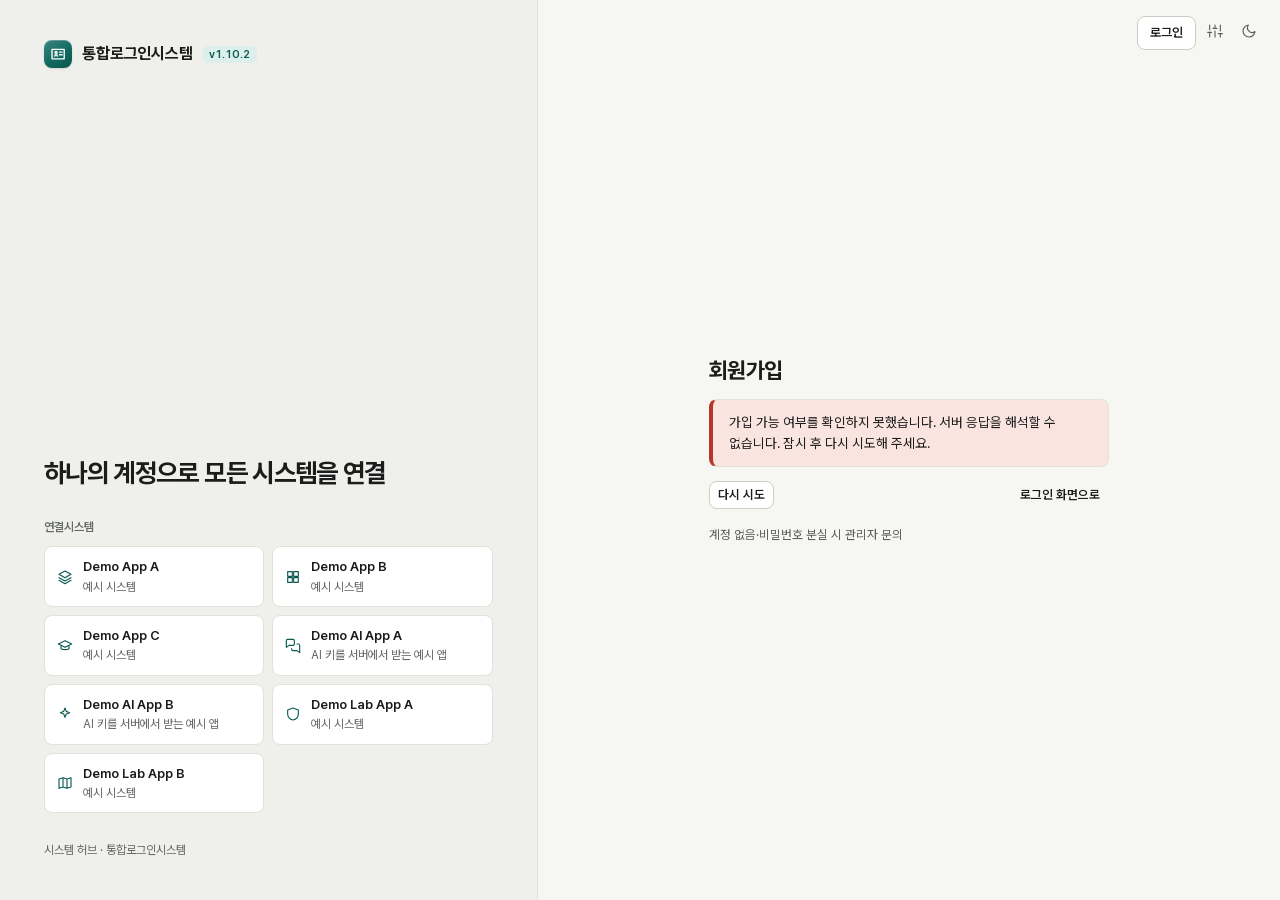
<file: public/register.html>
<!DOCTYPE html>
<html lang="ko" data-rui-font>
<head>
<meta charset="utf-8">
<meta name="viewport" content="width=device-width, initial-scale=1">
<meta name="robots" content="noindex, nofollow">
<title>회원가입 · ulogin</title>
<!-- 캐시 정책 — 아래 ?v= 와 meta 는 성격이 다르다. 지우기 전에 읽어라.
     자산 URL 의 ?v={버전} 이 배포 반영의 **주 수단**이다. 서버 설정·mod_headers·
     프록시에 전혀 의존하지 않는다 — 버전이 바뀌면 URL 이 바뀌고, 브라우저에게는
     처음 보는 URL 이므로 무조건 새로 받는다. "쿼리스트링이 지저분하다"는 이유로
     지우면 새 버전을 올려도 반영되지 않는 문제가 그대로 돌아온다.
     값 일괄 변경은 tools/bump_asset_version.php 로 한다(손으로 고치지 마라).
     아래 meta 는 **보조 수단이다.** 현대 브라우저는 http-equiv="Cache-Control" 을
     무시할 수 있다(HTTP 헤더만 신뢰). 주 방어는 public/.htaccess 의 no-store 이며,
     이 meta 를 캐시 무효화의 주 수단으로 믿으면 안 된다. -->
<meta http-equiv="Cache-Control" content="no-store">
<!-- 공용 테마 (research-ui G17) — v1.8.6 / 리더 판정 D-337·D-342
     공용 파일 셋(rui-theme.js · rui-tokens.css · rui.css)은 research-ui 원본을 **바이트 그대로** 복사했다.
     ulogin 전용 보정은 따로 둔다:
       · rui-ulogin-pre.js — rui-theme.js 보다 **먼저**. `?rui=` 인계가 SSO 쿼리·일회용 토큰을 지우지 않게
       · rui-layer.css     — rui.css 를 cascade layer 로 불러 style.css 와의 클래스 충돌(D-236)을 푼다
       · ulogin-theme.css  — 화면 모양 보정(G16 로그인 틀 안의 ulogin 요소 · 공통 테마 2 · Pretendard 파일)
       · ulogin-shell.js   — G16 `RUI.login` 틀을 세우고 이 화면의 카드(#ul-pane)를 폼 자리에 넣는다
       · theme-ui.js       — 화면 설정(RUI.picker, 인라인 style 을 CSSOM 으로 옮긴다) · 밝기 · 버전 뱃지

     rui-theme.js 를 **스타일시트보다 먼저, head 에서** 부른다. <html> 에 data-rui-* 를 세우므로
     첫 그리기부터 색이 맞는다(GUIDE "새 앱에 쓰기").

     <html data-rui-font>: RUI.font() 의 jsdelivr 주입을 끈다(CSP style-src·font-src 'self').
     글꼴은 assets/PretendardVariable.woff2 를 직접 둔다(GUIDELINE 3장 — 외부 글꼴을 막는 서버).
     **CSP 를 넓히지 않는다** — 그것이 이 화면들의 방어다. -->
<script src="assets/rui-ulogin-pre.js?v=1.10.2"></script>
<script src="assets/rui-theme.js?v=1.10.2"></script>
<link rel="stylesheet" href="assets/rui-tokens.css?v=1.10.2">
<link rel="stylesheet" href="assets/rui-layer.css?v=1.10.2">
<link rel="stylesheet" href="assets/style.css?v=1.10.2">
<link rel="stylesheet" href="assets/ulogin-theme.css?v=1.10.2">
<script src="assets/theme-ui.js?v=1.10.2" defer></script>
</head>
<body class="ul-auth-body">
<!-- v1.8.6 — G16/G17 공통 로그인 틀(GUIDELINE 4-2장). 왼쪽 시스템 면·오른쪽 위 밝기 버튼은 RUI.login 이 그리고,
     ulogin-shell.js 가 로그인 폼 자리에 아래 #ul-pane(이 화면의 카드들)을 **옮겨** 넣는다.
     [data-ul-tools] 의 자식은 오른쪽 위 도구 줄로 간다. 공용 파일을 못 읽으면 pane 은 이 자리에 그대로 보인다. -->
<div id="ul-shell" class="rui ul-rui"></div>
<div data-ul-tools hidden><a class="btn" id="nav-login" href="login.html">로그인</a></div>
<div class="ul-own ul-pane" id="ul-pane">

    <!-- v1.8.2 — 가입 허용이 **확인되기 전에는** 폼을 보이지 않는다(fail-closed).
         확인 중 표시 → 허용이면 #register-card / 차단이면 #closed-card(안내) / 확인 실패면 #closed-card(재시도). -->
    <div id="reg-checking" role="status" aria-live="polite"></div>

    <section class="card auth-card" id="closed-card" hidden>
      <div class="card-head">
        <h1 id="closed-title">회원가입</h1>
      </div>
      <div class="card-body" id="closed-body"></div>
      <div class="card-foot" id="closed-foot">
        <a class="btn btn-ghost btn-sm" id="closed-login" href="login.html">로그인 화면으로</a>
      </div>
    </section>

    <section class="card auth-card" id="register-card" hidden>
      <div class="card-head">
        <h1 id="register-title">회원가입</h1>
      </div>

      <div class="card-body">
        <p class="text-sm text-muted" id="sso-note" hidden></p>

        <form class="form" id="register-form" novalidate>

          <div class="field">
            <label for="reg-username">아이디<span class="req" aria-hidden="true">*</span></label>
            <input type="text" id="reg-username" name="username" autocomplete="username"
                   autocapitalize="off" autocorrect="off" spellcheck="false" required
                   maxlength="20" aria-describedby="hint-username">
            <span class="field-error"></span>
            <span class="hint" id="hint-username">영문 소문자·숫자·밑줄(_) 4~20자, 대문자는 소문자로 저장</span>
          </div>

          <div class="field">
            <label for="reg-email">이메일<span class="req" aria-hidden="true">*</span></label>
            <input type="email" id="reg-email" name="email" autocomplete="email"
                   autocapitalize="off" spellcheck="false" required maxlength="190">
            <span class="field-error"></span>
          </div>

          <div class="field">
            <label for="reg-password">비밀번호<span class="req" aria-hidden="true">*</span></label>
            <input type="password" id="reg-password" name="password" autocomplete="new-password" required>
            <span class="field-error"></span>
            <span class="hint">8자 이상, 영문·숫자·특수문자 중 2종류 이상 조합, 아이디와 같은 문자열 사용 불가</span>
            <div class="strength" id="pw-strength" data-level="0">
              <div class="strength-bar"><i></i></div>
              <div class="strength-text" id="pw-strength-text" role="status" aria-live="polite"></div>
            </div>
          </div>

          <div class="field">
            <label for="reg-password-confirm">비밀번호 확인<span class="req" aria-hidden="true">*</span></label>
            <input type="password" id="reg-password-confirm" name="password_confirm" autocomplete="new-password" required>
            <span class="field-error"></span>
            <span class="hint" id="pw-match" role="status" aria-live="polite"></span>
          </div>

          <div class="field">
            <label for="reg-name">이름</label>
            <input type="text" id="reg-name" name="name" autocomplete="name" maxlength="60">
            <span class="field-error"></span>
          </div>

          <div class="field">
            <label for="reg-nickname">닉네임</label>
            <input type="text" id="reg-nickname" name="nickname" autocomplete="nickname" maxlength="60">
            <span class="field-error"></span>
          </div>

          <div class="field">
            <label for="reg-phone">연락처</label>
            <input type="tel" id="reg-phone" name="phone" autocomplete="tel" maxlength="30"
                   aria-describedby="hint-phone">
            <span class="field-error"></span>
            <span class="hint" id="hint-phone">예: 010-1234-5678</span>
          </div>

          <div class="field">
            <span class="field-label">약관 동의<span class="req" aria-hidden="true">*</span></span>
            <div class="check-list">
              <label class="check">
                <input type="checkbox" id="agree-tos" name="agree_tos">
                <span>[필수] 이용약관 동의</span>
              </label>
              <label class="check">
                <input type="checkbox" id="agree-privacy" name="agree_privacy">
                <span>[필수] 개인정보 수집·이용 동의</span>
              </label>
              <label class="check">
                <input type="checkbox" id="marketing-agreed" name="marketing_agreed">
                <span>[선택] 마케팅 정보 수신 동의</span>
              </label>
            </div>
            <span class="field-error" id="agree-error"></span>
          </div>

          <div class="field" id="note-field" hidden>
            <label for="reg-note">신청 메모</label>
            <textarea id="reg-note" name="applicant_note" rows="2" maxlength="500" aria-describedby="hint-note"></textarea>
            <span class="field-error"></span>
            <span class="hint" id="hint-note">선택. 소속·가입 목적 등 승인에 참고할 내용</span>
          </div>

          <p class="text-xs text-muted" id="cooldown-note" role="status" aria-live="polite" hidden></p>

          <button type="submit" class="btn btn-primary btn-block btn-lg" id="submit-btn">가입하기</button>
        </form>
      </div>

      <div class="card-foot">
        <a class="btn btn-ghost btn-sm" id="link-login" href="login.html">기존 계정 로그인</a>
        <button type="button" class="btn btn-ghost btn-sm" id="open-status" hidden>신청 결과 확인</button>
      </div>
    </section>

    <!-- v1.10.1 가입 신청 결과 확인(접수번호는 본문으로만 보낸다) -->
    <section class="card auth-card" id="status-card" hidden>
      <div class="card-head"><h1>신청 결과 확인</h1></div>
      <div class="card-body">
        <form class="form" id="status-form" novalidate>
          <div class="field">
            <label for="st-receipt">접수번호</label>
            <input type="text" id="st-receipt" autocomplete="off" autocapitalize="off" spellcheck="false" maxlength="64" class="mono">
            <span class="field-error"></span>
          </div>
          <button type="submit" class="btn btn-primary" id="st-btn">조회</button>
        </form>
        <div id="st-result" role="status" aria-live="polite"></div>
      </div>
      <div class="card-foot"><a class="btn btn-ghost btn-sm" href="login.html" id="st-login">로그인 화면으로</a></div>
    </section>

    <!-- 가입 완료 -->
    <section class="card auth-card" id="done-card" hidden>
      <div class="card-head">
        <h1>가입이 완료되었습니다</h1>
      </div>
      <div class="card-body" id="done-body"></div>
      <div class="card-foot" id="done-foot"></div>
    </section>

</div><!-- /#ul-pane -->

<script src="assets/ulogin-shell.js?v=1.10.2"></script>
<script src="assets/api.js?v=1.10.2"></script>
<script src="assets/ui.js?v=1.10.2"></script>
<script>
/* ============================================================================
 * register.html — 회원가입
 *
 * 계약: POST /api/auth/register
 *   응답 data: user, email_verification_required, granted_points, auto_login
 *   auto_login 은 v1.0.0 에서 항상 false — 가입 직후 토큰이 나오지 않는다.
 *
 * 아이디 중복 확인 전용 엔드포인트는 계약에 없다.
 * blur 시에는 **형식 검사만** 하고, 중복은 제출 시 DUPLICATE_USERNAME /
 * DUPLICATE_EMAIL 로 받아 필드 옆에 표시한다.
 * ========================================================================== */
(function () {
  'use strict';

  var SSO_KEEP = ['service_id', 'redirect_uri', 'state', 'code_challenge'];
  var PREFILL_KEY = 'ulogin_prefill_username';

  var qs = new URLSearchParams(location.search);
  function param(k) { var v = qs.get(k); return v === null ? '' : v.trim(); }

  var sso = { service_id: param('service_id'), redirect_uri: param('redirect_uri') };
  var ssoMode = !!(sso.service_id && sso.redirect_uri);
  var regMode = 'open';   // v1.10.1: register_status.register_mode (closed|approval|open)
  var entryParam = param('entry');

  function withSso(target) {
    var next = new URLSearchParams();
    SSO_KEEP.forEach(function (k) {
      if (qs.has(k) && qs.get(k) !== '') { next.set(k, qs.get(k)); }
    });
    var q = next.toString();
    return q ? target + '?' + q : target;
  }

  /* ---- 엘리먼트 ------------------------------------------------------ */
  var cardReg = $('#register-card');
  var cardDone = $('#done-card');
  var doneBody = $('#done-body');
  var doneFoot = $('#done-foot');
  var form = $('#register-form');
  var btn = $('#submit-btn');
  var coolNote = $('#cooldown-note');
  var ssoNote = $('#sso-note');

  var inUsername = $('#reg-username');
  var inEmail = $('#reg-email');
  var inPw = $('#reg-password');
  var inPw2 = $('#reg-password-confirm');
  var inName = $('#reg-name');
  var inNick = $('#reg-nickname');
  var inPhone = $('#reg-phone');
  var cbTos = $('#agree-tos');
  var cbPrivacy = $('#agree-privacy');
  var cbMarketing = $('#marketing-agreed');

  var strength = $('#pw-strength');
  var strengthText = $('#pw-strength-text');
  var matchNote = $('#pw-match');

  /* ---- 링크에 SSO 파라미터 유지 --------------------------------------- */
  $('#link-login').setAttribute('href', withSso('login.html'));
  $('#nav-login').setAttribute('href', withSso('login.html'));
  $('#closed-login').setAttribute('href', withSso('login.html'));
  if (ssoMode) {
    ssoNote.hidden = false;
    ssoNote.textContent = '가입 후 요청한 앱의 로그인 화면으로 복귀';
  }

  /* ---- 쿨다운 (api.js/ui.js 에 없어 화면에서 구현) -------------------- */
  var coolTimer = null;
  function startCooldown(seconds) {
    var left = Math.max(0, Math.floor(Number(seconds) || 0));
    if (coolTimer) { clearInterval(coolTimer); coolTimer = null; }
    if (!left) { btn.disabled = false; coolNote.hidden = true; return; }
    btn.disabled = true;
    coolNote.hidden = false;
    var tick = function () {
      if (left <= 0) {
        clearInterval(coolTimer); coolTimer = null;
        btn.disabled = false;
        coolNote.textContent = '다시 시도할 수 있습니다.';
        return;
      }
      coolNote.textContent = '다시 시도까지 ' + fmtDuration(left) + ' 남았습니다.';
      left -= 1;
    };
    tick();
    coolTimer = setInterval(tick, 1000);
  }

  /* ---- 비밀번호 강도 (클라이언트 계산) -------------------------------- */
  /** 계약 검증 규칙과 같은 축으로 센다: 길이 + (영문/숫자/특수) 종류 수 */
  function pwClasses(pw) {
    var n = 0;
    if (/[A-Za-z]/.test(pw)) { n += 1; }
    if (/[0-9]/.test(pw)) { n += 1; }
    if (/[^A-Za-z0-9]/.test(pw)) { n += 1; }
    return n;
  }

  function pwLevel(pw) {
    if (!pw) { return 0; }
    var kinds = pwClasses(pw);
    var len = pw.length;
    if (len < 8 || kinds < 2) { return 1; }          // 서버 규칙 미달
    if (len >= 12 && kinds >= 3) { return 4; }
    if (len >= 10 || kinds >= 3) { return 3; }
    return 2;
  }

  var LEVEL_TEXT = {
    0: '',
    1: '사용할 수 없습니다. 8자 이상, 영문·숫자·특수문자 중 2종류 이상이 필요합니다.',
    2: '보통: 길이를 늘리거나 문자 종류를 추가하면 더 안전합니다.',
    3: '양호',
    4: '강함'
  };

  function renderStrength() {
    var lv = pwLevel(inPw.value);
    strength.setAttribute('data-level', String(lv));
    strengthText.textContent = LEVEL_TEXT[lv] || '';
  }

  function renderMatch() {
    if (!inPw2.value) { matchNote.textContent = ''; return; }
    matchNote.textContent = (inPw.value === inPw2.value)
      ? '비밀번호가 일치합니다.'
      : '비밀번호가 일치하지 않습니다.';
  }

  inPw.addEventListener('input', function () { renderStrength(); renderMatch(); });
  inPw2.addEventListener('input', renderMatch);

  /* ---- blur 시 형식 검사 (중복 확인 API 는 계약에 없다) --------------- */
  var USERNAME_RE = /^[a-z0-9_]{4,20}$/;

  function fieldError(name, msg) {
    formErrors(form, { code: 'VALIDATION_FAILED', message: msg, field: name });
  }

  inUsername.addEventListener('blur', function () {
    var v = inUsername.value.trim().toLowerCase();
    if (v && v !== inUsername.value) { inUsername.value = v; }   // 서버와 같게 소문자 정규화
    if (!v) { return; }
    if (!USERNAME_RE.test(v)) {
      fieldError('username', '영문 소문자·숫자·밑줄(_) 4~20자로 입력해 주세요.');
    }
  });

  inEmail.addEventListener('blur', function () {
    var v = inEmail.value.trim();
    if (v && v !== inEmail.value) { inEmail.value = v; }
    if (!v) { return; }
    if (v.length > 190 || !/^[^\s@]+@[^\s@]+\.[^\s@]+$/.test(v)) {
      fieldError('email', '이메일 주소 형식을 확인해 주세요.');
    }
  });

  /* ---- 제출 전 클라이언트 검증 ---------------------------------------- */
  function validate() {
    var username = inUsername.value.trim().toLowerCase();
    var email = inEmail.value.trim();
    var pw = inPw.value;
    var pw2 = inPw2.value;

    if (!USERNAME_RE.test(username)) {
      return { field: 'username', message: '영문 소문자·숫자·밑줄(_) 4~20자로 입력해 주세요.' };
    }
    if (!email || email.length > 190 || !/^[^\s@]+@[^\s@]+\.[^\s@]+$/.test(email)) {
      return { field: 'email', message: '이메일 주소 형식을 확인해 주세요.' };
    }
    if (pw.length < 8) {
      return { field: 'password', message: '비밀번호는 8자 이상이어야 합니다.' };
    }
    if (pwClasses(pw) < 2) {
      return { field: 'password', message: '영문·숫자·특수문자 중 2종류 이상을 섞어 주세요.' };
    }
    if (pw.toLowerCase() === username) {
      return { field: 'password', message: '아이디와 같은 문자열은 비밀번호로 쓸 수 없습니다.' };
    }
    if (pw !== pw2) {
      return { field: 'password_confirm', message: '비밀번호가 일치하지 않습니다.' };
    }
    if (!cbTos.checked) {
      return { field: 'agree_tos', message: '이용약관에 동의해야 가입할 수 있습니다.' };
    }
    if (!cbPrivacy.checked) {
      return { field: 'agree_privacy', message: '개인정보 수집·이용에 동의해야 가입할 수 있습니다.' };
    }
    return null;
  }

  /* ---- 가입 완료 화면 ------------------------------------------------- */
  function showDone(data) {
    var user = (data && data.user) || {};
    var needVerify = !!(data && data.email_verification_required);
    var points = (data && typeof data.granted_points === 'number') ? data.granted_points : 0;
    var autoLogin = !!(data && data.auto_login);

    clear(doneBody);
    clear(doneFoot);

    /* 사용자 데이터는 전부 el()/textContent 로만 그린다. */
    doneBody.appendChild(el('p', null, [
      el('strong', { text: String(user.username || '') }),
      text(' 계정이 만들어졌습니다.')
    ]));

    if (user.email) {
      doneBody.appendChild(el('p', { class: 'text-sm text-muted' }, [
        text('가입 이메일: '), el('span', { class: 'mono', text: String(user.email) })
      ]));
    }

    if (points > 0) {
      doneBody.appendChild(alertNode(
        '가입 축하 포인트 ' + fmtNum(points) + 'P가 지급되었습니다.', 'success'));
    }

    if (needVerify) {
      /* leader_decisions D-5: require_email_verify=1 이면 인증 전에는 로그인이 막힌다. */
      doneBody.appendChild(alertNode(
        '가입 확인용 이메일 인증 필요, 받은 메일의 링크로 인증 완료 후 로그인 가능',
        'warn'));
      doneBody.appendChild(el('p', { class: 'text-sm text-muted' },
        '메일 미수신 시 로그인 화면의 "인증 메일 재발송" 이용'));
    } else if (autoLogin) {
      doneBody.appendChild(el('p', { class: 'text-sm text-muted' }, '로그인된 상태로 바로 이동'));
    } else {
      doneBody.appendChild(el('p', { class: 'text-sm text-muted' },
        '보안상 가입과 로그인 분리, 방금 만든 계정으로 로그인 필요'));
    }

    /* 다음 화면: SSO 파라미터가 있으면 로그인 화면으로 그대로 넘겨 원래 앱으로 복귀시킨다. */
    var next;
    if (ssoMode) { next = withSso('login.html'); }
    else if (autoLogin) { next = 'mypage.html'; }
    else { next = 'login.html'; }

    var label = (next.indexOf('login.html') === 0) ? '로그인하기' : '내 시스템으로 이동';
    doneFoot.appendChild(el('a', { class: 'btn btn-primary', href: next }, label));

    /* 아이디를 로그인 화면이 한 번만 프리필하도록 넘긴다(1회성, sessionStorage). */
    try { sessionStorage.setItem(PREFILL_KEY, String(user.username || '')); } catch (e) { /* noop */ }

    cardReg.hidden = true;
    cardDone.hidden = false;

    /* 이메일 인증이 필요하면 자동 이동하지 않는다 — 안내를 읽어야 한다. */
    if (!needVerify) {
      setTimeout(function () { navigate(next, true); }, 2500);
      doneFoot.appendChild(el('span', { class: 'text-xs text-muted' }, '잠시 후 자동 이동'));
    }
  }

  /* ---- 가입 신청 접수 화면 (v1.10.1, 202 approval_required) -------------
   * data.receipt 는 이 응답에서만 볼 수 있다(원문 재조회 불가). 복사 버튼을 둔다. */
  function showRequested(data) {
    clear(doneBody);
    clear(doneFoot);
    cardDone.querySelector('h1').textContent = '가입 신청이 접수되었습니다';
    doneBody.appendChild(alertNode('신청이 접수됐습니다. 관리자 승인 후 로그인할 수 있습니다.', 'success'));
    var rc = String((data && data.receipt) || '');
    if (rc) {
      doneBody.appendChild(el('p', { class: 'text-sm' }, '접수번호 (다시 볼 수 없으니 보관해 주세요)'));
      doneBody.appendChild(el('p', { class: 'mono', id: 'receipt-val', style: 'word-break:break-all', text: rc }));
      doneFoot.appendChild(el('button', { class: 'btn btn-secondary', type: 'button', on: { click: function (ev) {
        var b = ev.currentTarget;
        function ok() { b.textContent = '복사됨'; }
        try { navigator.clipboard.writeText(rc).then(ok, function () { fallbackCopy(rc); ok(); }); }
        catch (e) { fallbackCopy(rc); ok(); }
      } } }, '접수번호 복사'));
    }
    doneFoot.appendChild(el('a', { class: 'btn btn-ghost', href: withSso('login.html') }, '로그인 화면으로'));
    cardReg.hidden = true;
    cardDone.hidden = false;
  }
  function fallbackCopy(t) {
    var ta = document.createElement('textarea');
    ta.value = t; document.body.appendChild(ta); ta.select();
    try { document.execCommand('copy'); } catch (e) { /* noop */ }
    document.body.removeChild(ta);
  }

  var STATUS_LABEL = { pending: '심사 대기 중', approved: '승인됨. 로그인할 수 있습니다', rejected: '승인되지 않았습니다', expired: '신청 기간이 지났습니다' };
  $('#open-status').addEventListener('click', function () {
    cardReg.hidden = true; $('#status-card').hidden = false;
    try { $('#st-receipt').focus(); } catch (e) { /* noop */ }
  });
  $('#status-form').addEventListener('submit', function (ev) {
    ev.preventDefault();
    var f = $('#status-form'), out = $('#st-result'), sb = $('#st-btn');
    clearFormErrors(f); clear(out);
    var rc = $('#st-receipt').value.trim();
    if (!rc) { formErrors(f, { code: 'VALIDATION_FAILED', message: '접수번호를 입력해 주세요.', field: 'receipt' }); return; }
    setBusy(sb, true);
    apiPost('/api/auth/register_request_status', { receipt: rc })
      .then(function (d) {
        setBusy(sb, false);
        out.appendChild(alertNode(STATUS_LABEL[d.status] || String(d.status || ''), d.status === 'approved' ? 'success' : (d.status === 'pending' ? 'info' : 'warn')));
        if (d.created_at) { out.appendChild(el('p', { class: 'text-xs text-muted', text: '신청 ' + d.created_at })); }
        if (d.notice) { out.appendChild(el('p', { class: 'text-sm', text: '안내: ' + d.notice })); }
      })
      .catch(function (err) {
        setBusy(sb, false);
        out.appendChild(alertNode(err.code === 'NOT_FOUND' ? '일치하는 접수번호가 없습니다.' : errorMessage(err), 'danger'));
      });
  });

  /* ---- 제출 ---------------------------------------------------------- */
  form.addEventListener('submit', function (ev) {
    ev.preventDefault();
    if (btn.disabled) { return; }
    clearFormErrors(form);
    startCooldown(0);   // 끝난 쿨다운 안내문을 지운다

    var bad = validate();
    if (bad) {
      formErrors(form, { code: 'VALIDATION_FAILED', message: bad.message, field: bad.field });
      return;
    }

    var body = {
      username: inUsername.value.trim().toLowerCase(),
      email: inEmail.value.trim(),
      password: inPw.value,
      password_confirm: inPw2.value,
      agree_tos: true,
      agree_privacy: true,
      marketing_agreed: !!cbMarketing.checked
    };
    if (inName.value.trim()) { body.name = inName.value.trim(); }
    if (inNick.value.trim()) { body.nickname = inNick.value.trim(); }
    if (inPhone.value.trim()) { body.phone = inPhone.value.trim(); }
    if (sso.service_id) { body.service_id = sso.service_id; }
    if (regMode === 'approval') {
      /* 설계 130 2-4: 선택 키 redirect_uri / entry / applicant_note */
      if (sso.redirect_uri) { body.redirect_uri = sso.redirect_uri; }
      body.entry = (entryParam === 'sso' || ssoMode) ? 'sso' : 'register_page';
      var note = $('#reg-note').value.trim();
      if (note) { body.applicant_note = note; }
    }

    setBusy(btn, true);

    apiPost('/api/auth/register', body)
      .then(function (data) {
        setBusy(btn, false);
        inPw.value = '';
        inPw2.value = '';
        if (data && data.approval_required === true) { showRequested(data); return; }
        showDone(data);
      })
      .catch(function (err) {
        setBusy(btn, false);
        if (err.code === 'RATE_LIMITED') {
          formBanner(form, errorMessage(err), 'danger');
          startCooldown(err.data && err.data.retry_after);
          return;
        }
        if (err.code === 'REGISTRATION_DISABLED') {
          formBanner(form, errorMessage(err), 'warn');
          btn.disabled = true;
          return;
        }
        if (err.code === 'SSO_INVALID_SERVICE') {
          formBanner(form,
            errorMessage(err) + ' (요청된 service_id: ' + sso.service_id + ') 서비스 등록을 관리자에게 요청해 주세요.',
            'danger');
          return;
        }
        /* DUPLICATE_USERNAME → field:"username" / DUPLICATE_EMAIL → field:"email"
           둘 다 서버가 field 를 채워 주므로 필드 옆에 표시된다. */
        formErrors(form, err);
      });
  });

  renderStrength();

  /* ---- 가입 허용 확인 (v1.8.2) ----------------------------------------
   * GET /api/auth/register_status → data.allow_register (전역 설정).
   * 서버 판정은 POST /api/auth/register 가 거절할 때 쓰는 것과 **같은 함수**다.
   * 폼은 마크업에서 hidden 으로 시작하고 `allow_register === true` 일 때만 연다.
   *   false        → 「현재 신규 가입을 받지 않습니다」 안내 (폼 대신)
   *   값을 못 받음 → 폼을 열지 않고 재시도 안내 (fail-closed. 차단이라고 단정하지도 않는다)
   * 서비스 단위 차단(SSO service 의 allow_register=0)은 여기서 보지 않는다 — 그 판단은
   * login.html 이 sso/validate 로 이미 해 링크를 감추고, 제출 시 서버가 같은 함수로 거절한다.
   * ------------------------------------------------------------------- */
  var elChecking = $('#reg-checking');
  var cardClosed = $('#closed-card');
  var closedBody = $('#closed-body');
  var closedFoot = $('#closed-foot');

  function showClosed(message, type, retry) {
    clear(elChecking);
    elChecking.hidden = true;
    cardReg.hidden = true;
    clear(closedBody);
    closedBody.appendChild(alertNode(message, type));
    var old = $('#closed-retry');
    if (old) { old.parentNode.removeChild(old); }
    if (retry) {
      closedFoot.insertBefore(el('button', {
        class: 'btn btn-secondary btn-sm', type: 'button', id: 'closed-retry',
        on: { click: function () { location.reload(); } }
      }, '다시 시도'), closedFoot.firstChild);
    }
    cardClosed.hidden = false;
  }

  clear(elChecking);
  elChecking.hidden = false;
  elChecking.appendChild(loadingNode('가입 가능 여부를 확인하는 중…'));

  apiGet('/api/auth/register_status')
    .then(function (data) {
      var rm = data && data.register_mode;
      if (data && data.allow_register === true && rm !== 'closed') {
        if (rm === 'approval') {
          regMode = 'approval';
          $('#register-title').textContent = '가입 신청';
          btn.textContent = '가입 신청';
          $('#note-field').hidden = false;
          $('#open-status').hidden = false;
        }
        clear(elChecking);
        elChecking.hidden = true;
        cardClosed.hidden = true;
        cardReg.hidden = false;
        try { inUsername.focus(); } catch (e) { /* noop */ }
        return;
      }
      showClosed('현재 가입을 받지 않습니다.', 'warn', false);
    })
    .catch(function (err) {
      showClosed('가입 가능 여부를 확인하지 못했습니다. ' + errorMessage(err) +
        ' 잠시 후 다시 시도해 주세요.', 'danger', true);
    });
})();
</script>
</body>
</html>
</file>
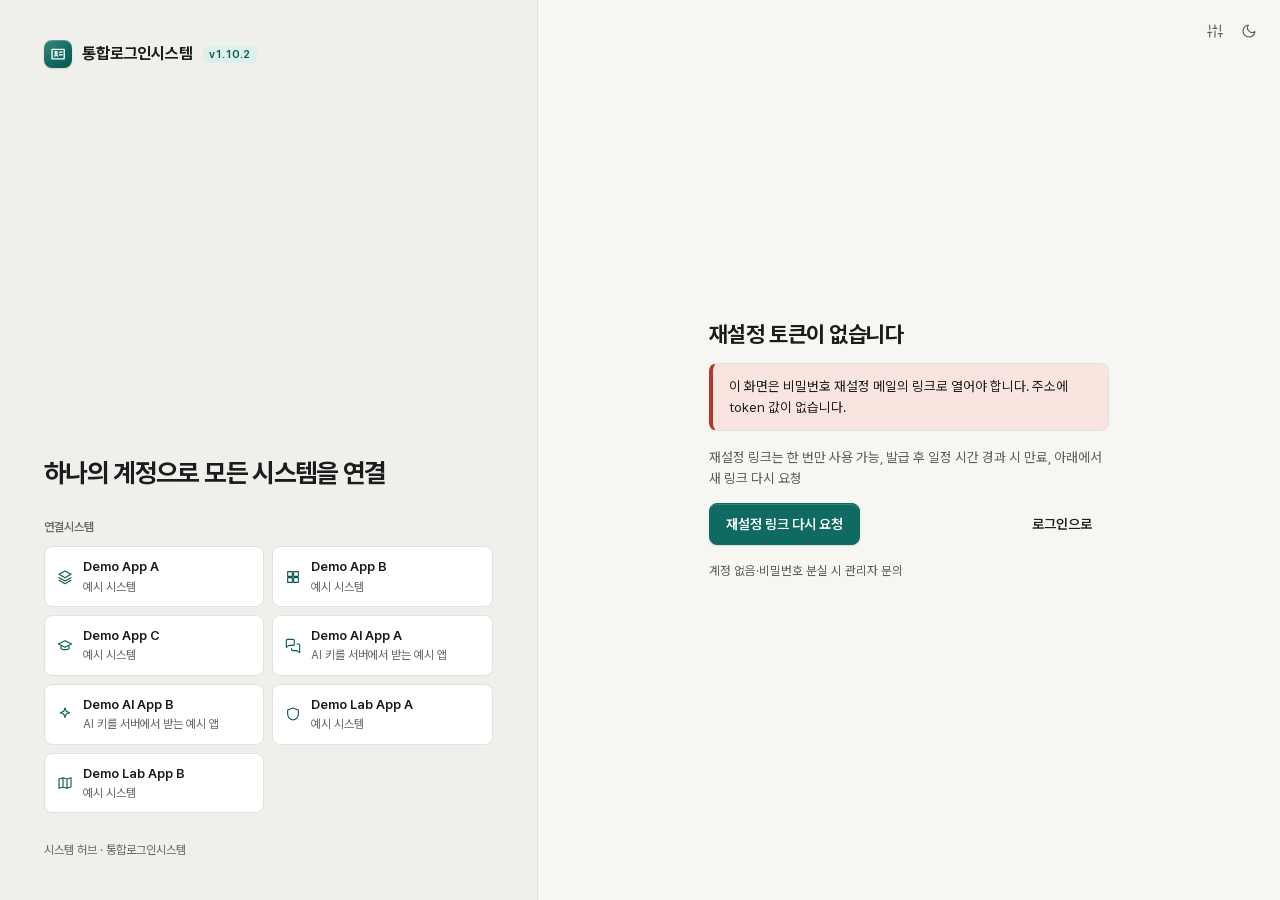
<file: public/reset.html>
<!DOCTYPE html>
<html lang="ko" data-rui-font>
<head>
<meta charset="utf-8">
<meta name="viewport" content="width=device-width, initial-scale=1">
<meta name="robots" content="noindex, nofollow">
<title>비밀번호 재설정 · ulogin</title>
<!-- 캐시 정책 — 아래 ?v= 와 meta 는 성격이 다르다. 지우기 전에 읽어라.
     자산 URL 의 ?v={버전} 이 배포 반영의 **주 수단**이다. 서버 설정·mod_headers·
     프록시에 전혀 의존하지 않는다 — 버전이 바뀌면 URL 이 바뀌고, 브라우저에게는
     처음 보는 URL 이므로 무조건 새로 받는다. "쿼리스트링이 지저분하다"는 이유로
     지우면 새 버전을 올려도 반영되지 않는 문제가 그대로 돌아온다.
     값 일괄 변경은 tools/bump_asset_version.php 로 한다(손으로 고치지 마라).
     아래 meta 는 **보조 수단이다.** 현대 브라우저는 http-equiv="Cache-Control" 을
     무시할 수 있다(HTTP 헤더만 신뢰). 주 방어는 public/.htaccess 의 no-store 이며,
     이 meta 를 캐시 무효화의 주 수단으로 믿으면 안 된다. -->
<meta http-equiv="Cache-Control" content="no-store">
<!-- 공용 테마 (research-ui G17) — v1.8.6 / 리더 판정 D-337·D-342
     공용 파일 셋(rui-theme.js · rui-tokens.css · rui.css)은 research-ui 원본을 **바이트 그대로** 복사했다.
     ulogin 전용 보정은 따로 둔다:
       · rui-ulogin-pre.js — rui-theme.js 보다 **먼저**. `?rui=` 인계가 SSO 쿼리·일회용 토큰을 지우지 않게
       · rui-layer.css     — rui.css 를 cascade layer 로 불러 style.css 와의 클래스 충돌(D-236)을 푼다
       · ulogin-theme.css  — 화면 모양 보정(G16 로그인 틀 안의 ulogin 요소 · 공통 테마 2 · Pretendard 파일)
       · ulogin-shell.js   — G16 `RUI.login` 틀을 세우고 이 화면의 카드(#ul-pane)를 폼 자리에 넣는다
       · theme-ui.js       — 화면 설정(RUI.picker, 인라인 style 을 CSSOM 으로 옮긴다) · 밝기 · 버전 뱃지

     rui-theme.js 를 **스타일시트보다 먼저, head 에서** 부른다. <html> 에 data-rui-* 를 세우므로
     첫 그리기부터 색이 맞는다(GUIDE "새 앱에 쓰기").

     <html data-rui-font>: RUI.font() 의 jsdelivr 주입을 끈다(CSP style-src·font-src 'self').
     글꼴은 assets/PretendardVariable.woff2 를 직접 둔다(GUIDELINE 3장 — 외부 글꼴을 막는 서버).
     **CSP 를 넓히지 않는다** — 그것이 이 화면들의 방어다. -->
<script src="assets/rui-ulogin-pre.js?v=1.10.2"></script>
<script src="assets/rui-theme.js?v=1.10.2"></script>
<link rel="stylesheet" href="assets/rui-tokens.css?v=1.10.2">
<link rel="stylesheet" href="assets/rui-layer.css?v=1.10.2">
<link rel="stylesheet" href="assets/style.css?v=1.10.2">
<link rel="stylesheet" href="assets/ulogin-theme.css?v=1.10.2">
<script src="assets/theme-ui.js?v=1.10.2" defer></script>
</head>
<body class="ul-auth-body">
<!-- v1.8.6 — G16/G17 공통 로그인 틀(GUIDELINE 4-2장). 왼쪽 시스템 면·오른쪽 위 밝기 버튼은 RUI.login 이 그리고,
     ulogin-shell.js 가 로그인 폼 자리에 아래 #ul-pane(이 화면의 카드들)을 **옮겨** 넣는다.
     [data-ul-tools] 의 자식은 오른쪽 위 도구 줄로 간다. 공용 파일을 못 읽으면 pane 은 이 자리에 그대로 보인다. -->
<div id="ul-shell" class="rui ul-rui"></div>
<div class="ul-own ul-pane" id="ul-pane">

    <!-- 토큰이 없거나 무효할 때 -->
    <section class="card auth-card" id="bad-card" hidden>
      <div class="card-head">
        <h1 id="bad-title">링크를 사용할 수 없습니다</h1>
      </div>
      <div class="card-body" id="bad-body"></div>
      <div class="card-foot" id="bad-foot"></div>
    </section>

    <!-- 재설정 폼 -->
    <section class="card auth-card" id="reset-card" hidden>
      <div class="card-head">
        <h1 id="reset-title">새 비밀번호 설정</h1>
      </div>

      <div class="card-body">
        <p class="text-sm text-muted" id="reset-lead">
          새 비밀번호 입력, 변경 시 기존 로그인 기기의 세션 모두 종료
        </p>

        <form class="form" id="reset-form" novalidate>
          <div class="field">
            <label for="password">새 비밀번호<span class="req" aria-hidden="true">*</span></label>
            <input type="password" id="password" name="password" autocomplete="new-password" required>
            <span class="field-error"></span>
            <span class="hint">8자 이상, 영문·숫자·특수문자 중 2종류 이상 조합</span>
            <div class="strength" id="pw-strength" data-level="0">
              <div class="strength-bar"><i></i></div>
              <div class="strength-text" id="pw-strength-text" role="status" aria-live="polite"></div>
            </div>
          </div>

          <div class="field">
            <label for="password-confirm">새 비밀번호 확인<span class="req" aria-hidden="true">*</span></label>
            <input type="password" id="password-confirm" name="password_confirm" autocomplete="new-password" required>
            <span class="field-error"></span>
            <span class="hint" id="pw-match" role="status" aria-live="polite"></span>
          </div>

          <p class="text-xs text-muted" id="cooldown-note" role="status" aria-live="polite" hidden></p>

          <button type="submit" class="btn btn-primary btn-block" id="submit-btn">비밀번호 변경</button>
        </form>
      </div>
    </section>

    <!-- 완료 -->
    <section class="card auth-card" id="done-card" hidden>
      <div class="card-head">
        <h1 id="done-title">비밀번호가 변경되었습니다</h1>
      </div>
      <div class="card-body" id="done-body"></div>
      <div class="card-foot" id="done-foot"></div>
    </section>

</div><!-- /#ul-pane -->

<script src="assets/ulogin-shell.js?v=1.10.2"></script>
<script src="assets/api.js?v=1.10.2"></script>
<script src="assets/ui.js?v=1.10.2"></script>
<script>
/* ============================================================================
 * reset.html — 비밀번호 재설정 (메일 링크의 ?token= 을 받는다)
 *
 * POST /api/auth/password/reset  (실제 파일: api/auth/password_reset.php,
 *   api.js 의 ULOGIN_PATH_ALIASES 가 논리 경로를 자동 치환한다)
 *   응답 data: reset, revoked_count
 *
 * TOKEN_INVALID 은 없음·만료·이미 사용됨을 구분하지 않는다(오라클 방지).
 * ========================================================================== */
(function () {
  'use strict';

  var SSO_KEEP = ['service_id', 'redirect_uri', 'state', 'code_challenge'];
  var qs = new URLSearchParams(location.search);
  var token = (qs.get('token') || '').trim();
  /* v1.8.4 계정 연결 — 관리자가 다른 시스템 계정을 이관해 만든 새 계정은 비밀번호가 없다.
     관리자가 전달한 「첫 비밀번호 설정 링크」(reset.html?token=…&setup=1, 72시간)로 여기 온다.
     서버 동작은 비밀번호 재설정과 같다(password_reset.php 가 setup_pending 만 지운다). 문구만 바꾼다. */
  var isSetup = qs.get('setup') === '1';

  function withSso(target) {
    var next = new URLSearchParams();
    SSO_KEEP.forEach(function (k) {
      if (qs.has(k) && qs.get(k) !== '') { next.set(k, qs.get(k)); }
    });
    var q = next.toString();
    return q ? target + '?' + q : target;
  }


  /* 감사 M-4 잔여분 — 주소창에서 token 을 즉시 지운다.
     token 은 그 자체로 계정을 탈취할 수 있는 자격증명이다. URL 에 남으면
     브라우저 히스토리·북마크·화면 공유·확장 프로그램에 그대로 노출된다.
     (Referrer-Policy 는 외부 전송만 막을 뿐 로컬에 남는 것은 못 막는다.)
     token 은 위에서 이미 변수로 읽었으므로 지워도 동작에 영향이 없다.
     SSO 파라미터는 로그인 화면으로 이어져야 하므로 보존한다. */
  if (token && window.history && history.replaceState) {
    try {
      var keep = new URLSearchParams();
      SSO_KEEP.forEach(function (k) {
        if (qs.has(k) && qs.get(k) !== '') { keep.set(k, qs.get(k)); }
      });
      var kq = keep.toString();
      history.replaceState(null, '', location.pathname + (kq ? '?' + kq : '') + location.hash);
    } catch (e) { /* 구형 브라우저 — 지우지 못해도 진행한다 */ }
  }

  var loginHref = withSso('login.html');
  var forgotHref = withSso('forgot.html');

  var cardBad = $('#bad-card');
  var badTitle = $('#bad-title');
  var badBody = $('#bad-body');
  var badFoot = $('#bad-foot');

  var cardReset = $('#reset-card');
  var cardDone = $('#done-card');
  if (isSetup) {
    document.title = '첫 비밀번호 설정 · ulogin';
    $('#reset-title').textContent = '첫 비밀번호 설정';
    $('#reset-lead').textContent = '관리자가 다른 시스템 계정을 이 계정으로 이관, 사용할 비밀번호 설정 필요, 링크는 한 번만 사용 가능';
    $('#submit-btn').textContent = '비밀번호 정하기';
    $('#done-title').textContent = '비밀번호를 정했습니다';
  }
  var doneBody = $('#done-body');
  var doneFoot = $('#done-foot');

  var form = $('#reset-form');
  var inPw = $('#password');
  var inPw2 = $('#password-confirm');
  var btn = $('#submit-btn');
  var coolNote = $('#cooldown-note');
  var strength = $('#pw-strength');
  var strengthText = $('#pw-strength-text');
  var matchNote = $('#pw-match');

  /* ---- 쿨다운 (자체 구현) -------------------------------------------- */
  var coolTimer = null;
  function startCooldown(seconds) {
    var left = Math.max(0, Math.floor(Number(seconds) || 0));
    if (coolTimer) { clearInterval(coolTimer); coolTimer = null; }
    if (!left) { btn.disabled = false; coolNote.hidden = true; return; }
    btn.disabled = true;
    coolNote.hidden = false;
    var tick = function () {
      if (left <= 0) {
        clearInterval(coolTimer); coolTimer = null;
        btn.disabled = false;
        coolNote.textContent = '다시 시도할 수 있습니다.';
        return;
      }
      coolNote.textContent = '다시 시도까지 ' + fmtDuration(left) + ' 남았습니다.';
      left -= 1;
    };
    tick();
    coolTimer = setInterval(tick, 1000);
  }

  /* ---- 비밀번호 강도 (클라이언트 계산) -------------------------------- */
  function pwClasses(pw) {
    var n = 0;
    if (/[A-Za-z]/.test(pw)) { n += 1; }
    if (/[0-9]/.test(pw)) { n += 1; }
    if (/[^A-Za-z0-9]/.test(pw)) { n += 1; }
    return n;
  }
  function pwLevel(pw) {
    if (!pw) { return 0; }
    var kinds = pwClasses(pw);
    var len = pw.length;
    if (len < 8 || kinds < 2) { return 1; }
    if (len >= 12 && kinds >= 3) { return 4; }
    if (len >= 10 || kinds >= 3) { return 3; }
    return 2;
  }
  var LEVEL_TEXT = {
    0: '',
    1: '사용할 수 없습니다. 8자 이상, 영문·숫자·특수문자 중 2종류 이상이 필요합니다.',
    2: '보통: 길이를 늘리거나 문자 종류를 추가하면 더 안전합니다.',
    3: '양호',
    4: '강함'
  };
  function renderStrength() {
    var lv = pwLevel(inPw.value);
    strength.setAttribute('data-level', String(lv));
    strengthText.textContent = LEVEL_TEXT[lv] || '';
  }
  function renderMatch() {
    if (!inPw2.value) { matchNote.textContent = ''; return; }
    matchNote.textContent = (inPw.value === inPw2.value)
      ? '비밀번호가 일치합니다.' : '비밀번호가 일치하지 않습니다.';
  }
  inPw.addEventListener('input', function () { renderStrength(); renderMatch(); });
  inPw2.addEventListener('input', renderMatch);

  /* ---- 링크 만료 / 토큰 없음 화면 ------------------------------------- */
  function showBad(title, message) {
    clear(badBody);
    clear(badFoot);
    badTitle.textContent = title;
    badBody.appendChild(alertNode(message, 'danger'));
    badBody.appendChild(el('p', { class: 'text-sm text-muted' },
      '재설정 링크는 한 번만 사용 가능, 발급 후 일정 시간 경과 시 만료, ' +
      '아래에서 새 링크 다시 요청'));
    badFoot.appendChild(el('a', { class: 'btn btn-primary', href: forgotHref }, '재설정 링크 다시 요청'));
    badFoot.appendChild(el('a', { class: 'btn btn-ghost', href: loginHref }, '로그인으로'));
    cardReset.hidden = true;
    cardDone.hidden = true;
    cardBad.hidden = false;
  }

  /* ---- 완료 화면 ------------------------------------------------------ */
  function showDone(data) {
    clear(doneBody);
    clear(doneFoot);

    doneBody.appendChild(alertNode(isSetup
      ? '비밀번호를 정했습니다. 이제 아이디와 이 비밀번호로 로그인해 주세요.'
      : '새 비밀번호로 변경되었습니다. 이제 새 비밀번호로 로그인해 주세요.', 'success'));

    var revoked = (data && typeof data.revoked_count === 'number') ? data.revoked_count : null;
    if (revoked !== null) {
      doneBody.appendChild(el('p', { class: 'text-sm text-muted' },
        revoked > 0
          ? '보안을 위해 기존에 로그인되어 있던 세션 ' + fmtNum(revoked) + '개를 모두 종료했습니다. ' +
            '다른 기기에서도 다시 로그인해야 합니다.'
          : '종료할 기존 로그인 세션이 없었습니다.'));
    }

    doneFoot.appendChild(el('a', { class: 'btn btn-primary', href: loginHref }, '로그인하기'));

    cardBad.hidden = true;
    cardReset.hidden = true;
    cardDone.hidden = false;
  }

  /* ---- 제출 ---------------------------------------------------------- */
  form.addEventListener('submit', function (ev) {
    ev.preventDefault();
    if (btn.disabled) { return; }
    clearFormErrors(form);
    startCooldown(0);   // 끝난 쿨다운 안내문을 지운다

    var pw = inPw.value;
    var pw2 = inPw2.value;

    if (pw.length < 8) {
      formErrors(form, { code: 'VALIDATION_FAILED', message: '비밀번호는 8자 이상이어야 합니다.', field: 'password' });
      return;
    }
    if (pwClasses(pw) < 2) {
      formErrors(form, { code: 'VALIDATION_FAILED', message: '영문·숫자·특수문자 중 2종류 이상을 섞어 주세요.', field: 'password' });
      return;
    }
    if (pw !== pw2) {
      formErrors(form, { code: 'VALIDATION_FAILED', message: '비밀번호가 일치하지 않습니다.', field: 'password_confirm' });
      return;
    }

    setBusy(btn, true);
    apiPost('/api/auth/password/reset', {
      token: token,
      password: pw,
      password_confirm: pw2
    })
      .then(function (data) {
        setBusy(btn, false);
        inPw.value = '';
        inPw2.value = '';
        showDone(data);
      })
      .catch(function (err) {
        setBusy(btn, false);
        if (err.code === 'TOKEN_INVALID') {
          showBad('링크가 만료되었습니다', errorMessage(err));
          return;
        }
        if (err.code === 'RATE_LIMITED') {
          formBanner(form, errorMessage(err), 'danger');
          startCooldown(err.data && err.data.retry_after);
          return;
        }
        formErrors(form, err);
      });
  });

  /* ---- 시작 ---------------------------------------------------------- */
  if (!token) {
    showBad('재설정 토큰이 없습니다',
      '이 화면은 비밀번호 재설정 메일의 링크로 열어야 합니다. 주소에 token 값이 없습니다.');
  } else {
    cardReset.hidden = false;
    renderStrength();
    try { inPw.focus(); } catch (e) { /* noop */ }
  }
})();
</script>
</body>
</html>
</file>
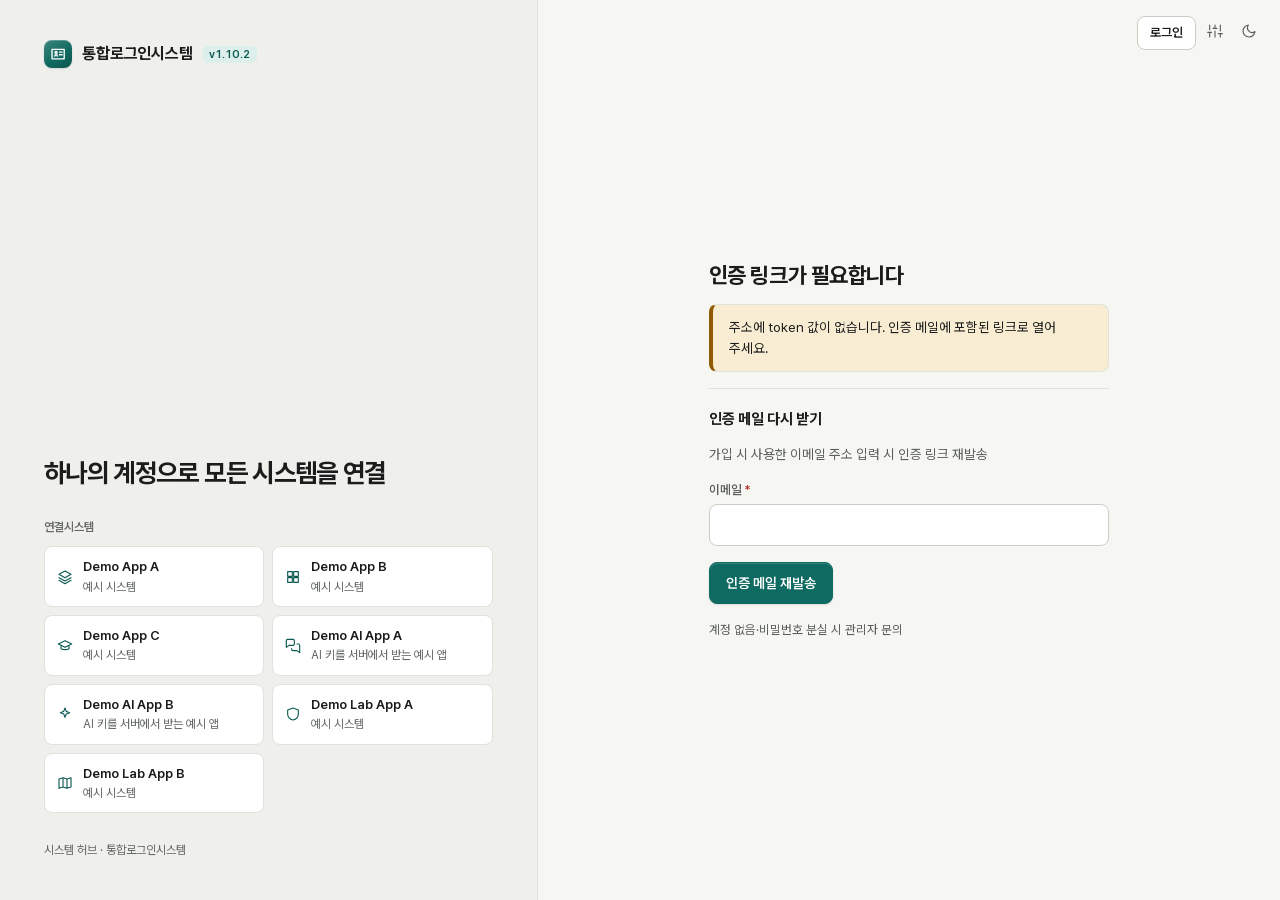
<file: public/verify.html>
<!DOCTYPE html>
<html lang="ko" data-rui-font>
<head>
<meta charset="utf-8">
<meta name="viewport" content="width=device-width, initial-scale=1">
<meta name="robots" content="noindex, nofollow">
<title>이메일 인증 · ulogin</title>
<!-- 캐시 정책 — 아래 ?v= 와 meta 는 성격이 다르다. 지우기 전에 읽어라.
     자산 URL 의 ?v={버전} 이 배포 반영의 **주 수단**이다. 서버 설정·mod_headers·
     프록시에 전혀 의존하지 않는다 — 버전이 바뀌면 URL 이 바뀌고, 브라우저에게는
     처음 보는 URL 이므로 무조건 새로 받는다. "쿼리스트링이 지저분하다"는 이유로
     지우면 새 버전을 올려도 반영되지 않는 문제가 그대로 돌아온다.
     값 일괄 변경은 tools/bump_asset_version.php 로 한다(손으로 고치지 마라).
     아래 meta 는 **보조 수단이다.** 현대 브라우저는 http-equiv="Cache-Control" 을
     무시할 수 있다(HTTP 헤더만 신뢰). 주 방어는 public/.htaccess 의 no-store 이며,
     이 meta 를 캐시 무효화의 주 수단으로 믿으면 안 된다. -->
<meta http-equiv="Cache-Control" content="no-store">
<!-- 공용 테마 (research-ui G17) — v1.8.6 / 리더 판정 D-337·D-342
     공용 파일 셋(rui-theme.js · rui-tokens.css · rui.css)은 research-ui 원본을 **바이트 그대로** 복사했다.
     ulogin 전용 보정은 따로 둔다:
       · rui-ulogin-pre.js — rui-theme.js 보다 **먼저**. `?rui=` 인계가 SSO 쿼리·일회용 토큰을 지우지 않게
       · rui-layer.css     — rui.css 를 cascade layer 로 불러 style.css 와의 클래스 충돌(D-236)을 푼다
       · ulogin-theme.css  — 화면 모양 보정(G16 로그인 틀 안의 ulogin 요소 · 공통 테마 2 · Pretendard 파일)
       · ulogin-shell.js   — G16 `RUI.login` 틀을 세우고 이 화면의 카드(#ul-pane)를 폼 자리에 넣는다
       · theme-ui.js       — 화면 설정(RUI.picker, 인라인 style 을 CSSOM 으로 옮긴다) · 밝기 · 버전 뱃지

     rui-theme.js 를 **스타일시트보다 먼저, head 에서** 부른다. <html> 에 data-rui-* 를 세우므로
     첫 그리기부터 색이 맞는다(GUIDE "새 앱에 쓰기").

     <html data-rui-font>: RUI.font() 의 jsdelivr 주입을 끈다(CSP style-src·font-src 'self').
     글꼴은 assets/PretendardVariable.woff2 를 직접 둔다(GUIDELINE 3장 — 외부 글꼴을 막는 서버).
     **CSP 를 넓히지 않는다** — 그것이 이 화면들의 방어다. -->
<script src="assets/rui-ulogin-pre.js?v=1.10.2"></script>
<script src="assets/rui-theme.js?v=1.10.2"></script>
<link rel="stylesheet" href="assets/rui-tokens.css?v=1.10.2">
<link rel="stylesheet" href="assets/rui-layer.css?v=1.10.2">
<link rel="stylesheet" href="assets/style.css?v=1.10.2">
<link rel="stylesheet" href="assets/ulogin-theme.css?v=1.10.2">
<script src="assets/theme-ui.js?v=1.10.2" defer></script>
</head>
<body class="ul-auth-body">
<!-- v1.8.6 — G16/G17 공통 로그인 틀(GUIDELINE 4-2장). 왼쪽 시스템 면·오른쪽 위 밝기 버튼은 RUI.login 이 그리고,
     ulogin-shell.js 가 로그인 폼 자리에 아래 #ul-pane(이 화면의 카드들)을 **옮겨** 넣는다.
     [data-ul-tools] 의 자식은 오른쪽 위 도구 줄로 간다. 공용 파일을 못 읽으면 pane 은 이 자리에 그대로 보인다. -->
<div id="ul-shell" class="rui ul-rui"></div>
<div data-ul-tools hidden><a class="btn" id="nav-login" href="login.html">로그인</a></div>
<div class="ul-own ul-pane" id="ul-pane">

    <section class="card auth-card" id="state-card">
      <div class="card-head">
        <h1 id="state-title">이메일 인증</h1>
      </div>
      <div class="card-body" id="state-body"></div>
      <div class="card-foot" id="state-foot" hidden></div>
    </section>

    <!-- 인증 메일 재발송 (토큰이 없거나 만료된 경우) -->
    <section class="card auth-card" id="resend-card" hidden>
      <div class="card-head">
        <h2>인증 메일 다시 받기</h2>
      </div>
      <div class="card-body">
        <p class="text-sm text-muted">
          가입 시 사용한 이메일 주소 입력 시 인증 링크 재발송
        </p>
        <form class="form" id="resend-form" novalidate>
          <div class="field">
            <label for="resend-email">이메일<span class="req" aria-hidden="true">*</span></label>
            <input type="email" id="resend-email" name="email" autocomplete="email"
                   autocapitalize="off" spellcheck="false" required maxlength="190">
            <span class="field-error"></span>
          </div>
          <p class="text-xs text-muted" id="resend-note" role="status" aria-live="polite" hidden></p>
          <button type="submit" class="btn btn-primary" id="resend-btn">인증 메일 재발송</button>
        </form>
      </div>
    </section>

</div><!-- /#ul-pane -->

<script src="assets/ulogin-shell.js?v=1.10.2"></script>
<script src="assets/api.js?v=1.10.2"></script>
<script src="assets/ui.js?v=1.10.2"></script>
<script>
/* ============================================================================
 * verify.html — 이메일 인증 (leader_decisions D-9)
 *
 * 메일 본문 링크: {APP_URL}/public/verify.html?token=...
 * 진입 즉시 POST /api/auth/email/verify 를 호출한다.
 *   응답 data: verified, email, account_level, auto_login
 *   실패 TOKEN_INVALID(400) — 없음/만료/이미 사용됨을 구분하지 않는다
 * 재발송: POST /api/auth/email/resend  {email} → {sent, message, expires_in}
 *
 * ⚠ 두 엔드포인트는 D-9 로 추가된 신설 경로다. 실제 파일명이
 *   api/auth/email_verify.php / api/auth/email_resend.php 이고
 *   api.js 의 ULOGIN_PATH_ALIASES 에 별칭이 없으므로 실제 파일명 경로로 호출한다.
 * ========================================================================== */
(function () {
  'use strict';

  /* D-17 로 api.js 의 ULOGIN_PATH_ALIASES 에 아래 두 논리 경로 별칭이 추가되었다.
     ('/api/auth/email/verify' → api/auth/email_verify.php, resend 도 동일) */
  var VERIFY_PATH = '/api/auth/email/verify';
  var RESEND_PATH = '/api/auth/email/resend';

  var SSO_KEEP = ['service_id', 'redirect_uri', 'state', 'code_challenge'];
  var qs = new URLSearchParams(location.search);
  var token = (qs.get('token') || '').trim();

  function withSso(target) {
    var next = new URLSearchParams();
    SSO_KEEP.forEach(function (k) {
      if (qs.has(k) && qs.get(k) !== '') { next.set(k, qs.get(k)); }
    });
    var q = next.toString();
    return q ? target + '?' + q : target;
  }

  /* 감사 M-4 잔여분 — 주소창에서 token 을 즉시 지운다.
     token 은 그 자체로 계정을 탈취할 수 있는 자격증명이다. URL 에 남으면
     브라우저 히스토리·북마크·화면 공유·확장 프로그램에 그대로 노출된다.
     (Referrer-Policy 는 외부 전송만 막을 뿐 로컬에 남는 것은 못 막는다.)
     token 은 위에서 이미 변수로 읽었으므로 지워도 동작에 영향이 없다.
     SSO 파라미터는 로그인 화면으로 이어져야 하므로 보존한다. */
  if (token && window.history && history.replaceState) {
    try {
      var keep = new URLSearchParams();
      SSO_KEEP.forEach(function (k) {
        if (qs.has(k) && qs.get(k) !== '') { keep.set(k, qs.get(k)); }
      });
      var kq = keep.toString();
      history.replaceState(null, '', location.pathname + (kq ? '?' + kq : '') + location.hash);
    } catch (e) { /* 구형 브라우저 — 지우지 못해도 진행한다 */ }
  }

  var loginHref = withSso('login.html');
  $('#nav-login').setAttribute('href', loginHref);

  var stateTitle = $('#state-title');
  var stateBody = $('#state-body');
  var stateFoot = $('#state-foot');
  var cardResend = $('#resend-card');
  var formResend = $('#resend-form');
  var inEmail = $('#resend-email');
  var btnResend = $('#resend-btn');
  var resendNote = $('#resend-note');

  /* ---- 쿨다운 (자체 구현) -------------------------------------------- */
  var coolTimer = null;
  function startCooldown(seconds) {
    var left = Math.max(0, Math.floor(Number(seconds) || 0));
    if (coolTimer) { clearInterval(coolTimer); coolTimer = null; }
    if (!left) { btnResend.disabled = false; resendNote.hidden = true; return; }
    btnResend.disabled = true;
    resendNote.hidden = false;
    var tick = function () {
      if (left <= 0) {
        clearInterval(coolTimer); coolTimer = null;
        btnResend.disabled = false;
        resendNote.textContent = '다시 시도할 수 있습니다.';
        return;
      }
      resendNote.textContent = '다시 보낼 수 있을 때까지 ' + fmtDuration(left) + ' 남았습니다.';
      left -= 1;
    };
    tick();
    coolTimer = setInterval(tick, 1000);
  }

  /* ---- 상태 렌더 ------------------------------------------------------ */
  function setState(title, nodes, footNodes) {
    stateTitle.textContent = title;
    clear(stateBody);
    mount(stateBody, nodes);
    clear(stateFoot);
    if (footNodes) {
      mount(stateFoot, footNodes);
      stateFoot.hidden = false;
    } else {
      stateFoot.hidden = true;
    }
  }

  function showResend(prefillEmail) {
    cardResend.hidden = false;
    if (prefillEmail && !inEmail.value) { inEmail.value = String(prefillEmail); }
  }

  /* ---- 인증 성공 ------------------------------------------------------ */
  function showVerified(data) {
    var nodes = [];
    var verified = !!(data && data.verified);

    nodes.push(alertNode(
      verified ? '이메일 인증이 완료되었습니다.' : '인증 처리가 완료되었습니다.',
      verified ? 'success' : 'info'));

    if (data && data.email) {
      nodes.push(el('p', { class: 'text-sm text-muted' }, [
        text('인증된 이메일: '), el('span', { class: 'mono', text: String(data.email) })
      ]));
    }
    if (data && data.account_level) {
      /* 계정등급은 배지로. 3축 중 계정등급 하나만 반환되므로 badge() 를 직접 쓴다.
         배지 자체에 '계정' 축 라벨이 붙으므로 별도 라벨 텍스트는 두지 않는다. */
      nodes.push(el('p', { class: 'text-sm text-muted' }, '인증 결과가 반영된 계정 등급'));
      nodes.push(el('div', { class: 'badge-row' }, badge('account_level', data.account_level)));
    }

    var foot = [];
    if (data && data.auto_login) {
      nodes.push(el('p', { class: 'text-sm text-muted' }, '로그인된 상태로 계속 이용 가능'));
      foot.push(el('a', { class: 'btn btn-primary', href: 'mypage.html' }, '내 시스템으로 이동'));
    } else {
      nodes.push(el('p', { class: 'text-sm text-muted' }, '이제 이 계정으로 로그인 가능'));
      foot.push(el('a', { class: 'btn btn-primary', href: loginHref }, '로그인하기'));
    }

    setState('인증 완료', nodes, foot);
    cardResend.hidden = true;
  }

  /* ---- 인증 실패 ------------------------------------------------------ */
  function showInvalid(message) {
    setState('인증 링크를 사용할 수 없습니다', [
      alertNode(message, 'danger'),
      el('p', { class: 'text-sm text-muted' },
        '인증 링크는 한 번만 쓸 수 있고 발급 후 24시간이 지나면 만료됩니다. ' +
        '아래에서 새 인증 메일을 받아 주세요.')
    ], null);
    showResend(null);
  }

  /* ---- 재발송 -------------------------------------------------------- */
  formResend.addEventListener('submit', function (ev) {
    ev.preventDefault();
    if (btnResend.disabled) { return; }
    clearFormErrors(formResend);
    startCooldown(0);   // 끝난 쿨다운 안내문을 지운다

    var email = inEmail.value.trim();
    if (!email || email.indexOf('@') === -1) {
      formErrors(formResend, { code: 'VALIDATION_FAILED', message: '이메일 주소를 입력해 주세요.', field: 'email' });
      return;
    }

    setBusy(btnResend, true);
    apiPost(RESEND_PATH, { email: email })
      .then(function (data) {
        setBusy(btnResend, false);
        /* 계정 존재 여부와 무관하게 항상 성공으로 응답한다(열거 방지). */
        formBanner(formResend, (data && data.message) || '인증 메일을 보냈습니다.', 'success');
        if (data && data.expires_in) {
          resendNote.hidden = false;
          resendNote.textContent = '링크는 ' + fmtDuration(data.expires_in) + ' 동안 유효합니다.';
        }
      })
      .catch(function (err) {
        setBusy(btnResend, false);
        if (err.code === 'RATE_LIMITED') {
          formBanner(formResend, errorMessage(err), 'danger');
          startCooldown(err.data && err.data.retry_after);
          return;
        }
        formErrors(formResend, err);
      });
  });

  /* ---- 시작: 진입 즉시 인증 ------------------------------------------ */
  if (!token) {
    setState('인증 링크가 필요합니다', [
      alertNode('주소에 token 값이 없습니다. 인증 메일에 포함된 링크로 열어 주세요.', 'warn')
    ], null);
    showResend(null);
    return;
  }

  setState('이메일 인증', [loadingNode('인증을 처리하는 중…')], null);

  apiPost(VERIFY_PATH, { token: token })
    .then(function (data) {
      showVerified(data);
    })
    .catch(function (err) {
      if (err.code === 'TOKEN_INVALID') {
        showInvalid(errorMessage(err));
        return;
      }
      if (err.code === 'RATE_LIMITED') {
        setState('잠시 후 다시 시도해 주세요', [alertNode(errorMessage(err), 'danger')], [
          el('button', {
            class: 'btn btn-secondary', type: 'button',
            on: { click: function () { location.reload(); } }
          }, '다시 시도')
        ]);
        return;
      }
      setState('인증을 처리할 수 없습니다', [
        alertNode(errorMessage(err), 'danger')
      ], [
        el('button', {
          class: 'btn btn-secondary', type: 'button',
          on: { click: function () { location.reload(); } }
        }, '다시 시도'),
        el('a', { class: 'btn btn-ghost', href: loginHref }, '로그인으로')
      ]);
      showResend(null);
    });
})();
</script>
</body>
</html>
</file>
<file: public/assets/rui-tokens.css>
/* rui-tokens.css — tools/build.py 가 만든다. 손으로 고치지 말 것. */
:root {
  --rui-r: 8px; --rui-r-lg: 12px; --rui-side-w: 232px; --rui-top-h: 52px;
  --rui-fs: 14px; --rui-fs-sm: 13.5px; --rui-nav-fs: 13.5px; --rui-logo: 28px; --rui-title-fs: 14px; --rui-h1-fs: 22px; --rui-h1-w: 700; --rui-h2-fs: 14px; --rui-th-fs: 12.5px; --rui-side-mini: 60px;
  --rui-font: "Pretendard Variable", Pretendard, -apple-system, "Segoe UI", "Malgun Gothic", sans-serif;
}
:root { color-scheme: light; --rui-bg: #f6f6f3; --rui-side: #efefeb; --rui-surface: #ffffff; --rui-sunken: #f3f3ef; --rui-hover: #ebebe6; --rui-line: #e2e2dc; --rui-line-strong: #cdcdc5; --rui-ink: #1b1d1c; --rui-ink-2: #5a5f5c; --rui-ink-3: #656a66; --rui-ok: #17754a; --rui-ok-soft: #dff1e7; --rui-warn: #8f5a00; --rui-warn-soft: #f8ecd2; --rui-bad: #b5362a; --rui-bad-soft: #fae4e0; --rui-accent: #0f6b62; --rui-accent-ink: #ffffff; --rui-accent-soft: #dcefeb; --rui-accent-text: #0b5a52; }
:root[data-rui-mode="dark"] { color-scheme: dark; --rui-bg: #141615; --rui-side: #101211; --rui-surface: #1b1e1c; --rui-sunken: #171a18; --rui-hover: #252926; --rui-line: #2c302d; --rui-line-strong: #3d423f; --rui-ink: #eceeec; --rui-ink-2: #aeb4b0; --rui-ink-3: #979e99; --rui-ok: #6fce9b; --rui-ok-soft: #173126; --rui-warn: #e6b45e; --rui-warn-soft: #34290f; --rui-bad: #f09a8e; --rui-bad-soft: #3b1e1a; --rui-accent: #4dbcab; --rui-accent-ink: #06231f; --rui-accent-soft: #17342f; --rui-accent-text: #7fd6c8; }
:root[data-rui-palette="slate"] { color-scheme: light; --rui-bg: #eff1ee; --rui-side: #e9eae7; --rui-surface: #ffffff; --rui-sunken: #edeeea; --rui-hover: #e5e6e2; --rui-line: #dcddd8; --rui-line-strong: #c8c9c2; --rui-ink: #1b1d1c; --rui-ink-2: #5a5f5c; --rui-ink-3: #656a66; --rui-ok: #17754a; --rui-ok-soft: #dff1e7; --rui-warn: #8f5a00; --rui-warn-soft: #f8ecd2; --rui-bad: #b5362a; --rui-bad-soft: #fae4e0; --rui-accent: #3a5a6e; --rui-accent-ink: #ffffff; --rui-accent-soft: #e3e8eb; --rui-accent-text: #3a5a6e; }
:root[data-rui-palette="slate"][data-rui-mode="dark"] { color-scheme: dark; --rui-bg: #191c1c; --rui-side: #151818; --rui-surface: #1b1e1c; --rui-sunken: #1c201f; --rui-hover: #292e2c; --rui-line: #303533; --rui-line-strong: #404644; --rui-ink: #eceeec; --rui-ink-2: #aeb4b0; --rui-ink-3: #979e99; --rui-ok: #6fce9b; --rui-ok-soft: #173126; --rui-warn: #e6b45e; --rui-warn-soft: #34290f; --rui-bad: #f09a8e; --rui-bad-soft: #3b1e1a; --rui-accent: #9cc0d4; --rui-accent-ink: #161b1e; --rui-accent-soft: #353e41; --rui-accent-text: #b5d0df; }
:root[data-rui-palette="blue"] { color-scheme: light; --rui-bg: #f0f1f1; --rui-side: #e9ebea; --rui-surface: #ffffff; --rui-sunken: #edefee; --rui-hover: #e5e7e5; --rui-line: #dcdedb; --rui-line-strong: #c8cac5; --rui-ink: #1b1d1c; --rui-ink-2: #5a5f5c; --rui-ink-3: #656a66; --rui-ok: #17754a; --rui-ok-soft: #dff1e7; --rui-warn: #8f5a00; --rui-warn-soft: #f8ecd2; --rui-bad: #b5362a; --rui-bad-soft: #fae4e0; --rui-accent: #1f5fbf; --rui-accent-ink: #ffffff; --rui-accent-soft: #e0e9f6; --rui-accent-text: #1d59b4; }
:root[data-rui-palette="blue"][data-rui-mode="dark"] { color-scheme: dark; --rui-bg: #171b1c; --rui-side: #131718; --rui-surface: #1b1e1c; --rui-sunken: #1a1e1f; --rui-hover: #282d2c; --rui-line: #2e3433; --rui-line-strong: #3f4544; --rui-ink: #eceeec; --rui-ink-2: #aeb4b0; --rui-ink-3: #979e99; --rui-ok: #6fce9b; --rui-ok-soft: #173126; --rui-warn: #e6b45e; --rui-warn-soft: #34290f; --rui-bad: #f09a8e; --rui-bad-soft: #3b1e1a; --rui-accent: #7fb0f5; --rui-accent-ink: #121922; --rui-accent-soft: #2f3b47; --rui-accent-text: #9fc4f8; }
:root[data-rui-palette="indigo"] { color-scheme: light; --rui-bg: #f1f1f1; --rui-side: #eaeae9; --rui-surface: #ffffff; --rui-sunken: #eeeeed; --rui-hover: #e6e6e5; --rui-line: #dddddb; --rui-line-strong: #c9c9c5; --rui-ink: #1b1d1c; --rui-ink-2: #5a5f5c; --rui-ink-3: #656a66; --rui-ok: #17754a; --rui-ok-soft: #dff1e7; --rui-warn: #8f5a00; --rui-warn-soft: #f8ecd2; --rui-bad: #b5362a; --rui-bad-soft: #fae4e0; --rui-accent: #3f4bb8; --rui-accent-ink: #ffffff; --rui-accent-soft: #e4e6f5; --rui-accent-text: #3f4bb8; }
:root[data-rui-palette="indigo"][data-rui-mode="dark"] { color-scheme: dark; --rui-bg: #181a1c; --rui-side: #141718; --rui-surface: #1b1e1c; --rui-sunken: #1b1e1f; --rui-hover: #292d2c; --rui-line: #303433; --rui-line-strong: #404544; --rui-ink: #eceeec; --rui-ink-2: #aeb4b0; --rui-ink-3: #979e99; --rui-ok: #6fce9b; --rui-ok-soft: #173126; --rui-warn: #e6b45e; --rui-warn-soft: #34290f; --rui-bad: #f09a8e; --rui-bad-soft: #3b1e1a; --rui-accent: #a3abf5; --rui-accent-ink: #171822; --rui-accent-soft: #363a47; --rui-accent-text: #bac0f8; }
:root[data-rui-palette="plum"] { color-scheme: light; --rui-bg: #f2f1f0; --rui-side: #eceae9; --rui-surface: #ffffff; --rui-sunken: #efeeec; --rui-hover: #e8e6e4; --rui-line: #dfddda; --rui-line-strong: #cbc9c4; --rui-ink: #1b1d1c; --rui-ink-2: #5a5f5c; --rui-ink-3: #656a66; --rui-ok: #17754a; --rui-ok-soft: #dff1e7; --rui-warn: #8f5a00; --rui-warn-soft: #f8ecd2; --rui-bad: #b5362a; --rui-bad-soft: #fae4e0; --rui-accent: #7b3f98; --rui-accent-ink: #ffffff; --rui-accent-soft: #ede4f1; --rui-accent-text: #7b3f98; }
:root[data-rui-palette="plum"][data-rui-mode="dark"] { color-scheme: dark; --rui-bg: #1a1a1b; --rui-side: #161617; --rui-surface: #1b1e1c; --rui-sunken: #1c1e1e; --rui-hover: #2a2d2c; --rui-line: #313333; --rui-line-strong: #414544; --rui-ink: #eceeec; --rui-ink-2: #aeb4b0; --rui-ink-3: #979e99; --rui-ok: #6fce9b; --rui-ok-soft: #173126; --rui-warn: #e6b45e; --rui-warn-soft: #34290f; --rui-bad: #f09a8e; --rui-bad-soft: #3b1e1a; --rui-accent: #cda0e6; --rui-accent-ink: #1d1620; --rui-accent-soft: #3f3844; --rui-accent-text: #dab8ec; }
:root[data-rui-palette="rose"] { color-scheme: light; --rui-bg: #f4f0ee; --rui-side: #ede9e7; --rui-surface: #ffffff; --rui-sunken: #f1edeb; --rui-hover: #e9e5e2; --rui-line: #e1ddd8; --rui-line-strong: #ccc8c2; --rui-ink: #1b1d1c; --rui-ink-2: #5a5f5c; --rui-ink-3: #656a66; --rui-ok: #17754a; --rui-ok-soft: #dff1e7; --rui-warn: #8f5a00; --rui-warn-soft: #f8ecd2; --rui-bad: #b5362a; --rui-bad-soft: #fae4e0; --rui-accent: #b4325d; --rui-accent-ink: #ffffff; --rui-accent-soft: #f4e2e8; --rui-accent-text: #a92f57; }
:root[data-rui-palette="rose"][data-rui-mode="dark"] { color-scheme: dark; --rui-bg: #1b1a1a; --rui-side: #171616; --rui-surface: #1b1e1c; --rui-sunken: #1e1e1d; --rui-hover: #2b2c2a; --rui-line: #323331; --rui-line-strong: #424543; --rui-ink: #eceeec; --rui-ink-2: #aeb4b0; --rui-ink-3: #979e99; --rui-ok: #6fce9b; --rui-ok-soft: #173126; --rui-warn: #e6b45e; --rui-warn-soft: #34290f; --rui-bad: #f09a8e; --rui-bad-soft: #3b1e1a; --rui-accent: #f29bb6; --rui-accent-ink: #221619; --rui-accent-soft: #46373b; --rui-accent-text: #f5b4c8; }
:root[data-rui-palette="clay"] { color-scheme: light; --rui-bg: #f3f0ec; --rui-side: #ece9e4; --rui-surface: #ffffff; --rui-sunken: #f0ede8; --rui-hover: #e8e5df; --rui-line: #e0ddd6; --rui-line-strong: #cbc8bf; --rui-ink: #1b1d1c; --rui-ink-2: #5a5f5c; --rui-ink-3: #656a66; --rui-ok: #17754a; --rui-ok-soft: #dff1e7; --rui-warn: #8f5a00; --rui-warn-soft: #f8ecd2; --rui-bad: #b5362a; --rui-bad-soft: #fae4e0; --rui-accent: #a24a25; --rui-accent-ink: #ffffff; --rui-accent-soft: #f2e6e0; --rui-accent-text: #984623; }
:root[data-rui-palette="clay"][data-rui-mode="dark"] { color-scheme: dark; --rui-bg: #1c1b19; --rui-side: #181715; --rui-surface: #1b1e1c; --rui-sunken: #1f1f1c; --rui-hover: #2c2d29; --rui-line: #333430; --rui-line-strong: #434641; --rui-ink: #eceeec; --rui-ink-2: #aeb4b0; --rui-ink-3: #979e99; --rui-ok: #6fce9b; --rui-ok-soft: #173126; --rui-warn: #e6b45e; --rui-warn-soft: #34290f; --rui-bad: #f09a8e; --rui-bad-soft: #3b1e1a; --rui-accent: #f0a883; --rui-accent-ink: #221812; --rui-accent-soft: #463a31; --rui-accent-text: #f4bea2; }
:root[data-rui-palette="amber"] { color-scheme: light; --rui-bg: #f2f0ea; --rui-side: #ebe9e2; --rui-surface: #ffffff; --rui-sunken: #efede6; --rui-hover: #e7e5dd; --rui-line: #dfdcd3; --rui-line-strong: #cbc8bd; --rui-ink: #1b1d1c; --rui-ink-2: #5a5f5c; --rui-ink-3: #656a66; --rui-ok: #17754a; --rui-ok-soft: #dff1e7; --rui-warn: #8f5a00; --rui-warn-soft: #f8ecd2; --rui-bad: #b5362a; --rui-bad-soft: #fae4e0; --rui-accent: #8f5606; --rui-accent-ink: #ffffff; --rui-accent-soft: #efe7dc; --rui-accent-text: #865106; }
:root[data-rui-palette="amber"][data-rui-mode="dark"] { color-scheme: dark; --rui-bg: #1d1c18; --rui-side: #191814; --rui-surface: #1b1e1c; --rui-sunken: #1f201b; --rui-hover: #2d2f28; --rui-line: #34352f; --rui-line-strong: #444740; --rui-ink: #eceeec; --rui-ink-2: #aeb4b0; --rui-ink-3: #979e99; --rui-ok: #6fce9b; --rui-ok-soft: #173126; --rui-warn: #e6b45e; --rui-warn-soft: #34290f; --rui-bad: #f09a8e; --rui-bad-soft: #3b1e1a; --rui-accent: #eab35c; --rui-accent-ink: #21190d; --rui-accent-soft: #443c29; --rui-accent-text: #efc685; }
:root[data-rui-palette="moss"] { color-scheme: light; --rui-bg: #f0f1ec; --rui-side: #e9eae4; --rui-surface: #ffffff; --rui-sunken: #edeee8; --rui-hover: #e5e7df; --rui-line: #ddded5; --rui-line-strong: #c9cabf; --rui-ink: #1b1d1c; --rui-ink-2: #5a5f5c; --rui-ink-3: #656a66; --rui-ok: #17754a; --rui-ok-soft: #dff1e7; --rui-warn: #8f5a00; --rui-warn-soft: #f8ecd2; --rui-bad: #b5362a; --rui-bad-soft: #fae4e0; --rui-accent: #4d6b1e; --rui-accent-ink: #ffffff; --rui-accent-soft: #e6eae0; --rui-accent-text: #4d6b1e; }
:root[data-rui-palette="moss"][data-rui-mode="dark"] { color-scheme: dark; --rui-bg: #1a1d18; --rui-side: #161915; --rui-surface: #1b1e1c; --rui-sunken: #1c201b; --rui-hover: #2a2f29; --rui-line: #313630; --rui-line-strong: #414741; --rui-ink: #eceeec; --rui-ink-2: #aeb4b0; --rui-ink-3: #979e99; --rui-ok: #6fce9b; --rui-ok-soft: #173126; --rui-warn: #e6b45e; --rui-warn-soft: #34290f; --rui-bad: #f09a8e; --rui-bad-soft: #3b1e1a; --rui-accent: #b4d277; --rui-accent-ink: #191d11; --rui-accent-soft: #3a422e; --rui-accent-text: #c7dd99; }
:root[data-rui-palette="ink"] { color-scheme: light; --rui-bg: #f6f6f3; --rui-side: #efefeb; --rui-surface: #ffffff; --rui-sunken: #f3f3ef; --rui-hover: #ebebe6; --rui-line: #e2e2dc; --rui-line-strong: #cdcdc5; --rui-ink: #1b1d1c; --rui-ink-2: #5a5f5c; --rui-ink-3: #656a66; --rui-ok: #17754a; --rui-ok-soft: #dff1e7; --rui-warn: #8f5a00; --rui-warn-soft: #f8ecd2; --rui-bad: #b5362a; --rui-bad-soft: #fae4e0; --rui-accent: #2b2f2d; --rui-accent-ink: #ffffff; --rui-accent-soft: #e1e2e2; --rui-accent-text: #2b2f2d; }
:root[data-rui-palette="ink"][data-rui-mode="dark"] { color-scheme: dark; --rui-bg: #141615; --rui-side: #101211; --rui-surface: #1b1e1c; --rui-sunken: #171a18; --rui-hover: #252926; --rui-line: #2c302d; --rui-line-strong: #3d423f; --rui-ink: #eceeec; --rui-ink-2: #aeb4b0; --rui-ink-3: #979e99; --rui-ok: #6fce9b; --rui-ok-soft: #173126; --rui-warn: #e6b45e; --rui-warn-soft: #34290f; --rui-bad: #f09a8e; --rui-bad-soft: #3b1e1a; --rui-accent: #d6dad7; --rui-accent-ink: #1e1f1e; --rui-accent-soft: #404441; --rui-accent-text: #e0e3e1; }
:root[data-rui-palette="white"] { color-scheme: light; --rui-bg: #f6f6f3; --rui-side: #ffffff; --rui-surface: #ffffff; --rui-sunken: #f3f3ef; --rui-hover: #ebebe6; --rui-line: #e2e2dc; --rui-line-strong: #cdcdc5; --rui-ink: #1b1d1c; --rui-ink-2: #5a5f5c; --rui-ink-3: #656a66; --rui-ok: #17754a; --rui-ok-soft: #dff1e7; --rui-warn: #8f5a00; --rui-warn-soft: #f8ecd2; --rui-bad: #b5362a; --rui-bad-soft: #fae4e0; --rui-accent: #0f6b62; --rui-accent-ink: #ffffff; --rui-accent-soft: #dcefeb; --rui-accent-text: #0b5a52; }
:root[data-rui-palette="white"][data-rui-mode="dark"] { color-scheme: dark; --rui-bg: #141615; --rui-side: #1b1e1c; --rui-surface: #1b1e1c; --rui-sunken: #171a18; --rui-hover: #252926; --rui-line: #2c302d; --rui-line-strong: #3d423f; --rui-ink: #eceeec; --rui-ink-2: #aeb4b0; --rui-ink-3: #979e99; --rui-ok: #6fce9b; --rui-ok-soft: #173126; --rui-warn: #e6b45e; --rui-warn-soft: #34290f; --rui-bad: #f09a8e; --rui-bad-soft: #3b1e1a; --rui-accent: #4dbcab; --rui-accent-ink: #06231f; --rui-accent-soft: #17342f; --rui-accent-text: #7fd6c8; }
:root[data-rui-palette="lab"] { color-scheme: light; --rui-bg: #f6f6f3; --rui-side: #efefeb; --rui-surface: #ffffff; --rui-sunken: #f3f3ef; --rui-hover: #ebebe6; --rui-line: #e2e2dc; --rui-line-strong: #cdcdc5; --rui-ink: #1b1d1c; --rui-ink-2: #5a5f5c; --rui-ink-3: #656a66; --rui-ok: #17754a; --rui-ok-soft: #dff1e7; --rui-warn: #8f5a00; --rui-warn-soft: #f8ecd2; --rui-bad: #b5362a; --rui-bad-soft: #fae4e0; --rui-accent: #2f6fe4; --rui-accent-ink: #ffffff; --rui-accent-soft: #e2ebfb; --rui-accent-text: #275cbd; }
:root[data-rui-palette="lab"][data-rui-mode="dark"] { color-scheme: dark; --rui-bg: #141615; --rui-side: #101211; --rui-surface: #1b1e1c; --rui-sunken: #171a18; --rui-hover: #252926; --rui-line: #2c302d; --rui-line-strong: #3d423f; --rui-ink: #eceeec; --rui-ink-2: #aeb4b0; --rui-ink-3: #979e99; --rui-ok: #6fce9b; --rui-ok-soft: #173126; --rui-warn: #e6b45e; --rui-warn-soft: #34290f; --rui-bad: #f09a8e; --rui-bad-soft: #3b1e1a; --rui-accent: #4d8dff; --rui-accent-ink: #0b1424; --rui-accent-soft: #253449; --rui-accent-text: #7aaaff; }
:root[data-rui-theme="2"] { --rui-r: 6px; --rui-r-lg: 8px; --rui-side-w: 216px; --rui-top-h: 48px; --rui-fs: 13px; --rui-fs-sm: 12.5px; --rui-nav-fs: 13px; --rui-logo: 24px; --rui-title-fs: 13.5px; --rui-h1-fs: 18px; --rui-h2-fs: 13px; --rui-th-fs: 12px; --rui-mono: "JetBrains Mono", "Cascadia Mono", Consolas, monospace; }
:root[data-rui-theme="2"] { color-scheme: light; --rui-bg: #f3f5f8; --rui-side: #ffffff; --rui-surface: #ffffff; --rui-sunken: #f5f7fa; --rui-hover: #eceff4; --rui-line: #dfe3ea; --rui-line-strong: #c9d0da; --rui-ink: #1a1f27; --rui-ink-2: #4a5361; --rui-ink-3: #5f6875; --rui-ok: #157a4a; --rui-ok-soft: #dff3e8; --rui-warn: #8f5a00; --rui-warn-soft: #fbeed3; --rui-bad: #c62f2f; --rui-bad-soft: #fde6e6; --rui-accent: #2f6fe4; --rui-accent-ink: #ffffff; --rui-accent-soft: #e2ebfb; --rui-accent-text: #275cbd; }
:root[data-rui-theme="2"][data-rui-mode="dark"] { color-scheme: dark; --rui-bg: #0e1014; --rui-side: #15181d; --rui-surface: #15181d; --rui-sunken: #1b1f26; --rui-hover: #222731; --rui-line: #252a33; --rui-line-strong: #323946; --rui-ink: #e7e9ec; --rui-ink-2: #a3abb6; --rui-ink-3: #8f98a5; --rui-ok: #2fbf71; --rui-ok-soft: #10291c; --rui-warn: #f5a524; --rui-warn-soft: #2e2109; --rui-bad: #ff5d5d; --rui-bad-soft: #351616; --rui-accent: #4d8dff; --rui-accent-ink: #0b1424; --rui-accent-soft: #202f4a; --rui-accent-text: #7aaaff; }
:root[data-rui-theme="2"][data-rui-palette="teal"] { color-scheme: light; --rui-bg: #f3f5f8; --rui-side: #ffffff; --rui-surface: #ffffff; --rui-sunken: #f5f7fa; --rui-hover: #eceff4; --rui-line: #dfe3ea; --rui-line-strong: #c9d0da; --rui-ink: #1a1f27; --rui-ink-2: #4a5361; --rui-ink-3: #5f6875; --rui-ok: #157a4a; --rui-ok-soft: #dff3e8; --rui-warn: #8f5a00; --rui-warn-soft: #fbeed3; --rui-bad: #c62f2f; --rui-bad-soft: #fde6e6; --rui-accent: #0f6b62; --rui-accent-ink: #ffffff; --rui-accent-soft: #ddeae9; --rui-accent-text: #0f6b62; }
:root[data-rui-theme="2"][data-rui-palette="teal"][data-rui-mode="dark"] { color-scheme: dark; --rui-bg: #0e1014; --rui-side: #15181d; --rui-surface: #15181d; --rui-sunken: #1b1f26; --rui-hover: #222731; --rui-line: #252a33; --rui-line-strong: #323946; --rui-ink: #e7e9ec; --rui-ink-2: #a3abb6; --rui-ink-3: #8f98a5; --rui-ok: #2fbf71; --rui-ok-soft: #10291c; --rui-warn: #f5a524; --rui-warn-soft: #2e2109; --rui-bad: #ff5d5d; --rui-bad-soft: #351616; --rui-accent: #4dbcab; --rui-accent-ink: #0b1a18; --rui-accent-soft: #203939; --rui-accent-text: #7acdc0; }
:root[data-rui-theme="2"][data-rui-palette="slate"] { color-scheme: light; --rui-bg: #f3f5f8; --rui-side: #ffffff; --rui-surface: #ffffff; --rui-sunken: #f5f7fa; --rui-hover: #eceff4; --rui-line: #dfe3ea; --rui-line-strong: #c9d0da; --rui-ink: #1a1f27; --rui-ink-2: #4a5361; --rui-ink-3: #5f6875; --rui-ok: #157a4a; --rui-ok-soft: #dff3e8; --rui-warn: #8f5a00; --rui-warn-soft: #fbeed3; --rui-bad: #c62f2f; --rui-bad-soft: #fde6e6; --rui-accent: #3a5a6e; --rui-accent-ink: #ffffff; --rui-accent-soft: #e3e8eb; --rui-accent-text: #3a5a6e; }
:root[data-rui-theme="2"][data-rui-palette="slate"][data-rui-mode="dark"] { color-scheme: dark; --rui-bg: #0e1014; --rui-side: #15181d; --rui-surface: #15181d; --rui-sunken: #1b1f26; --rui-hover: #222731; --rui-line: #252a33; --rui-line-strong: #323946; --rui-ink: #e7e9ec; --rui-ink-2: #a3abb6; --rui-ink-3: #8f98a5; --rui-ok: #2fbf71; --rui-ok-soft: #10291c; --rui-warn: #f5a524; --rui-warn-soft: #2e2109; --rui-bad: #ff5d5d; --rui-bad-soft: #351616; --rui-accent: #9cc0d4; --rui-accent-ink: #161b1e; --rui-accent-soft: #303a42; --rui-accent-text: #b5d0df; }
:root[data-rui-theme="2"][data-rui-palette="blue"] { color-scheme: light; --rui-bg: #f3f5f8; --rui-side: #ffffff; --rui-surface: #ffffff; --rui-sunken: #f5f7fa; --rui-hover: #eceff4; --rui-line: #dfe3ea; --rui-line-strong: #c9d0da; --rui-ink: #1a1f27; --rui-ink-2: #4a5361; --rui-ink-3: #5f6875; --rui-ok: #157a4a; --rui-ok-soft: #dff3e8; --rui-warn: #8f5a00; --rui-warn-soft: #fbeed3; --rui-bad: #c62f2f; --rui-bad-soft: #fde6e6; --rui-accent: #1f5fbf; --rui-accent-ink: #ffffff; --rui-accent-soft: #e0e9f6; --rui-accent-text: #1d59b4; }
:root[data-rui-theme="2"][data-rui-palette="blue"][data-rui-mode="dark"] { color-scheme: dark; --rui-bg: #0e1014; --rui-side: #15181d; --rui-surface: #15181d; --rui-sunken: #1b1f26; --rui-hover: #222731; --rui-line: #252a33; --rui-line-strong: #323946; --rui-ink: #e7e9ec; --rui-ink-2: #a3abb6; --rui-ink-3: #8f98a5; --rui-ok: #2fbf71; --rui-ok-soft: #10291c; --rui-warn: #f5a524; --rui-warn-soft: #2e2109; --rui-bad: #ff5d5d; --rui-bad-soft: #351616; --rui-accent: #7fb0f5; --rui-accent-ink: #121922; --rui-accent-soft: #2a3648; --rui-accent-text: #9fc4f8; }
:root[data-rui-theme="2"][data-rui-palette="indigo"] { color-scheme: light; --rui-bg: #f3f5f8; --rui-side: #ffffff; --rui-surface: #ffffff; --rui-sunken: #f5f7fa; --rui-hover: #eceff4; --rui-line: #dfe3ea; --rui-line-strong: #c9d0da; --rui-ink: #1a1f27; --rui-ink-2: #4a5361; --rui-ink-3: #5f6875; --rui-ok: #157a4a; --rui-ok-soft: #dff3e8; --rui-warn: #8f5a00; --rui-warn-soft: #fbeed3; --rui-bad: #c62f2f; --rui-bad-soft: #fde6e6; --rui-accent: #3f4bb8; --rui-accent-ink: #ffffff; --rui-accent-soft: #e4e6f5; --rui-accent-text: #3f4bb8; }
:root[data-rui-theme="2"][data-rui-palette="indigo"][data-rui-mode="dark"] { color-scheme: dark; --rui-bg: #0e1014; --rui-side: #15181d; --rui-surface: #15181d; --rui-sunken: #1b1f26; --rui-hover: #222731; --rui-line: #252a33; --rui-line-strong: #323946; --rui-ink: #e7e9ec; --rui-ink-2: #a3abb6; --rui-ink-3: #8f98a5; --rui-ok: #2fbf71; --rui-ok-soft: #10291c; --rui-warn: #f5a524; --rui-warn-soft: #2e2109; --rui-bad: #ff5d5d; --rui-bad-soft: #351616; --rui-accent: #a3abf5; --rui-accent-ink: #171822; --rui-accent-soft: #313548; --rui-accent-text: #bac0f8; }
:root[data-rui-theme="2"][data-rui-palette="plum"] { color-scheme: light; --rui-bg: #f3f5f8; --rui-side: #ffffff; --rui-surface: #ffffff; --rui-sunken: #f5f7fa; --rui-hover: #eceff4; --rui-line: #dfe3ea; --rui-line-strong: #c9d0da; --rui-ink: #1a1f27; --rui-ink-2: #4a5361; --rui-ink-3: #5f6875; --rui-ok: #157a4a; --rui-ok-soft: #dff3e8; --rui-warn: #8f5a00; --rui-warn-soft: #fbeed3; --rui-bad: #c62f2f; --rui-bad-soft: #fde6e6; --rui-accent: #7b3f98; --rui-accent-ink: #ffffff; --rui-accent-soft: #ede4f1; --rui-accent-text: #7b3f98; }
:root[data-rui-theme="2"][data-rui-palette="plum"][data-rui-mode="dark"] { color-scheme: dark; --rui-bg: #0e1014; --rui-side: #15181d; --rui-surface: #15181d; --rui-sunken: #1b1f26; --rui-hover: #222731; --rui-line: #252a33; --rui-line-strong: #323946; --rui-ink: #e7e9ec; --rui-ink-2: #a3abb6; --rui-ink-3: #8f98a5; --rui-ok: #2fbf71; --rui-ok-soft: #10291c; --rui-warn: #f5a524; --rui-warn-soft: #2e2109; --rui-bad: #ff5d5d; --rui-bad-soft: #351616; --rui-accent: #cda0e6; --rui-accent-ink: #1d1620; --rui-accent-soft: #3a3345; --rui-accent-text: #dab8ec; }
:root[data-rui-theme="2"][data-rui-palette="rose"] { color-scheme: light; --rui-bg: #f3f5f8; --rui-side: #ffffff; --rui-surface: #ffffff; --rui-sunken: #f5f7fa; --rui-hover: #eceff4; --rui-line: #dfe3ea; --rui-line-strong: #c9d0da; --rui-ink: #1a1f27; --rui-ink-2: #4a5361; --rui-ink-3: #5f6875; --rui-ok: #157a4a; --rui-ok-soft: #dff3e8; --rui-warn: #8f5a00; --rui-warn-soft: #fbeed3; --rui-bad: #c62f2f; --rui-bad-soft: #fde6e6; --rui-accent: #b4325d; --rui-accent-ink: #ffffff; --rui-accent-soft: #f4e2e8; --rui-accent-text: #a92f57; }
:root[data-rui-theme="2"][data-rui-palette="rose"][data-rui-mode="dark"] { color-scheme: dark; --rui-bg: #0e1014; --rui-side: #15181d; --rui-surface: #15181d; --rui-sunken: #1b1f26; --rui-hover: #222731; --rui-line: #252a33; --rui-line-strong: #323946; --rui-ink: #e7e9ec; --rui-ink-2: #a3abb6; --rui-ink-3: #8f98a5; --rui-ok: #2fbf71; --rui-ok-soft: #10291c; --rui-warn: #f5a524; --rui-warn-soft: #2e2109; --rui-bad: #ff5d5d; --rui-bad-soft: #351616; --rui-accent: #f29bb6; --rui-accent-ink: #221619; --rui-accent-soft: #41323c; --rui-accent-text: #f5b4c8; }
:root[data-rui-theme="2"][data-rui-palette="clay"] { color-scheme: light; --rui-bg: #f3f5f8; --rui-side: #ffffff; --rui-surface: #ffffff; --rui-sunken: #f5f7fa; --rui-hover: #eceff4; --rui-line: #dfe3ea; --rui-line-strong: #c9d0da; --rui-ink: #1a1f27; --rui-ink-2: #4a5361; --rui-ink-3: #5f6875; --rui-ok: #157a4a; --rui-ok-soft: #dff3e8; --rui-warn: #8f5a00; --rui-warn-soft: #fbeed3; --rui-bad: #c62f2f; --rui-bad-soft: #fde6e6; --rui-accent: #a24a25; --rui-accent-ink: #ffffff; --rui-accent-soft: #f2e6e0; --rui-accent-text: #984623; }
:root[data-rui-theme="2"][data-rui-palette="clay"][data-rui-mode="dark"] { color-scheme: dark; --rui-bg: #0e1014; --rui-side: #15181d; --rui-surface: #15181d; --rui-sunken: #1b1f26; --rui-hover: #222731; --rui-line: #252a33; --rui-line-strong: #323946; --rui-ink: #e7e9ec; --rui-ink-2: #a3abb6; --rui-ink-3: #8f98a5; --rui-ok: #2fbf71; --rui-ok-soft: #10291c; --rui-warn: #f5a524; --rui-warn-soft: #2e2109; --rui-bad: #ff5d5d; --rui-bad-soft: #351616; --rui-accent: #f0a883; --rui-accent-ink: #221812; --rui-accent-soft: #413531; --rui-accent-text: #f4bea2; }
:root[data-rui-theme="2"][data-rui-palette="amber"] { color-scheme: light; --rui-bg: #f3f5f8; --rui-side: #ffffff; --rui-surface: #ffffff; --rui-sunken: #f5f7fa; --rui-hover: #eceff4; --rui-line: #dfe3ea; --rui-line-strong: #c9d0da; --rui-ink: #1a1f27; --rui-ink-2: #4a5361; --rui-ink-3: #5f6875; --rui-ok: #157a4a; --rui-ok-soft: #dff3e8; --rui-warn: #8f5a00; --rui-warn-soft: #fbeed3; --rui-bad: #c62f2f; --rui-bad-soft: #fde6e6; --rui-accent: #8f5606; --rui-accent-ink: #ffffff; --rui-accent-soft: #efe7dc; --rui-accent-text: #865106; }
:root[data-rui-theme="2"][data-rui-palette="amber"][data-rui-mode="dark"] { color-scheme: dark; --rui-bg: #0e1014; --rui-side: #15181d; --rui-surface: #15181d; --rui-sunken: #1b1f26; --rui-hover: #222731; --rui-line: #252a33; --rui-line-strong: #323946; --rui-ink: #e7e9ec; --rui-ink-2: #a3abb6; --rui-ink-3: #8f98a5; --rui-ok: #2fbf71; --rui-ok-soft: #10291c; --rui-warn: #f5a524; --rui-warn-soft: #2e2109; --rui-bad: #ff5d5d; --rui-bad-soft: #351616; --rui-accent: #eab35c; --rui-accent-ink: #21190d; --rui-accent-soft: #40372a; --rui-accent-text: #efc685; }
:root[data-rui-theme="2"][data-rui-palette="moss"] { color-scheme: light; --rui-bg: #f3f5f8; --rui-side: #ffffff; --rui-surface: #ffffff; --rui-sunken: #f5f7fa; --rui-hover: #eceff4; --rui-line: #dfe3ea; --rui-line-strong: #c9d0da; --rui-ink: #1a1f27; --rui-ink-2: #4a5361; --rui-ink-3: #5f6875; --rui-ok: #157a4a; --rui-ok-soft: #dff3e8; --rui-warn: #8f5a00; --rui-warn-soft: #fbeed3; --rui-bad: #c62f2f; --rui-bad-soft: #fde6e6; --rui-accent: #4d6b1e; --rui-accent-ink: #ffffff; --rui-accent-soft: #e6eae0; --rui-accent-text: #4d6b1e; }
:root[data-rui-theme="2"][data-rui-palette="moss"][data-rui-mode="dark"] { color-scheme: dark; --rui-bg: #0e1014; --rui-side: #15181d; --rui-surface: #15181d; --rui-sunken: #1b1f26; --rui-hover: #222731; --rui-line: #252a33; --rui-line-strong: #323946; --rui-ink: #e7e9ec; --rui-ink-2: #a3abb6; --rui-ink-3: #8f98a5; --rui-ok: #2fbf71; --rui-ok-soft: #10291c; --rui-warn: #f5a524; --rui-warn-soft: #2e2109; --rui-bad: #ff5d5d; --rui-bad-soft: #351616; --rui-accent: #b4d277; --rui-accent-ink: #191d11; --rui-accent-soft: #353d2f; --rui-accent-text: #c7dd99; }
:root[data-rui-theme="2"][data-rui-palette="ink"] { color-scheme: light; --rui-bg: #f3f5f8; --rui-side: #ffffff; --rui-surface: #ffffff; --rui-sunken: #f5f7fa; --rui-hover: #eceff4; --rui-line: #dfe3ea; --rui-line-strong: #c9d0da; --rui-ink: #1a1f27; --rui-ink-2: #4a5361; --rui-ink-3: #5f6875; --rui-ok: #157a4a; --rui-ok-soft: #dff3e8; --rui-warn: #8f5a00; --rui-warn-soft: #fbeed3; --rui-bad: #c62f2f; --rui-bad-soft: #fde6e6; --rui-accent: #2b2f2d; --rui-accent-ink: #ffffff; --rui-accent-soft: #e1e2e2; --rui-accent-text: #2b2f2d; }
:root[data-rui-theme="2"][data-rui-palette="ink"][data-rui-mode="dark"] { color-scheme: dark; --rui-bg: #0e1014; --rui-side: #15181d; --rui-surface: #15181d; --rui-sunken: #1b1f26; --rui-hover: #222731; --rui-line: #252a33; --rui-line-strong: #323946; --rui-ink: #e7e9ec; --rui-ink-2: #a3abb6; --rui-ink-3: #8f98a5; --rui-ok: #2fbf71; --rui-ok-soft: #10291c; --rui-warn: #f5a524; --rui-warn-soft: #2e2109; --rui-bad: #ff5d5d; --rui-bad-soft: #351616; --rui-accent: #d6dad7; --rui-accent-ink: #1e1f1e; --rui-accent-soft: #3c3f42; --rui-accent-text: #e0e3e1; }
:root[data-rui-theme="2"][data-rui-palette="white"] { color-scheme: light; --rui-bg: #ffffff; --rui-side: #ffffff; --rui-surface: #ffffff; --rui-sunken: #f5f7fa; --rui-hover: #eceff4; --rui-line: #dfe3ea; --rui-line-strong: #c9d0da; --rui-ink: #1a1f27; --rui-ink-2: #4a5361; --rui-ink-3: #5f6875; --rui-ok: #157a4a; --rui-ok-soft: #dff3e8; --rui-warn: #8f5a00; --rui-warn-soft: #fbeed3; --rui-bad: #c62f2f; --rui-bad-soft: #fde6e6; --rui-accent: #0f6b62; --rui-accent-ink: #ffffff; --rui-accent-soft: #ddeae9; --rui-accent-text: #0f6b62; }
:root[data-rui-theme="2"][data-rui-palette="white"][data-rui-mode="dark"] { color-scheme: dark; --rui-bg: #15181d; --rui-side: #15181d; --rui-surface: #15181d; --rui-sunken: #1b1f26; --rui-hover: #222731; --rui-line: #252a33; --rui-line-strong: #323946; --rui-ink: #e7e9ec; --rui-ink-2: #a3abb6; --rui-ink-3: #8f98a5; --rui-ok: #2fbf71; --rui-ok-soft: #10291c; --rui-warn: #f5a524; --rui-warn-soft: #2e2109; --rui-bad: #ff5d5d; --rui-bad-soft: #351616; --rui-accent: #4dbcab; --rui-accent-ink: #0b1a18; --rui-accent-soft: #203939; --rui-accent-text: #7acdc0; }
:root[data-rui-theme="2"][data-rui-palette="lab"] { color-scheme: light; --rui-bg: #f3f5f8; --rui-side: #ffffff; --rui-surface: #ffffff; --rui-sunken: #f5f7fa; --rui-hover: #eceff4; --rui-line: #dfe3ea; --rui-line-strong: #c9d0da; --rui-ink: #1a1f27; --rui-ink-2: #4a5361; --rui-ink-3: #5f6875; --rui-ok: #157a4a; --rui-ok-soft: #dff3e8; --rui-warn: #8f5a00; --rui-warn-soft: #fbeed3; --rui-bad: #c62f2f; --rui-bad-soft: #fde6e6; --rui-accent: #2f6fe4; --rui-accent-ink: #ffffff; --rui-accent-soft: #e2ebfb; --rui-accent-text: #275cbd; }
:root[data-rui-theme="2"][data-rui-palette="lab"][data-rui-mode="dark"] { color-scheme: dark; --rui-bg: #0e1014; --rui-side: #15181d; --rui-surface: #15181d; --rui-sunken: #1b1f26; --rui-hover: #222731; --rui-line: #252a33; --rui-line-strong: #323946; --rui-ink: #e7e9ec; --rui-ink-2: #a3abb6; --rui-ink-3: #8f98a5; --rui-ok: #2fbf71; --rui-ok-soft: #10291c; --rui-warn: #f5a524; --rui-warn-soft: #2e2109; --rui-bad: #ff5d5d; --rui-bad-soft: #351616; --rui-accent: #4d8dff; --rui-accent-ink: #0b1424; --rui-accent-soft: #202f4a; --rui-accent-text: #7aaaff; }
</file>
<file: public/assets/rui-layer.css>
@charset "UTF-8";
/* ============================================================================
 * ulogin v1.8.3 — 공용 rui.css 를 「층(cascade layer)」으로 불러오는 파일 (rui-layer.css)
 *
 * ▣ 왜 층인가 — D-236 의 충돌을 원본을 고치지 않고 푼다
 *   rui.css 와 style.css 는 클래스 이름이 겹친다(btn field row stack stat tabs toast …).
 *   rui.css 는 `.rui .btn` (0,2,0) 이라 나란히 두면 특정도로 이긴다. 그래서 v1.7.0~v1.8.2 는
 *   rui.css 를 아예 쓰지 않았고, 관리자 콘솔에 research-ui 같은 왼쪽 메뉴·위쪽 띠를 둘 수 없었다.
 *   층에 넣으면 **층 밖(style.css·ulogin-theme.css)이 특정도와 무관하게 이긴다.**
 *
 * ▣ 이 파일이 하는 일 — 세 줄
 *   1) 층 순서: rui → rui-undo → (층 밖: style.css · ulogin-theme.css)
 *   2) rui.css 를 rui 층으로. 파일은 research-ui G17 원본 그대로다(v1.8.6).
 *   3) rui-undo 층: 관리자 콘솔의 **본문 영역(.ul-view)** 과 G16 틀 안의 ulogin 요소(.ul-own, v1.8.6)에서는 rui 규칙을 모두 걷어 낸다
 *      (`all: revert` = 브라우저 기본값으로). 본문은 그 위에서 style.css 가 v1.8.2 와 같이 그린다.
 *      → rui.css 가 그리는 것은 **틀(왼쪽 메뉴·위쪽 띠·서랍·바로 가기)** 뿐이다.
 *      틀 쪽에서 style.css 의 요소 규칙(a·h2·p …)이 rui 를 덮는 것은 ulogin-theme.css 가
 *      `all: revert-layer` 로 되돌린다.
 *
 * ▣ `?g=G31` (v1.9.1 · G30 v1.9.0 · v1.8.11 · v1.8.8 · v1.8.7 G18, D-342) — 이 주소는 bump_asset_version.php 가 바꾸지 않는다(그 도구는 *.html 만 연다).
 *   공용 css·js 는 1년 immutable 캐시라 **rui.css 를 새 판으로 바꿀 때 이 값을 반드시 같이 바꿔라.**
 *   값은 rui-theme.js 의 `RUI.GUIDELINE` 과 같아야 하고, tests/tier1_static/t_60_theme.php 가 대조한다.
 * ========================================================================== */
@layer rui, rui-undo;
@import url("rui.css?g=G31") layer(rui);

@layer rui-undo {
  /* v1.8.11 — SVG 의 자손(path 등)은 걷지 않는다. `all: revert` 는 CSS 속성 `d` 까지 UA 값(none)으로 되돌려
     path 의 d 속성(표현 속성)이 무시되고 아이콘이 빈칸이 됐다(마이페이지 연결시스템 카드에서 실측). */
  .ul-view, .ul-view *:not(svg *) { all: revert; }
  /* v1.8.6 — G16 로그인 틀(.ul-rui) 안에 ulogin 이 넣은 요소(.ul-own: 화면 카드·체크·링크)도 같은 이유로
     rui 규칙을 걷는다(.rui .row 의 윗선·.rui .btn 의 높이 등이 style.css 가 안 정한 속성으로 새어 들었다). */
  .ul-rui .ul-own, .ul-rui .ul-own * { all: revert; }
}
</file>
<file: public/assets/style.css>
@charset "UTF-8";
/* ============================================================================
 * ulogin — 공통 스타일 (style.css)
 *
 * ▣ v1.8.3: 아래 D-236 의 「rui.css 를 쓰지 않는다」는 **풀렸다.** rui.css(G14)는 이제
 *   `rui-layer.css` 가 cascade layer 로 불러온다 — 층 밖인 이 파일이 특정도와 무관하게 이기므로
 *   클래스 충돌이 없다. 관리자 콘솔 틀(왼쪽 메뉴·위쪽 띠)만 rui.css 가 그리고, 본문은 이 파일이 그린다.
 *   화면 모양 보정은 `ulogin-theme.css`(이 파일 다음에 불러온다).
 *
 * ▣ v1.7.0 에서 바뀐 것: 색·글꼴·반경·높이 토큰이 **`rui-tokens.css` 참조**가 됐다.
 *
 *   리더 판정 D-236 — 공용 테마(`research-ui`)에서 **`rui-tokens.css` 만** 가져오고
 *   `rui.css` 는 **쓰지 않는다.** 설계가 실측한 이유: `rui.css` 97개 클래스와
 *   이 파일 129개 클래스가 **15개 겹친다** —
 *     actions · btn · field · loading · num · page · page-head · row ·
 *     spacer · stack · stat · table-wrap · tabs · toast · wide
 *   사용 빈도는 field 70회 · btn 56회 · spacer 20회 · row 16회이고
 *   toast/tabs/table-wrap/loading 은 `ui.js` 가 **만들어 내는** 요소다.
 *   두 스타일시트를 나란히 불러오면 **나중에 로드된 쪽이 이긴다** — 어느 쪽도 답이 아니다.
 *   토큰(`--rui-*`)만 받으면 이름이 겹치지 않으므로 충돌이 0 이 되고,
 *   팔레트 12종 · 밝게/어둡게 전환은 `rui-theme.js` 가 `<html>` 속성으로 제어하므로
 *   그대로 살아 있다.
 *
 *   **클래스 이름은 하나도 바꾸지 않았다.** `ui.js` 와 화면 8개가 그 이름에 묶여 있다.
 *
 * 규약
 *  - 모든 색은 CSS 변수로만 쓴다. 화면 코드(HTML)에 `#hex` 를 넣지 않는다.
 *  - 밝게/어둡게는 `<html data-rui-mode>` 가 가른다(`rui-theme.js` 가 head 에서 세운다).
 *    스크립트가 막힌 환경을 위해 `prefers-color-scheme` 폴백을 아래에 따로 둔다.
 *  - 배지 3축은 색으로 구분한다: 계정등급=파랑, 역할=보라, 결제등급=초록.
 *    **이 셋만 팔레트를 따르지 않는다** — 아래 토큰 절에 이유를 적었다.
 *  - 폼 오류는 빨간 테두리 + 필드 아래 텍스트. 색만으로 표시하지 않는다.
 *  - 표는 .table-wrap(overflow-x:auto) 안에 넣는다.
 * ========================================================================== */

/* ---------------------------------------------------------------- 1. 토큰 */
/*
 * `var(--rui-*, 기본값)` 의 **기본값은 v1.6.0 의 라이트 팔레트 그대로**다.
 * `rui-tokens.css` 가 못 들어오면(404·차단) 이 화면은 v1.6.0 모습으로 떨어진다.
 * 토큰이 비어 색이 통째로 사라지는 상태를 만들지 않으려고 넣은 폴백이다.
 */
:root {
  /* 바탕·글자·선 — research-ui 토큰에 1:1 로 대응한다 */
  --bg: var(--rui-bg, #ffffff);
  --fg: var(--rui-ink, #1a1a1a);
  --muted: var(--rui-ink-2, #6b7280);
  --card: var(--rui-sunken, #f9fafb);
  --border: var(--rui-line, #e5e7eb);
  --primary: var(--rui-accent, #2563eb);
  --primary-fg: var(--rui-accent-ink, #ffffff);
  --danger: var(--rui-bad, #dc2626);
  --success: var(--rui-ok, #16a34a);
  --warn: var(--rui-warn, #d97706);
  --radius: var(--rui-r, 10px);

  --bg-elev: var(--rui-surface, #ffffff);
  --card-hover: var(--rui-hover, #f3f4f6);
  --border-strong: var(--rui-line-strong, #cbd5e1);
  /* 강조색의 hover 는 research-ui 에 전용 토큰이 없다. 같은 색을 두고 밝기만
     바꾼다(아래 6절) — 밝게에서는 어둡게, 어둡게에서는 밝게. 팔레트 12종 어디에서도
     성립하는 방식이고 색 값을 새로 만들지 않는다. */
  --primary-hover: var(--rui-accent, #1d4ed8);
  --primary-soft: var(--rui-accent-soft, #dbeafe);
  /* **강조색을 글자로 쓸 때는 이 토큰을 쓴다.** research-ui 가 그 용도로 따로 둔 값이다.
     실측: `--rui-accent` 를 링크 글자색으로 쓰면 `lab`(연구소) 팔레트 · 밝게에서
     바탕 대비 4.3:1 · 카드 대비 4.18:1 로 **4.5:1 에 못 미친다**(팔레트 12종 ×
     밝기 2종 × 쌍 22개 = 528쌍을 재서 걸린 2건). `--rui-accent-text` 로 바꾸면
     같은 조건에서 최저 5.24:1 이다. 배경·테두리로 쓰는 자리는 `--primary` 그대로다. */
  --primary-text: var(--rui-accent-text, #2563eb);
  --danger-hover: var(--rui-bad, #b91c1c);
  --danger-soft: var(--rui-bad-soft, #fee2e2);
  --success-soft: var(--rui-ok-soft, #dcfce7);
  --warn-soft: var(--rui-warn-soft, #fef3c7);
  /* research-ui 의 상태색은 ok·warn·bad 셋뿐이다(GUIDELINE 3장).
     info 는 별도 상태가 아니라 "알림"이므로 강조색에 붙인다. */
  --info: var(--rui-accent, #0284c7);
  --info-soft: var(--rui-accent-soft, #e0f2fe);
  --focus: var(--rui-accent, #2563eb);
  --focus-ring: var(--rui-accent-soft, #dbeafe);
  --skeleton: var(--rui-hover, #eceff3);

  /* 아래 넷은 팔레트 색이 아니다(반투명 검정·그림자). research-ui 도 그림자는
     토큰 없이 rgb(0 0 0 / …) 리터럴을 쓴다. 밝기별 값만 아래에서 바꾼다. */
  --overlay: rgba(15, 17, 21, 0.55);
  --shadow-sm: 0 1px 2px rgba(15, 17, 21, 0.06);
  --shadow-md: 0 4px 16px rgba(15, 17, 21, 0.10);
  --shadow-lg: 0 12px 40px rgba(15, 17, 21, 0.18);

  /* ── 배지 3축 — 계정등급(파랑) / 역할(보라) / 결제등급(초록) ──────────────
     **계정등급·역할은 일부러 팔레트를 따르지 않는다.** 세 축을 한눈에 갈라
     보여야 하는 것이 이 화면의 요구사항이고(auth-ui-builder 규약: "같은 색이면
     세 축이 구분되지 않는다"), 팔레트에 맞추면 셋이 모두 강조색 계열로 수렴한다.
     결제등급은 research-ui 의 `--rui-ok`(초록)가 팔레트와 **무관하게 고정**이라
     그대로 쓴다. 중립 배지도 토큰으로 간다. */
  --badge-account-bg: #dbeafe;
  --badge-account-fg: #1e40af;
  --badge-account-border: #93c5fd;
  --badge-role-bg: #ede9fe;
  --badge-role-fg: #5b21b6;
  --badge-role-border: #c4b5fd;
  --badge-billing-bg: var(--rui-ok-soft, #dcfce7);
  --badge-billing-fg: var(--rui-ok, #166534);
  --badge-billing-border: var(--rui-ok, #86efac);
  --badge-neutral-bg: var(--rui-sunken, #f1f5f9);
  --badge-neutral-fg: var(--rui-ink-2, #475569);
  --badge-neutral-border: var(--rui-line-strong, #cbd5e1);

  /* ── 상태칩 ── active/pending/suspended 는 ok/warn/bad 에 1:1 로 붙는다.
     dormant(휴면)만 대응하는 상태색이 없어 남색 리터럴을 유지한다 —
     정지(빨강)·대기(노랑)와 섞이면 안 되는 다섯 번째 상태다. */
  --status-active-bg: var(--rui-ok-soft, #dcfce7);
  --status-active-fg: var(--rui-ok, #166534);
  --status-active-border: var(--rui-ok, #86efac);
  --status-pending-bg: var(--rui-warn-soft, #fef3c7);
  --status-pending-fg: var(--rui-warn, #92400e);
  --status-pending-border: var(--rui-warn, #fcd34d);
  --status-suspended-bg: var(--rui-bad-soft, #fee2e2);
  --status-suspended-fg: var(--rui-bad, #991b1b);
  --status-suspended-border: var(--rui-bad, #fca5a5);
  --status-dormant-bg: #e0e7ff;
  --status-dormant-fg: #3730a3;
  --status-dormant-border: #a5b4fc;
  --status-withdrawn-bg: var(--rui-sunken, #f1f5f9);
  --status-withdrawn-fg: var(--rui-ink-2, #475569);
  --status-withdrawn-border: var(--rui-line-strong, #cbd5e1);

  /* ── 타이포 ── 글꼴·본문 크기는 research-ui 토큰을 쓴다.
     `--rui-font` 는 Pretendard 우선 스택이다. CDN 주입은 `<html data-rui-font>` 로
     꺼 두었으므로(CSP style-src/font-src 'self') 실제로는 그 다음 후보인
     Segoe UI · Malgun Gothic 으로 떨어진다. 그것이 의도다.
     lg·xl 두 단계는 research-ui 에 대응 토큰이 없어 px 값을 유지한다. */
  --font-sans: var(--rui-font, -apple-system, BlinkMacSystemFont, "Segoe UI",
    "Apple SD Gothic Neo", "Malgun Gothic", "맑은 고딕", "Noto Sans KR", Roboto, sans-serif);
  --font-mono: var(--rui-mono, ui-monospace, SFMono-Regular, Menlo, Consolas, "D2Coding", monospace);
  --fs-xs: var(--rui-th-fs, 12px);
  --fs-sm: var(--rui-fs-sm, 13px);
  --fs-base: var(--rui-fs, 15px);
  --fs-lg: 16px;
  --fs-xl: 18px;
  --fs-2xl: var(--rui-h1-fs, 24px);

  /* ── 간격 ── research-ui 는 간격 토큰을 정의하지 않는다(GUIDELINE 은 "4의 배수"만
     규정한다). 기존 값이 이미 전부 4의 배수라 그대로 둔다. */
  --sp-1: 4px;
  --sp-2: 8px;
  --sp-3: 12px;
  --sp-4: 16px;
  --sp-5: 24px;
  --sp-6: 32px;
  --sp-7: 48px;

  /* ── 반경 ── GUIDELINE: "모서리는 8px·12px 두 가지만". --rui-r / --rui-r-lg 가 그 둘이다. */
  --radius-sm: var(--rui-r, 6px);
  --radius-lg: var(--rui-r-lg, 16px);
  --radius-pill: 999px;

  --container: 1160px;
  --container-narrow: 420px;
  --header-h: var(--rui-top-h, 56px);
}

/*
 * 어둡게 — 팔레트 색은 `rui-tokens.css` 의 `:root[data-rui-mode="dark"]` 가 이미
 * 바꾸므로 여기서 다시 적지 않는다. **팔레트가 아닌 값만** 뒤집는다.
 */
:root[data-rui-mode="dark"] {
  --overlay: rgba(0, 0, 0, 0.68);
  --shadow-sm: 0 1px 2px rgba(0, 0, 0, 0.5);
  --shadow-md: 0 4px 16px rgba(0, 0, 0, 0.55);
  --shadow-lg: 0 12px 40px rgba(0, 0, 0, 0.65);

  --badge-account-bg: #16273f;
  --badge-account-fg: #93c5fd;
  --badge-account-border: #29456b;
  --badge-role-bg: #241d3d;
  --badge-role-fg: #c4b5fd;
  --badge-role-border: #3f3268;

  --status-dormant-bg: #1c1f3d;
  --status-dormant-fg: #a5b4fc;
  --status-dormant-border: #333a67;
}

/*
 * 스크립트가 막힌 환경용 폴백.
 * `rui-theme.js` 가 돌면 `<html>` 에 `data-rui-mode` 가 **항상** 붙으므로
 * (`light` 또는 `dark`) 이 블록은 그때 적용되지 않는다. 기본 밝기가 "밝게"인 것은
 * research-ui GUIDELINE 3장이고, 어둡게는 사람이 화면 설정에서 고른다.
 * 스크립트가 없을 때만 OS 설정을 따라 v1.6.0 의 다크 팔레트로 떨어진다.
 */
@media (prefers-color-scheme: dark) {
  :root:not([data-rui-mode]) {
    --bg: #0f1115;
    --fg: #e6e8eb;
    --muted: #9aa4b2;
    --card: #171a21;
    --border: #262b36;
    --primary: #3b82f6;
    --primary-fg: #ffffff;
    --danger: #f87171;
    --success: #4ade80;
    --warn: #fbbf24;

    --bg-elev: #131720;
    --card-hover: #1d2230;
    --border-strong: #38414f;
    --primary-hover: #60a5fa;
    --primary-soft: #17233a;
    --primary-text: #7fb0f5;
    --danger-hover: #fca5a5;
    --danger-soft: #341a1a;
    --success-soft: #14301f;
    --warn-soft: #33260d;
    --info: #38bdf8;
    --info-soft: #10293a;
    --focus: #60a5fa;
    --focus-ring: #17233a;
    --overlay: rgba(0, 0, 0, 0.68);
    --shadow-sm: 0 1px 2px rgba(0, 0, 0, 0.5);
    --shadow-md: 0 4px 16px rgba(0, 0, 0, 0.55);
    --shadow-lg: 0 12px 40px rgba(0, 0, 0, 0.65);
    --skeleton: #222835;

    --badge-account-bg: #16273f;
    --badge-account-fg: #93c5fd;
    --badge-account-border: #29456b;
    --badge-role-bg: #241d3d;
    --badge-role-fg: #c4b5fd;
    --badge-role-border: #3f3268;
    --badge-billing-bg: #12301f;
    --badge-billing-fg: #86efac;
    --badge-billing-border: #1f5334;
    --badge-neutral-bg: #1e232e;
    --badge-neutral-fg: #9aa4b2;
    --badge-neutral-border: #333b49;

    --status-active-bg: #12301f;
    --status-active-fg: #86efac;
    --status-active-border: #1f5334;
    --status-pending-bg: #33260d;
    --status-pending-fg: #fcd34d;
    --status-pending-border: #5c451a;
    --status-suspended-bg: #341a1a;
    --status-suspended-fg: #fca5a5;
    --status-suspended-border: #5e2b2b;
    --status-dormant-bg: #1c1f3d;
    --status-dormant-fg: #a5b4fc;
    --status-dormant-border: #333a67;
    --status-withdrawn-bg: #1e232e;
    --status-withdrawn-fg: #9aa4b2;
    --status-withdrawn-border: #333b49;
  }
}

/* ------------------------------------------------------------- 2. 리셋 */
*, *::before, *::after { box-sizing: border-box; }

html { -webkit-text-size-adjust: 100%; }

body {
  margin: 0;
  min-height: 100vh;
  background: var(--bg);
  color: var(--fg);
  font-family: var(--font-sans);
  font-size: var(--fs-base);
  line-height: 1.6;
  word-break: keep-all;
  overflow-wrap: anywhere;
}

h1, h2, h3, h4 { margin: 0 0 var(--sp-3); line-height: 1.35; font-weight: 700; }
h1 { font-size: var(--fs-2xl); }
h2 { font-size: var(--fs-xl); }
h3 { font-size: var(--fs-lg); }
h4 { font-size: var(--fs-base); }
p { margin: 0 0 var(--sp-3); }
hr { border: 0; border-top: 1px solid var(--border); margin: var(--sp-5) 0; }
code, pre, kbd { font-family: var(--font-mono); font-size: 0.92em; }
pre {
  background: var(--card); border: 1px solid var(--border);
  border-radius: var(--radius-sm); padding: var(--sp-3);
  overflow-x: auto; margin: 0 0 var(--sp-3);
}

a { color: var(--primary-text); text-decoration: none; }
a:hover { text-decoration: underline; }

img { max-width: 100%; height: auto; }

:focus-visible {
  outline: 2px solid var(--focus);
  outline-offset: 2px;
  border-radius: var(--radius-sm);
}

.sr-only {
  position: absolute; width: 1px; height: 1px;
  padding: 0; margin: -1px; overflow: hidden;
  clip: rect(0 0 0 0); white-space: nowrap; border: 0;
}

.hidden, [hidden] { display: none !important; }

/* --------------------------------------------------------- 3. 페이지 셸 */
.page {
  display: flex; flex-direction: column;
  min-height: 100vh;
}

.site-header {
  position: sticky; top: 0; z-index: 30;
  min-height: var(--header-h);
  display: flex; align-items: center; gap: var(--sp-3);
  padding: var(--sp-2) var(--sp-4);
  background: var(--bg-elev);
  border-bottom: 1px solid var(--border);
}
.site-header .brand {
  display: inline-flex; align-items: center; gap: var(--sp-2);
  font-weight: 700; font-size: var(--fs-lg); color: var(--fg);
}
.site-header .brand:hover { text-decoration: none; }
.site-header .spacer { flex: 1 1 auto; }
.site-header nav { display: flex; align-items: center; gap: var(--sp-2); flex-wrap: wrap; }
.site-header .who { color: var(--muted); font-size: var(--fs-sm); }

.container {
  width: 100%; max-width: var(--container);
  margin: 0 auto; padding: var(--sp-5) var(--sp-4);
  flex: 1 1 auto;
}
.container.narrow { max-width: var(--container-narrow); }
.container.wide { max-width: 100%; }

.site-footer {
  border-top: 1px solid var(--border);
  padding: var(--sp-4);
  color: var(--muted); font-size: var(--fs-sm);
  text-align: center;
}

.page-head {
  display: flex; align-items: flex-start; gap: var(--sp-3);
  flex-wrap: wrap; margin-bottom: var(--sp-4);
}
.page-head .grow { flex: 1 1 260px; min-width: 0; }
.page-head .sub { color: var(--muted); font-size: var(--fs-sm); margin: 0; }

.stack > * + * { margin-top: var(--sp-4); }
.row { display: flex; gap: var(--sp-2); flex-wrap: wrap; align-items: center; }
.row.end { justify-content: flex-end; }
.row.between { justify-content: space-between; }
.grid-2 { display: grid; gap: var(--sp-4); grid-template-columns: repeat(auto-fit, minmax(240px, 1fr)); }

.text-muted { color: var(--muted); }
.text-danger { color: var(--danger); }
.text-success { color: var(--success); }
.text-warn { color: var(--warn); }
.text-sm { font-size: var(--fs-sm); }
.text-xs { font-size: var(--fs-xs); }
.mono { font-family: var(--font-mono); }
.nowrap { white-space: nowrap; }
.text-right { text-align: right; }
.text-center { text-align: center; }

/* ------------------------------------------------------------- 4. 카드 */
.card {
  background: var(--card);
  border: 1px solid var(--border);
  border-radius: var(--radius);
  padding: var(--sp-5);
}
.card + .card { margin-top: var(--sp-4); }
.card-head {
  display: flex; align-items: center; gap: var(--sp-3);
  flex-wrap: wrap; margin-bottom: var(--sp-4);
}
.card-head h2, .card-head h3 { margin: 0; }
.card-head .spacer { flex: 1 1 auto; }
.card-body > * + * { margin-top: var(--sp-4); }
.card-foot {
  margin-top: var(--sp-5); padding-top: var(--sp-4);
  border-top: 1px solid var(--border);
  display: flex; gap: var(--sp-2); flex-wrap: wrap;
}
.card.auth-card { max-width: var(--container-narrow); margin: 0 auto; }

/* --------------------------------------------------------------- 5. 폼 */
.form > * + * { margin-top: var(--sp-4); }

.field { display: block; }
.field > label,
.field-label {
  display: block; margin-bottom: var(--sp-1);
  font-size: var(--fs-sm); font-weight: 600; color: var(--fg);
}
.field .req { color: var(--danger); margin-left: 2px; }
.field .hint {
  display: block; margin-top: var(--sp-1);
  font-size: var(--fs-xs); color: var(--muted);
}
.field .field-error {
  display: none; margin-top: var(--sp-1);
  font-size: var(--fs-xs); color: var(--danger); font-weight: 600;
}
.field.has-error .field-error { display: block; }

input[type="text"], input[type="password"], input[type="email"], input[type="tel"],
input[type="number"], input[type="search"], input[type="url"], input[type="date"],
input[type="datetime-local"], select, textarea {
  width: 100%;
  padding: 9px var(--sp-3);
  background: var(--bg-elev);
  color: var(--fg);
  border: 1px solid var(--border-strong);
  border-radius: var(--radius-sm);
  font-family: inherit; font-size: var(--fs-base); line-height: 1.5;
  transition: border-color .12s ease, box-shadow .12s ease;
}
textarea { min-height: 96px; resize: vertical; }
textarea.code { font-family: var(--font-mono); font-size: var(--fs-sm); min-height: 140px; }
select { appearance: none; padding-right: var(--sp-6); background-image: none; }

/* v1.7.0 — 초점 표시를 outline 으로 바꿨다.
   종전에는 `box-shadow: 0 0 0 3px rgba(강조색, .35)` 였는데, research-ui 토큰에는
   **알파가 들어간 강조색이 없다.** `--rui-accent-soft` 를 그대로 쓰면 어둡게에서
   그 값이 어두운 틴트라 바탕과 거의 구분되지 않는다. `color-mix()` 로 알파를 만들면
   지원하지 않는 브라우저에서 선언 전체가 무효가 되어 **초점 표시가 아예 사라진다.**
   outline 은 어느 팔레트·어느 밝기에서도 강조색 그대로 보인다. */
input:focus, select:focus, textarea:focus {
  outline: 2px solid var(--focus);
  outline-offset: 0;
  border-color: var(--focus);
  box-shadow: 0 0 0 3px var(--focus-ring);
}
input:disabled, select:disabled, textarea:disabled,
input[readonly], textarea[readonly] {
  background: var(--card); color: var(--muted); cursor: not-allowed;
}
::placeholder { color: var(--muted); opacity: 1; }

.field.has-error input,
.field.has-error select,
.field.has-error textarea,
input.is-invalid, select.is-invalid, textarea.is-invalid {
  border-color: var(--danger);
  box-shadow: 0 0 0 3px var(--danger-soft);
}

.check {
  display: flex; align-items: flex-start; gap: var(--sp-2);
  font-size: var(--fs-sm); cursor: pointer;
}
.check input[type="checkbox"], .check input[type="radio"] {
  width: 16px; height: 16px; margin: 3px 0 0; flex: none;
  accent-color: var(--primary); cursor: pointer;
}
.check span { flex: 1 1 auto; min-width: 0; }
.check.disabled, .check input:disabled { cursor: not-allowed; color: var(--muted); }
.check-list > * + * { margin-top: var(--sp-2); }

.field-inline { display: flex; gap: var(--sp-2); align-items: flex-start; }
.field-inline > .field { flex: 1 1 auto; min-width: 0; }

/* 비밀번호 강도 미터 */
.strength { margin-top: var(--sp-2); }
.strength-bar {
  height: 5px; border-radius: var(--radius-pill);
  background: var(--border); overflow: hidden;
}
.strength-bar > i {
  display: block; height: 100%; width: 0;
  background: var(--danger); transition: width .18s ease, background-color .18s ease;
}
.strength[data-level="2"] .strength-bar > i { width: 50%; background: var(--warn); }
.strength[data-level="3"] .strength-bar > i { width: 75%; background: var(--info); }
.strength[data-level="4"] .strength-bar > i { width: 100%; background: var(--success); }
.strength[data-level="1"] .strength-bar > i { width: 25%; background: var(--danger); }
.strength-text { margin-top: var(--sp-1); font-size: var(--fs-xs); color: var(--muted); }

/* ------------------------------------------------------------- 6. 버튼 */
.btn {
  display: inline-flex; align-items: center; justify-content: center; gap: var(--sp-2);
  padding: 9px var(--sp-4);
  min-height: 38px;
  border: 1px solid transparent;
  border-radius: var(--radius-sm);
  background: var(--card); color: var(--fg);
  font-family: inherit; font-size: var(--fs-base); font-weight: 600; line-height: 1;
  cursor: pointer; text-decoration: none; white-space: nowrap;
  transition: background-color .12s ease, border-color .12s ease, opacity .12s ease;
}
.btn:hover { text-decoration: none; }
.btn:disabled, .btn[aria-disabled="true"], .btn.is-busy {
  opacity: .6; cursor: not-allowed; pointer-events: none;
}
.btn-block { display: flex; width: 100%; }

.btn-primary { background: var(--primary); color: var(--primary-fg); border-color: var(--primary); }
.btn-primary:hover { background: var(--primary-hover); border-color: var(--primary-hover); }

/* v1.7.0 — 강조색 hover. research-ui 에는 hover 전용 강조색 토큰이 없고, 팔레트가
   12종이라 색을 손으로 하나 더 만들 수 없다. 같은 색의 밝기만 바꾼다:
   밝게에서는 어둡게, 어둡게에서는 밝게 — v1.6.0 의 hover 방향과 같다.
   filter 는 CSS 속성이라 CSP 와 무관하다. */
.btn-primary:hover, .btn-danger:hover,
.pager button[aria-current="page"]:hover:not(:disabled) { filter: brightness(0.90); }
:root[data-rui-mode="dark"] .btn-primary:hover,
:root[data-rui-mode="dark"] .btn-danger:hover,
:root[data-rui-mode="dark"] .pager button[aria-current="page"]:hover:not(:disabled) { filter: brightness(1.15); }

.btn-secondary { background: var(--bg-elev); color: var(--fg); border-color: var(--border-strong); }
.btn-secondary:hover { background: var(--card-hover); }

.btn-danger { background: var(--danger); color: var(--primary-fg); border-color: var(--danger); }
.btn-danger:hover { background: var(--danger-hover); border-color: var(--danger-hover); }

.btn-ghost { background: transparent; color: var(--fg); border-color: transparent; }
.btn-ghost:hover { background: var(--card-hover); }

.btn-link {
  background: none; border: none; padding: 0; min-height: 0;
  color: var(--primary-text); font-weight: 600; text-decoration: underline; cursor: pointer;
}

.btn-sm { padding: 4px var(--sp-2); min-height: 28px; font-size: var(--fs-xs); border-radius: var(--radius-sm); }
.btn-lg { padding: 12px var(--sp-5); min-height: 46px; font-size: var(--fs-lg); }

.btn-group { display: inline-flex; gap: var(--sp-2); flex-wrap: wrap; }

/* 버튼 내부 스피너 (setBusy) */
.btn .spinner { width: 14px; height: 14px; border-width: 2px; }

/* ------------------------------------------------------------- 7. 배지 */
.badge {
  display: inline-flex; align-items: center; gap: 4px;
  padding: 2px var(--sp-2);
  border: 1px solid var(--badge-neutral-border);
  border-radius: var(--radius-pill);
  background: var(--badge-neutral-bg); color: var(--badge-neutral-fg);
  font-size: var(--fs-xs); font-weight: 700; line-height: 1.6;
  white-space: nowrap;
}
.badge .badge-axis { opacity: .75; font-weight: 600; }

/* 3축 구분 — 계정등급=파랑 / 역할=보라 / 결제등급=초록 */
.badge-account_level {
  background: var(--badge-account-bg); color: var(--badge-account-fg);
  border-color: var(--badge-account-border);
}
.badge-role {
  background: var(--badge-role-bg); color: var(--badge-role-fg);
  border-color: var(--badge-role-border);
}
.badge-billing_tier {
  background: var(--badge-billing-bg); color: var(--badge-billing-fg);
  border-color: var(--badge-billing-border);
}

/* 상태칩 — badge-status + data-value */
.badge-status[data-value="active"] {
  background: var(--status-active-bg); color: var(--status-active-fg); border-color: var(--status-active-border);
}
.badge-status[data-value="pending"] {
  background: var(--status-pending-bg); color: var(--status-pending-fg); border-color: var(--status-pending-border);
}
.badge-status[data-value="suspended"] {
  background: var(--status-suspended-bg); color: var(--status-suspended-fg); border-color: var(--status-suspended-border);
}
.badge-status[data-value="dormant"] {
  background: var(--status-dormant-bg); color: var(--status-dormant-fg); border-color: var(--status-dormant-border);
}
.badge-status[data-value="withdrawn"] {
  background: var(--status-withdrawn-bg); color: var(--status-withdrawn-fg); border-color: var(--status-withdrawn-border);
}

/* 결제등급 만료 표시 */
.badge.is-expired {
  background: var(--badge-neutral-bg); color: var(--badge-neutral-fg);
  border-color: var(--badge-neutral-border);
  text-decoration: line-through var(--muted);
}
.badge-note { font-weight: 600; opacity: .85; text-decoration: none; }

.badge-row { display: flex; gap: var(--sp-2); flex-wrap: wrap; align-items: center; }

/* --------------------------------------------------------------- 8. 표 */
.table-wrap {
  width: 100%;
  overflow-x: auto;
  -webkit-overflow-scrolling: touch;
  border: 1px solid var(--border);
  border-radius: var(--radius);
  background: var(--bg-elev);
}
table.table {
  width: 100%; min-width: 640px;
  border-collapse: collapse;
  font-size: var(--fs-sm);
}
table.table th, table.table td {
  padding: var(--sp-3);
  text-align: left;
  border-bottom: 1px solid var(--border);
  vertical-align: middle;
}
table.table thead th {
  position: sticky; top: 0; z-index: 1;
  background: var(--card);
  font-weight: 700; color: var(--muted);
  font-size: var(--fs-xs); text-transform: none;
  white-space: nowrap;
}
table.table tbody tr:last-child td { border-bottom: 0; }
table.table tbody tr:hover td { background: var(--card-hover); }
table.table td.num, table.table th.num { text-align: right; font-variant-numeric: tabular-nums; }
table.table td.actions { white-space: nowrap; }
table.table th.sortable { cursor: pointer; user-select: none; }
table.table th.sortable[aria-sort="ascending"]::after { content: " ▲"; }
table.table th.sortable[aria-sort="descending"]::after { content: " ▼"; }

table.kv { width: 100%; border-collapse: collapse; font-size: var(--fs-sm); }
table.kv th {
  width: 34%; text-align: left; font-weight: 600; color: var(--muted);
  padding: var(--sp-2) var(--sp-3) var(--sp-2) 0;
  border-bottom: 1px solid var(--border); vertical-align: top;
}
table.kv td {
  padding: var(--sp-2) 0; border-bottom: 1px solid var(--border); vertical-align: top;
}

/* --------------------------------------------------------------- 9. 탭 */
.tabs {
  display: flex; gap: var(--sp-1);
  border-bottom: 1px solid var(--border);
  margin-bottom: var(--sp-4);
  overflow-x: auto;
  -webkit-overflow-scrolling: touch;
  scrollbar-width: thin;
}
.tabs::-webkit-scrollbar { height: 4px; }
.tabs::-webkit-scrollbar-thumb { background: var(--border-strong); border-radius: var(--radius-pill); }
.tab {
  flex: none;
  padding: var(--sp-3) var(--sp-4);
  border: 0; border-bottom: 2px solid transparent;
  background: none; color: var(--muted);
  font-family: inherit; font-size: var(--fs-base); font-weight: 600;
  cursor: pointer; white-space: nowrap;
}
.tab:hover { color: var(--fg); }
.tab[aria-selected="true"] { color: var(--primary-text); border-bottom-color: var(--primary); }
.tab-panel[hidden] { display: none; }

/* ------------------------------------------------------------- 10. 모달 */
.modal-backdrop {
  position: fixed; inset: 0; z-index: 100;
  display: flex; align-items: center; justify-content: center;
  padding: var(--sp-4);
  background: var(--overlay);
  overflow-y: auto;
}
.modal {
  width: 100%; max-width: 460px;
  max-height: calc(100vh - 2 * var(--sp-4));
  display: flex; flex-direction: column;
  background: var(--bg-elev);
  border: 1px solid var(--border);
  border-radius: var(--radius);
  box-shadow: var(--shadow-lg);
}
.modal.modal-lg { max-width: 780px; }
.modal-head {
  display: flex; align-items: center; gap: var(--sp-3);
  padding: var(--sp-4) var(--sp-5);
  border-bottom: 1px solid var(--border);
}
.modal-head h3 { margin: 0; flex: 1 1 auto; min-width: 0; font-size: var(--fs-lg); }
.modal-close {
  flex: none; width: 30px; height: 30px;
  display: inline-flex; align-items: center; justify-content: center;
  border: 0; border-radius: var(--radius-sm);
  background: none; color: var(--muted);
  font-size: var(--fs-lg); line-height: 1; cursor: pointer;
}
.modal-close:hover { background: var(--card-hover); color: var(--fg); }
.modal-body {
  padding: var(--sp-5);
  overflow-y: auto;
  flex: 1 1 auto;
}
.modal-body > * + * { margin-top: var(--sp-4); }
.modal-foot {
  display: flex; gap: var(--sp-2); justify-content: flex-end; flex-wrap: wrap;
  padding: var(--sp-4) var(--sp-5);
  border-top: 1px solid var(--border);
}
.modal-confirm-phrase code {
  background: var(--card); border: 1px solid var(--border);
  border-radius: var(--radius-sm); padding: 1px 5px;
}

/* ----------------------------------------------------------- 11. 토스트 */
.toast-host {
  position: fixed; right: var(--sp-4); bottom: var(--sp-4); z-index: 200;
  display: flex; flex-direction: column; gap: var(--sp-2);
  max-width: min(360px, calc(100vw - 2 * var(--sp-4)));
  pointer-events: none;
}
.toast {
  pointer-events: auto;
  padding: var(--sp-3) var(--sp-4);
  border: 1px solid var(--border);
  border-left: 4px solid var(--muted);
  border-radius: var(--radius-sm);
  background: var(--bg-elev); color: var(--fg);
  box-shadow: var(--shadow-md);
  font-size: var(--fs-sm);
  animation: toast-in .16s ease-out;
}
.toast.is-leaving { opacity: 0; transition: opacity .18s ease; }
.toast-info { border-left-color: var(--info); }
.toast-success { border-left-color: var(--success); }
.toast-warn { border-left-color: var(--warn); }
.toast-danger { border-left-color: var(--danger); }

@keyframes toast-in {
  from { opacity: 0; transform: translateY(6px); }
  to { opacity: 1; transform: none; }
}

/* ------------------------------------------------------- 12. 알림 배너 */
.alert {
  display: flex; gap: var(--sp-3); align-items: flex-start;
  padding: var(--sp-3) var(--sp-4);
  border: 1px solid var(--border);
  border-left: 4px solid var(--muted);
  border-radius: var(--radius-sm);
  background: var(--card);
  font-size: var(--fs-sm);
}
.alert .alert-title { font-weight: 700; display: block; margin-bottom: 2px; }
.alert > .alert-body { flex: 1 1 auto; min-width: 0; }
.alert > .alert-body > *:last-child { margin-bottom: 0; }
.alert-info { background: var(--info-soft); border-left-color: var(--info); }
.alert-success { background: var(--success-soft); border-left-color: var(--success); }
.alert-warn { background: var(--warn-soft); border-left-color: var(--warn); }
.alert-danger { background: var(--danger-soft); border-left-color: var(--danger); }
.form-alert { margin-bottom: var(--sp-4); }

/* --------------------------------------------------- 13. 페이지네이션 */
.pager {
  display: flex; align-items: center; gap: var(--sp-2);
  flex-wrap: wrap; justify-content: center;
  margin-top: var(--sp-4);
}
.pager-info {
  width: 100%; text-align: center;
  color: var(--muted); font-size: var(--fs-xs);
}
.pager button {
  min-width: 34px; min-height: 32px;
  padding: 0 var(--sp-2);
  border: 1px solid var(--border-strong);
  border-radius: var(--radius-sm);
  background: var(--bg-elev); color: var(--fg);
  font-family: inherit; font-size: var(--fs-sm); font-weight: 600;
  cursor: pointer;
}
.pager button:hover:not(:disabled) { background: var(--card-hover); }
.pager button[aria-current="page"] {
  background: var(--primary); color: var(--primary-fg); border-color: var(--primary);
}
.pager button:disabled { opacity: .45; cursor: not-allowed; }
.pager .pager-gap { color: var(--muted); padding: 0 2px; }

/* ------------------------------------------------------- 14. 로딩/스켈레톤 */
.spinner {
  display: inline-block;
  width: 18px; height: 18px;
  border: 2px solid var(--border-strong);
  border-top-color: var(--primary);
  border-radius: 50%;
  animation: spin .7s linear infinite;
  vertical-align: -3px;
}
.btn-primary .spinner, .btn-danger .spinner {
  border-color: var(--primary-fg);
  border-top-color: transparent;
}
@keyframes spin { to { transform: rotate(360deg); } }

.loading {
  display: flex; align-items: center; justify-content: center; gap: var(--sp-2);
  padding: var(--sp-6) var(--sp-4);
  color: var(--muted); font-size: var(--fs-sm);
}

.skeleton {
  background: var(--skeleton);
  border-radius: var(--radius-sm);
  min-height: 14px;
  animation: pulse 1.2s ease-in-out infinite;
}
@keyframes pulse { 50% { opacity: .5; } }

@media (prefers-reduced-motion: reduce) {
  *, *::before, *::after {
    animation-duration: .001ms !important;
    animation-iteration-count: 1 !important;
    transition-duration: .001ms !important;
  }
}

/* --------------------------------------------------------- 15. 빈 상태 */
.empty {
  padding: var(--sp-7) var(--sp-4);
  text-align: center; color: var(--muted);
}
.empty .empty-icon { font-size: var(--fs-2xl); display: block; margin-bottom: var(--sp-2); opacity: .7; }
.empty .empty-title { color: var(--fg); font-weight: 700; margin-bottom: var(--sp-1); }
.empty .empty-desc { font-size: var(--fs-sm); margin-bottom: var(--sp-3); }

/* ------------------------------------------------------- 16. 통계 타일 */
.stat-grid {
  display: grid; gap: var(--sp-3);
  grid-template-columns: repeat(auto-fit, minmax(160px, 1fr));
}
.stat {
  padding: var(--sp-4);
  background: var(--card);
  border: 1px solid var(--border);
  border-radius: var(--radius);
}
.stat .stat-label {
  display: block; color: var(--muted);
  font-size: var(--fs-xs); font-weight: 600; margin-bottom: var(--sp-1);
}
.stat .stat-value {
  display: block; font-size: var(--fs-2xl); font-weight: 700; line-height: 1.2;
  font-variant-numeric: tabular-nums;
}
.stat .stat-sub { display: block; color: var(--muted); font-size: var(--fs-xs); margin-top: var(--sp-1); }
.stat.accent-primary { border-left: 3px solid var(--primary); }
.stat.accent-success { border-left: 3px solid var(--success); }
.stat.accent-warn { border-left: 3px solid var(--warn); }
.stat.accent-danger { border-left: 3px solid var(--danger); }

/* 분포 막대 (등급별 분포) */
.dist { display: flex; flex-direction: column; gap: var(--sp-2); }
.dist-row { display: grid; grid-template-columns: 110px 1fr 64px; gap: var(--sp-2); align-items: center; font-size: var(--fs-sm); }
.dist-track { height: 8px; background: var(--border); border-radius: var(--radius-pill); overflow: hidden; }
.dist-track > i { display: block; height: 100%; background: var(--primary); }
.dist-row .dist-count { text-align: right; font-variant-numeric: tabular-nums; color: var(--muted); }

/* --------------------------------------------------------- 17. 유틸 */
.toolbar {
  display: flex; gap: var(--sp-2); flex-wrap: wrap; align-items: flex-end;
  margin-bottom: var(--sp-4);
}
.toolbar .field { min-width: 140px; }
.toolbar .grow { flex: 1 1 200px; }

.divider-text {
  display: flex; align-items: center; gap: var(--sp-3);
  color: var(--muted); font-size: var(--fs-xs);
}
.divider-text::before, .divider-text::after {
  content: ""; flex: 1 1 auto; border-top: 1px solid var(--border);
}

.list-plain { list-style: none; margin: 0; padding: 0; }
.list-plain > li + li { border-top: 1px solid var(--border); }
.list-plain > li { padding: var(--sp-3) 0; }

.masked { font-family: var(--font-mono); letter-spacing: .12em; color: var(--muted); }

/* ------------------------------------------- 17-b. 화면 설정 패널 (v1.7.0)
 * `RUI.picker()` 가 그리는 마크업의 모양. 원래는 `rui.css` 가 맡는 부분인데
 * 그 파일을 쓰지 않으므로(D-236 — 클래스 15개 충돌) 여기서 최소한만 그린다.
 *
 * 쓰는 이름은 `.pick` · `.seg` · `.swatches` · `.rui-pick-gap` 넷뿐이고
 * **넷 다 충돌 15개 목록(actions btn field loading num page page-head row
 * spacer stack stat table-wrap tabs toast wide)에 없다.** 화면 8개와 `ui.js` 의
 * 어떤 요소도 이 이름을 쓰지 않는다.
 *
 * `RUI.picker()` 는 인라인 `style=` 을 만들지 않도록 사본에서 고쳤다
 * (assets/rui-theme.js 머리 주석 [1]). 팔레트 견본 색만 CSSOM 으로 들어온다.
 * ------------------------------------------------------------------------ */
.pick > section + section { margin-top: var(--sp-5); }
.pick h3 {
  margin: 0 0 var(--sp-2);
  font-size: var(--fs-sm); font-weight: 700; color: var(--muted);
}
.pick h3.rui-pick-gap { margin-top: var(--sp-3); }
.pick p { margin: var(--sp-2) 0 0; font-size: var(--fs-xs); color: var(--muted); }

.seg { display: flex; flex-wrap: wrap; gap: var(--sp-1); }
.seg button {
  flex: 0 1 auto;
  min-height: 32px; padding: 0 var(--sp-3);
  border: 1px solid var(--border-strong);
  border-radius: var(--radius-sm);
  background: var(--bg-elev); color: var(--fg);
  font-family: inherit; font-size: var(--fs-sm); font-weight: 600;
  cursor: pointer;
}
.seg button:hover { background: var(--card-hover); }
.seg button.on {
  background: var(--primary); color: var(--primary-fg); border-color: var(--primary);
}

.swatches {
  display: grid; gap: var(--sp-2);
  grid-template-columns: repeat(auto-fill, minmax(116px, 1fr));
}
.swatches button {
  display: flex; align-items: center; gap: var(--sp-2);
  min-height: 34px; padding: 0 var(--sp-2);
  border: 1px solid var(--border-strong);
  border-radius: var(--radius-sm);
  background: var(--bg-elev); color: var(--fg);
  font-family: inherit; font-size: var(--fs-sm); font-weight: 600;
  text-align: left; cursor: pointer;
}
.swatches button:hover { background: var(--card-hover); }
.swatches button.on { border-color: var(--primary); box-shadow: inset 0 0 0 1px var(--primary); }
/* 견본 동그라미. 배경색만 `rui-theme.js` 가 CSSOM 으로 넣는다(CSP style-src 'self'). */
.swatches i {
  flex: none; width: 14px; height: 14px;
  border: 1px solid var(--border-strong); border-radius: 50%;
}

/* --------------------------------- 17-c. 시스템 바로 가기 (research-ui G9)
 * `RUI.sysButton()` 이 만드는 버튼과 `RUI.sysOpen()` 이 만드는 팝업의 모양.
 *
 * ▣ 왜 여기 있나 — `rui.css` 를 **쓰지 않기 때문**이다(D-236).
 *   그리고 쓴다고 해결되지도 않는다: `rui.css` 의 규칙은 **전부 `.rui` 로 시작한다**
 *   (`.rui .rui-sys-pop { … }`). ulogin 에는 `.rui` 요소가 없으므로 그 파일을 통째로
 *   불러와도 이 부품은 스타일을 못 받는다. 그래서 **필요한 규칙만** 옮겨 적고
 *   `.rui` 접두를 뗐다. 값은 `--rui-*` 를 직접 쓰지 않고 위 1절에서 이미 매핑해 둔
 *   ulogin 토큰으로 옮겼다 — 같은 값이고, 바꿀 자리가 한 곳으로 남는다.
 *
 * ▣ 이름이 안전한가 — 실측했다.
 *   `icon-btn` · `i` · `dot` · `me` · `on` · `off` · `rui-sys-*` 는 화면 8개의
 *   `class=` 속성과 `ui.js` 의 `el()` / `classList` 호출 어디에도 **쓰이지 않는다**(0건).
 *   그래도 `dot`·`me`·`on`·`off` 처럼 짧은 이름은 전역으로 풀지 않고 **부품 안으로
 *   한정**한다(`.rui-sys-it.me`, `.rui-sys-it .dot.on`). 아이콘은 `svg.i` 로만 건다 —
 *   `<i>` **요소**를 쓰는 기존 규칙(`.strength-bar > i` 등)과 섞이지 않게 하려는 것이다.
 *
 * ▣ CSP — 이 부품은 인라인 `style=` 을 만들지 않는다. 팝업 위치만
 *   `pop.style.left/top` 로 들어오는데 CSSOM 대입이라 `style-src` 대상이 아니다.
 *   그 대입이 먹히려면 `position: fixed` 가 있어야 하므로 아래 규칙이 **필수**다.
 * ------------------------------------------------------------------------ */
.icon-btn {
  display: grid; place-items: center;
  width: 30px; height: 30px; flex: none;
  border: 0; border-radius: var(--radius-sm);
  background: none; color: var(--muted);
  cursor: pointer;
}
.icon-btn:hover { background: var(--card-hover); color: var(--fg); }
.icon-btn svg.i, .rui-sys-ic svg.i {
  width: 16px; height: 16px; flex: none;
  fill: none; stroke: currentColor;
  stroke-width: 1.7; stroke-linecap: round; stroke-linejoin: round;
}

.rui-sys-pop {
  position: fixed; z-index: 150;
  width: min(560px, calc(100vw - 16px));
  max-height: min(560px, calc(100vh - 16px));
  overflow: auto;
  padding: var(--sp-2) var(--sp-3);
  background: var(--bg-elev);
  border: 1px solid var(--border);
  border-radius: var(--radius-lg);
  box-shadow: var(--shadow-lg);
}
.rui-sys-head {
  display: flex; align-items: baseline; justify-content: space-between; gap: var(--sp-2);
  padding: var(--sp-1) var(--sp-1) var(--sp-2);
}
.rui-sys-head b { font-size: var(--fs-sm); }
.rui-sys-head small, .rui-sys-gt { color: var(--muted); font-size: var(--fs-xs); }
.rui-sys-g + .rui-sys-g {
  margin-top: var(--sp-2); padding-top: var(--sp-2);
  border-top: 1px solid var(--border);
}
.rui-sys-gt { padding: 2px var(--sp-1) var(--sp-1); font-weight: 700; }
.rui-sys-gl { display: grid; grid-template-columns: repeat(2, minmax(0, 1fr)); gap: 2px; }
.rui-sys-it {
  display: flex; align-items: center; gap: var(--sp-2);
  min-width: 0; padding: var(--sp-2);
  border-radius: var(--radius-sm);
  color: var(--fg); text-decoration: none;
}
.rui-sys-it:hover { background: var(--card-hover); text-decoration: none; }
.rui-sys-it.me { background: var(--primary-soft); }
.rui-sys-ic {
  flex: none; display: grid; place-items: center;
  width: 30px; height: 30px;
  border-radius: var(--radius-sm);
  background: var(--card); color: var(--primary-text);
}
.rui-sys-it.me .rui-sys-ic { background: var(--primary); color: var(--primary-fg); }
.rui-sys-tx { display: grid; min-width: 0; flex: 1 1 auto; }
.rui-sys-tx b { font-size: var(--fs-sm); font-weight: 700; white-space: nowrap; overflow: hidden; text-overflow: ellipsis; }
.rui-sys-tx small { color: var(--muted); font-size: var(--fs-xs); white-space: nowrap; overflow: hidden; text-overflow: ellipsis; }
/* 연동 상태 점. `RUI.sysSet({status:…})` 를 쓸 때만 나온다 — 지금은 쓰지 않는다. */
.rui-sys-it .dot { width: 7px; height: 7px; flex: none; border-radius: 50%; background: var(--muted); }
.rui-sys-it .dot.on { background: var(--success); }
.rui-sys-it .dot.off { background: var(--danger); }

@media (max-width: 640px) {
  .rui-sys-gl { grid-template-columns: minmax(0, 1fr); }
}

/* ------------------------------------------------- 17-2. 계정 연결 (v1.8.4) */
/* 관리자 콘솔 「계정 연결」 탭(assets/admin-links.js). 색은 전부 기존 토큰이다 —
   경고 글자를 --warn 으로 칠하지 않는다(밝게 팔레트에서 4.5:1 이 안 나온다). 글자는 --fg 로 두고
   왼쪽 선으로 경고·불가를 가른다(색만으로 구분하지 않게 굵기·문구도 함께). */
.al-subbar { margin: 0 0 var(--sp-4); }
.al-stack { display: flex; flex-direction: column; align-items: flex-start; gap: 4px; }
.al-cand { display: flex; flex-wrap: wrap; align-items: center; gap: 4px; }
.al-match { font-weight: 600; }
.al-break { overflow-wrap: anywhere; min-width: 9em; }
.al-nu td input { min-width: 9em; }
.al-nu td:first-child { white-space: nowrap; }
.al-ck { width: 36px; text-align: center; }
.al-codes { list-style: none; margin: 0; padding: 0; font-size: var(--fs-xs); display: flex; flex-direction: column; gap: 4px; }
.al-codes li { color: var(--fg); padding-left: var(--sp-2); border-left: 3px solid var(--border-strong); line-height: 1.45; }
.al-codes li.is-warn { border-left-color: var(--warn); font-weight: 600; }
.al-codes li.is-bad { border-left-color: var(--danger); }
.al-code { display: block; color: var(--muted); font-size: 11px; font-weight: 400; }
.al-warn-note { color: var(--fg); font-weight: 600; padding-left: var(--sp-2); border-left: 3px solid var(--warn); }
.al-sel-bar {
  display: flex; flex-wrap: wrap; align-items: center; gap: var(--sp-2);
  padding: var(--sp-2) var(--sp-3); margin-bottom: var(--sp-3);
  border: 1px solid var(--border); border-radius: var(--radius); background: var(--card);
}
.al-sel-bar .spacer { flex: 1 1 auto; }
table.table tr.is-selected td { background: var(--card-hover); }
.al-h { margin: var(--sp-4) 0 var(--sp-2); font-size: var(--fs-base); }
.al-sum { margin-bottom: var(--sp-3); }
.al-ack { margin-top: var(--sp-3); }
.al-finder { margin-bottom: var(--sp-3); }
.al-finder .row input { flex: 1 1 200px; min-width: 0; }
.al-finder-out { display: flex; flex-wrap: wrap; gap: var(--sp-1); margin: var(--sp-1) 0; }
.al-pick { text-align: left; white-space: normal; }
.al-imp-info { margin: var(--sp-2) 0; }
.al-progress {
  height: 10px; margin: var(--sp-2) 0; overflow: hidden;
  border: 1px solid var(--border); border-radius: var(--radius-pill); background: var(--card);
}
.al-progress > i { display: block; height: 100%; width: 0; background: var(--primary); transition: width .2s ease; }
.al-linkcell { min-width: 260px; }
.al-person-head { display: flex; flex-wrap: wrap; align-items: center; justify-content: space-between; gap: var(--sp-2); margin: var(--sp-3) 0; }
.al-person-name { font-size: var(--fs-lg); }
.al-person-foot { margin-top: var(--sp-3); align-items: center; }
.al-cells { display: grid; grid-template-columns: repeat(auto-fill, minmax(min(240px, 100%), 1fr)); gap: var(--sp-3); }
.al-cell, .al-group {
  display: flex; flex-direction: column; gap: var(--sp-2); min-width: 0;
  padding: var(--sp-3); border: 1px solid var(--border); border-radius: var(--radius); background: var(--bg-elev);
}
.al-group { margin-bottom: var(--sp-3); }
.al-cell.is-linked { border-left: 3px solid var(--success); }
.al-cell.is-empty { border-style: dashed; }
.al-cell-head { display: flex; flex-wrap: wrap; align-items: baseline; justify-content: space-between; gap: var(--sp-1) var(--sp-2); }
.al-radio { align-items: flex-start; word-break: break-word; }
.al-radio > span { display: inline-flex; flex-wrap: wrap; align-items: center; gap: 4px; }

/* --------------------------------------------------------- 18. 반응형 */
@media (max-width: 640px) {
  .container { padding: var(--sp-4) var(--sp-3); }
  .card { padding: var(--sp-4); }
  .site-header { padding: var(--sp-2) var(--sp-3); }
  .site-header .who { display: none; }
  .stat .stat-value { font-size: var(--fs-xl); }
  .modal-head, .modal-body, .modal-foot { padding-left: var(--sp-4); padding-right: var(--sp-4); }
  .modal-foot .btn { flex: 1 1 auto; }
  .toast-host { left: var(--sp-3); right: var(--sp-3); max-width: none; }
  .dist-row { grid-template-columns: 84px 1fr 52px; }
  table.kv th { width: 40%; }
}

@media print {
  /* 인쇄는 흰 종이 기준이므로 토큰 자체를 라이트 값으로 되돌린다 (변수만 사용).
     v1.7.0 — 선택자에 `[data-rui-mode="dark"]` 를 **반드시 함께 적는다.**
     그 선택자는 특정도가 (0,1,1) 이라 `:root` (0,1,0) 보다 높다. 빠뜨리면
     어둡게로 보던 사람이 인쇄할 때 검은 바탕이 그대로 나간다
     (research-ui GUIDELINE 9장 — 다크 모드에서도 흰 종이로 인쇄한다). */
  :root,
  :root[data-rui-mode="dark"] {
    --bg: #ffffff; --bg-elev: #ffffff; --fg: #1a1a1a; --muted: #4b5563;
    --card: #ffffff; --card-hover: #ffffff; --border: #d1d5db; --border-strong: #9ca3af;
  }
  .site-header, .site-footer, .toast-host, .pager, .btn { display: none !important; }
  body { background: var(--bg); color: var(--fg); }
  .card, .table-wrap, .stat { box-shadow: none; }
}

/* --------------------------------------------------------- v1.9.0 플랫폼 탭 (admin-platform.js) */
.pf-root > * + * { margin-top: var(--sp-4); }
.pf-pre { margin: 0; white-space: pre-wrap; word-break: break-all; max-height: 50vh; overflow: auto; }
.pf-wrap { white-space: pre-wrap; word-break: break-word; }
table.table tbody tr.pf-click { cursor: pointer; }
table.table tbody tr.pf-click:focus-visible td { background: var(--card-hover); }
.pf-actions { min-width: 0 !important; }
.pf-more, .pf-verify { margin-top: var(--sp-3); }
</file>
<file: public/assets/ulogin-theme.css>
@charset "UTF-8";
/* ============================================================================
 * ulogin v1.8.3 — 화면 모양 보정 (ulogin-theme.css) · v1.8.6 G16 로그인 틀
 *
 * style.css 다음에 부른다. 공용 파일(rui-*)은 고치지 않고, ulogin 에만 필요한 것을 여기 둔다.
 * 원칙(research-ui GUIDELINE·GUIDE): 무채색 바탕 + 강조색 하나, 면은 선으로 나눈다.
 * 강조색은 현재 위치·주요 동작·로고에만 쓰고, 넓은 면에는 강조색의 옅은 값(--rui-accent-soft)만
 * 그러데이션으로 깐다. 색은 전부 토큰이다 — 팔레트 12종 × 밝게·어둡게 × 공통 테마 1·2 가 그대로 따른다.
 *
 *   1. 글꼴 파일 (Pretendard — CSP font-src 'self' 라 직접 둔다)
 *   2. 공통 부품: 로고 · 버전 뱃지 · 선 아이콘 · 카드 · 헤더
 *   3. G16 공통 로그인 틀 (RUI.login — login·register·forgot·reset·verify·mypage, v1.8.6)
 *   4. 첫 화면(index) 머리
 *   5. 공통 테마 2 — 조밀한 간격 · 고정폭 숫자
 *   6. 관리자 콘솔 틀 (rui.css 층 위에서)
 *   7. 좁은 화면
 * ========================================================================== */

/* ------------------------------------------------------------ 1. 글꼴 */
/* SIL OFL 1.1 — Pretendard (github.com/orioncactus/pretendard). 가변 글꼴 한 파일. */
@font-face {
  font-family: "Pretendard Variable";
  font-weight: 45 920;
  font-style: normal;
  font-display: swap;
  src: url("PretendardVariable.woff2") format("woff2-variations"),
       url("PretendardVariable.woff2") format("woff2");
}

/* ------------------------------------------------ 2. 공통 부품 */
/* 선 아이콘 — rui.css G13~ 의 전역 규칙과 같은 값(공개 화면은 rui 층 밖에서도 같은 모양). */
svg.i { width: 16px; height: 16px; flex: none; fill: none; stroke: currentColor; stroke-width: 1.7; stroke-linecap: round; stroke-linejoin: round; }

.ul-logo {
  display: inline-grid; place-items: center; flex: none;
  width: var(--rui-logo, 28px); height: var(--rui-logo, 28px);
  border-radius: 8px;
  background: var(--rui-accent);
  background: linear-gradient(145deg, color-mix(in srgb, var(--rui-accent) 82%, #fff), var(--rui-accent) 55%, color-mix(in srgb, var(--rui-accent) 80%, #000));
  color: var(--rui-accent-ink);
  box-shadow: inset 0 1px 0 rgb(255 255 255 / .22), 0 1px 2px rgb(0 0 0 / .12);
}
.ul-logo svg.i { width: 58%; height: 58%; stroke-width: 2; }
:root[data-rui-theme="2"] .ul-logo { border-radius: 6px; background: linear-gradient(135deg, var(--rui-accent), #8b5cf6); color: #fff; }

.ul-ver {
  display: inline-flex; align-items: center; height: 18px; padding: 0 6px;
  border-radius: 5px; background: var(--rui-accent-soft); color: var(--rui-accent-text);
  font-size: 11px; font-weight: 600; line-height: 1; font-variant-numeric: tabular-nums; white-space: nowrap;
}
.ul-eyebrow { margin: 0 0 8px; color: var(--rui-accent-text); font-size: 12.5px; font-weight: 650; letter-spacing: .02em; display: flex; align-items: center; gap: 8px; }
.ul-count { color: var(--rui-ink-2); font-weight: 500; }
/* 흐린 글자(--rui-ink-3)는 공통 테마 2 · 어둡게에서 바탕 대비 4.22:1 로 4.5:1 에 못 미친다(실측).
   글자에는 --rui-ink-2 를 쓴다. 대비를 잴 수 없는 장식(선·점)에만 ink-3 을 남긴다. */
.site-footer { color: var(--rui-ink-2); }
/* 배지 축 이름(계정·역할·결제)은 style.css 가 opacity .75 로 흐렸다 — 대비 3.0~4.4:1.
   흐림 대신 굵기로 가른다. */
.badge .badge-axis { opacity: 1; font-weight: 500; }
/* 표 머리 글자 크기 토큰(--rui-th-fs) — kv 표의 머리 칸도 같게(RUI.audit 「표 머리 크기」). */
table.kv th { font-size: var(--rui-th-fs, 12px); }

/* 카드 = 바탕 위에 뜬 흰 면(rui .panel 과 같은 값). v1.8.2 는 바탕과 거의 같은 --rui-sunken 이었다. */
.card { background: var(--rui-surface, var(--bg-elev)); border-color: var(--rui-line); border-radius: var(--rui-r-lg, var(--radius)); }
.card .card { background: var(--rui-sunken, var(--card)); }

.site-header .brand { gap: 10px; font-size: var(--rui-title-fs, 15px); letter-spacing: -.01em; }
.site-header nav { gap: 4px; }
.site-header .icon-btn { width: 32px; height: 32px; }

.icon-btn svg.i { width: 16px; height: 16px; }

/* 화면 설정 대화상자 안의 RUI.picker (공개 화면) */
.ul-pick-modal { max-width: 560px; }
.ul-pick-note { margin: 0 0 var(--sp-3); }
.pick section { padding: 0; }
.pick > section + section { margin-top: var(--sp-4); padding-top: var(--sp-4); border-top: 1px solid var(--border); }
.seg button.on { background: var(--rui-accent-soft); color: var(--rui-accent-text); border-color: var(--rui-accent); }
.swatches i { border: 0; box-shadow: inset 0 0 0 1px rgb(0 0 0 / .12); }

.btn-primary { box-shadow: inset 0 1px 0 rgb(255 255 255 / .16), 0 1px 2px rgb(0 0 0 / .12); }

/* ------------------------------- 3. G16 공통 로그인 틀 (RUI.login, v1.8.6) */
/* GUIDELINE 4-2장: 왼쪽 시스템 면 + 오른쪽 로그인 칸은 `RUI.login()` 이 그리고 rui.css(rui 층)가 칠한다.
   login 은 부품의 폼을 그대로 쓰고, register·forgot·reset·verify·mypage 는 같은 틀의 폼 자리에
   자기 카드(#ul-pane)를 넣는다(ulogin-shell.js). 이 절이 하는 일은 셋이다.
     (1) 부품이 그린 요소는 **rui 층 값 그대로** — 층 밖의 style.css(label·input·.btn·h1 …)가 덮지 못하게 되돌린다.
         ulogin 이 넣은 요소(.ul-own 과 그 안)는 되돌리지 않는다 — style.css 로 그린다.
     (2) 층(ul-fix)으로 부품 배치를 조금 넓힌다 — 오른쪽 칸에 둘 이상 설 때 가운데로 모으기, mypage 넓은 칸.
     (3) ulogin 고유 요소의 모양 — 로그인 칸과 같은 크기(입력·버튼 42px, 제목 22px). 색은 전부 토큰. */
.ul-auth-body { background: var(--rui-bg); }

.ul-rui .rui-login,
.ul-rui .rui-login *:not(.ul-own):not(.ul-own *) { all: revert-layer; }
.ul-rui [hidden] { display: none !important; }

@layer ul-fix {
  .ul-rui .rui-login-main { align-content: center; gap: 16px; }
  .ul-rui.ul-wide .rui-login-main { place-items: start center; align-content: start; }
  /* 오른쪽 칸이 화면보다 길 때(가입 폼·마이페이지) 왼쪽 시스템 면이 같이 늘어 소개가 화면 밖으로 밀리지 않게 */
  @media (min-width: 861px) {
    .ul-rui .rui-login-brand { position: sticky; top: 0; align-self: start; height: 100vh; box-sizing: border-box; overflow: hidden auto; }
  }
}

/* 로그인 칸 안의 ulogin 요소 */
.ul-rui .ul-sso-note { margin: -6px 0 0; color: var(--rui-ink-2); font-size: 13px; line-height: 1.55; }
.ul-rui .ul-sso-note strong { color: var(--rui-ink); font-weight: 650; }
.ul-rui .ul-login-banner:empty { display: none; }
.ul-rui .ul-login-banner { display: grid; gap: 8px; }
.ul-rui .ul-login-banner .alert { margin: 0; font-size: 13px; }
.ul-rui .ul-login-checks { display: flex; flex-wrap: wrap; gap: 4px 16px; color: var(--rui-ink-2); font-size: 13px; }
.ul-rui .ul-login-checks .text-muted { color: var(--rui-ink-2); }
.ul-rui .ul-login-checks > * + * { margin-top: 0; }   /* style.css .check-list 의 세로 간격 — 가로로 놓으므로 뗀다 */
.ul-rui #cooldown-note { margin: -4px 0 0; color: var(--rui-ink-2); font-size: 12.5px; }
.ul-rui .ul-login-links { display: flex; flex-wrap: wrap; justify-content: space-between; gap: 4px; margin: -6px -10px -8px; }
.ul-rui .ul-login-site { margin: -8px 0 0; color: var(--rui-ink-2); font-size: 12px; }
.ul-rui .ul-login-sub,
.ul-rui .ul-login-alt { width: min(360px, 100%); }
.ul-rui .ul-login-sub { display: grid; gap: 10px; padding-top: 16px; border-top: 1px solid var(--rui-line); }
.ul-rui .ul-login-sub h2 { margin: 0; color: var(--rui-ink); font-size: 15px; font-weight: 650; }
.ul-rui .ul-login-sub p { margin: 0; }
.ul-rui .ul-login-alt.card { width: min(440px, 100%); padding: 0; background: transparent; border: 0; box-shadow: none; }

/* 폼 자리에 들어간 화면 카드(#ul-pane) — 로그인 칸과 같은 폭·크기. 흰 카드 하나만 있는 옛 화면을 두지 않는다
   (G16 「넣지 않는 것」) — 카드 껍데기를 걷고 선으로만 나눈다. mypage(.ul-wide)는 내용이 많아 카드를 남긴다. */
.ul-rui .ul-pane { display: grid; gap: 16px; width: min(400px, 100%); min-width: 0; }
.ul-rui.ul-wide .ul-pane { width: min(1000px, 100%); }
.ul-rui:not(.ul-wide) .ul-pane .card { margin: 0; padding: 0; background: transparent; border: 0; border-radius: 0; box-shadow: none; }
/* 보이는 카드끼리만 선으로 나눈다 — 숨긴 카드(가입 차단 안내 등) 뒤의 첫 카드 위에 선이 생기지 않게 */
.ul-rui:not(.ul-wide) .ul-pane .card:not([hidden]) ~ .card:not([hidden]) { padding-top: 20px; border-top: 1px solid var(--rui-line); }
.ul-rui:not(.ul-wide) .ul-pane .card-head { margin: 0 0 14px; padding: 0; border: 0; }
.ul-rui:not(.ul-wide) .ul-pane .card-body { padding: 0; }
.ul-rui:not(.ul-wide) .ul-pane .card-foot { margin-top: 14px; padding: 0; border: 0; justify-content: space-between; }
.ul-rui .ul-pane .card-head h1 { margin: 0; color: var(--rui-ink); font-size: 22px; font-weight: 700; letter-spacing: -.02em; }
.ul-rui .ul-pane .card-head h2 { font-size: 15px; }
.ul-rui:not(.ul-wide) .ul-pane label { color: var(--rui-ink-2); font-size: 12.5px; font-weight: 600; }
.ul-rui:not(.ul-wide) .ul-pane label.check { color: var(--rui-ink); font-size: 13px; font-weight: 400; }
.ul-rui:not(.ul-wide) .ul-pane input[type="text"], .ul-rui:not(.ul-wide) .ul-pane input[type="password"],
.ul-rui:not(.ul-wide) .ul-pane input[type="email"], .ul-rui:not(.ul-wide) .ul-pane input[type="tel"] { min-height: 42px; font-size: 14px; }
.ul-rui:not(.ul-wide) .ul-pane .btn-primary { min-height: 42px; font-size: 14px; }
.ul-rui .ul-pane > .rui-login-help { margin: 0; color: var(--rui-ink-2); font-size: 12.5px; line-height: 1.55; }
.ul-rui .ul-pane-bar { display: flex; flex-wrap: wrap; align-items: center; justify-content: flex-end; gap: 8px; min-width: 0; }
.ul-rui .ul-pane-bar .who { color: var(--rui-ink-2); font-size: 13px; }

/* 도구 줄로 옮겨진 「로그인」 링크(옛 머리줄) — 부품의 .btn(rui 층) 모양 그대로 */
.ul-rui .rui-login-tools { align-items: center; }

/* 「범용 로그인으로 들어가는 시스템」 목록 — 첫 화면(index) 머리가 쓴다(theme-ui.js fillSystems) */
.ul-brand-sys-h { display: flex; align-items: baseline; gap: 6px; margin: 0 0 10px; color: var(--rui-ink-2); font-size: 12.5px; font-weight: 650; }
.ul-sys-list { list-style: none; margin: 0; padding: 0; display: grid; grid-template-columns: repeat(2, minmax(0, 1fr)); gap: 8px; }
.ul-sys-item {
  display: flex; align-items: center; gap: 10px; min-width: 0;
  padding: 9px 10px;
  border: 1px solid var(--rui-line); border-radius: var(--rui-r, 8px);
  background: var(--rui-surface);
}
.ul-sys-ic { flex: none; display: grid; place-items: center; width: 30px; height: 30px; border-radius: 8px; background: var(--rui-accent-soft); color: var(--rui-accent-text); }
.ul-sys-tx { display: grid; min-width: 0; }
.ul-sys-tx b { color: var(--rui-ink); font-size: 13px; font-weight: 650; white-space: nowrap; overflow: hidden; text-overflow: ellipsis; }
.ul-sys-tx small { color: var(--rui-ink-2); font-size: 11.5px; white-space: nowrap; overflow: hidden; text-overflow: ellipsis; }


/* ------------------------------------------------ 4. 첫 화면 머리 */
.ul-hero {
  display: grid; grid-template-columns: minmax(0, 1.1fr) minmax(0, 1fr); gap: 32px; align-items: center;
  margin: 0 0 24px; padding: 36px;
  border: 1px solid var(--rui-line); border-radius: var(--rui-r-lg, 12px);
  background-color: var(--rui-surface);
  background-image:
    radial-gradient(70% 90% at 0% 0%, var(--rui-accent-soft) 0%, transparent 65%),
    radial-gradient(60% 80% at 100% 100%, var(--rui-accent-soft) 0%, transparent 70%);
  box-shadow: 0 1px 2px rgb(0 0 0 / .04), 0 20px 48px -24px rgb(0 0 0 / .18);
}
.ul-hero h1 { margin: 0 0 10px; font-size: clamp(22px, 2.6vw, 30px); letter-spacing: -.025em; line-height: 1.3; }
.ul-hero .sub { margin: 0 0 20px; color: var(--rui-ink-2); font-size: 14.5px; max-width: 52ch; }
.ul-hero-acts { display: flex; flex-wrap: wrap; gap: 8px; }

/* ------------------------------------- 5. 공통 테마 2 — 조밀 · 고정폭 숫자 */
:root[data-rui-theme="2"] .card { padding: 16px; }
:root[data-rui-theme="2"] .btn { min-height: 32px; padding: 7px 14px; font-size: 13px; }
:root[data-rui-theme="2"] .btn-sm { min-height: 26px; padding: 3px 8px; font-size: 12px; }
:root[data-rui-theme="2"] .btn-lg { min-height: 40px; font-size: 14px; }
:root[data-rui-theme="2"] input[type="text"], :root[data-rui-theme="2"] input[type="password"],
:root[data-rui-theme="2"] input[type="email"], :root[data-rui-theme="2"] input[type="search"],
:root[data-rui-theme="2"] input[type="number"], :root[data-rui-theme="2"] select,
:root[data-rui-theme="2"] textarea { padding: 6px 10px; font-size: 13px; }
:root[data-rui-theme="2"] table.table th, :root[data-rui-theme="2"] table.table td { padding: 7px 12px; }
:root[data-rui-theme="2"] .num, :root[data-rui-theme="2"] td.num, :root[data-rui-theme="2"] .stat .stat-value,
:root[data-rui-theme="2"] .mono { font-family: var(--rui-mono, var(--font-mono)); }
:root[data-rui-theme="2"] .stat { padding: 12px 14px; }
:root[data-rui-theme="2"] .stat .stat-value { font-size: 20px; letter-spacing: -.03em; }
:root[data-rui-theme="2"] .ul-hero { padding: 24px; }

/* ------------------------------------------ 6. 관리자 콘솔 틀 (rui 층 위) */
/* 틀(왼쪽 메뉴·위쪽 띠·서랍·바로 가기 목록)은 rui.css 가 그린다. 층 밖의 style.css 요소 규칙
   (a 색·밑줄, h2·p 여백, .icon-btn …)이 덮지 못하게 rui 층 값으로 되돌린다.
   .spinner 는 로그아웃 버튼의 setBusy() 표시라 style.css 값을 남긴다. */
.ul-admin .side, .ul-admin .side *:not(.spinner),
.ul-admin .main-bar, .ul-admin .main-bar *,
.ul-admin .mobile-bar, .ul-admin .mobile-bar *,
.ul-admin .ul-drawer-host, .ul-admin .ul-drawer-host *,
.ul-admin .rui-sys-pop, .ul-admin .rui-sys-pop * { all: revert-layer; }
/* 화면 설정 견본 색은 RUI 가 인라인 CSSOM 으로 넣는다 — 위 규칙과 무관(인라인이 이긴다). */

.ul-admin-body { background: var(--rui-bg); }
.ul-admin .ul-view {
  display: block; max-width: 1560px; margin: 0 auto;
  padding: 24px 32px 48px; line-height: 1.6;
}
.ul-admin #tabbar { display: none; }        /* 탭 버튼은 왼쪽 메뉴가 대신한다(admin-shell.js) */
.ul-admin .ul-view .page-head { align-items: flex-end; margin-bottom: 20px; }
.ul-admin .ul-view .page-head h1 { margin: 0; font-size: var(--rui-h1-fs); font-weight: var(--rui-h1-w, 700); letter-spacing: -.02em; }
.ul-admin .ul-view .page-head .sub { margin-top: 2px; color: var(--rui-ink-2); }

/* 카드 = rui .panel 모양: 머리줄에 선 하나. 관리자 콘솔의 카드는 전부 card-head + card-body 다. */
.ul-admin .ul-view .card { padding: 0; }
.ul-admin .ul-view .card + .card { margin-top: 16px; }
.ul-admin .ul-view .card-head { margin: 0; padding: 12px 16px; border-bottom: 1px solid var(--rui-line); }
.ul-admin .ul-view .card-head h2, .ul-admin .ul-view .card-head h3, .ul-admin .ul-view .card-head h4 { font-size: var(--rui-h2-fs, 14px); font-weight: 650; }
.ul-admin .ul-view .card-body { padding: 16px; }
.ul-admin .ul-view .card-body > h3 { font-size: 13px; color: var(--rui-ink-2); font-weight: 650; }
.ul-admin .ul-view .stat { background: var(--rui-surface); border-radius: var(--rui-r); }
.ul-admin .ul-view .card .card { background: var(--rui-surface); }
.ul-admin .ul-view .site-footer { border-top: 0; margin-top: 24px; color: var(--rui-ink-2); }
:root[data-rui-theme="2"] .ul-admin .ul-view { padding: 20px 24px 40px; }
:root[data-rui-theme="2"] .ul-admin .ul-view .card { padding: 0; }
:root[data-rui-theme="2"] .ul-admin .ul-view .card-head { padding: 8px 12px; }
:root[data-rui-theme="2"] .ul-admin .ul-view .card-body { padding: 12px; }

/* ------------------------------------------------------- 7. 좁은 화면 */
@media (max-width: 860px) {
  .ul-rui .ul-pane { padding-top: 16px; }
  .ul-hero { grid-template-columns: minmax(0, 1fr); padding: 20px; gap: 20px; }
  .ul-admin .ul-view { padding: 20px 16px 48px; }
}
@media (max-width: 480px) {
  .ul-sys-list { grid-template-columns: minmax(0, 1fr); }
  .ul-rui:not(.ul-wide) .ul-pane .card-foot { flex-direction: column; align-items: flex-start; }
}

/* ------------------------------------------- 8. 표 — 키-값 · 목록 (v1.8.11) */
/* 사용자 지시(v1.8.11): 카드 안 「라벨 | 값」 표의 테두리·칸 줄을 없앤다.
   키-값(table.kv — 마이페이지 내 정보·탈퇴, 관리자 회원 상세·시크릿·계정 연결)은 줄 없는 2열 정의 목록:
   라벨은 작은 흐린 글씨, 값은 본문, 행 간격으로만 구분한다. 바깥 상자(.table-wrap)도 걷는다.
   목록 표(table.table)는 표를 두되 세로줄·바깥 상자 없이 옅은 가로줄만 둔다.
   공용 테마 파일은 건드리지 않는다 — 이 파일(ulogin 전용)만. */
.table-wrap:has(> table.kv) { border: 0; border-radius: 0; background: transparent; overflow: visible; }
table.kv { width: 100%; border-collapse: separate; border-spacing: 0; }
table.kv th, table.kv td { border: 0; vertical-align: baseline; }
table.kv th {
  width: 160px; padding: 6px 16px 6px 0;
  color: var(--rui-ink-2); font-size: var(--rui-th-fs, 12px); font-weight: 500; white-space: nowrap;
}
table.kv td { padding: 6px 0; color: var(--rui-ink); overflow-wrap: anywhere; }
table.kv tr:first-child th, table.kv tr:first-child td { padding-top: 0; }
table.kv tr:last-child th, table.kv tr:last-child td { padding-bottom: 0; }
:root[data-rui-theme="2"] table.kv th, :root[data-rui-theme="2"] table.kv td { padding-top: 4px; padding-bottom: 4px; }
@media (max-width: 560px) {
  table.kv, table.kv tbody, table.kv tr, table.kv th, table.kv td { display: block; width: auto; }
  table.kv th { padding: 8px 0 0; white-space: normal; }
  table.kv td { padding: 2px 0 0; }
  table.kv tr:first-child th { padding-top: 0; }
}

.table-wrap:has(> table.table) { border: 0; border-radius: 0; background: transparent; }
table.table th, table.table td { border-left: 0; border-right: 0; border-bottom: 1px solid var(--rui-line); }
table.table thead th { background: transparent; border-bottom-color: var(--rui-line-strong); }

/* ------------------------------------------ 8. 지표 줄 (v1.9.3 · statStrip)
   섹션 하나 = 패널 하나. 칸은 얇은 세로선으로만 나눈다. 0 은 흐리게, 0 이 아닌 값만 진하게.
   색은 is-bad(실패·침해 의심이 1 이상)일 때만. 색 왼쪽 띠는 쓰지 않는다. */
.ss-panel { background: var(--rui-surface, var(--card)); border: 1px solid var(--rui-line, var(--border)); border-radius: var(--rui-r, 8px); margin: 0 0 12px; }
.ss-head { display: flex; flex-wrap: wrap; align-items: baseline; gap: 2px 10px; padding: 10px 16px 0; }
.ss-title { margin: 0; font-size: 13px; font-weight: 650; color: var(--rui-ink-2, var(--muted)); }
.ss-hint { font-size: 12px; color: var(--rui-ink-3, var(--muted)); }
.ss-clip { overflow: hidden; padding: 6px 0 10px; }
.ss-row { display: grid; grid-template-columns: repeat(auto-fill, minmax(112px, 1fr)); margin-left: -1px; row-gap: 12px; }
.ss-cell { padding: 4px 16px; border-left: 1px solid var(--rui-line, var(--border)); min-width: 0; }
.ss-label { display: block; font-size: 12px; line-height: 1.4; color: var(--rui-ink-2, var(--muted)); word-break: keep-all; }
.ss-value { display: block; margin-top: 2px; font-size: 26px; line-height: 1.2; font-weight: 650; letter-spacing: -.02em;
  color: var(--rui-ink, var(--fg)); font-variant-numeric: tabular-nums; }
.ss-cell.is-zero .ss-value { font-weight: 400; color: var(--rui-ink-3, var(--muted)); opacity: .75; }
.ss-cell.is-bad .ss-value { color: var(--rui-bad, var(--danger)); }
.ss-i { display: inline-block; margin-left: 4px; font-size: 12px; line-height: 1; color: var(--rui-ink-3, var(--muted)); cursor: help; border-radius: 50%; }
.ss-i:hover, .ss-i:focus-visible { color: var(--rui-ink, var(--fg)); outline: 2px solid var(--rui-accent, var(--primary)); outline-offset: 1px; }
@media (max-width: 768px) {
  .ss-row { grid-template-columns: repeat(auto-fill, minmax(100px, 1fr)); }
  .ss-cell { padding: 4px 12px; }
  .ss-value { font-size: 22px; }
}

/* ------------------------------------------ 9. 접근 권한 행렬·그룹 (v1.10.0)
   표 선은 가로 구분선만. 칸은 버튼이고 단계는 글자 굵기와 색 한 가지로만 구분한다.
   행렬은 .pf-mx-wrap 안에서만 가로로 스크롤한다(페이지 가로 스크롤 없음). */
.pf-seg { gap: 6px; margin: 0 0 12px; flex-wrap: wrap; }
.pf-back, .pf-legend { margin: 0 0 8px; }
.pf-mx-wrap { overflow-x: auto; max-width: 100%; -webkit-overflow-scrolling: touch; }
table.pf-mx { width: max-content; min-width: 100%; }
table.pf-mx th, table.pf-mx td { vertical-align: top; }
table.pf-mx .pf-mx-first { position: sticky; left: 0; z-index: 1; background: var(--rui-surface, var(--bg)); min-width: 128px; max-width: 168px; text-align: left; font-weight: 400; overflow-wrap: anywhere; }
.pf-mx-svc { font: inherit; font-weight: 600; text-align: left; }
.pf-mx-td { padding: 2px 4px; min-width: 104px; }
.pf-cell { display: flex; flex-direction: column; align-items: flex-start; gap: 1px; width: 100%; padding: 5px 8px; border: 1px solid transparent; border-radius: var(--rui-r, 6px); background: transparent; color: var(--rui-ink, var(--fg)); font: inherit; text-align: left; cursor: pointer; }
.pf-cell:hover { border-color: var(--rui-line-strong, var(--border)); }
.pf-cell:focus-visible { outline: 2px solid var(--rui-accent, var(--primary)); outline-offset: 1px; }
.pf-cell-lv { font-size: 13px; font-weight: 600; }
.pf-cell[data-level="none"] .pf-cell-lv { font-weight: 400; color: var(--rui-ink-3, var(--muted)); }
.pf-cell[data-level="view"] .pf-cell-lv { font-weight: 500; }
.pf-cell[data-level="admin"] .pf-cell-lv { color: var(--rui-accent, var(--primary)); }
.pf-cell-src, .pf-cell-until { font-size: 11px; line-height: 1.35; color: var(--rui-ink-3, var(--muted)); }
.pf-cell[data-kind="override"] .pf-cell-src { color: var(--rui-ink-2, var(--fg)); font-weight: 600; }
.badge-emergency { margin-left: 4px; }
@media (max-width: 768px) {
  table.pf-mx .pf-mx-first { min-width: 96px; max-width: 120px; }
  .pf-mx-td { min-width: 92px; }
}
</file>
<file: public/assets/mypage.css>
@charset "UTF-8";
/* ============================================================================
 * ulogin v1.8.11 — 로그인 후 첫 화면(mypage.html)만의 모양 (mypage.css)
 *
 * 틀(왼쪽 메뉴·위쪽 띠·본문 카드)은 관리자 콘솔과 같은 규칙(ulogin-theme.css 의 .ul-admin)을 쓴다.
 * 여기에는 이 화면에만 있는 두 부분 — 계정 요약과 연결시스템 카드 격자 — 만 둔다.
 * 색은 전부 공용 토큰(--rui-*). 간격 4의 배수, 모서리 8·12px(GUIDE 「디자인 규칙」).
 * 본문(.ul-view)은 rui-layer.css 가 rui 규칙을 걷어 낸 자리라 이 파일(층 밖)이 그대로 이긴다.
 * ========================================================================== */

.ul-my .ul-view { max-width: 1280px; }
.ul-my .ul-view .page-head { margin-bottom: 16px; }

/* ── 계정 요약 ───────────────────────────────────────────────────────── */
.ul-my-sum {
  display: flex; align-items: center; gap: 16px; min-width: 0;
  padding: 16px 20px; margin: 0 0 28px;
  background: var(--rui-surface); border: 1px solid var(--rui-line); border-radius: 12px;
}
.ul-my-av {
  flex: 0 0 auto; display: grid; place-items: center; width: 48px; height: 48px;
  border-radius: 50%; background: var(--rui-accent-soft); color: var(--rui-accent-text);
  font-size: 20px; font-weight: 700; line-height: 1;
}
.ul-my-who { flex: 1 1 auto; min-width: 0; display: grid; gap: 4px; }
.ul-my-name {
  display: block; min-width: 0; overflow: hidden; white-space: nowrap; text-overflow: ellipsis;
  color: var(--rui-ink); font-size: 16px; font-weight: 700; letter-spacing: -.01em; line-height: 1.4;
}
.ul-my-ident { display: flex; flex-wrap: wrap; align-items: center; gap: 4px 12px; min-width: 0; color: var(--rui-ink-2); font-size: 13px; }
.ul-my-ident .mono { min-width: 0; max-width: 100%; overflow: hidden; white-space: nowrap; text-overflow: ellipsis; }
.ul-my-badges { display: flex; flex-wrap: wrap; gap: 4px 8px; margin-top: 4px; }
.ul-my-badges .badge-row { margin: 0; }
.ul-my-acts { flex: 0 0 auto; display: flex; align-items: center; gap: 12px; }
.ul-my-pts { color: var(--rui-ink-2); font-size: 13px; white-space: nowrap; }
.ul-my-pts b { color: var(--rui-ink); font-weight: 650; font-variant-numeric: tabular-nums; }

/* ── 연결시스템 ──────────────────────────────────────────────────────── */
.ul-my-sec { display: flex; align-items: baseline; gap: 8px; margin: 0 0 12px; }
.ul-my-sec h2 { margin: 0; color: var(--rui-ink); font-size: var(--rui-h2-fs, 14px); font-weight: 650; }
.ul-my-grid { display: grid; grid-template-columns: repeat(auto-fill, minmax(240px, 1fr)); gap: 12px; }
.ul-my-card {
  display: flex; align-items: center; gap: 12px; min-width: 0; min-height: 72px; padding: 12px 16px;
  color: var(--rui-ink); text-decoration: none;
  background: var(--rui-surface); border: 1px solid var(--rui-line); border-radius: 12px;
  transition: border-color .12s, background-color .12s;
}
.ul-my-card:hover { border-color: var(--rui-line-strong); background: var(--rui-hover); }
.ul-my-card:focus-visible { outline: 2px solid var(--rui-accent); outline-offset: 2px; }
.ul-my-ic {
  flex: 0 0 auto; display: grid; place-items: center; width: 40px; height: 40px;
  border-radius: 8px; background: var(--rui-accent-soft); color: var(--rui-accent-text);
}
.ul-my-ic svg, .ul-my-go svg { width: 20px; height: 20px; fill: none; stroke: currentColor; stroke-width: 1.7; stroke-linecap: round; stroke-linejoin: round; }
.ul-my-tx { flex: 1 1 auto; min-width: 0; display: grid; gap: 2px; }
.ul-my-tx b, .ul-my-tx small { display: block; min-width: 0; overflow: hidden; white-space: nowrap; text-overflow: ellipsis; }
.ul-my-tx b { color: var(--rui-ink); font-size: 14px; font-weight: 650; }
.ul-my-tx small { color: var(--rui-ink-2); font-size: 12.5px; }
.ul-my-go { flex: 0 0 auto; display: grid; place-items: center; color: var(--rui-ink-3); }
.ul-my-go svg { width: 16px; height: 16px; }
.ul-my-card:hover .ul-my-go { color: var(--rui-ink-2); }

/* 공통 테마 2 — 조밀한 간격, 작은 모서리 */
:root[data-rui-theme="2"] .ul-my-sum { padding: 12px 16px; margin-bottom: 20px; border-radius: 8px; }
:root[data-rui-theme="2"] .ul-my-card { min-height: 60px; padding: 8px 12px; border-radius: 8px; }
:root[data-rui-theme="2"] .ul-my-grid { gap: 8px; }
:root[data-rui-theme="2"] .ul-my-ic { width: 32px; height: 32px; }

/* 좁은 화면 */
@media (max-width: 640px) {
  .ul-my-sum { flex-wrap: wrap; align-items: flex-start; padding: 16px; }
  .ul-my-who { flex-basis: calc(100% - 64px); }
  .ul-my-acts { flex-basis: 100%; justify-content: space-between; padding-top: 12px; border-top: 1px solid var(--rui-line); }
  .ul-my-grid { grid-template-columns: minmax(0, 1fr); }
}

/* 카드 아래 줄(로그인 기기 「모든 기기에서 로그아웃」) — 관리자 콘솔 카드에는 아래 줄이 없어 여백 규칙이 없다 */
.ul-my .ul-view .card-foot { margin: 0; padding: 12px 16px; border-top: 1px solid var(--rui-line); }
:root[data-rui-theme="2"] .ul-my .ul-view .card-foot { padding: 8px 12px; }
</file>
